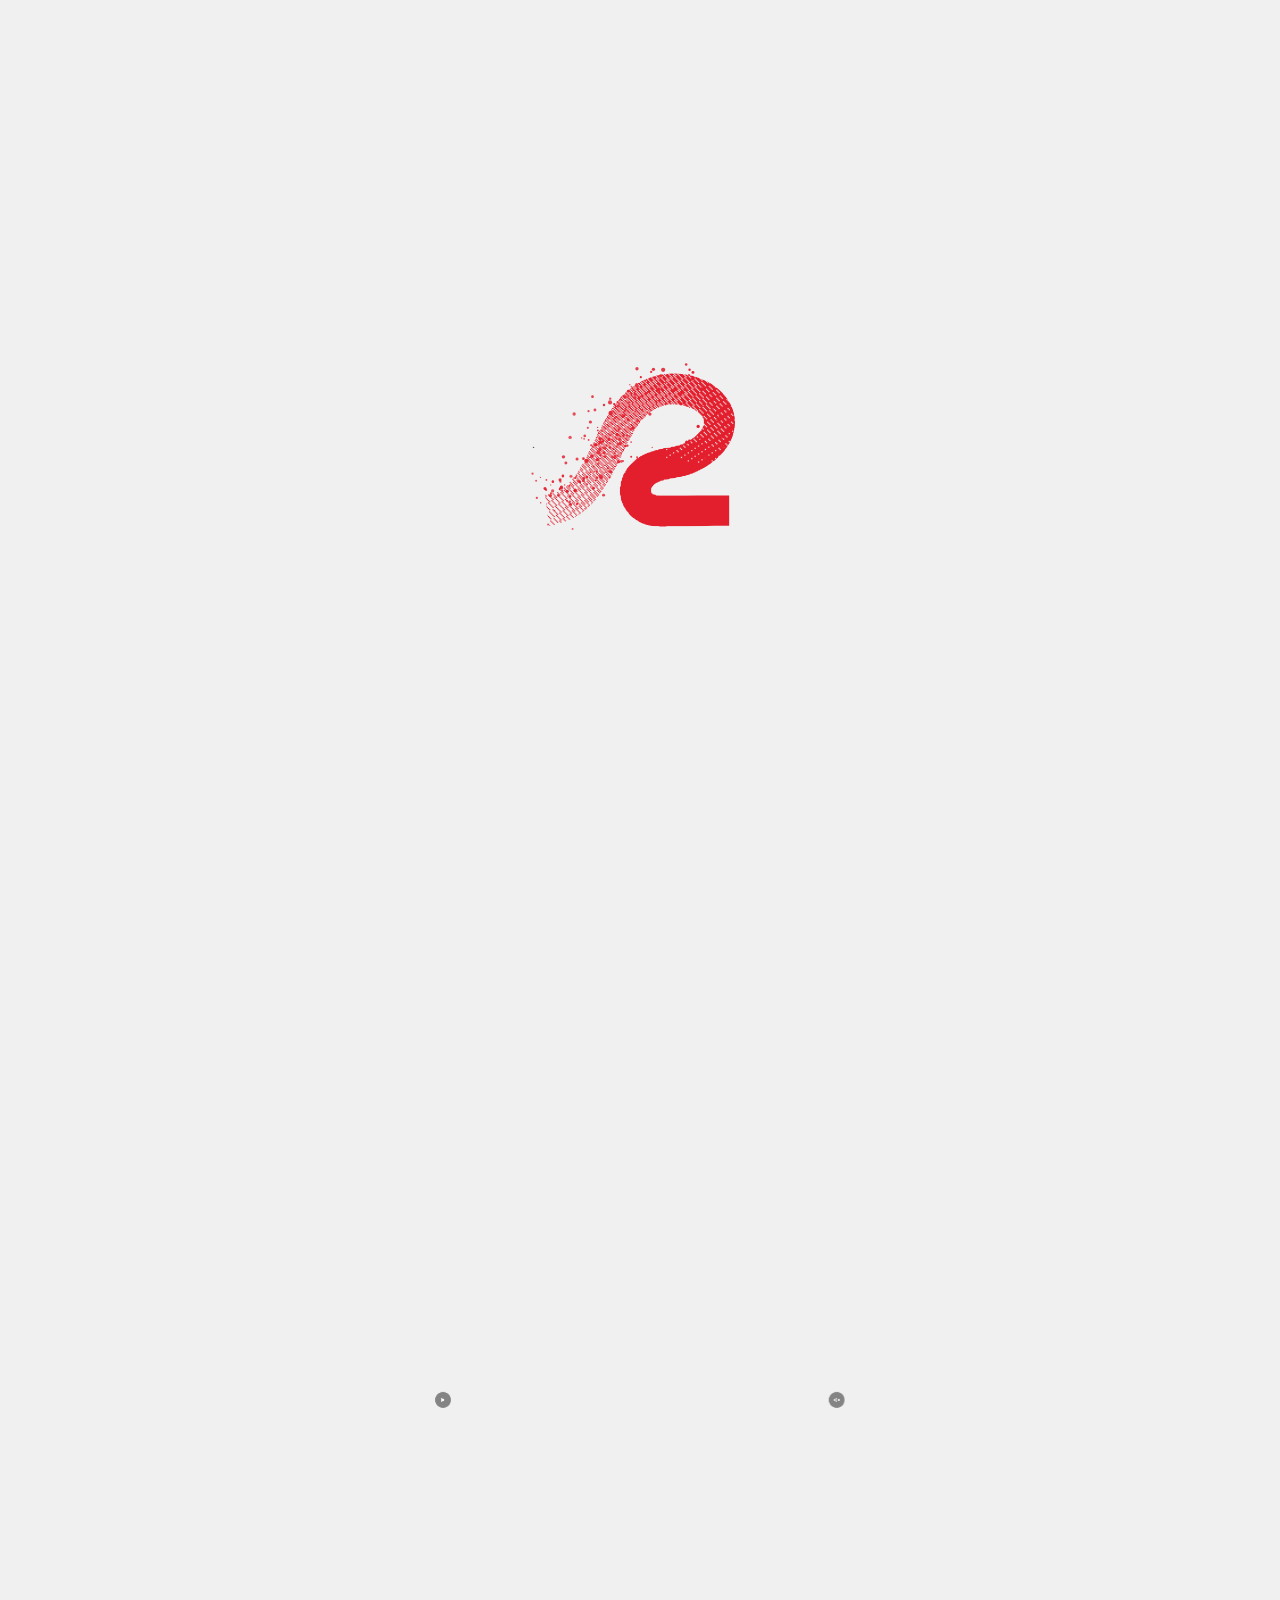
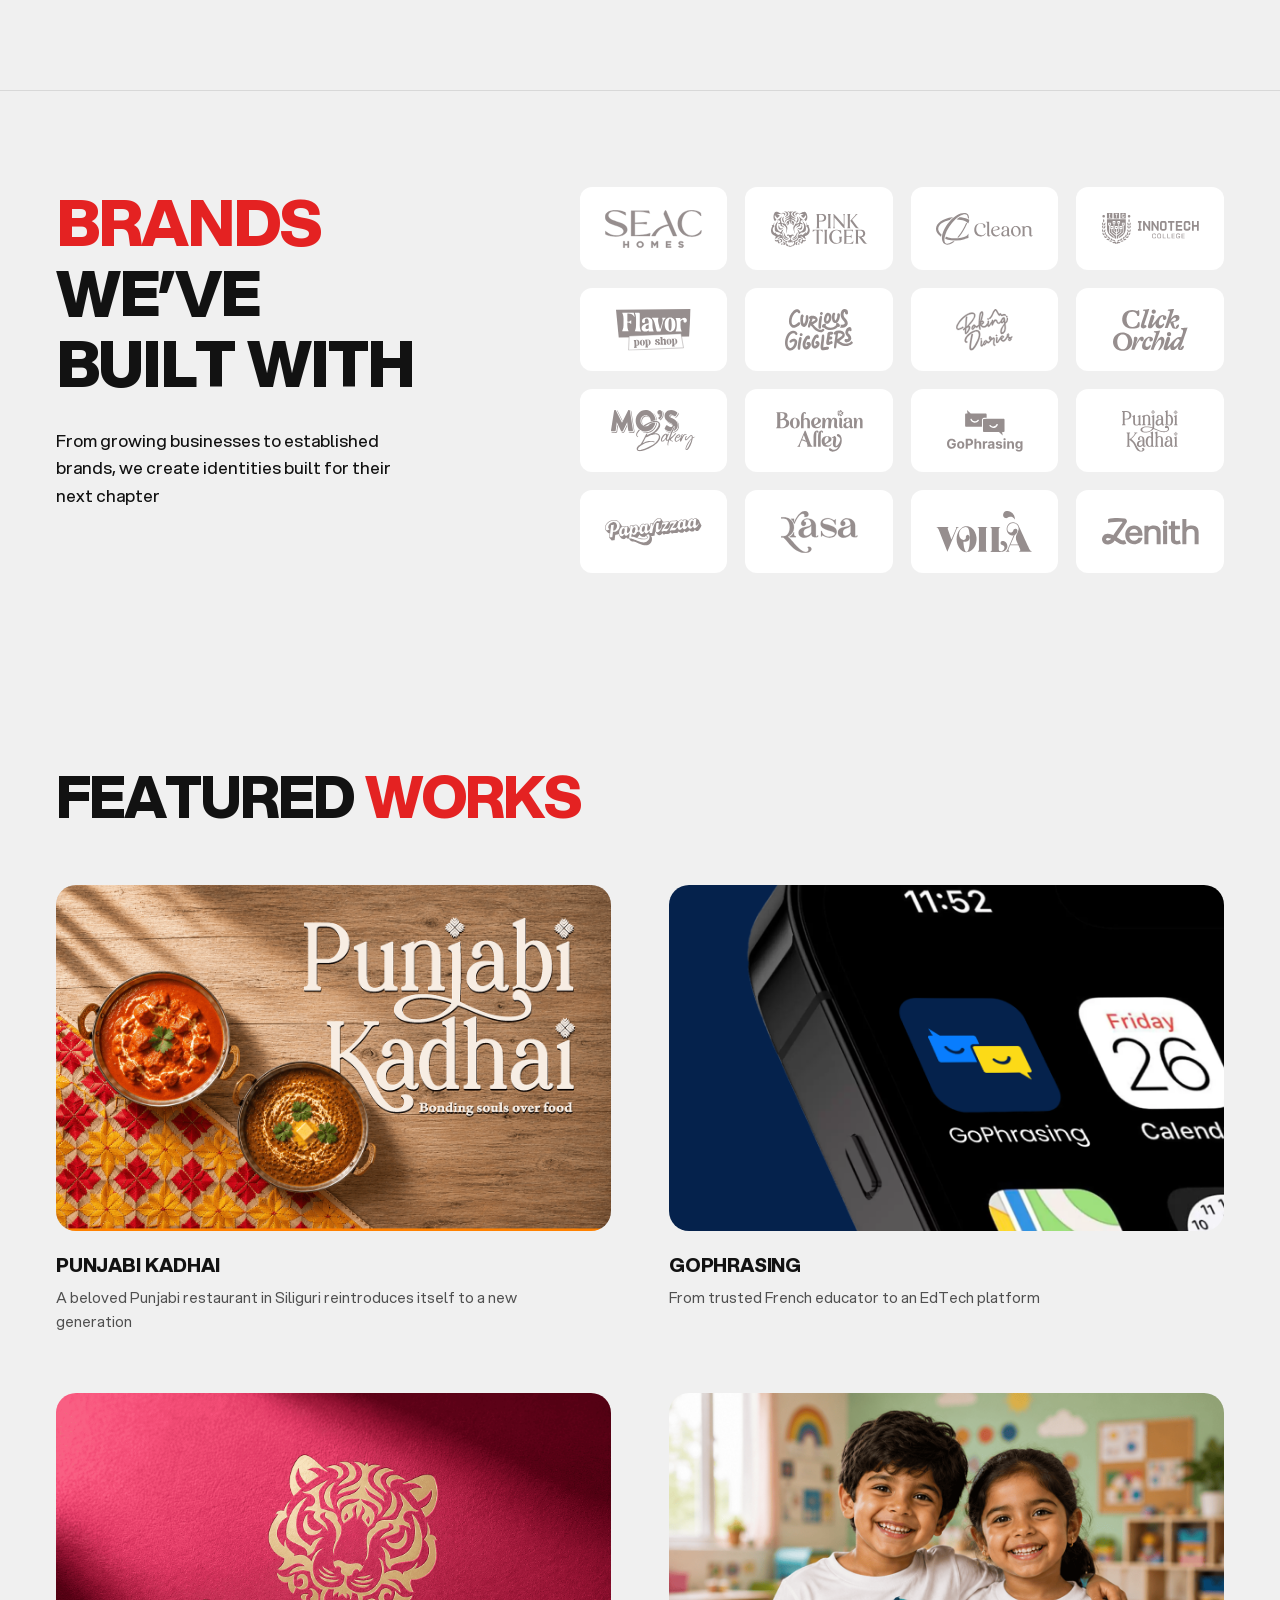
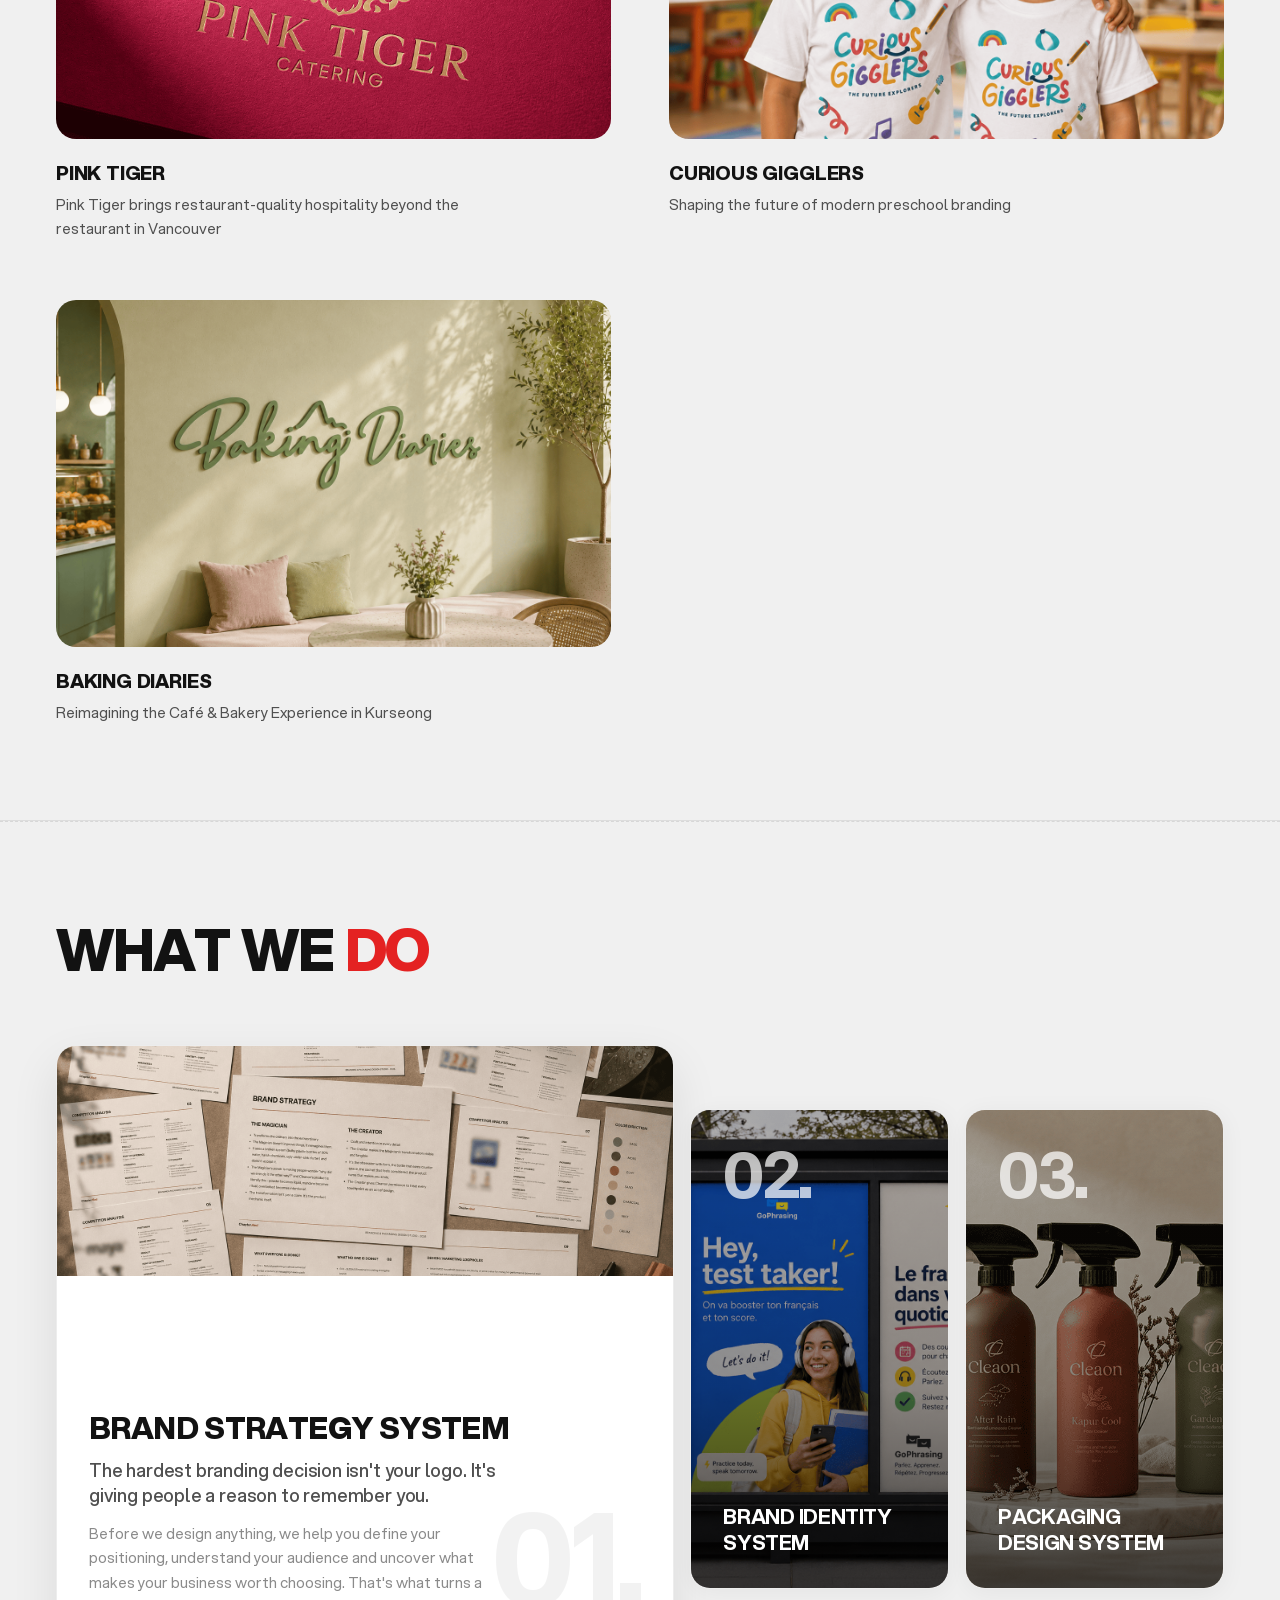
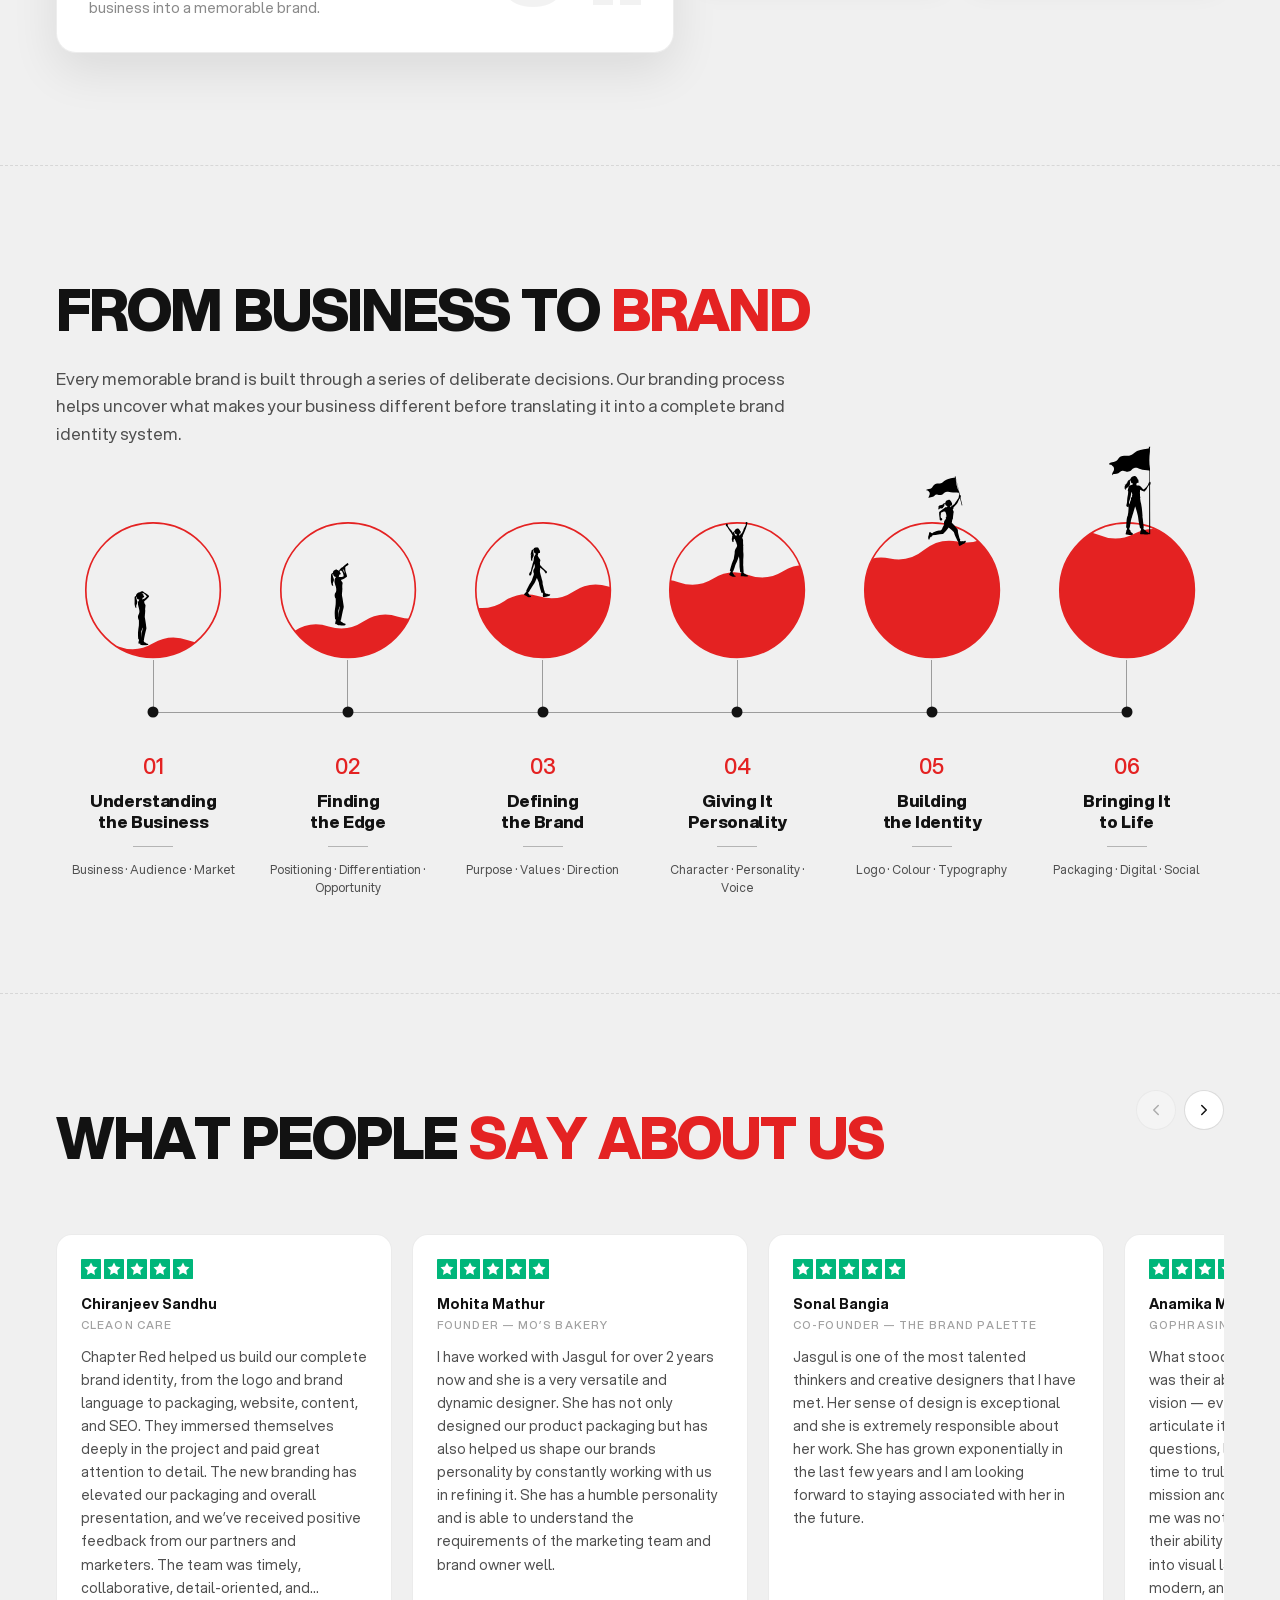
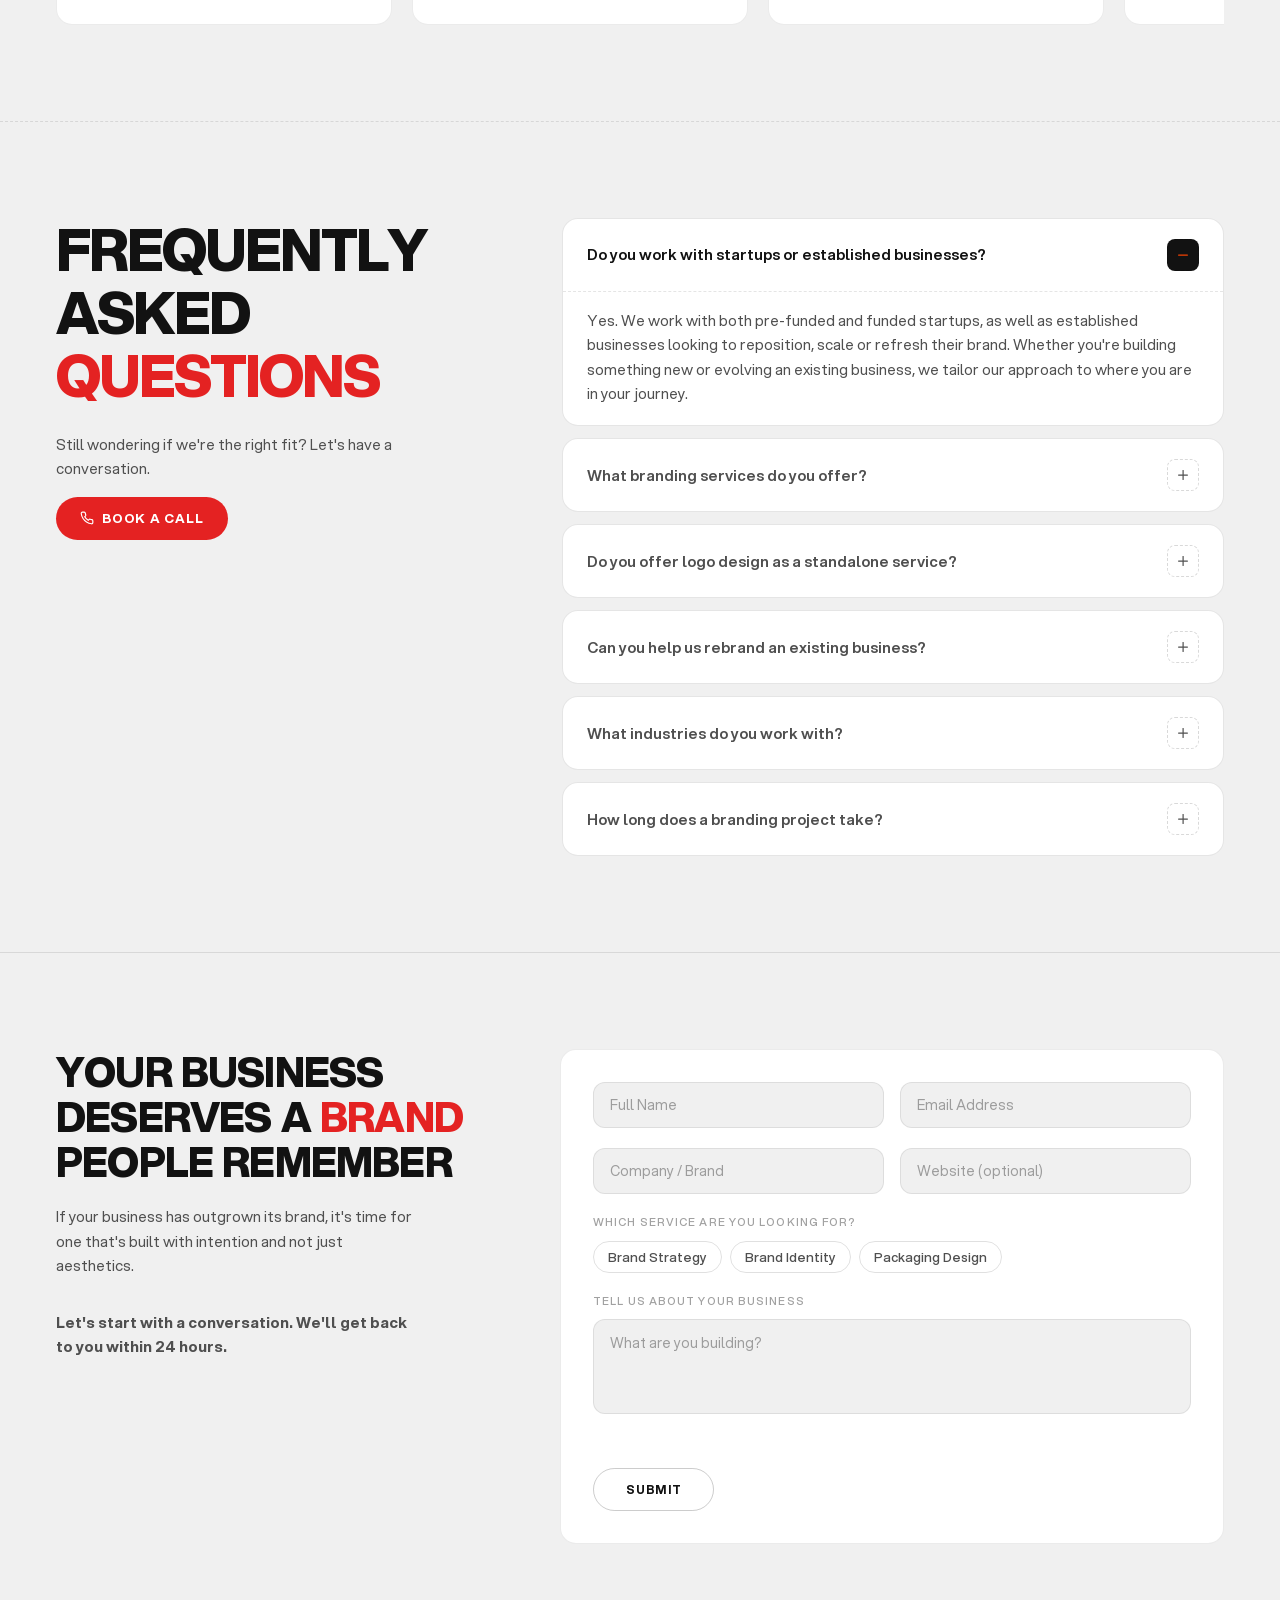
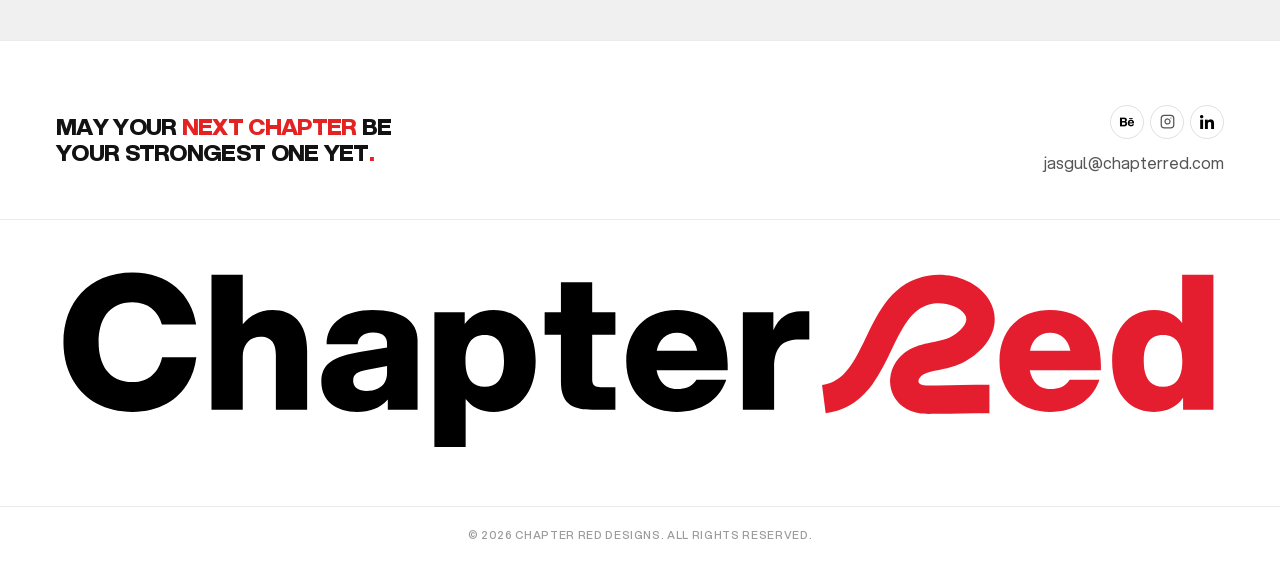
<file: index.html>
<!DOCTYPE html>
<html lang="en" class="antialiased">
<head>
  <meta charset="UTF-8" />
  <!-- Google tag (gtag.js) -->
  <script async src="https://www.googletagmanager.com/gtag/js?id=G-K160Y2YJJE"></script>
  <script>
    window.dataLayer = window.dataLayer || [];
    function gtag(){dataLayer.push(arguments);}
    gtag('js', new Date());
    gtag('config', 'G-K160Y2YJJE');
  </script>
  <meta name="viewport" content="width=device-width, initial-scale=1.0" />
  <title>Chapter Red | Brand Strategy, Identity &amp; Packaging Design</title>
  <meta name="description" content="Chapter Red is a branding studio specialising in brand strategy, brand identity, packaging design, and visual identity systems for FMCG, consumer brands, restaurants, hospitality, EdTech, and startups" />
  <meta name="keywords" content="Brand Strategy, Brand Identity, Brand Identity Design, Branding Studio, Branding Agency, Brand Positioning, Packaging Design, Logo Design, Visual Identity Design, Brand Guidelines, Rebranding, Brand Communication, FMCG Branding, Consumer Brand Branding, Food &amp; Beverage Branding, Restaurant Branding, Hospitality Branding, EdTech Branding, Education Branding, Preschool Branding, Startup Branding, SaaS Branding, D2C Branding, Early-stage Startup Branding, Startup Brand Strategy, Startup Brand Identity, Branding for Consumer Brands, Packaging Design for FMCG" />
  <link rel="canonical" href="https://chapterred.com/" />
  <link rel="icon" href="vector.png" />
  <link rel="stylesheet" href="styles.css" />
  <script src="https://www.google.com/recaptcha/api.js" async defer></script>
</head>
<body>
  <!-- ── Intro: R draws on, then dissolves into the hero's dust ── -->
  <div class="intro-overlay" id="intro-overlay">
    <canvas id="intro-canvas"></canvas>
  </div>

  <!-- ── Site ── -->
  <div class="site-root" id="site-root">
    <div class="page-bg">
      <!-- Decorative dashed column grid -->
      <div class="page-grid">
        <span style="left:20%"></span>
        <span style="left:38%"></span>
        <span style="left:50%"></span>
        <span style="left:62%"></span>
        <span style="left:80%"></span>
      </div>

      <div class="page-z">
        <!-- ── Navbar ── -->
        <header class="navbar" id="navbar">
          <div class="navbar-inner">
            <a href="index.html" class="navbar-logo hero-anim" style="animation-delay:0.04s"><img src="brand/logo.png" alt="Chapter Red" /></a>
            <nav class="navbar-nav nav-expand">
              <a class="navbar-link" href="index.html">HOME</a>
              <a class="navbar-link" href="#services">SERVICES</a>
              <a class="navbar-link" href="work/index.html">WORK</a>
              <a class="navbar-link navbar-link--disabled" aria-disabled="true" title="Coming soon">ABOUT</a>
              <a class="navbar-link" href="#">INSIGHTS</a>
            </nav>
            <a href="book-a-call.html" class="btn-call hero-anim" style="animation-delay:0.42s">
              <svg width="14" height="14" viewBox="0 0 24 24" fill="none" stroke="currentColor" stroke-width="2" stroke-linecap="round" stroke-linejoin="round"><path d="M22 16.92v3a2 2 0 0 1-2.18 2 19.79 19.79 0 0 1-8.63-3.07 19.5 19.5 0 0 1-6-6 19.79 19.79 0 0 1-3.07-8.67A2 2 0 0 1 4.11 2h3a2 2 0 0 1 2 1.72c.127.96.361 1.903.7 2.81a2 2 0 0 1-.45 2.11L8.09 9.91a16 16 0 0 0 6 6l1.27-1.27a2 2 0 0 1 2.11-.45c.907.339 1.85.573 2.81.7A2 2 0 0 1 22 16.92z"/></svg>
              BOOK A CALL
            </a>
            <button class="hamburger hero-anim" style="animation-delay:0.18s" id="hamburger" aria-label="Open menu">
              <span></span><span></span><span></span>
            </button>
          </div>
        </header>
        <div class="mobile-nav" id="mobile-nav">
          <div class="mobile-nav-header">
            <a class="navbar-logo mobile-nav-logo" href="index.html"></a>
            <button class="mobile-nav-close" id="mobile-nav-close" aria-label="Close menu">
              <svg width="20" height="20" viewBox="0 0 24 24" fill="none" stroke="currentColor" stroke-width="2.5" stroke-linecap="round"><line x1="18" y1="6" x2="6" y2="18"/><line x1="6" y1="6" x2="18" y2="18"/></svg>
            </button>
          </div>
          <nav class="mobile-nav-links" id="mobile-nav-links"></nav>
          <div class="mobile-nav-footer">
            <a class="btn-call-lg" id="mobile-nav-cta" href="book-a-call.html">
              <svg width="14" height="14" viewBox="0 0 24 24" fill="none" stroke="currentColor" stroke-width="2" stroke-linecap="round" stroke-linejoin="round"><path d="M22 16.92v3a2 2 0 0 1-2.18 2 19.79 19.79 0 0 1-8.63-3.07 19.5 19.5 0 0 1-6-6 19.79 19.79 0 0 1-3.07-8.67A2 2 0 0 1 4.11 2h3a2 2 0 0 1 2 1.72c.127.96.361 1.903.7 2.81a2 2 0 0 1-.45 2.11L8.09 9.91a16 16 0 0 0 6 6l1.27-1.27a2 2 0 0 1 2.11-.45c.907.339 1.85.573 2.81.7A2 2 0 0 1 22 16.92z"/></svg>
              BOOK A CALL
            </a>
          </div>
        </div>

        <div style="height:100vh; display:flex; flex-direction:column;">
          <!-- ── Hero ── -->
          <section class="hero" id="hero">
            <canvas id="dust-field"></canvas>
            <div class="hero-inner">
              <div class="hero-logo hero-anim" style="animation-delay:0s">
                <img src="brand/logo.png" alt="Chapter Red" />
              </div>
              <h1 class="hero-anim" style="animation-delay:0.08s">
                <span class="dark">Branding That Gets Businesses </span><span class="red">Chosen</span>
              </h1>
              <p class="hero-sub hero-anim" style="animation-delay:0.15s">
                Chapter Red is a Branding &amp; Packaging Design studio creating brands
                that make businesses easier to notice, remember and choose.
              </p>
              <div class="hero-cta hero-anim" style="animation-delay:0.22s">
                <a href="book-a-call.html" class="btn-call-lg">
                  <svg width="14" height="14" viewBox="0 0 24 24" fill="none" stroke="currentColor" stroke-width="2" stroke-linecap="round" stroke-linejoin="round"><path d="M22 16.92v3a2 2 0 0 1-2.18 2 19.79 19.79 0 0 1-8.63-3.07 19.5 19.5 0 0 1-6-6 19.79 19.79 0 0 1-3.07-8.67A2 2 0 0 1 4.11 2h3a2 2 0 0 1 2 1.72c.127.96.361 1.903.7 2.81a2 2 0 0 1-.45 2.11L8.09 9.91a16 16 0 0 0 6 6l1.27-1.27a2 2 0 0 1 2.11-.45c.907.339 1.85.573 2.81.7A2 2 0 0 1 22 16.92z"/></svg>
                  BOOK A CALL
                </a>
                <a href="work/index.html" class="btn-text-link">VIEW OUR WORK &nbsp;→</a>
              </div>
              <div class="hero-trust hero-anim" style="animation-delay:0.3s">
                <div class="hero-avatars">
                  <img src="brand/avatars/avatar-1.jpg" alt="" width="40" height="40" />
                  <img src="brand/avatars/avatar-2.jpg" alt="" width="40" height="40" />
                  <img src="brand/avatars/avatar-3.jpg" alt="" width="40" height="40" />
                </div>
                <div class="hero-clutch">
                  <img src="brand/clutch.svg" alt="Clutch — 4.9/5.0 rating" />
                </div>
              </div>
            </div>
            <div class="hero-divider"></div>
          </section>

        </div>

        <!-- ── Showreel ── -->
        <div class="showreel" id="showreel">
          <div class="showreel-frame" id="showreel-frame">
            <video id="showreel-video" src="https://res.cloudinary.com/kmdkox0k/video/upload/v1785569320/showreel-web_h95v7b.mp4" autoplay muted loop playsinline></video>
            <div class="showreel-controls">
              <button class="sr-btn" id="sr-play" aria-label="Play / Pause">
                <svg class="sr-icon sr-icon--play" style="display:none" width="16" height="16" viewBox="0 0 24 24" fill="currentColor"><polygon points="5,3 19,12 5,21"/></svg>
                <svg class="sr-icon sr-icon--pause" width="14" height="14" viewBox="0 0 24 24" fill="currentColor"><rect x="5" y="4" width="4" height="16" rx="1"/><rect x="15" y="4" width="4" height="16" rx="1"/></svg>
              </button>
              <button class="sr-btn" id="sr-mute" aria-label="Mute / Unmute">
                <svg class="sr-icon sr-icon--sound" style="display:none" width="16" height="16" viewBox="0 0 24 24" fill="none" stroke="currentColor" stroke-width="2" stroke-linecap="round" stroke-linejoin="round"><polygon points="11,5 6,9 2,9 2,15 6,15 11,19"/><path d="M19.07 4.93a10 10 0 0 1 0 14.14"/><path d="M15.54 8.46a5 5 0 0 1 0 7.07"/></svg>
                <svg class="sr-icon sr-icon--muted" width="16" height="16" viewBox="0 0 24 24" fill="none" stroke="currentColor" stroke-width="2" stroke-linecap="round" stroke-linejoin="round"><polygon points="11,5 6,9 2,9 2,15 6,15 11,19"/><line x1="23" y1="9" x2="17" y2="15"/><line x1="17" y1="9" x2="23" y2="15"/></svg>
              </button>
            </div>
          </div>
        </div>

        <!-- ── Brands we've built with ── -->
        <section class="brands" id="brands">
          <div class="brands-inner">
            <div class="brands-intro">
              <h2 class="heading-2">
                <span class="red">BRANDS</span><br />
                <span class="dark">WE&rsquo;VE<br />BUILT WITH</span>
              </h2>
              <p class="brands-sub">
                From growing businesses to established brands, we create
                identities built for their next chapter
              </p>
            </div>
            <div class="brands-grid">
              <div class="brand-cell"><img src="brand/logos/seac-homes.svg" alt="SEAC Homes" loading="lazy" /></div>
              <div class="brand-cell"><img src="brand/logos/pink-tiger.svg" alt="Pink Tiger" loading="lazy" /></div>
              <div class="brand-cell"><img src="brand/logos/cleaon.svg" alt="Cleaon" loading="lazy" /></div>
              <div class="brand-cell"><img src="brand/logos/innotech.svg" alt="Innotech College" loading="lazy" /></div>
              <div class="brand-cell"><img src="brand/logos/flavor-pop-shop.svg" alt="Flavor Pop Shop" loading="lazy" /></div>
              <div class="brand-cell"><img src="brand/logos/curious-gigglers.svg" alt="Curious Gigglers" loading="lazy" /></div>
              <div class="brand-cell"><img src="brand/logos/baking-diaries.svg" alt="Baking Diaries" loading="lazy" /></div>
              <div class="brand-cell"><img src="brand/logos/click-orchid.svg" alt="Click Orchid" loading="lazy" /></div>
              <div class="brand-cell"><img src="brand/logos/mos-bakery.svg" alt="Mo's Bakery" loading="lazy" /></div>
              <div class="brand-cell"><img src="brand/logos/bohemian-alley.svg" alt="Bohemian Alley" loading="lazy" /></div>
              <div class="brand-cell"><img src="brand/logos/gophrasing.svg" alt="GoPhrasing" loading="lazy" /></div>
              <div class="brand-cell"><img src="brand/logos/punjabi-kadhai.svg" alt="Punjabi Kadhai" loading="lazy" /></div>
              <div class="brand-cell"><img src="brand/logos/paparizzaa.svg" alt="Paparizzaa" loading="lazy" /></div>
              <div class="brand-cell"><img src="brand/logos/rasa.svg" alt="Rasa" loading="lazy" /></div>
              <div class="brand-cell"><img src="brand/logos/voila.svg" alt="Voilà" loading="lazy" /></div>
              <div class="brand-cell"><img src="brand/logos/zenith.svg" alt="Zenith" loading="lazy" /></div>
            </div>
          </div>
        </section>

        <!-- ── Selected work ── -->
        <div id="selected-work"></div>

        <!-- ── Services ── -->
        <section class="services" id="services">
          <div class="services-container" id="services-container">
            <div class="services-header">
              <div class="services-header-inner">
                <div>
                  <h2 class="heading-2"><span class="dark">WHAT WE </span><span class="red">DO</span></h2>
                </div>
              </div>
            </div>
            <!-- service cards injected here -->
          </div>
          <div class="services-spacer"></div>
        </section>

        <!-- ── Process ── -->
        <section class="process">
          <div class="process-head">
            <h2 class="heading-2 reveal"><span class="dark">FROM BUSINESS TO </span><span class="red">BRAND</span></h2>
            <p class="reveal">Every memorable brand is built through a series of deliberate decisions. Our branding process helps uncover what makes your business different before translating it into a complete brand identity system.</p>
          </div>
          <div class="pr-track" id="process-steps"></div>
        </section>

        <!-- ── Reviews ── -->
        <section class="reviews">
          <div class="section-head">
            <div><h2 class="heading-2"><span class="dark">WHAT PEOPLE </span><span class="red">SAY ABOUT US</span></h2></div>
            <div class="rv-nav">
              <button class="rv-arrow" id="rv-prev" aria-label="Previous testimonials">
                <svg width="18" height="18" viewBox="0 0 24 24" fill="none" stroke="currentColor" stroke-width="2" stroke-linecap="round" stroke-linejoin="round"><polyline points="15 18 9 12 15 6"/></svg>
              </button>
              <button class="rv-arrow" id="rv-next" aria-label="Next testimonials">
                <svg width="18" height="18" viewBox="0 0 24 24" fill="none" stroke="currentColor" stroke-width="2" stroke-linecap="round" stroke-linejoin="round"><polyline points="9 18 15 12 9 6"/></svg>
              </button>
            </div>
          </div>
          <div class="rv-track" id="reviews-grid"></div>
        </section>

        <!-- ── Team / What We Think — hidden until blog posts are ready ── -->
        <!--
        <section class="team" id="about">
          <div class="section-head">
            <div><h2 class="heading-2"><span class="dark">WHAT WE </span><span class="red">THINK</span></h2></div>
          </div>
          <div class="team-grid" id="team-grid"></div>
        </section>
        -->

        <!-- ── FAQ ── -->
        <section class="faq" id="faq">
          <div class="faq-grid">
            <div class="faq-left">
              <h2 class="heading-2"><span class="dark">FREQUENTLY ASKED </span><span class="red">QUESTIONS</span></h2>
              <p>Still wondering if we&apos;re the right fit? Let&apos;s have a conversation.</p>
              <a href="book-a-call.html" class="btn-call-sm">
                <svg width="14" height="14" viewBox="0 0 24 24" fill="none" stroke="currentColor" stroke-width="2" stroke-linecap="round" stroke-linejoin="round"><path d="M22 16.92v3a2 2 0 0 1-2.18 2 19.79 19.79 0 0 1-8.63-3.07 19.5 19.5 0 0 1-6-6 19.79 19.79 0 0 1-3.07-8.67A2 2 0 0 1 4.11 2h3a2 2 0 0 1 2 1.72c.127.96.361 1.903.7 2.81a2 2 0 0 1-.45 2.11L8.09 9.91a16 16 0 0 0 6 6l1.27-1.27a2 2 0 0 1 2.11-.45c.907.339 1.85.573 2.81.7A2 2 0 0 1 22 16.92z"/></svg>
                Book a Call
              </a>
            </div>
            <div class="faq-right">
              <div class="faq-list" id="faq-list"></div>
            </div>
          </div>
        </section>

        <!-- ── Contact ── -->
        <section class="contact" id="contact">
          <div class="contact-inner">
            <div class="contact-cols">
              <div class="contact-left">
                <h2>Your business deserves a <span class="red">brand</span> people remember</h2>
                <p>If your business has outgrown its brand, it&apos;s time for one that&apos;s built with intention and not just aesthetics.</p>
                <p><strong>Let&apos;s start with a conversation. We&apos;ll get back to you within 24 hours.</strong></p>
              </div>
              <div class="contact-card">
                <!-- Success state -->
                <div id="contact-success" style="display:none;text-align:center;padding:3rem 1rem">
                  <p style="font-size:1.5rem;font-weight:800;color:#121212;margin-bottom:0.75rem">We&apos;ve got your message.</p>
                  <p style="font-size:1rem;color:#4F4F4F;line-height:1.6">We&apos;ll review your enquiry and get back to you within 24 hours.</p>
                </div>

                <form class="contact-form" id="contact-form">
                  <!-- Honeypot -->
                  <input type="text" name="_hp" tabindex="-1" autocomplete="off"
                    style="position:absolute;left:-9999px;width:1px;height:1px;opacity:0;" aria-hidden="true" />
                  <div class="contact-row">
                    <input class="field" type="text" name="name" placeholder="Full Name" autocomplete="off" />
                    <input class="field" type="email" name="email" placeholder="Email Address" autocomplete="off" />
                  </div>
                  <div class="contact-row">
                    <input class="field" type="text" name="company" placeholder="Company / Brand" autocomplete="off" />
                    <input class="field" type="url" name="website" placeholder="Website (optional)" autocomplete="off" />
                  </div>
                  <div>
                    <p class="field-label">Which service are you looking for?</p>
                    <div class="service-tags">
                      <button type="button" class="service-tag">Brand Strategy</button>
                      <button type="button" class="service-tag">Brand Identity</button>
                      <button type="button" class="service-tag">Packaging Design</button>
                    </div>
                  </div>
                  <div>
                    <p class="field-label">Tell us about your business</p>
                    <textarea class="field" name="message" placeholder="What are you building?" rows="3"></textarea>
                  </div>
                  <div class="g-recaptcha" data-sitekey="6LeJiXAtAAAAABmM5H7StC3I7NQ_BDrQmKzmrGQA" style="margin-bottom:0.5rem"></div>
                  <p id="contact-error" style="display:none;color:#E42222;font-size:0.875rem;margin-bottom:0.75rem;font-family:'Aspekta',sans-serif;font-weight:600"></p>
                  <button type="submit" class="submit-btn">
                    <span class="fill"></span>
                    <span class="label">Submit</span>
                  </button>
                </form>
              </div>
            </div>
          </div>
        </section>

        <!-- ── Footer ── -->
        <footer class="footer">
          <div class="footer-quote-wrap">
            <p class="footer-quote-text">May your <span class="footer-quote-dot">next chapter</span> be your strongest one yet<span class="footer-quote-dot">.</span></p>
            <div class="footer-right-group">
              <div class="footer-socials">
                <a href="https://www.behance.net/chapterreddesigns" target="_blank" rel="noopener" aria-label="Behance">
                  <img src="brand/behance.png" alt="Behance" width="16" height="16" style="display:block;object-fit:contain" />
                </a>
                <a href="https://www.instagram.com/chapterreddesigns/" target="_blank" rel="noopener" aria-label="Instagram">
                  <svg viewBox="0 0 24 24" fill="none" stroke="currentColor" stroke-width="2" stroke-linecap="round" stroke-linejoin="round" width="15" height="15"><rect x="2" y="2" width="20" height="20" rx="5" ry="5"/><path d="M16 11.37A4 4 0 1 1 12.63 8 4 4 0 0 1 16 11.37z"/><line x1="17.5" y1="6.5" x2="17.51" y2="6.5"/></svg>
                </a>
                <a href="https://www.linkedin.com/company/chapterred/" target="_blank" rel="noopener" aria-label="LinkedIn">
                  <img src="brand/linnkedin.png" alt="LinkedIn" width="16" height="16" style="display:block;object-fit:contain" />
                </a>
              </div>
              <a class="footer-email-link" href="mailto:jasgul@chapterred.com">jasgul@chapterred.com</a>
            </div>
          </div>
          <div class="footer-logo-section">
            <img src="brand/logo-footer.svg" alt="Chapter Red" class="footer-logo-img" />
          </div>
          <div class="footer-bottom">
            <p class="footer-copyright">© 2026 CHAPTER RED DESIGNS. All Rights Reserved.</p>
          </div>
        </footer>
      </div>
    </div>
  </div>

  <script src="main.js?v=7"></script>
  <script>
    (function () {
      var SCRIPT_URL = 'https://script.google.com/macros/s/AKfycbzZAZNflOzKBkge-On6JZPZ9CW-n44VfLo4OvRShWR_R4fAWEC9_jjk61_ZEn3adptIqQ/exec';

      var form      = document.getElementById('contact-form');
      var successEl = document.getElementById('contact-success');
      var errorEl   = document.getElementById('contact-error');
      var submitBtn = form.querySelector('.submit-btn');
      var labelEl   = submitBtn.querySelector('.label');

      form.addEventListener('submit', function (e) {
        e.preventDefault();

        var services = Array.from(form.querySelectorAll('.service-tag.selected'))
          .map(function (t) { return t.textContent.trim(); })
          .join(', ');

        var token = (typeof grecaptcha !== 'undefined') ? grecaptcha.getResponse() : '';
        if (!token) {
          showError('Please tick the "I\'m not a robot" box before submitting.');
          return;
        }

        var payload = {
          name:     form.querySelector('[name="name"]').value.trim(),
          email:    form.querySelector('[name="email"]').value.trim(),
          company:  form.querySelector('[name="company"]').value.trim(),
          website:  form.querySelector('[name="website"]').value.trim(),
          services: services,
          message:  form.querySelector('[name="message"]').value.trim(),
          token:    token,
          _hp:      form.querySelector('[name="_hp"]').value
        };

        // Attribution ids so the Apps Script can report the lead server-side.
        if (window.CRDLead) Object.assign(payload, window.CRDLead.context());

        if (!payload.name || !payload.email || !payload.message) {
          showError('Please fill in your name, email and message.');
          return;
        }

        setLoading(true);
        hideError();

        fetch(SCRIPT_URL, {
          method:  'POST',
          mode:    'no-cors',
          keepalive: true,
          headers: { 'Content-Type': 'text/plain' },
          body:    JSON.stringify(payload)
        })
        .then(function () {
          // Real URL so Google can see the lead; the page fires the conversion.
          if (window.CRDLead) { window.CRDLead.complete(); return; }
          form.style.display = 'none';
          successEl.style.display = 'block';
        })
        .catch(function () {
          showError('Could not send your message. Please try again or email us directly.');
          if (typeof grecaptcha !== 'undefined') grecaptcha.reset();
        })
        .finally(function () {
          setLoading(false);
        });
      });

      function setLoading(on) {
        submitBtn.disabled = on;
        labelEl.textContent = on ? 'Sending…' : 'Submit';
      }
      function showError(msg) { errorEl.textContent = msg; errorEl.style.display = 'block'; }
      function hideError()    { errorEl.style.display = 'none'; }
    })();
  </script>
</body>
</html>
</file>
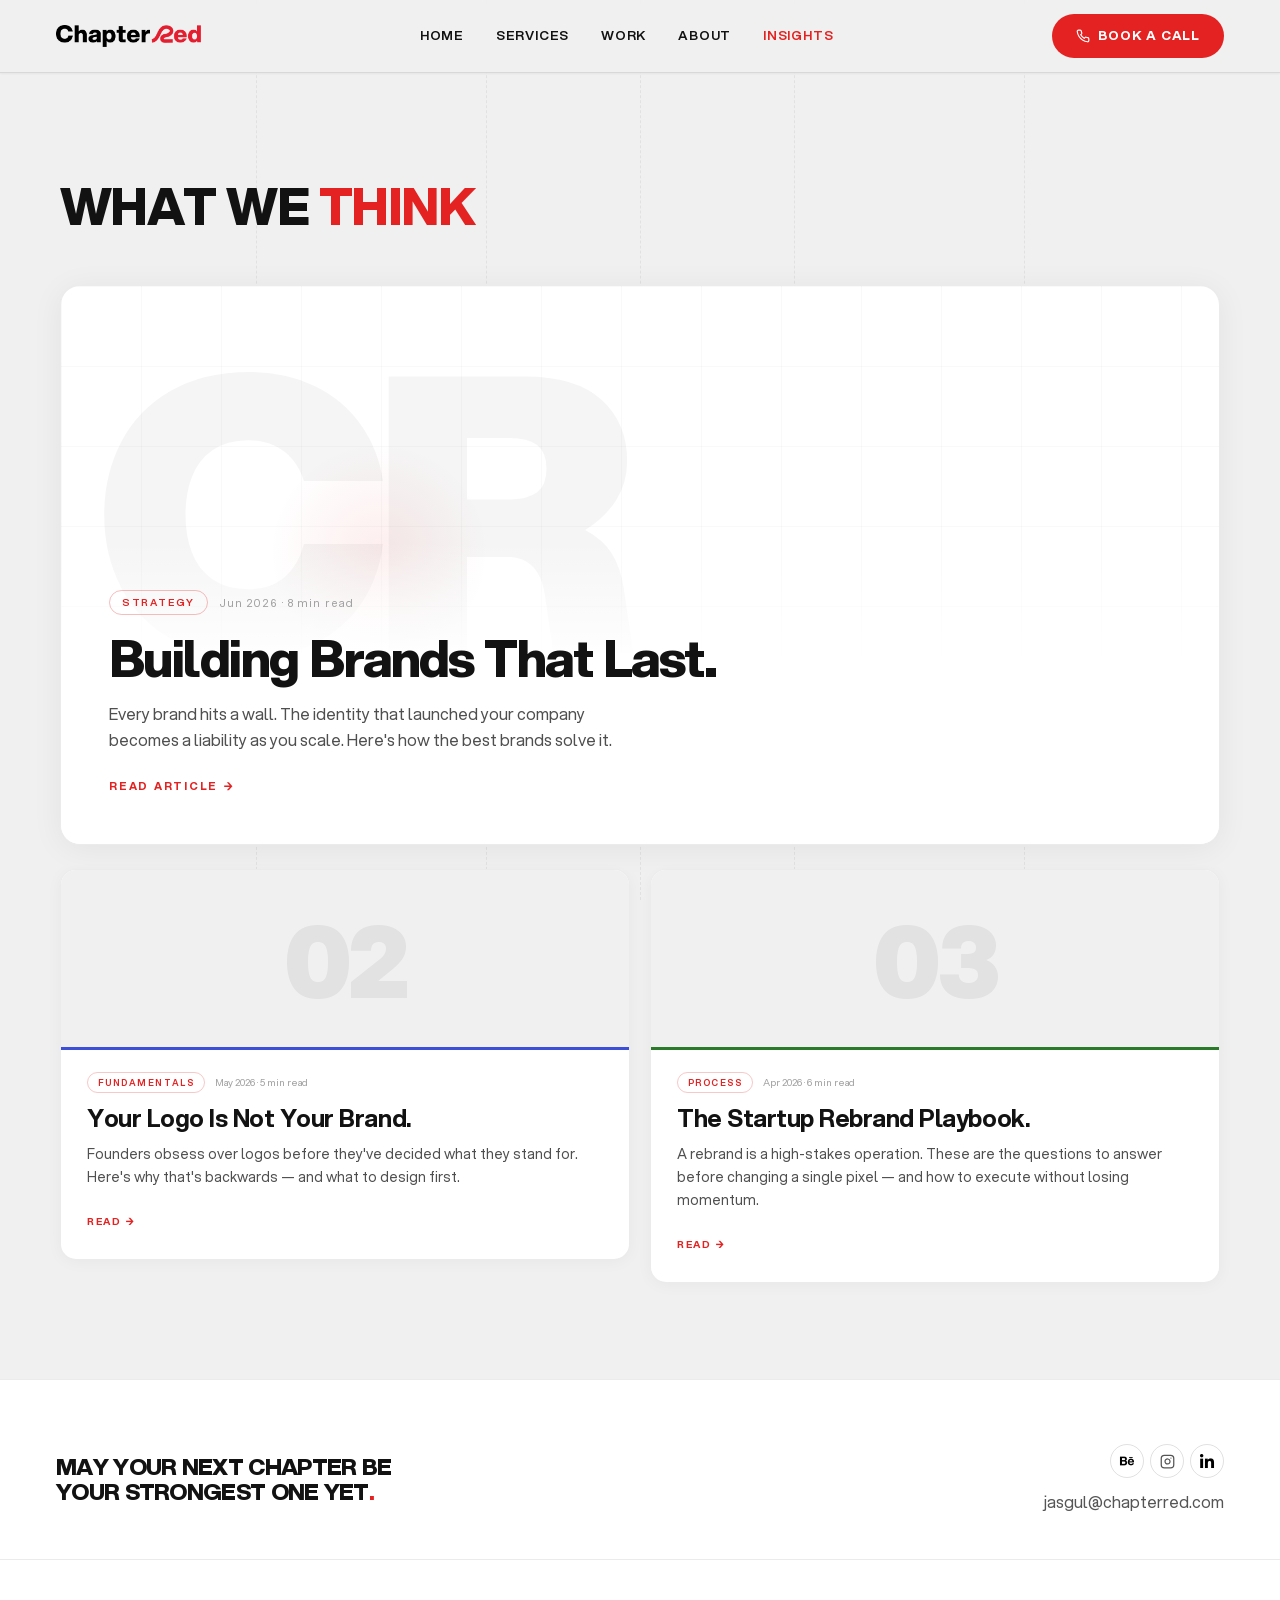
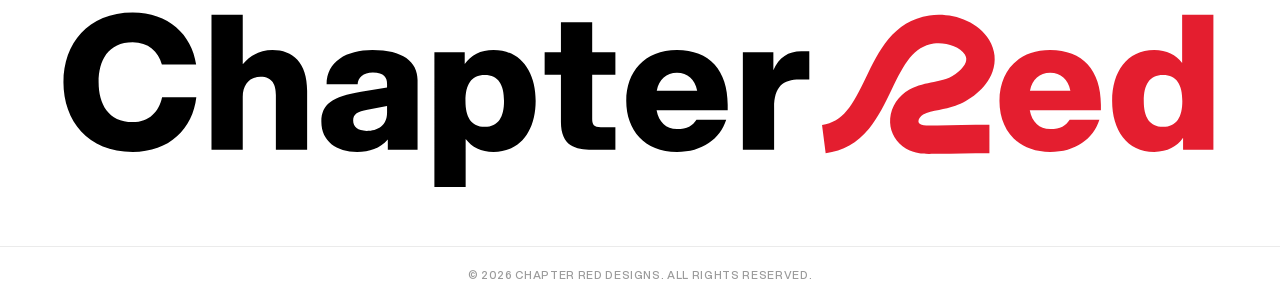
<file: blog/index.html>
<!DOCTYPE html>
<html lang="en" class="antialiased">
<head>
  <meta charset="UTF-8" />
  <!-- Google tag (gtag.js) -->
  <script async src="https://www.googletagmanager.com/gtag/js?id=G-K160Y2YJJE"></script>
  <script>
    window.dataLayer = window.dataLayer || [];
    function gtag(){dataLayer.push(arguments);}
    gtag('js', new Date());
    gtag('config', 'G-K160Y2YJJE');
  </script>
  <meta name="viewport" content="width=device-width, initial-scale=1.0" />
  <title>Insights — Chapter Red</title>
  <meta name="description" content="Insights from Chapter Red — branding strategy, identity and process." />
  <link rel="canonical" href="https://chapterred.com/blog/" />
  <link rel="icon" href="../vector.png" />
  <link rel="stylesheet" href="../styles.css" />
</head>
<body>
  <div class="site-root instant" id="site-root">
    <div class="page-bg">
      <div class="page-grid">
        <span style="left:20%"></span>
        <span style="left:38%"></span>
        <span style="left:50%"></span>
        <span style="left:62%"></span>
        <span style="left:80%"></span>
      </div>
      <div class="page-z">

        <!-- ── Navbar ── -->
        <header class="navbar scrolled" id="navbar">
          <div class="navbar-inner">
            <a href="../index.html" class="navbar-logo"><img src="../brand/logo.png" alt="Chapter Red" /></a>
            <nav class="navbar-nav">
              <a class="navbar-link" href="../index.html">HOME</a>
              <a class="navbar-link" href="../index.html#services">SERVICES</a>
              <a class="navbar-link" href="../work/index.html">WORK</a>
              <a class="navbar-link" href="../index.html#about">ABOUT</a>
              <a class="navbar-link" style="color:var(--red)" href="#">INSIGHTS</a>
            </nav>
            <a href="../book-a-call.html" class="btn-call">
              <svg width="14" height="14" viewBox="0 0 24 24" fill="none" stroke="currentColor" stroke-width="2" stroke-linecap="round" stroke-linejoin="round"><path d="M22 16.92v3a2 2 0 0 1-2.18 2 19.79 19.79 0 0 1-8.63-3.07 19.5 19.5 0 0 1-6-6 19.79 19.79 0 0 1-3.07-8.67A2 2 0 0 1 4.11 2h3a2 2 0 0 1 2 1.72c.127.96.361 1.903.7 2.81a2 2 0 0 1-.45 2.11L8.09 9.91a16 16 0 0 0 6 6l1.27-1.27a2 2 0 0 1 2.11-.45c.907.339 1.85.573 2.81.7A2 2 0 0 1 22 16.92z"/></svg>
              BOOK A CALL
            </a>
            <button class="hamburger" id="hamburger" aria-label="Open menu">
              <span></span><span></span><span></span>
            </button>
          </div>
        </header>
        <div class="mobile-nav" id="mobile-nav">
          <div class="mobile-nav-header">
            <a class="navbar-logo mobile-nav-logo" href="../index.html"><img src="../brand/logo.png" alt="Chapter Red" /></a>
            <button class="mobile-nav-close" id="mobile-nav-close" aria-label="Close menu">
              <svg width="20" height="20" viewBox="0 0 24 24" fill="none" stroke="currentColor" stroke-width="2.5" stroke-linecap="round"><line x1="18" y1="6" x2="6" y2="18"/><line x1="6" y1="6" x2="18" y2="18"/></svg>
            </button>
          </div>
          <nav class="mobile-nav-links" id="mobile-nav-links"></nav>
          <div class="mobile-nav-footer">
            <a class="btn-call-lg" id="mobile-nav-cta" href="../book-a-call.html">
              <svg width="14" height="14" viewBox="0 0 24 24" fill="none" stroke="currentColor" stroke-width="2" stroke-linecap="round" stroke-linejoin="round"><path d="M22 16.92v3a2 2 0 0 1-2.18 2 19.79 19.79 0 0 1-8.63-3.07 19.5 19.5 0 0 1-6-6 19.79 19.79 0 0 1-3.07-8.67A2 2 0 0 1 4.11 2h3a2 2 0 0 1 2 1.72c.127.96.361 1.903.7 2.81a2 2 0 0 1-.45 2.11L8.09 9.91a16 16 0 0 0 6 6l1.27-1.27a2 2 0 0 1 2.11-.45c.907.339 1.85.573 2.81.7A2 2 0 0 1 22 16.92z"/></svg>
              BOOK A CALL
            </a>
          </div>
        </div>

        <div style="padding-top:4.5rem">

          <!-- ── Page header ── -->
          <div class="work-page-header">
            <h1>WHAT WE <span style="color:var(--red)">THINK</span></h1>
          </div>

          <!-- ── Featured article ── -->
          <div style="max-width:80rem;margin:0 auto;padding:0 clamp(1.5rem,5vw,3.75rem)">
            <a href="building-brands-that-last/index.html" style="text-decoration:none">
              <div style="position:relative;border-radius:1.25rem;overflow:hidden;height:clamp(22.5rem,48vw,35rem);background:white;border:1px solid rgba(0,0,0,0.08);display:flex;align-items:flex-end;cursor:pointer;box-shadow:0 4px 32px rgba(0,0,0,0.06)">
                <div style="position:absolute;inset:0;overflow:hidden">
                  <div style="position:absolute;top:5%;left:3%;font-family:'Aspekta',sans-serif;font-size:clamp(12.5rem,30vw,27.5rem);font-weight:900;line-height:1;color:rgba(18,18,18,0.04);letter-spacing:-0.06em;user-select:none">CR</div>
                  <div style="position:absolute;top:28%;left:18%;width:13.75rem;height:13.75rem;border-radius:50%;background:radial-gradient(circle,rgba(228,34,34,0.08) 0%,transparent 70%)"></div>
                  <div style="position:absolute;inset:0;background-image:linear-gradient(rgba(0,0,0,0.025) 1px,transparent 1px),linear-gradient(90deg,rgba(0,0,0,0.025) 1px,transparent 1px);background-size:5rem 5rem"></div>
                </div>
                <div style="position:relative;z-index:2;padding:clamp(1.5rem,4vw,3rem);width:100%;background:linear-gradient(to top,white 60%,transparent 100%)">
                  <div style="display:flex;align-items:center;gap:0.75rem;margin-bottom:1rem">
                    <span style="border:1px solid rgba(228,34,34,0.3);border-radius:100px;padding:0.25rem 0.75rem;font-size:0.625rem;font-weight:600;letter-spacing:.16em;text-transform:uppercase;color:#E42222">Strategy</span>
                    <span style="font-size:0.6875rem;color:#A1A1A1;letter-spacing:.1em">Jun 2026 · 8 min read</span>
                  </div>
                  <h2 style="font-family:'Aspekta',sans-serif;font-size:clamp(1.75rem,4vw,3.375rem);font-weight:800;line-height:1.05;letter-spacing:-0.03em;color:#121212;margin:0 0 1rem;max-width:40rem">Building Brands That Last.</h2>
                  <p style="font-size:1rem;color:#4F4F4F;line-height:1.65;max-width:32.5rem;margin:0">Every brand hits a wall. The identity that launched your company becomes a liability as you scale. Here's how the best brands solve it.</p>
                  <div style="margin-top:1.5rem;display:inline-flex;align-items:center;gap:0.5rem;font-size:0.6875rem;font-weight:700;letter-spacing:.16em;text-transform:uppercase;color:#E42222">Read article →</div>
                </div>
              </div>
            </a>
          </div>

          <!-- ── Article grid ── -->
          <div style="max-width:80rem;margin:0 auto;padding:1.5rem clamp(1.5rem,5vw,3.75rem) 6rem;display:grid;grid-template-columns:repeat(auto-fit,minmax(18.75rem,1fr));gap:1.25rem">
            <div class="reveal" style="transition-delay:0s">
              <a href="visual-identity-last/index.html" style="text-decoration:none">
                <div style="background:white;border:1px solid rgba(0,0,0,0.08);border-radius:1rem;overflow:hidden;cursor:pointer;box-shadow:0 2px 16px rgba(0,0,0,0.04)">
                  <div style="height:11.25rem;position:relative;overflow:hidden;background:#F0F0F0;display:flex;align-items:center;justify-content:center">
                    <span style="font-family:'Aspekta',sans-serif;font-size:clamp(4rem,12vw,6.25rem);font-weight:900;letter-spacing:-0.04em;color:rgba(18,18,18,0.06)">02</span>
                    <div style="position:absolute;bottom:0;left:0;right:0;height:3px;background:#3B4FD9"></div>
                  </div>
                  <div style="padding:1.375rem 1.625rem 1.75rem">
                    <div style="display:flex;align-items:center;gap:0.625rem;margin-bottom:0.75rem">
                      <span style="border:1px solid rgba(228,34,34,0.25);border-radius:100px;padding:0.1875rem 0.625rem;font-size:0.5625rem;font-weight:600;letter-spacing:.16em;text-transform:uppercase;color:#E42222">Fundamentals</span>
                      <span style="font-size:0.625rem;color:#A1A1A1">May 2026 · 5 min read</span>
                    </div>
                    <h3 style="font-family:'Aspekta',sans-serif;font-size:clamp(1.125rem,2vw,1.5rem);font-weight:700;line-height:1.15;letter-spacing:-0.02em;color:#121212;margin:0 0 0.625rem">Your Logo Is Not Your Brand.</h3>
                    <p style="font-size:0.875rem;color:#4F4F4F;line-height:1.65;margin:0 0 1.125rem">Founders obsess over logos before they've decided what they stand for. Here's why that's backwards — and what to design first.</p>
                    <span style="font-size:0.625rem;font-weight:700;letter-spacing:.16em;text-transform:uppercase;color:#E42222">Read →</span>
                  </div>
                </div>
              </a>
            </div>
            <div class="reveal" style="transition-delay:0.1s">
              <a href="startup-rebrand-playbook/index.html" style="text-decoration:none">
                <div style="background:white;border:1px solid rgba(0,0,0,0.08);border-radius:1rem;overflow:hidden;cursor:pointer;box-shadow:0 2px 16px rgba(0,0,0,0.04)">
                  <div style="height:11.25rem;position:relative;overflow:hidden;background:#F0F0F0;display:flex;align-items:center;justify-content:center">
                    <span style="font-family:'Aspekta',sans-serif;font-size:clamp(4rem,12vw,6.25rem);font-weight:900;letter-spacing:-0.04em;color:rgba(18,18,18,0.06)">03</span>
                    <div style="position:absolute;bottom:0;left:0;right:0;height:3px;background:#2a7a2a"></div>
                  </div>
                  <div style="padding:1.375rem 1.625rem 1.75rem">
                    <div style="display:flex;align-items:center;gap:0.625rem;margin-bottom:0.75rem">
                      <span style="border:1px solid rgba(228,34,34,0.25);border-radius:100px;padding:0.1875rem 0.625rem;font-size:0.5625rem;font-weight:600;letter-spacing:.16em;text-transform:uppercase;color:#E42222">Process</span>
                      <span style="font-size:0.625rem;color:#A1A1A1">Apr 2026 · 6 min read</span>
                    </div>
                    <h3 style="font-family:'Aspekta',sans-serif;font-size:clamp(1.125rem,2vw,1.5rem);font-weight:700;line-height:1.15;letter-spacing:-0.02em;color:#121212;margin:0 0 0.625rem">The Startup Rebrand Playbook.</h3>
                    <p style="font-size:0.875rem;color:#4F4F4F;line-height:1.65;margin:0 0 1.125rem">A rebrand is a high-stakes operation. These are the questions to answer before changing a single pixel — and how to execute without losing momentum.</p>
                    <span style="font-size:0.625rem;font-weight:700;letter-spacing:.16em;text-transform:uppercase;color:#E42222">Read →</span>
                  </div>
                </div>
              </a>
            </div>
          </div>
        </div>

        <!-- ── Footer ── -->
                <footer class="footer">
          <div class="footer-quote-wrap">
            <p class="footer-quote-text">May your next chapter be your strongest one yet<span class="footer-quote-dot">.</span></p>
            <div class="footer-right-group">
              <div class="footer-socials">
                <a href="https://www.behance.net/chapterreddesigns" target="_blank" rel="noopener" aria-label="Behance">
                  <img src="../brand/behance.png" alt="Behance" width="16" height="16" style="display:block;object-fit:contain" />
                </a>
                <a href="https://www.instagram.com/chapterreddesigns/" target="_blank" rel="noopener" aria-label="Instagram">
                  <svg viewBox="0 0 24 24" fill="none" stroke="currentColor" stroke-width="2" stroke-linecap="round" stroke-linejoin="round" width="15" height="15"><rect x="2" y="2" width="20" height="20" rx="5" ry="5"/><path d="M16 11.37A4 4 0 1 1 12.63 8 4 4 0 0 1 16 11.37z"/><line x1="17.5" y1="6.5" x2="17.51" y2="6.5"/></svg>
                </a>
                <a href="https://www.linkedin.com/company/chapterred/" target="_blank" rel="noopener" aria-label="LinkedIn">
                  <img src="../brand/linnkedin.png" alt="LinkedIn" width="16" height="16" style="display:block;object-fit:contain" />
                </a>
              </div>
              <a class="footer-email-link" href="mailto:jasgul@chapterred.com">jasgul@chapterred.com</a>
            </div>
          </div>
          <div class="footer-logo-section">
            <img src="../brand/logo-footer.svg" alt="Chapter Red" class="footer-logo-img" />
          </div>
          <div class="footer-bottom">
            <p class="footer-copyright">© 2026 CHAPTER RED DESIGNS. All Rights Reserved.</p>
          </div>
        </footer>

      </div>
    </div>
  </div>

  <script src="../blog.js"></script>
</body>
</html>
</file>
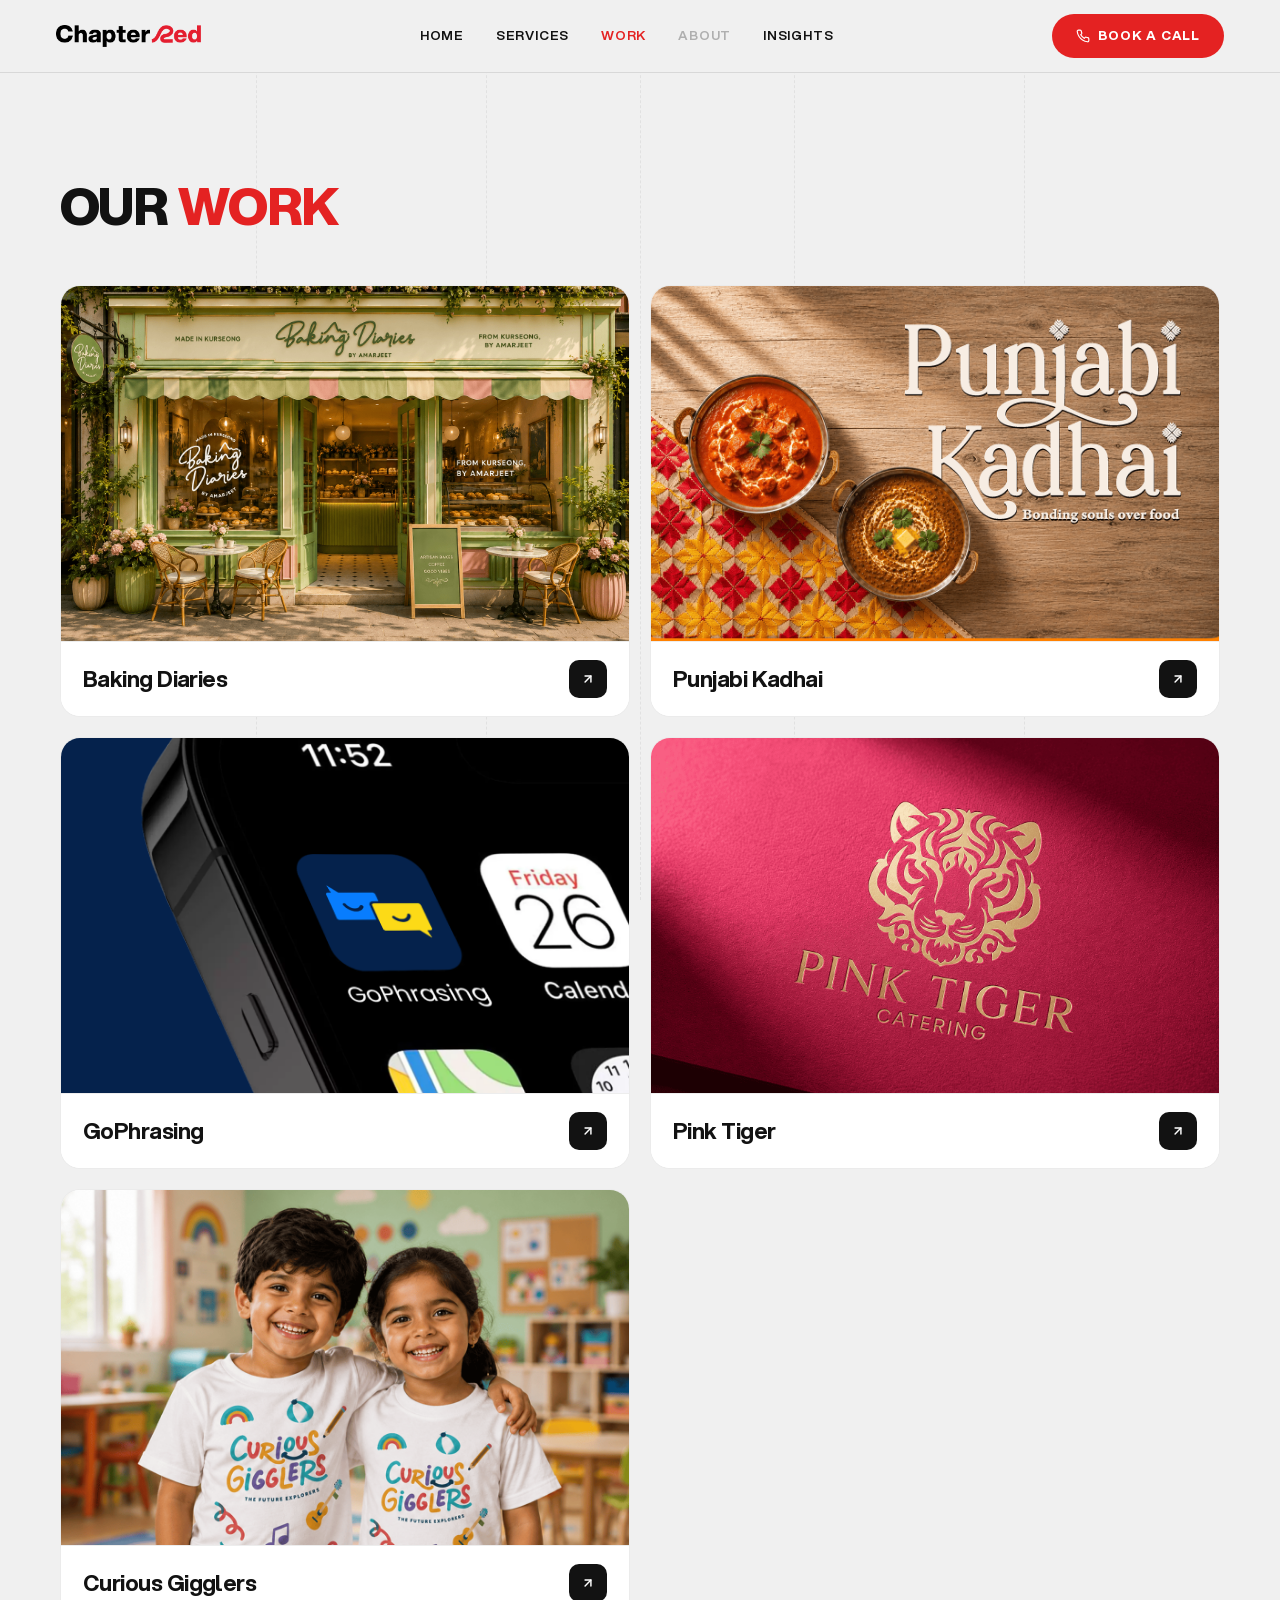
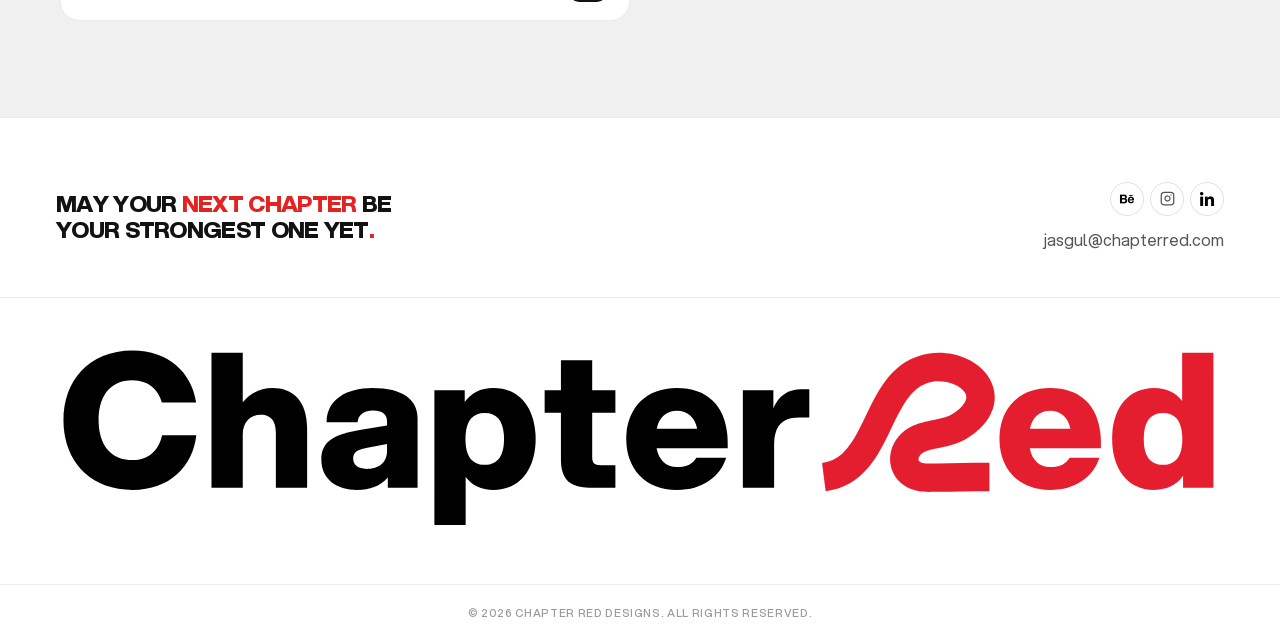
<file: work/index.html>
<!DOCTYPE html>
<html lang="en" class="antialiased">
<head>
  <meta charset="UTF-8" />
  <!-- Google tag (gtag.js) -->
  <script async src="https://www.googletagmanager.com/gtag/js?id=G-K160Y2YJJE"></script>
  <script>
    window.dataLayer = window.dataLayer || [];
    function gtag(){dataLayer.push(arguments);}
    gtag('js', new Date());
    gtag('config', 'G-K160Y2YJJE');
  </script>
  <meta name="viewport" content="width=device-width, initial-scale=1.0" />
  <title>Work — Chapter Red</title>
  <meta name="description" content="Selected branding and packaging work by Chapter Red — strategy-first identities for founders and growing businesses." />
  <link rel="canonical" href="https://chapterred.com/work/" />
  <link rel="icon" href="../vector.png" />
  <link rel="stylesheet" href="../styles.css" />
</head>
<body>
  <div class="site-root instant" id="site-root">
    <div class="page-bg">
      <div class="page-grid">
        <span style="left:20%"></span>
        <span style="left:38%"></span>
        <span style="left:50%"></span>
        <span style="left:62%"></span>
        <span style="left:80%"></span>
      </div>
      <div class="page-z">

        <!-- ── Navbar ── -->
        <header class="navbar scrolled" id="navbar">
          <div class="navbar-inner">
            <a href="../index.html" class="navbar-logo"><img src="../brand/logo.png" alt="Chapter Red" /></a>
            <nav class="navbar-nav">
              <a class="navbar-link" href="../index.html">HOME</a>
              <a class="navbar-link" href="../index.html#services">SERVICES</a>
              <a class="navbar-link" style="color:var(--red)" href="index.html">WORK</a>
              <a class="navbar-link navbar-link--disabled" aria-disabled="true" title="Coming soon">ABOUT</a>
              <a class="navbar-link" href="#">INSIGHTS</a>
            </nav>
            <a href="../book-a-call.html" class="btn-call">
              <svg width="14" height="14" viewBox="0 0 24 24" fill="none" stroke="currentColor" stroke-width="2" stroke-linecap="round" stroke-linejoin="round"><path d="M22 16.92v3a2 2 0 0 1-2.18 2 19.79 19.79 0 0 1-8.63-3.07 19.5 19.5 0 0 1-6-6 19.79 19.79 0 0 1-3.07-8.67A2 2 0 0 1 4.11 2h3a2 2 0 0 1 2 1.72c.127.96.361 1.903.7 2.81a2 2 0 0 1-.45 2.11L8.09 9.91a16 16 0 0 0 6 6l1.27-1.27a2 2 0 0 1 2.11-.45c.907.339 1.85.573 2.81.7A2 2 0 0 1 22 16.92z"/></svg>
              BOOK A CALL
            </a>
            <button class="hamburger" id="hamburger" aria-label="Open menu">
              <span></span><span></span><span></span>
            </button>
          </div>
        </header>
        <div class="mobile-nav" id="mobile-nav">
          <div class="mobile-nav-header">
            <a class="navbar-logo mobile-nav-logo" href="../index.html"><img src="../brand/logo.png" alt="Chapter Red" /></a>
            <button class="mobile-nav-close" id="mobile-nav-close" aria-label="Close menu">
              <svg width="20" height="20" viewBox="0 0 24 24" fill="none" stroke="currentColor" stroke-width="2.5" stroke-linecap="round"><line x1="18" y1="6" x2="6" y2="18"/><line x1="6" y1="6" x2="18" y2="18"/></svg>
            </button>
          </div>
          <nav class="mobile-nav-links" id="mobile-nav-links"></nav>
          <div class="mobile-nav-footer">
            <a class="btn-call-lg" id="mobile-nav-cta" href="../book-a-call.html">
              <svg width="14" height="14" viewBox="0 0 24 24" fill="none" stroke="currentColor" stroke-width="2" stroke-linecap="round" stroke-linejoin="round"><path d="M22 16.92v3a2 2 0 0 1-2.18 2 19.79 19.79 0 0 1-8.63-3.07 19.5 19.5 0 0 1-6-6 19.79 19.79 0 0 1-3.07-8.67A2 2 0 0 1 4.11 2h3a2 2 0 0 1 2 1.72c.127.96.361 1.903.7 2.81a2 2 0 0 1-.45 2.11L8.09 9.91a16 16 0 0 0 6 6l1.27-1.27a2 2 0 0 1 2.11-.45c.907.339 1.85.573 2.81.7A2 2 0 0 1 22 16.92z"/></svg>
              BOOK A CALL
            </a>
          </div>
        </div>

        <div style="padding-top:4.5rem">

          <!-- ── Page header ── -->
          <div class="work-page-header">
            <h1>OUR <span style="color:var(--red)">WORK</span></h1>
          </div>

          <!-- ── Projects grid ── -->
          <div class="wgrid">

            <!-- Card 1: Baking Diaries -->
            <a href="baking-diaries/index.html" class="wgrid-card">
              <div class="wgrid-card-bg">
                <img src="baking-diaries/drive-download-20260902T063837Z-1-001/Baking-Diaries-Bakery-Logo.png" alt="Baking Diaries" loading="lazy" />
              </div>
              <div class="wgrid-card-info">
                <p class="wgrid-card-name">Baking Diaries</p>
                <div class="wgrid-card-arrow">
                  <svg width="14" height="14" viewBox="0 0 24 24" fill="none" stroke="currentColor" stroke-width="2.5" stroke-linecap="round" stroke-linejoin="round"><line x1="7" y1="17" x2="17" y2="7"/><polyline points="7 7 17 7 17 17"/></svg>
                </div>
              </div>
            </a>

            <!-- Card 2: Punjabi Kadhai -->
            <a href="punjabi-kadhai/index.html" class="wgrid-card">
              <div class="wgrid-card-bg">
                <img src="punjabi-kadhai/drive-download-20260724T153409Z-1-001/punjabi-kadhai-brand-pattern.png" alt="Punjabi Kadhai" loading="lazy" />
              </div>
              <div class="wgrid-card-info">
                <p class="wgrid-card-name">Punjabi Kadhai</p>
                <div class="wgrid-card-arrow">
                  <svg width="14" height="14" viewBox="0 0 24 24" fill="none" stroke="currentColor" stroke-width="2.5" stroke-linecap="round" stroke-linejoin="round"><line x1="7" y1="17" x2="17" y2="7"/><polyline points="7 7 17 7 17 17"/></svg>
                </div>
              </div>
            </a>

            <!-- Card 3: GoPhrasing -->
            <a href="go-phrasing/index.html" class="wgrid-card">
              <div class="wgrid-card-bg">
                <img src="go-phrasing/drive-download-20260731T172209Z-1-001/GoPhrasing-App-Icon-Mob-Mockup.png" alt="GoPhrasing" loading="lazy" />
              </div>
              <div class="wgrid-card-info">
                <p class="wgrid-card-name">GoPhrasing</p>
                <div class="wgrid-card-arrow">
                  <svg width="14" height="14" viewBox="0 0 24 24" fill="none" stroke="currentColor" stroke-width="2.5" stroke-linecap="round" stroke-linejoin="round"><line x1="7" y1="17" x2="17" y2="7"/><polyline points="7 7 17 7 17 17"/></svg>
                </div>
              </div>
            </a>

            <!-- Card 4: Pink Tiger -->
            <a href="pink-tiger/index.html" class="wgrid-card">
              <div class="wgrid-card-bg">
                <img src="pink-tiger/drive-download-20260731T075215Z-1-001/Pink-Tiger-Brand-identity-Logo-Mockup.png" alt="Pink Tiger" loading="lazy" />
              </div>
              <div class="wgrid-card-info">
                <p class="wgrid-card-name">Pink Tiger</p>
                <div class="wgrid-card-arrow">
                  <svg width="14" height="14" viewBox="0 0 24 24" fill="none" stroke="currentColor" stroke-width="2.5" stroke-linecap="round" stroke-linejoin="round"><line x1="7" y1="17" x2="17" y2="7"/><polyline points="7 7 17 7 17 17"/></svg>
                </div>
              </div>
            </a>

            <!-- Card 5: Curious Gigglers -->
            <a href="curious-gigglers/index.html" class="wgrid-card">
              <div class="wgrid-card-bg">
                <img src="curious-gigglers/drive-download-20260731T062340Z-1-001/Curious-Gigglers-Logo-Mockup_.png" alt="Curious Gigglers" loading="lazy" />
              </div>
              <div class="wgrid-card-info">
                <p class="wgrid-card-name">Curious Gigglers</p>
                <div class="wgrid-card-arrow">
                  <svg width="14" height="14" viewBox="0 0 24 24" fill="none" stroke="currentColor" stroke-width="2.5" stroke-linecap="round" stroke-linejoin="round"><line x1="7" y1="17" x2="17" y2="7"/><polyline points="7 7 17 7 17 17"/></svg>
                </div>
              </div>
            </a>

          </div>
        </div>

        <!-- ── Footer ── -->
                <footer class="footer">
          <div class="footer-quote-wrap">
            <p class="footer-quote-text">May your <span class="footer-quote-dot">next chapter</span> be your strongest one yet<span class="footer-quote-dot">.</span></p>
            <div class="footer-right-group">
              <div class="footer-socials">
                <a href="https://www.behance.net/chapterreddesigns" target="_blank" rel="noopener" aria-label="Behance">
                  <img src="../brand/behance.png" alt="Behance" width="16" height="16" style="display:block;object-fit:contain" />
                </a>
                <a href="https://www.instagram.com/chapterreddesigns/" target="_blank" rel="noopener" aria-label="Instagram">
                  <svg viewBox="0 0 24 24" fill="none" stroke="currentColor" stroke-width="2" stroke-linecap="round" stroke-linejoin="round" width="15" height="15"><rect x="2" y="2" width="20" height="20" rx="5" ry="5"/><path d="M16 11.37A4 4 0 1 1 12.63 8 4 4 0 0 1 16 11.37z"/><line x1="17.5" y1="6.5" x2="17.51" y2="6.5"/></svg>
                </a>
                <a href="https://www.linkedin.com/company/chapterred/" target="_blank" rel="noopener" aria-label="LinkedIn">
                  <img src="../brand/linnkedin.png" alt="LinkedIn" width="16" height="16" style="display:block;object-fit:contain" />
                </a>
              </div>
              <a class="footer-email-link" href="mailto:jasgul@chapterred.com">jasgul@chapterred.com</a>
            </div>
          </div>
          <div class="footer-logo-section">
            <img src="../brand/logo-footer.svg" alt="Chapter Red" class="footer-logo-img" />
          </div>
          <div class="footer-bottom">
            <p class="footer-copyright">© 2026 CHAPTER RED DESIGNS. All Rights Reserved.</p>
          </div>
        </footer>

      </div>
    </div>
  </div>

  <script src="../main.js"></script>
</body>
</html>
</file>
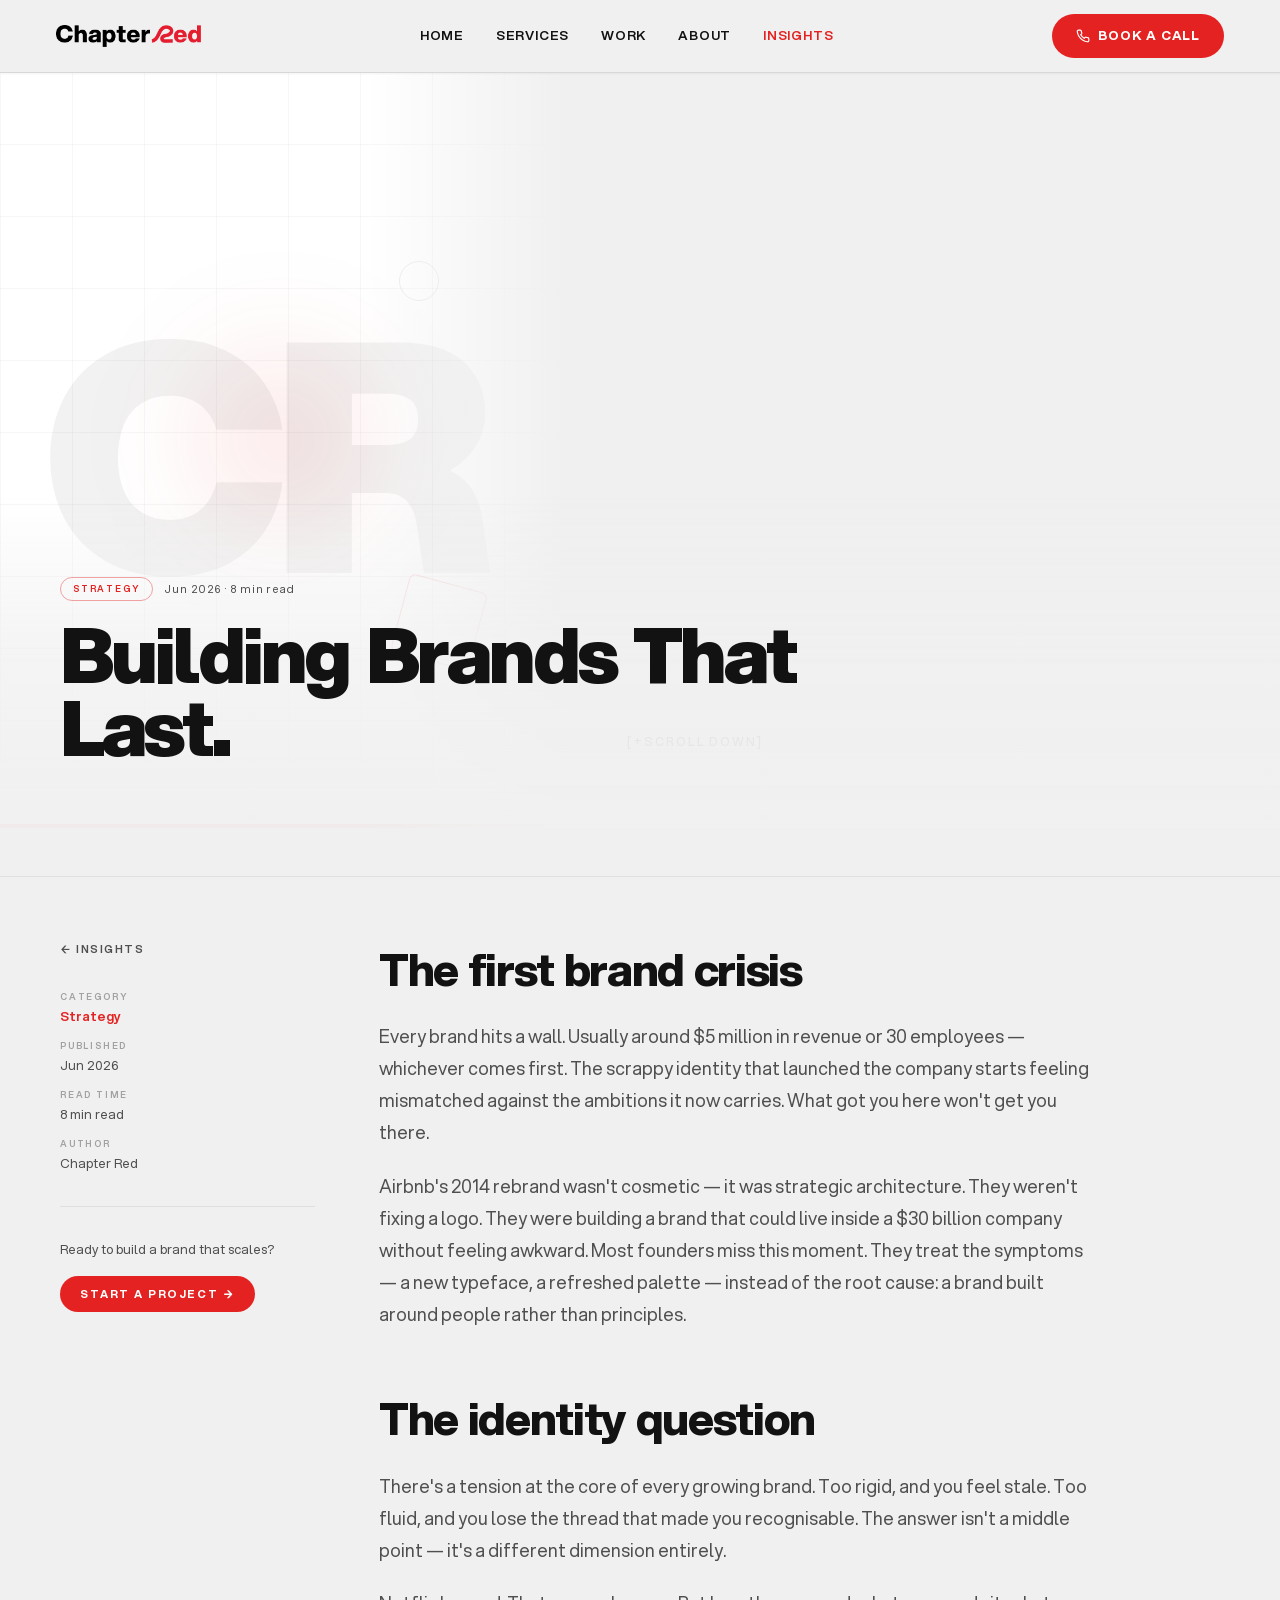
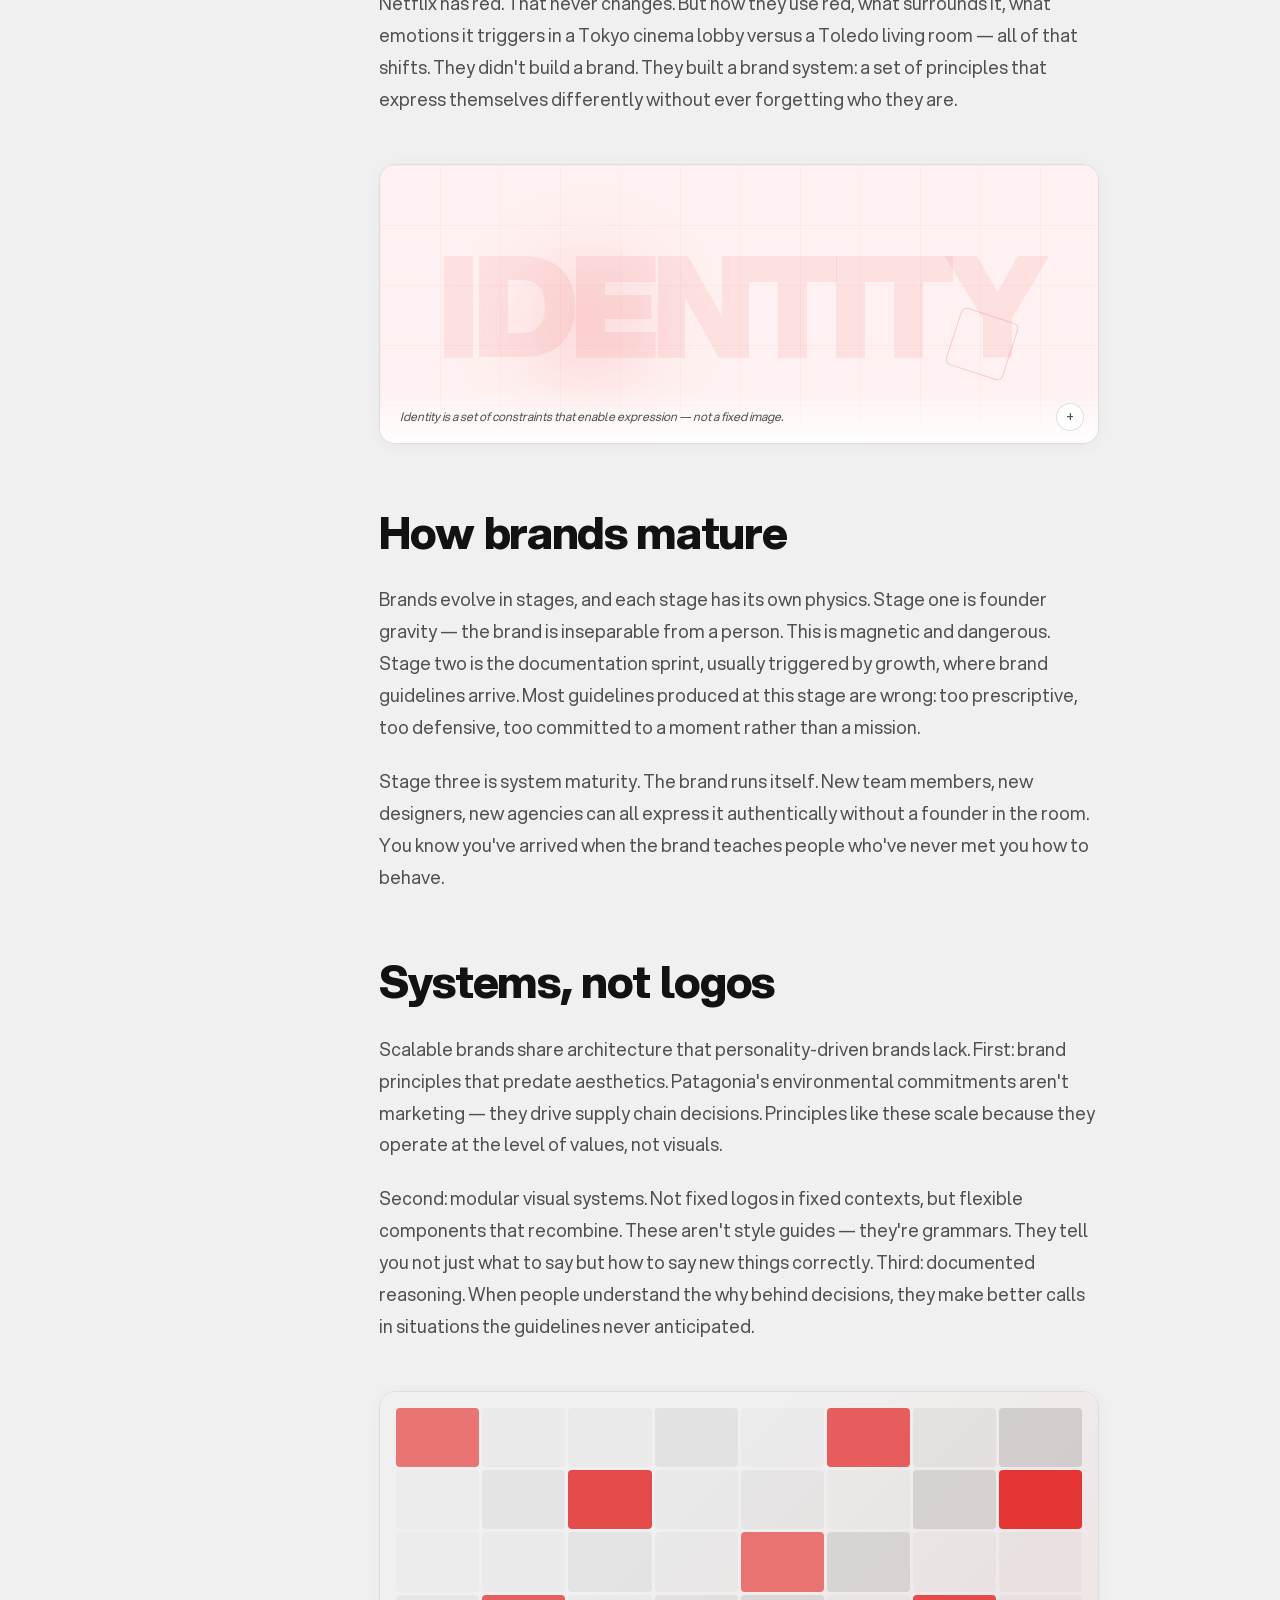
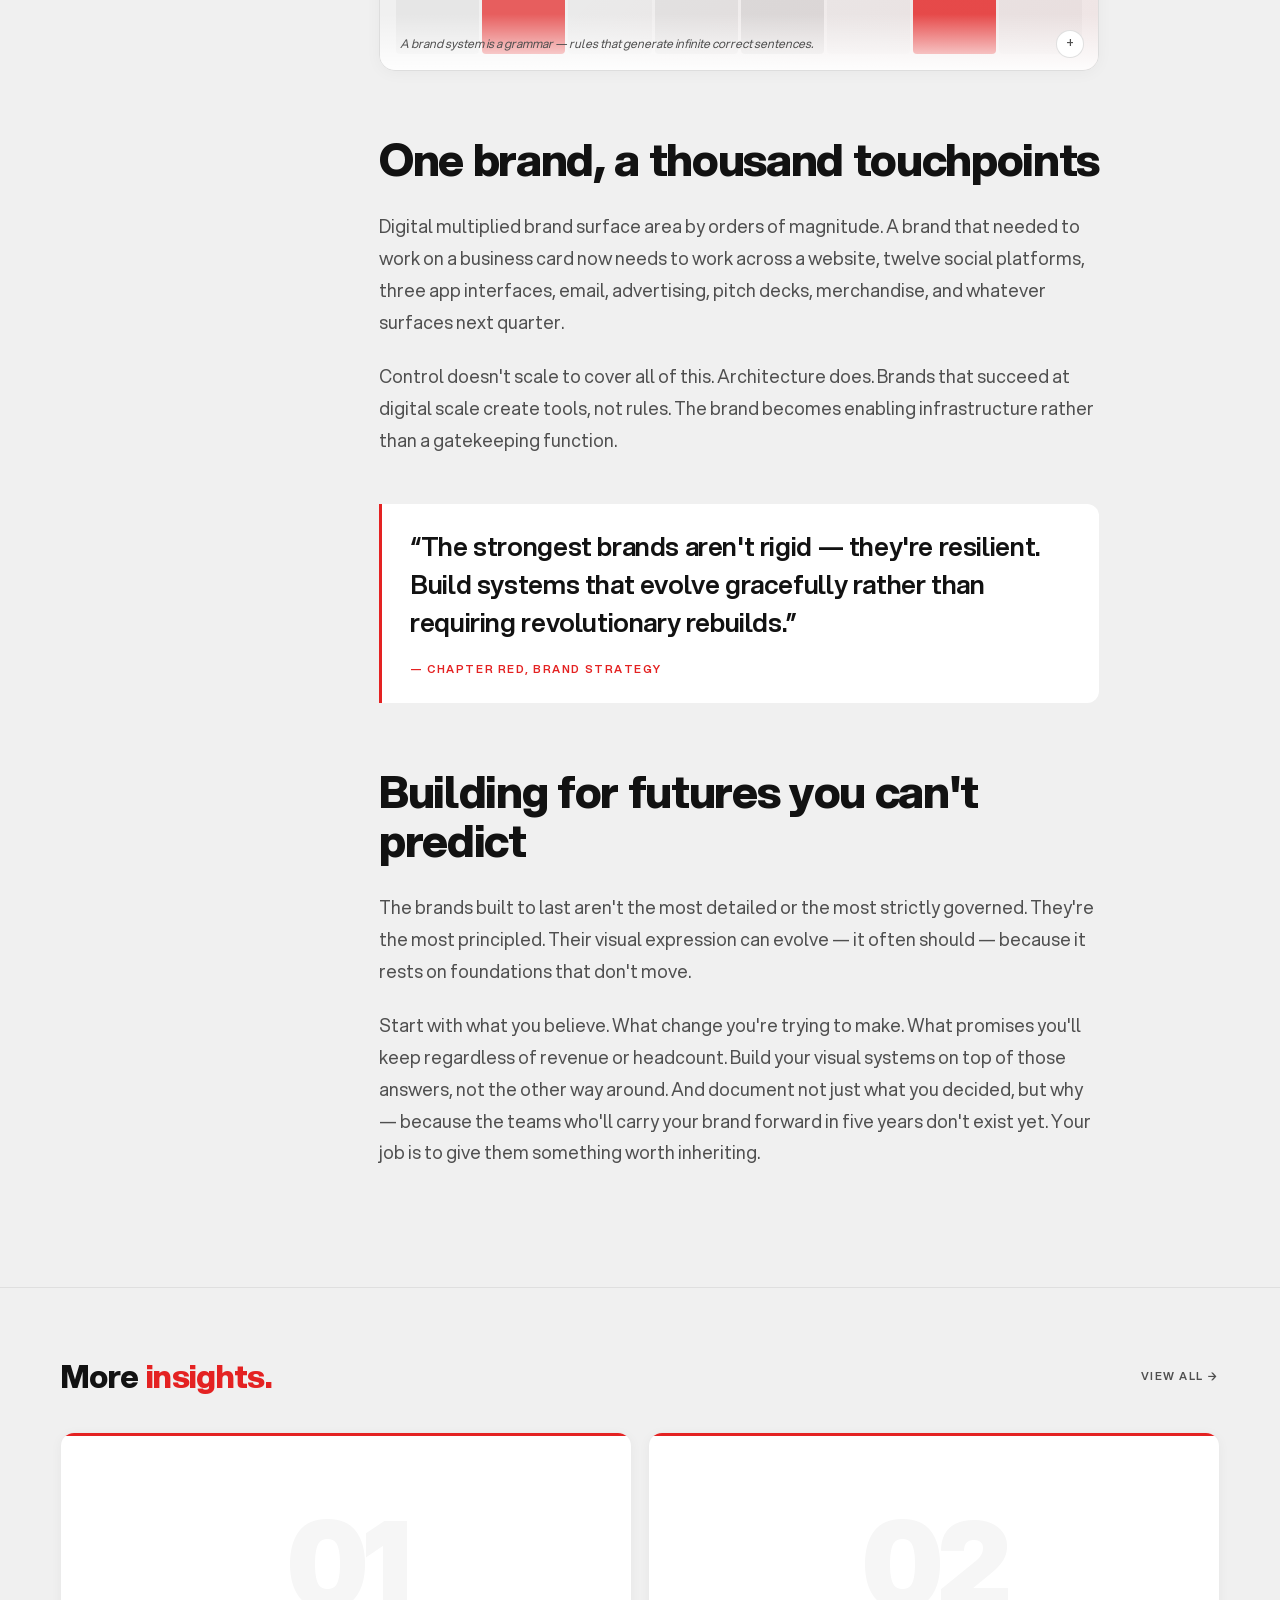
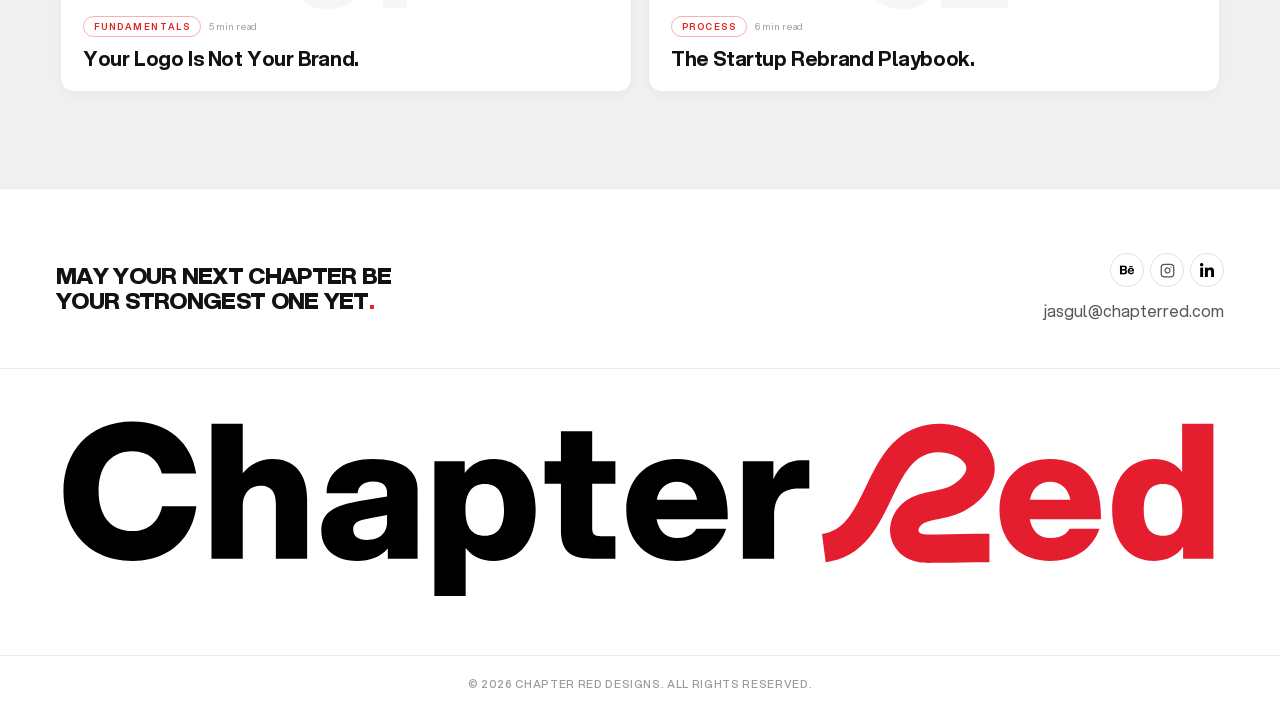
<file: blog/building-brands-that-last/index.html>
<!DOCTYPE html>
<html lang="en" class="antialiased">
<head>
  <meta charset="UTF-8" />
  <!-- Google tag (gtag.js) -->
  <script async src="https://www.googletagmanager.com/gtag/js?id=G-K160Y2YJJE"></script>
  <script>
    window.dataLayer = window.dataLayer || [];
    function gtag(){dataLayer.push(arguments);}
    gtag('js', new Date());
    gtag('config', 'G-K160Y2YJJE');
  </script>
  <meta name="viewport" content="width=device-width, initial-scale=1.0" />
  <title>Building Brands That Last. — Chapter Red Insights</title>
  <meta name="description" content="Every brand hits a wall. The identity that launched your company becomes a liability as you scale. Here's how the best brands solve it." />
  <link rel="canonical" href="https://chapterred.com/blog/building-brands-that-last/" />
  <link rel="icon" href="../../vector.png" />
  <link rel="stylesheet" href="../../styles.css" />
</head>
<body style="background:#F0F0F0;min-height:100vh;color:#121212">
<header class="navbar scrolled" id="navbar">
  <div class="navbar-inner">
    <a href="../../index.html" class="navbar-logo"><img src="../../brand/logo.png" alt="Chapter Red" /></a>
    <nav class="navbar-nav">
      <a class="navbar-link" href="../../index.html">HOME</a>
      <a class="navbar-link" href="../../index.html#services">SERVICES</a>
      <a class="navbar-link" href="../../work/index.html">WORK</a>
      <a class="navbar-link" href="../../index.html#about">ABOUT</a>
      <a class="navbar-link" style="color:var(--red)" href="#">INSIGHTS</a>
    </nav>
    <a href="../../book-a-call.html" class="btn-call">
      <svg width="14" height="14" viewBox="0 0 24 24" fill="none" stroke="currentColor" stroke-width="2" stroke-linecap="round" stroke-linejoin="round"><path d="M22 16.92v3a2 2 0 0 1-2.18 2 19.79 19.79 0 0 1-8.63-3.07 19.5 19.5 0 0 1-6-6 19.79 19.79 0 0 1-3.07-8.67A2 2 0 0 1 4.11 2h3a2 2 0 0 1 2 1.72c.127.96.361 1.903.7 2.81a2 2 0 0 1-.45 2.11L8.09 9.91a16 16 0 0 0 6 6l1.27-1.27a2 2 0 0 1 2.11-.45c.907.339 1.85.573 2.81.7A2 2 0 0 1 22 16.92z"/></svg>
      BOOK A CALL
    </a>
  <button class="hamburger" id="hamburger" aria-label="Open menu">
    <span></span><span></span><span></span>
  </button>
  </div>
</header>
        <div class="mobile-nav" id="mobile-nav">
          <div class="mobile-nav-header">
            <a class="navbar-logo mobile-nav-logo" href="../../index.html"><img src="../../brand/logo.png" alt="Chapter Red" /></a>
            <button class="mobile-nav-close" id="mobile-nav-close" aria-label="Close menu">
              <svg width="20" height="20" viewBox="0 0 24 24" fill="none" stroke="currentColor" stroke-width="2.5" stroke-linecap="round"><line x1="18" y1="6" x2="6" y2="18"/><line x1="6" y1="6" x2="18" y2="18"/></svg>
            </button>
          </div>
          <nav class="mobile-nav-links" id="mobile-nav-links"></nav>
          <div class="mobile-nav-footer">
            <a class="btn-call-lg" id="mobile-nav-cta" href="../../book-a-call.html">
              <svg width="14" height="14" viewBox="0 0 24 24" fill="none" stroke="currentColor" stroke-width="2" stroke-linecap="round" stroke-linejoin="round"><path d="M22 16.92v3a2 2 0 0 1-2.18 2 19.79 19.79 0 0 1-8.63-3.07 19.5 19.5 0 0 1-6-6 19.79 19.79 0 0 1-3.07-8.67A2 2 0 0 1 4.11 2h3a2 2 0 0 1 2 1.72c.127.96.361 1.903.7 2.81a2 2 0 0 1-.45 2.11L8.09 9.91a16 16 0 0 0 6 6l1.27-1.27a2 2 0 0 1 2.11-.45c.907.339 1.85.573 2.81.7A2 2 0 0 1 22 16.92z"/></svg>
              BOOK A CALL
            </a>
          </div>
        </div>
  <div style="padding-top:4.5rem;height:calc(100vh - 4.5rem);position:relative;overflow:hidden;display:grid;grid-template-columns:44% 56%">
    <div style="position:relative;overflow:hidden">
      <div style="width:100%;height:100%;position:relative;background:white;overflow:hidden">
    <div style="position:absolute;top:50%;left:50%;transform:translate(-55%,-50%);font-family:'Aspekta',sans-serif;font-size:clamp(10rem,25vw,22.5rem);font-weight:900;line-height:1;color:rgba(18,18,18,0.05);letter-spacing:-0.06em;user-select:none">CR</div>
    <div style="position:absolute;top:30%;left:25%;width:17.5rem;height:17.5rem;border-radius:50%;background:radial-gradient(circle,rgba(228,34,34,0.12) 0%,transparent 70%);filter:blur(3rem)"></div>
    <div style="position:absolute;inset:0;background-image:linear-gradient(rgba(0,0,0,0.03) 1px,transparent 1px),linear-gradient(90deg,rgba(0,0,0,0.03) 1px,transparent 1px);background-size:4.5rem 4.5rem"></div>
    <div style="position:absolute;bottom:22%;right:15%;width:5rem;height:5rem;border:1.5px solid rgba(228,34,34,0.2);border-radius:0.375rem;transform:rotate(15deg)"></div>
    <div style="position:absolute;top:25%;right:22%;width:2.5rem;height:2.5rem;border:1px solid rgba(18,18,18,0.08);border-radius:50%"></div>
    <div style="position:absolute;bottom:0;left:0;right:0;height:4px;background:#E42222"></div>
  </div>
      <div style="position:absolute;top:0;right:0;bottom:0;width:35%;background:linear-gradient(to right,transparent,#F0F0F0)"></div>
    </div>
    <div style="display:flex;flex-direction:column;justify-content:flex-end;padding:clamp(2rem,5vw,5rem) clamp(2rem,5vw,5rem) clamp(3rem,6vw,5rem)">
      <div class="load-up" style="animation-delay:0.8s;font-size:0.75rem;color:rgba(18,18,18,0.3);letter-spacing:.16em;font-weight:500;text-transform:uppercase">[+scroll down]</div>
    </div>
    <div style="position:absolute;bottom:0;left:0;right:0;padding:5rem clamp(1.5rem,5vw,3.75rem) clamp(2.25rem,5vw,4rem);z-index:3;background:linear-gradient(to top,rgba(240,240,240,0.98) 0%,rgba(240,240,240,0.75) 50%,transparent 100%)">
      <div class="load-up" style="animation-delay:0.2s;display:flex;align-items:center;gap:0.75rem;margin-bottom:1rem">
        <span style="border:1px solid rgba(228,34,34,0.4);border-radius:100px;padding:0.25rem 0.75rem;font-size:0.5625rem;font-weight:600;letter-spacing:.2em;text-transform:uppercase;color:#E42222">Strategy</span>
        <span style="font-size:0.6875rem;color:#4F4F4F;letter-spacing:.08em">Jun 2026 · 8 min read</span>
      </div>
      <h1 class="load-up" style="animation-delay:0.35s;font-family:'Aspekta',sans-serif;font-size:clamp(2.25rem,6vw,5.5rem);font-weight:900;line-height:0.96;letter-spacing:-0.04em;color:#121212;margin:0;max-width:75%">Building Brands That Last.</h1>
    </div>
  </div>
  <div style="height:1px;background:rgba(0,0,0,0.07);margin:3rem 0 0"></div>
  <div style="max-width:80rem;margin:0 auto;padding:4rem clamp(1.5rem,5vw,3.75rem) 6rem;display:grid;grid-template-columns:clamp(12.5rem,22%,17.5rem) 1fr;gap:clamp(2rem,5vw,5rem)">
    <aside style="position:sticky;top:5rem;align-self:start;display:flex;flex-direction:column;gap:2rem">
    <a href="../index.html" style="text-decoration:none;display:inline-flex;align-items:center;gap:0.5rem;font-size:0.6875rem;font-weight:600;letter-spacing:.14em;text-transform:uppercase;color:#4F4F4F">← Insights</a>
    <div style="display:flex;flex-direction:column;gap:0.75rem">
      <div><div style="font-size:0.5625rem;font-weight:600;letter-spacing:.2em;text-transform:uppercase;color:#A1A1A1;margin-bottom:0.25rem">Category</div><div style="font-size:0.8125rem;color:#E42222;font-weight:600">Strategy</div></div>
      <div><div style="font-size:0.5625rem;font-weight:600;letter-spacing:.2em;text-transform:uppercase;color:#A1A1A1;margin-bottom:0.25rem">Published</div><div style="font-size:0.8125rem;color:#4F4F4F">Jun 2026</div></div>
      <div><div style="font-size:0.5625rem;font-weight:600;letter-spacing:.2em;text-transform:uppercase;color:#A1A1A1;margin-bottom:0.25rem">Read time</div><div style="font-size:0.8125rem;color:#4F4F4F">8 min read</div></div>
      <div><div style="font-size:0.5625rem;font-weight:600;letter-spacing:.2em;text-transform:uppercase;color:#A1A1A1;margin-bottom:0.25rem">Author</div><div style="font-size:0.8125rem;color:#4F4F4F">Chapter Red</div></div>
    </div>
    <div style="height:1px;background:rgba(0,0,0,0.07)"></div>
    <div>
      <p style="font-size:0.8125rem;color:#4F4F4F;line-height:1.65;margin:0 0 1rem">Ready to build a brand that scales?</p>
      <a href="../../index.html#contact" style="text-decoration:none"><div style="display:inline-flex;align-items:center;gap:0.5rem;background:#E42222;color:#fff;font-size:0.6875rem;font-weight:700;letter-spacing:.14em;text-transform:uppercase;border-radius:100px;padding:0.625rem 1.25rem">Start a project →</div></a>
    </div>
  </aside>
    <article style="max-width:45rem;padding-top:0.25rem">
<h2 class="reveal" style="font-family:'Aspekta',sans-serif;font-size:clamp(1.75rem,3.5vw,3rem);font-weight:800;line-height:1.08;letter-spacing:-0.03em;color:#121212;margin:0 0 1.75rem">The first brand crisis</h2>
<p class="reveal" style="font-size:clamp(0.9375rem,1.4vw,1.125rem);line-height:1.78;color:#4F4F4F;margin:0 0 1.375rem">Every brand hits a wall. Usually around $5 million in revenue or 30 employees — whichever comes first. The scrappy identity that launched the company starts feeling mismatched against the ambitions it now carries. What got you here won't get you there.</p>
<p class="reveal" style="font-size:clamp(0.9375rem,1.4vw,1.125rem);line-height:1.78;color:#4F4F4F;margin:0 0 1.375rem">Airbnb's 2014 rebrand wasn't cosmetic — it was strategic architecture. They weren't fixing a logo. They were building a brand that could live inside a $30 billion company without feeling awkward. Most founders miss this moment. They treat the symptoms — a new typeface, a refreshed palette — instead of the root cause: a brand built around people rather than principles.</p>
<h2 class="reveal" style="font-family:'Aspekta',sans-serif;font-size:clamp(1.75rem,3.5vw,3rem);font-weight:800;line-height:1.08;letter-spacing:-0.03em;color:#121212;margin:4rem 0 1.75rem">The identity question</h2>
<p class="reveal" style="font-size:clamp(0.9375rem,1.4vw,1.125rem);line-height:1.78;color:#4F4F4F;margin:0 0 1.375rem">There's a tension at the core of every growing brand. Too rigid, and you feel stale. Too fluid, and you lose the thread that made you recognisable. The answer isn't a middle point — it's a different dimension entirely.</p>
<p class="reveal" style="font-size:clamp(0.9375rem,1.4vw,1.125rem);line-height:1.78;color:#4F4F4F;margin:0 0 1.375rem">Netflix has red. That never changes. But how they use red, what surrounds it, what emotions it triggers in a Tokyo cinema lobby versus a Toledo living room — all of that shifts. They didn't build a brand. They built a brand system: a set of principles that express themselves differently without ever forgetting who they are.</p>
<div class="reveal" style="margin:3rem 0">
        <div style="border-radius:1rem;overflow:hidden;border:1px solid rgba(0,0,0,0.08);height:17.5rem;position:relative;box-shadow:0 2px 16px rgba(0,0,0,0.04)">
          <div style="width:100%;height:100%;position:relative;overflow:hidden;background:#fff1f1">
      <div style="position:absolute;top:50%;left:50%;transform:translate(-50%,-50%);font-family:'Aspekta',sans-serif;font-weight:900;font-size:clamp(3.75rem,12vw,8.75rem);letter-spacing:-0.06em;color:rgba(228,34,34,0.08);user-select:none;white-space:nowrap">IDENTITY</div>
      <div style="position:absolute;top:20%;left:15%;width:12.5rem;height:12.5rem;border-radius:50%;background:radial-gradient(circle,rgba(228,34,34,0.15) 0%,transparent 70%);filter:blur(2rem)"></div>
      <div style="position:absolute;inset:0;background-image:linear-gradient(rgba(228,34,34,0.04) 1px,transparent 1px),linear-gradient(90deg,rgba(228,34,34,0.04) 1px,transparent 1px);background-size:3.75rem 3.75rem"></div>
      <div style="position:absolute;bottom:25%;right:12%;width:3.75rem;height:3.75rem;border:1.5px solid rgba(228,34,34,0.2);border-radius:0.375rem;transform:rotate(18deg)"></div>
    </div>
          <div style="position:absolute;bottom:0;left:0;right:0;padding:1rem 1.25rem;background:linear-gradient(to top,rgba(255,255,255,0.92) 0%,transparent 100%)">
            <span style="font-size:0.75rem;color:#4F4F4F;font-style:italic;line-height:1.5">Identity is a set of constraints that enable expression — not a fixed image.</span>
          </div>
          <div style="position:absolute;bottom:0.75rem;right:0.875rem;width:1.75rem;height:1.75rem;border-radius:50%;border:1px solid rgba(0,0,0,0.12);display:flex;align-items:center;justify-content:center;font-size:0.875rem;color:#4F4F4F;background:white">+</div>
        </div>
      </div>
<h2 class="reveal" style="font-family:'Aspekta',sans-serif;font-size:clamp(1.75rem,3.5vw,3rem);font-weight:800;line-height:1.08;letter-spacing:-0.03em;color:#121212;margin:4rem 0 1.75rem">How brands mature</h2>
<p class="reveal" style="font-size:clamp(0.9375rem,1.4vw,1.125rem);line-height:1.78;color:#4F4F4F;margin:0 0 1.375rem">Brands evolve in stages, and each stage has its own physics. Stage one is founder gravity — the brand is inseparable from a person. This is magnetic and dangerous. Stage two is the documentation sprint, usually triggered by growth, where brand guidelines arrive. Most guidelines produced at this stage are wrong: too prescriptive, too defensive, too committed to a moment rather than a mission.</p>
<p class="reveal" style="font-size:clamp(0.9375rem,1.4vw,1.125rem);line-height:1.78;color:#4F4F4F;margin:0 0 1.375rem">Stage three is system maturity. The brand runs itself. New team members, new designers, new agencies can all express it authentically without a founder in the room. You know you've arrived when the brand teaches people who've never met you how to behave.</p>
<h2 class="reveal" style="font-family:'Aspekta',sans-serif;font-size:clamp(1.75rem,3.5vw,3rem);font-weight:800;line-height:1.08;letter-spacing:-0.03em;color:#121212;margin:4rem 0 1.75rem">Systems, not logos</h2>
<p class="reveal" style="font-size:clamp(0.9375rem,1.4vw,1.125rem);line-height:1.78;color:#4F4F4F;margin:0 0 1.375rem">Scalable brands share architecture that personality-driven brands lack. First: brand principles that predate aesthetics. Patagonia's environmental commitments aren't marketing — they drive supply chain decisions. Principles like these scale because they operate at the level of values, not visuals.</p>
<p class="reveal" style="font-size:clamp(0.9375rem,1.4vw,1.125rem);line-height:1.78;color:#4F4F4F;margin:0 0 1.375rem">Second: modular visual systems. Not fixed logos in fixed contexts, but flexible components that recombine. These aren't style guides — they're grammars. They tell you not just what to say but how to say new things correctly. Third: documented reasoning. When people understand the why behind decisions, they make better calls in situations the guidelines never anticipated.</p>
<div class="reveal" style="margin:3rem 0">
        <div style="border-radius:1rem;overflow:hidden;border:1px solid rgba(0,0,0,0.08);height:17.5rem;position:relative;box-shadow:0 2px 16px rgba(0,0,0,0.04)">
          <div style="width:100%;height:100%;position:relative;overflow:hidden;background:#F0F0F0">
      <div style="position:absolute;inset:0;display:grid;grid-template-columns:repeat(8,1fr);grid-template-rows:repeat(4,1fr);gap:3px;padding:1rem"><div style="border-radius:4px;background:#E42222;opacity:0.6"></div><div style="border-radius:4px;background:rgba(18,18,18,0.03);opacity:0.7"></div><div style="border-radius:4px;background:rgba(18,18,18,0.03);opacity:0.8"></div><div style="border-radius:4px;background:rgba(18,18,18,0.07);opacity:0.9"></div><div style="border-radius:4px;background:rgba(18,18,18,0.03);opacity:0.6"></div><div style="border-radius:4px;background:#E42222;opacity:0.7"></div><div style="border-radius:4px;background:rgba(18,18,18,0.07);opacity:0.8"></div><div style="border-radius:4px;background:rgba(18,18,18,0.15);opacity:0.9"></div><div style="border-radius:4px;background:rgba(18,18,18,0.03);opacity:0.6"></div><div style="border-radius:4px;background:rgba(18,18,18,0.07);opacity:0.7"></div><div style="border-radius:4px;background:#E42222;opacity:0.8"></div><div style="border-radius:4px;background:rgba(18,18,18,0.03);opacity:0.9"></div><div style="border-radius:4px;background:rgba(18,18,18,0.07);opacity:0.6"></div><div style="border-radius:4px;background:rgba(18,18,18,0.03);opacity:0.7"></div><div style="border-radius:4px;background:rgba(18,18,18,0.15);opacity:0.8"></div><div style="border-radius:4px;background:#E42222;opacity:0.9"></div><div style="border-radius:4px;background:rgba(18,18,18,0.03);opacity:0.6"></div><div style="border-radius:4px;background:rgba(18,18,18,0.03);opacity:0.7"></div><div style="border-radius:4px;background:rgba(18,18,18,0.07);opacity:0.8"></div><div style="border-radius:4px;background:rgba(18,18,18,0.03);opacity:0.9"></div><div style="border-radius:4px;background:#E42222;opacity:0.6"></div><div style="border-radius:4px;background:rgba(18,18,18,0.15);opacity:0.7"></div><div style="border-radius:4px;background:rgba(18,18,18,0.03);opacity:0.8"></div><div style="border-radius:4px;background:rgba(18,18,18,0.03);opacity:0.9"></div><div style="border-radius:4px;background:rgba(18,18,18,0.07);opacity:0.6"></div><div style="border-radius:4px;background:#E42222;opacity:0.7"></div><div style="border-radius:4px;background:rgba(18,18,18,0.03);opacity:0.8"></div><div style="border-radius:4px;background:rgba(18,18,18,0.07);opacity:0.9"></div><div style="border-radius:4px;background:rgba(18,18,18,0.15);opacity:0.6"></div><div style="border-radius:4px;background:rgba(18,18,18,0.03);opacity:0.7"></div><div style="border-radius:4px;background:#E42222;opacity:0.8"></div><div style="border-radius:4px;background:rgba(18,18,18,0.03);opacity:0.9"></div></div>
      <div style="position:absolute;inset:0;background:linear-gradient(135deg,transparent 40%,rgba(228,34,34,0.06) 100%)"></div>
    </div>
          <div style="position:absolute;bottom:0;left:0;right:0;padding:1rem 1.25rem;background:linear-gradient(to top,rgba(255,255,255,0.92) 0%,transparent 100%)">
            <span style="font-size:0.75rem;color:#4F4F4F;font-style:italic;line-height:1.5">A brand system is a grammar — rules that generate infinite correct sentences.</span>
          </div>
          <div style="position:absolute;bottom:0.75rem;right:0.875rem;width:1.75rem;height:1.75rem;border-radius:50%;border:1px solid rgba(0,0,0,0.12);display:flex;align-items:center;justify-content:center;font-size:0.875rem;color:#4F4F4F;background:white">+</div>
        </div>
      </div>
<h2 class="reveal" style="font-family:'Aspekta',sans-serif;font-size:clamp(1.75rem,3.5vw,3rem);font-weight:800;line-height:1.08;letter-spacing:-0.03em;color:#121212;margin:4rem 0 1.75rem">One brand, a thousand touchpoints</h2>
<p class="reveal" style="font-size:clamp(0.9375rem,1.4vw,1.125rem);line-height:1.78;color:#4F4F4F;margin:0 0 1.375rem">Digital multiplied brand surface area by orders of magnitude. A brand that needed to work on a business card now needs to work across a website, twelve social platforms, three app interfaces, email, advertising, pitch decks, merchandise, and whatever surfaces next quarter.</p>
<p class="reveal" style="font-size:clamp(0.9375rem,1.4vw,1.125rem);line-height:1.78;color:#4F4F4F;margin:0 0 1.375rem">Control doesn't scale to cover all of this. Architecture does. Brands that succeed at digital scale create tools, not rules. The brand becomes enabling infrastructure rather than a gatekeeping function.</p>
<blockquote class="reveal" style="margin:3rem 0;background:white;padding:1.5rem 1.75rem;border-radius:0 0.75rem 0.75rem 0;border-left:3px solid #E42222">
        <p style="font-family:'Aspekta',sans-serif;font-size:clamp(1.125rem,2.2vw,1.625rem);font-weight:600;line-height:1.45;letter-spacing:-0.015em;color:#121212;margin:0 0 0.875rem;font-style:normal">&ldquo;The strongest brands aren't rigid — they're resilient. Build systems that evolve gracefully rather than requiring revolutionary rebuilds.&rdquo;</p>
        <cite style="font-size:0.6875rem;font-weight:600;letter-spacing:.14em;text-transform:uppercase;color:#E42222;font-style:normal">— Chapter Red, Brand Strategy</cite>
      </blockquote>
<h2 class="reveal" style="font-family:'Aspekta',sans-serif;font-size:clamp(1.75rem,3.5vw,3rem);font-weight:800;line-height:1.08;letter-spacing:-0.03em;color:#121212;margin:4rem 0 1.75rem">Building for futures you can't predict</h2>
<p class="reveal" style="font-size:clamp(0.9375rem,1.4vw,1.125rem);line-height:1.78;color:#4F4F4F;margin:0 0 1.375rem">The brands built to last aren't the most detailed or the most strictly governed. They're the most principled. Their visual expression can evolve — it often should — because it rests on foundations that don't move.</p>
<p class="reveal" style="font-size:clamp(0.9375rem,1.4vw,1.125rem);line-height:1.78;color:#4F4F4F;margin:0 0 1.375rem">Start with what you believe. What change you're trying to make. What promises you'll keep regardless of revenue or headcount. Build your visual systems on top of those answers, not the other way around. And document not just what you decided, but why — because the teams who'll carry your brand forward in five years don't exist yet. Your job is to give them something worth inheriting.</p>
    </article>
  </div>
  <div style="height:1px;background:rgba(0,0,0,0.07)"></div>
  <div style="max-width:80rem;margin:0 auto;padding:4rem clamp(1.5rem,5vw,3.75rem) 6rem">
    <div style="display:flex;align-items:center;justify-content:space-between;margin-bottom:2rem">
      <h3 style="font-family:'Aspekta',sans-serif;font-size:clamp(1.25rem,2.5vw,2rem);font-weight:800;letter-spacing:-0.02em;color:#121212;margin:0">More <span style="color:#E42222">insights.</span></h3>
      <a href="../index.html" style="text-decoration:none;font-size:0.6875rem;font-weight:600;letter-spacing:.14em;text-transform:uppercase;color:#4F4F4F">View all →</a>
    </div>
    <div style="display:grid;grid-template-columns:repeat(auto-fit,minmax(17.5rem,1fr));gap:1rem">
      <div class="reveal" style="transition-delay:0s">
        <a href="../visual-identity-last/index.html" style="text-decoration:none">
          <div style="border-radius:0.875rem;overflow:hidden;border:1px solid rgba(0,0,0,0.08);cursor:pointer;position:relative;height:16.25rem;background:white;box-shadow:0 2px 12px rgba(0,0,0,0.04);display:flex;align-items:flex-end">
            <div style="position:absolute;inset:0;display:flex;align-items:center;justify-content:center;overflow:hidden">
              <span style="font-family:'Aspekta',sans-serif;font-size:7.5rem;font-weight:900;color:rgba(18,18,18,0.04);letter-spacing:-0.05em;user-select:none">01</span>
            </div>
            <div style="position:absolute;top:0;left:0;right:0;height:3px;background:#E42222"></div>
            <div style="position:relative;z-index:2;padding:1.25rem 1.375rem">
              <div style="display:flex;align-items:center;gap:0.5rem;margin-bottom:0.625rem">
                <span style="border:1px solid rgba(228,34,34,0.35);border-radius:100px;padding:0.1875rem 0.625rem;font-size:0.5625rem;font-weight:600;letter-spacing:.16em;text-transform:uppercase;color:#E42222">Fundamentals</span>
                <span style="font-size:0.625rem;color:#A1A1A1">5 min read</span>
              </div>
              <h4 style="font-family:'Aspekta',sans-serif;font-size:clamp(1rem,1.8vw,1.25rem);font-weight:700;line-height:1.2;letter-spacing:-0.02em;color:#121212;margin:0">Your Logo Is Not Your Brand.</h4>
            </div>
          </div>
        </a>
      </div>
<div class="reveal" style="transition-delay:0.1s">
        <a href="../startup-rebrand-playbook/index.html" style="text-decoration:none">
          <div style="border-radius:0.875rem;overflow:hidden;border:1px solid rgba(0,0,0,0.08);cursor:pointer;position:relative;height:16.25rem;background:white;box-shadow:0 2px 12px rgba(0,0,0,0.04);display:flex;align-items:flex-end">
            <div style="position:absolute;inset:0;display:flex;align-items:center;justify-content:center;overflow:hidden">
              <span style="font-family:'Aspekta',sans-serif;font-size:7.5rem;font-weight:900;color:rgba(18,18,18,0.04);letter-spacing:-0.05em;user-select:none">02</span>
            </div>
            <div style="position:absolute;top:0;left:0;right:0;height:3px;background:#E42222"></div>
            <div style="position:relative;z-index:2;padding:1.25rem 1.375rem">
              <div style="display:flex;align-items:center;gap:0.5rem;margin-bottom:0.625rem">
                <span style="border:1px solid rgba(228,34,34,0.35);border-radius:100px;padding:0.1875rem 0.625rem;font-size:0.5625rem;font-weight:600;letter-spacing:.16em;text-transform:uppercase;color:#E42222">Process</span>
                <span style="font-size:0.625rem;color:#A1A1A1">6 min read</span>
              </div>
              <h4 style="font-family:'Aspekta',sans-serif;font-size:clamp(1rem,1.8vw,1.25rem);font-weight:700;line-height:1.2;letter-spacing:-0.02em;color:#121212;margin:0">The Startup Rebrand Playbook.</h4>
            </div>
          </div>
        </a>
      </div>
    </div>
  </div>
          <footer class="footer">
          <div class="footer-quote-wrap">
            <p class="footer-quote-text">May your next chapter be your strongest one yet<span class="footer-quote-dot">.</span></p>
            <div class="footer-right-group">
              <div class="footer-socials">
                <a href="https://www.behance.net/chapterreddesigns" target="_blank" rel="noopener" aria-label="Behance">
                  <img src="../../brand/behance.png" alt="Behance" width="16" height="16" style="display:block;object-fit:contain" />
                </a>
                <a href="https://www.instagram.com/chapterreddesigns/" target="_blank" rel="noopener" aria-label="Instagram">
                  <svg viewBox="0 0 24 24" fill="none" stroke="currentColor" stroke-width="2" stroke-linecap="round" stroke-linejoin="round" width="15" height="15"><rect x="2" y="2" width="20" height="20" rx="5" ry="5"/><path d="M16 11.37A4 4 0 1 1 12.63 8 4 4 0 0 1 16 11.37z"/><line x1="17.5" y1="6.5" x2="17.51" y2="6.5"/></svg>
                </a>
                <a href="https://www.linkedin.com/company/chapterred/" target="_blank" rel="noopener" aria-label="LinkedIn">
                  <img src="../../brand/linnkedin.png" alt="LinkedIn" width="16" height="16" style="display:block;object-fit:contain" />
                </a>
              </div>
              <a class="footer-email-link" href="mailto:jasgul@chapterred.com">jasgul@chapterred.com</a>
            </div>
          </div>
          <div class="footer-logo-section">
            <img src="../../brand/logo-footer.svg" alt="Chapter Red" class="footer-logo-img" />
          </div>
          <div class="footer-bottom">
            <p class="footer-copyright">© 2026 CHAPTER RED DESIGNS. All Rights Reserved.</p>
          </div>
        </footer>
  <script src="../../blog.js"></script>
</body>
</html>
</file>
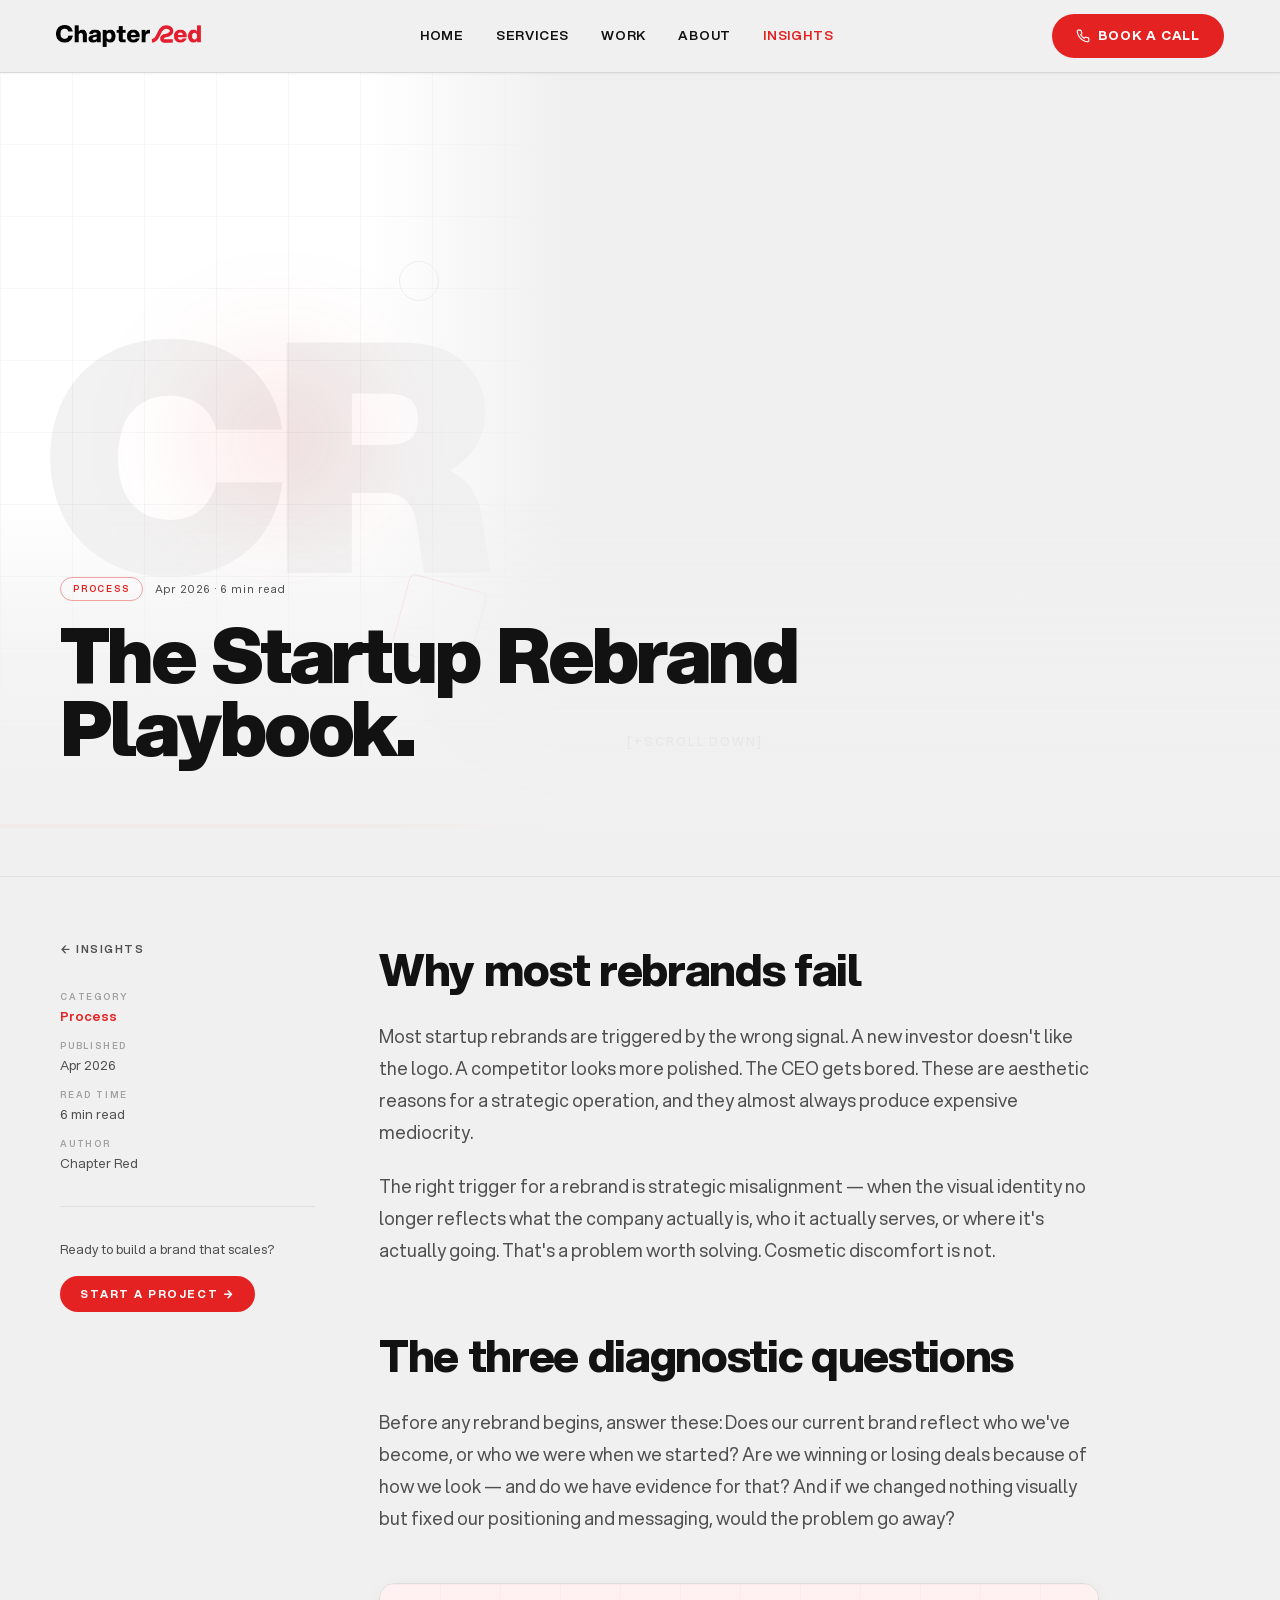
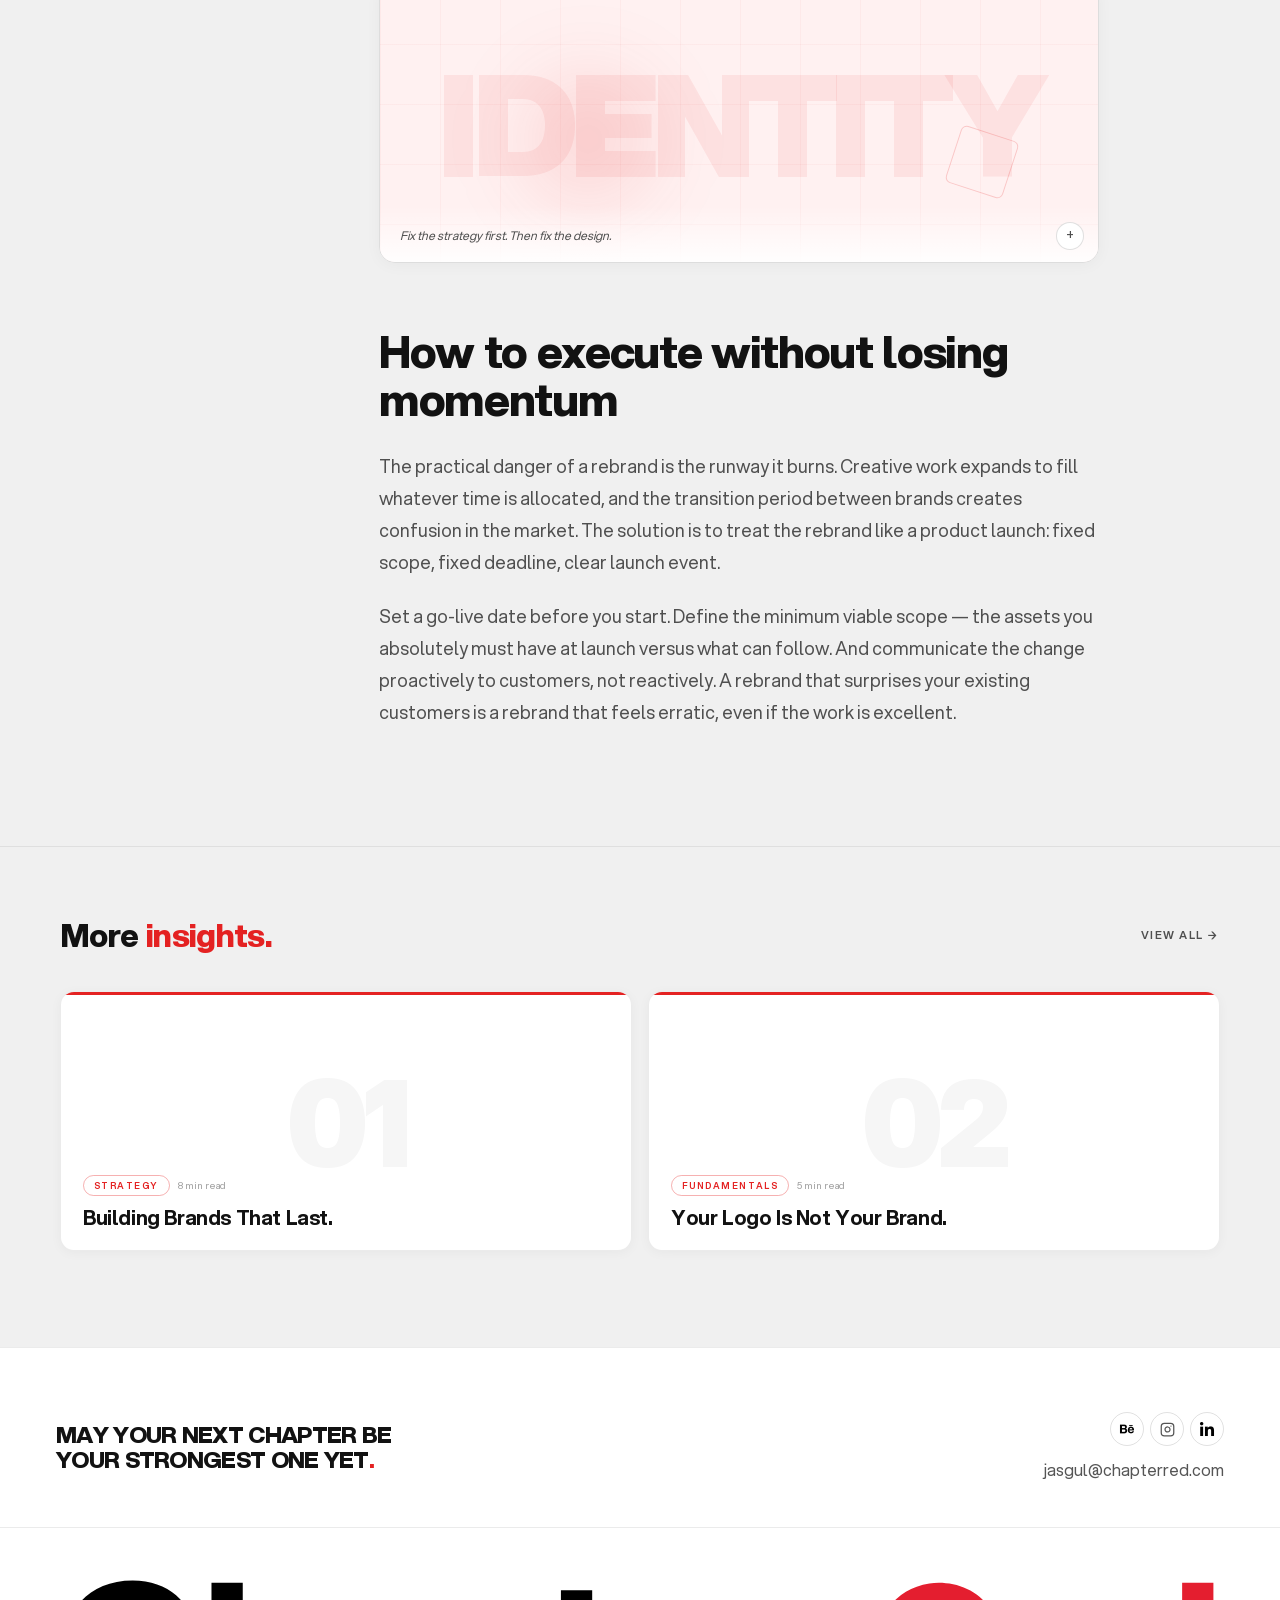
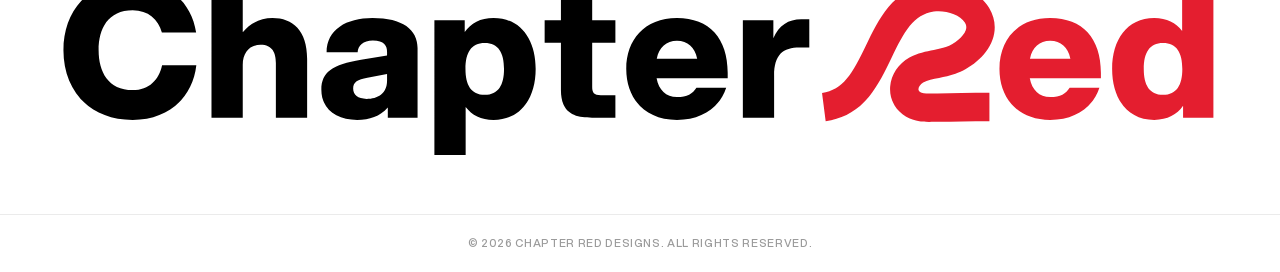
<file: blog/startup-rebrand-playbook/index.html>
<!DOCTYPE html>
<html lang="en" class="antialiased">
<head>
  <meta charset="UTF-8" />
  <!-- Google tag (gtag.js) -->
  <script async src="https://www.googletagmanager.com/gtag/js?id=G-K160Y2YJJE"></script>
  <script>
    window.dataLayer = window.dataLayer || [];
    function gtag(){dataLayer.push(arguments);}
    gtag('js', new Date());
    gtag('config', 'G-K160Y2YJJE');
  </script>
  <meta name="viewport" content="width=device-width, initial-scale=1.0" />
  <title>The Startup Rebrand Playbook. — Chapter Red Insights</title>
  <meta name="description" content="A rebrand is a high-stakes operation. These are the questions to answer before changing a single pixel — and how to execute without losing momentum." />
  <link rel="canonical" href="https://chapterred.com/blog/startup-rebrand-playbook/" />
  <link rel="icon" href="../../vector.png" />
  <link rel="stylesheet" href="../../styles.css" />
</head>
<body style="background:#F0F0F0;min-height:100vh;color:#121212">
<header class="navbar scrolled" id="navbar">
  <div class="navbar-inner">
    <a href="../../index.html" class="navbar-logo"><img src="../../brand/logo.png" alt="Chapter Red" /></a>
    <nav class="navbar-nav">
      <a class="navbar-link" href="../../index.html">HOME</a>
      <a class="navbar-link" href="../../index.html#services">SERVICES</a>
      <a class="navbar-link" href="../../work/index.html">WORK</a>
      <a class="navbar-link" href="../../index.html#about">ABOUT</a>
      <a class="navbar-link" style="color:var(--red)" href="#">INSIGHTS</a>
    </nav>
    <a href="../../book-a-call.html" class="btn-call">
      <svg width="14" height="14" viewBox="0 0 24 24" fill="none" stroke="currentColor" stroke-width="2" stroke-linecap="round" stroke-linejoin="round"><path d="M22 16.92v3a2 2 0 0 1-2.18 2 19.79 19.79 0 0 1-8.63-3.07 19.5 19.5 0 0 1-6-6 19.79 19.79 0 0 1-3.07-8.67A2 2 0 0 1 4.11 2h3a2 2 0 0 1 2 1.72c.127.96.361 1.903.7 2.81a2 2 0 0 1-.45 2.11L8.09 9.91a16 16 0 0 0 6 6l1.27-1.27a2 2 0 0 1 2.11-.45c.907.339 1.85.573 2.81.7A2 2 0 0 1 22 16.92z"/></svg>
      BOOK A CALL
    </a>
  <button class="hamburger" id="hamburger" aria-label="Open menu">
    <span></span><span></span><span></span>
  </button>
  </div>
</header>
        <div class="mobile-nav" id="mobile-nav">
          <div class="mobile-nav-header">
            <a class="navbar-logo mobile-nav-logo" href="../../index.html"><img src="../../brand/logo.png" alt="Chapter Red" /></a>
            <button class="mobile-nav-close" id="mobile-nav-close" aria-label="Close menu">
              <svg width="20" height="20" viewBox="0 0 24 24" fill="none" stroke="currentColor" stroke-width="2.5" stroke-linecap="round"><line x1="18" y1="6" x2="6" y2="18"/><line x1="6" y1="6" x2="18" y2="18"/></svg>
            </button>
          </div>
          <nav class="mobile-nav-links" id="mobile-nav-links"></nav>
          <div class="mobile-nav-footer">
            <a class="btn-call-lg" id="mobile-nav-cta" href="../../book-a-call.html">
              <svg width="14" height="14" viewBox="0 0 24 24" fill="none" stroke="currentColor" stroke-width="2" stroke-linecap="round" stroke-linejoin="round"><path d="M22 16.92v3a2 2 0 0 1-2.18 2 19.79 19.79 0 0 1-8.63-3.07 19.5 19.5 0 0 1-6-6 19.79 19.79 0 0 1-3.07-8.67A2 2 0 0 1 4.11 2h3a2 2 0 0 1 2 1.72c.127.96.361 1.903.7 2.81a2 2 0 0 1-.45 2.11L8.09 9.91a16 16 0 0 0 6 6l1.27-1.27a2 2 0 0 1 2.11-.45c.907.339 1.85.573 2.81.7A2 2 0 0 1 22 16.92z"/></svg>
              BOOK A CALL
            </a>
          </div>
        </div>
  <div style="padding-top:4.5rem;height:calc(100vh - 4.5rem);position:relative;overflow:hidden;display:grid;grid-template-columns:44% 56%">
    <div style="position:relative;overflow:hidden">
      <div style="width:100%;height:100%;position:relative;background:white;overflow:hidden">
    <div style="position:absolute;top:50%;left:50%;transform:translate(-55%,-50%);font-family:'Aspekta',sans-serif;font-size:clamp(10rem,25vw,22.5rem);font-weight:900;line-height:1;color:rgba(18,18,18,0.05);letter-spacing:-0.06em;user-select:none">CR</div>
    <div style="position:absolute;top:30%;left:25%;width:17.5rem;height:17.5rem;border-radius:50%;background:radial-gradient(circle,rgba(228,34,34,0.12) 0%,transparent 70%);filter:blur(3rem)"></div>
    <div style="position:absolute;inset:0;background-image:linear-gradient(rgba(0,0,0,0.03) 1px,transparent 1px),linear-gradient(90deg,rgba(0,0,0,0.03) 1px,transparent 1px);background-size:4.5rem 4.5rem"></div>
    <div style="position:absolute;bottom:22%;right:15%;width:5rem;height:5rem;border:1.5px solid rgba(228,34,34,0.2);border-radius:0.375rem;transform:rotate(15deg)"></div>
    <div style="position:absolute;top:25%;right:22%;width:2.5rem;height:2.5rem;border:1px solid rgba(18,18,18,0.08);border-radius:50%"></div>
    <div style="position:absolute;bottom:0;left:0;right:0;height:4px;background:#E42222"></div>
  </div>
      <div style="position:absolute;top:0;right:0;bottom:0;width:35%;background:linear-gradient(to right,transparent,#F0F0F0)"></div>
    </div>
    <div style="display:flex;flex-direction:column;justify-content:flex-end;padding:clamp(2rem,5vw,5rem) clamp(2rem,5vw,5rem) clamp(3rem,6vw,5rem)">
      <div class="load-up" style="animation-delay:0.8s;font-size:0.75rem;color:rgba(18,18,18,0.3);letter-spacing:.16em;font-weight:500;text-transform:uppercase">[+scroll down]</div>
    </div>
    <div style="position:absolute;bottom:0;left:0;right:0;padding:5rem clamp(1.5rem,5vw,3.75rem) clamp(2.25rem,5vw,4rem);z-index:3;background:linear-gradient(to top,rgba(240,240,240,0.98) 0%,rgba(240,240,240,0.75) 50%,transparent 100%)">
      <div class="load-up" style="animation-delay:0.2s;display:flex;align-items:center;gap:0.75rem;margin-bottom:1rem">
        <span style="border:1px solid rgba(228,34,34,0.4);border-radius:100px;padding:0.25rem 0.75rem;font-size:0.5625rem;font-weight:600;letter-spacing:.2em;text-transform:uppercase;color:#E42222">Process</span>
        <span style="font-size:0.6875rem;color:#4F4F4F;letter-spacing:.08em">Apr 2026 · 6 min read</span>
      </div>
      <h1 class="load-up" style="animation-delay:0.35s;font-family:'Aspekta',sans-serif;font-size:clamp(2.25rem,6vw,5.5rem);font-weight:900;line-height:0.96;letter-spacing:-0.04em;color:#121212;margin:0;max-width:75%">The Startup Rebrand Playbook.</h1>
    </div>
  </div>
  <div style="height:1px;background:rgba(0,0,0,0.07);margin:3rem 0 0"></div>
  <div style="max-width:80rem;margin:0 auto;padding:4rem clamp(1.5rem,5vw,3.75rem) 6rem;display:grid;grid-template-columns:clamp(12.5rem,22%,17.5rem) 1fr;gap:clamp(2rem,5vw,5rem)">
    <aside style="position:sticky;top:5rem;align-self:start;display:flex;flex-direction:column;gap:2rem">
    <a href="../index.html" style="text-decoration:none;display:inline-flex;align-items:center;gap:0.5rem;font-size:0.6875rem;font-weight:600;letter-spacing:.14em;text-transform:uppercase;color:#4F4F4F">← Insights</a>
    <div style="display:flex;flex-direction:column;gap:0.75rem">
      <div><div style="font-size:0.5625rem;font-weight:600;letter-spacing:.2em;text-transform:uppercase;color:#A1A1A1;margin-bottom:0.25rem">Category</div><div style="font-size:0.8125rem;color:#E42222;font-weight:600">Process</div></div>
      <div><div style="font-size:0.5625rem;font-weight:600;letter-spacing:.2em;text-transform:uppercase;color:#A1A1A1;margin-bottom:0.25rem">Published</div><div style="font-size:0.8125rem;color:#4F4F4F">Apr 2026</div></div>
      <div><div style="font-size:0.5625rem;font-weight:600;letter-spacing:.2em;text-transform:uppercase;color:#A1A1A1;margin-bottom:0.25rem">Read time</div><div style="font-size:0.8125rem;color:#4F4F4F">6 min read</div></div>
      <div><div style="font-size:0.5625rem;font-weight:600;letter-spacing:.2em;text-transform:uppercase;color:#A1A1A1;margin-bottom:0.25rem">Author</div><div style="font-size:0.8125rem;color:#4F4F4F">Chapter Red</div></div>
    </div>
    <div style="height:1px;background:rgba(0,0,0,0.07)"></div>
    <div>
      <p style="font-size:0.8125rem;color:#4F4F4F;line-height:1.65;margin:0 0 1rem">Ready to build a brand that scales?</p>
      <a href="../../index.html#contact" style="text-decoration:none"><div style="display:inline-flex;align-items:center;gap:0.5rem;background:#E42222;color:#fff;font-size:0.6875rem;font-weight:700;letter-spacing:.14em;text-transform:uppercase;border-radius:100px;padding:0.625rem 1.25rem">Start a project →</div></a>
    </div>
  </aside>
    <article style="max-width:45rem;padding-top:0.25rem">
<h2 class="reveal" style="font-family:'Aspekta',sans-serif;font-size:clamp(1.75rem,3.5vw,3rem);font-weight:800;line-height:1.08;letter-spacing:-0.03em;color:#121212;margin:0 0 1.75rem">Why most rebrands fail</h2>
<p class="reveal" style="font-size:clamp(0.9375rem,1.4vw,1.125rem);line-height:1.78;color:#4F4F4F;margin:0 0 1.375rem">Most startup rebrands are triggered by the wrong signal. A new investor doesn't like the logo. A competitor looks more polished. The CEO gets bored. These are aesthetic reasons for a strategic operation, and they almost always produce expensive mediocrity.</p>
<p class="reveal" style="font-size:clamp(0.9375rem,1.4vw,1.125rem);line-height:1.78;color:#4F4F4F;margin:0 0 1.375rem">The right trigger for a rebrand is strategic misalignment — when the visual identity no longer reflects what the company actually is, who it actually serves, or where it's actually going. That's a problem worth solving. Cosmetic discomfort is not.</p>
<h2 class="reveal" style="font-family:'Aspekta',sans-serif;font-size:clamp(1.75rem,3.5vw,3rem);font-weight:800;line-height:1.08;letter-spacing:-0.03em;color:#121212;margin:4rem 0 1.75rem">The three diagnostic questions</h2>
<p class="reveal" style="font-size:clamp(0.9375rem,1.4vw,1.125rem);line-height:1.78;color:#4F4F4F;margin:0 0 1.375rem">Before any rebrand begins, answer these: Does our current brand reflect who we've become, or who we were when we started? Are we winning or losing deals because of how we look — and do we have evidence for that? And if we changed nothing visually but fixed our positioning and messaging, would the problem go away?</p>
<div class="reveal" style="margin:3rem 0">
        <div style="border-radius:1rem;overflow:hidden;border:1px solid rgba(0,0,0,0.08);height:17.5rem;position:relative;box-shadow:0 2px 16px rgba(0,0,0,0.04)">
          <div style="width:100%;height:100%;position:relative;overflow:hidden;background:#fff1f1">
      <div style="position:absolute;top:50%;left:50%;transform:translate(-50%,-50%);font-family:'Aspekta',sans-serif;font-weight:900;font-size:clamp(3.75rem,12vw,8.75rem);letter-spacing:-0.06em;color:rgba(228,34,34,0.08);user-select:none;white-space:nowrap">IDENTITY</div>
      <div style="position:absolute;top:20%;left:15%;width:12.5rem;height:12.5rem;border-radius:50%;background:radial-gradient(circle,rgba(228,34,34,0.15) 0%,transparent 70%);filter:blur(2rem)"></div>
      <div style="position:absolute;inset:0;background-image:linear-gradient(rgba(228,34,34,0.04) 1px,transparent 1px),linear-gradient(90deg,rgba(228,34,34,0.04) 1px,transparent 1px);background-size:3.75rem 3.75rem"></div>
      <div style="position:absolute;bottom:25%;right:12%;width:3.75rem;height:3.75rem;border:1.5px solid rgba(228,34,34,0.2);border-radius:0.375rem;transform:rotate(18deg)"></div>
    </div>
          <div style="position:absolute;bottom:0;left:0;right:0;padding:1rem 1.25rem;background:linear-gradient(to top,rgba(255,255,255,0.92) 0%,transparent 100%)">
            <span style="font-size:0.75rem;color:#4F4F4F;font-style:italic;line-height:1.5">Fix the strategy first. Then fix the design.</span>
          </div>
          <div style="position:absolute;bottom:0.75rem;right:0.875rem;width:1.75rem;height:1.75rem;border-radius:50%;border:1px solid rgba(0,0,0,0.12);display:flex;align-items:center;justify-content:center;font-size:0.875rem;color:#4F4F4F;background:white">+</div>
        </div>
      </div>
<h2 class="reveal" style="font-family:'Aspekta',sans-serif;font-size:clamp(1.75rem,3.5vw,3rem);font-weight:800;line-height:1.08;letter-spacing:-0.03em;color:#121212;margin:4rem 0 1.75rem">How to execute without losing momentum</h2>
<p class="reveal" style="font-size:clamp(0.9375rem,1.4vw,1.125rem);line-height:1.78;color:#4F4F4F;margin:0 0 1.375rem">The practical danger of a rebrand is the runway it burns. Creative work expands to fill whatever time is allocated, and the transition period between brands creates confusion in the market. The solution is to treat the rebrand like a product launch: fixed scope, fixed deadline, clear launch event.</p>
<p class="reveal" style="font-size:clamp(0.9375rem,1.4vw,1.125rem);line-height:1.78;color:#4F4F4F;margin:0 0 1.375rem">Set a go-live date before you start. Define the minimum viable scope — the assets you absolutely must have at launch versus what can follow. And communicate the change proactively to customers, not reactively. A rebrand that surprises your existing customers is a rebrand that feels erratic, even if the work is excellent.</p>
    </article>
  </div>
  <div style="height:1px;background:rgba(0,0,0,0.07)"></div>
  <div style="max-width:80rem;margin:0 auto;padding:4rem clamp(1.5rem,5vw,3.75rem) 6rem">
    <div style="display:flex;align-items:center;justify-content:space-between;margin-bottom:2rem">
      <h3 style="font-family:'Aspekta',sans-serif;font-size:clamp(1.25rem,2.5vw,2rem);font-weight:800;letter-spacing:-0.02em;color:#121212;margin:0">More <span style="color:#E42222">insights.</span></h3>
      <a href="../index.html" style="text-decoration:none;font-size:0.6875rem;font-weight:600;letter-spacing:.14em;text-transform:uppercase;color:#4F4F4F">View all →</a>
    </div>
    <div style="display:grid;grid-template-columns:repeat(auto-fit,minmax(17.5rem,1fr));gap:1rem">
      <div class="reveal" style="transition-delay:0s">
        <a href="../building-brands-that-last/index.html" style="text-decoration:none">
          <div style="border-radius:0.875rem;overflow:hidden;border:1px solid rgba(0,0,0,0.08);cursor:pointer;position:relative;height:16.25rem;background:white;box-shadow:0 2px 12px rgba(0,0,0,0.04);display:flex;align-items:flex-end">
            <div style="position:absolute;inset:0;display:flex;align-items:center;justify-content:center;overflow:hidden">
              <span style="font-family:'Aspekta',sans-serif;font-size:7.5rem;font-weight:900;color:rgba(18,18,18,0.04);letter-spacing:-0.05em;user-select:none">01</span>
            </div>
            <div style="position:absolute;top:0;left:0;right:0;height:3px;background:#E42222"></div>
            <div style="position:relative;z-index:2;padding:1.25rem 1.375rem">
              <div style="display:flex;align-items:center;gap:0.5rem;margin-bottom:0.625rem">
                <span style="border:1px solid rgba(228,34,34,0.35);border-radius:100px;padding:0.1875rem 0.625rem;font-size:0.5625rem;font-weight:600;letter-spacing:.16em;text-transform:uppercase;color:#E42222">Strategy</span>
                <span style="font-size:0.625rem;color:#A1A1A1">8 min read</span>
              </div>
              <h4 style="font-family:'Aspekta',sans-serif;font-size:clamp(1rem,1.8vw,1.25rem);font-weight:700;line-height:1.2;letter-spacing:-0.02em;color:#121212;margin:0">Building Brands That Last.</h4>
            </div>
          </div>
        </a>
      </div>
<div class="reveal" style="transition-delay:0.1s">
        <a href="../visual-identity-last/index.html" style="text-decoration:none">
          <div style="border-radius:0.875rem;overflow:hidden;border:1px solid rgba(0,0,0,0.08);cursor:pointer;position:relative;height:16.25rem;background:white;box-shadow:0 2px 12px rgba(0,0,0,0.04);display:flex;align-items:flex-end">
            <div style="position:absolute;inset:0;display:flex;align-items:center;justify-content:center;overflow:hidden">
              <span style="font-family:'Aspekta',sans-serif;font-size:7.5rem;font-weight:900;color:rgba(18,18,18,0.04);letter-spacing:-0.05em;user-select:none">02</span>
            </div>
            <div style="position:absolute;top:0;left:0;right:0;height:3px;background:#E42222"></div>
            <div style="position:relative;z-index:2;padding:1.25rem 1.375rem">
              <div style="display:flex;align-items:center;gap:0.5rem;margin-bottom:0.625rem">
                <span style="border:1px solid rgba(228,34,34,0.35);border-radius:100px;padding:0.1875rem 0.625rem;font-size:0.5625rem;font-weight:600;letter-spacing:.16em;text-transform:uppercase;color:#E42222">Fundamentals</span>
                <span style="font-size:0.625rem;color:#A1A1A1">5 min read</span>
              </div>
              <h4 style="font-family:'Aspekta',sans-serif;font-size:clamp(1rem,1.8vw,1.25rem);font-weight:700;line-height:1.2;letter-spacing:-0.02em;color:#121212;margin:0">Your Logo Is Not Your Brand.</h4>
            </div>
          </div>
        </a>
      </div>
    </div>
  </div>
          <footer class="footer">
          <div class="footer-quote-wrap">
            <p class="footer-quote-text">May your next chapter be your strongest one yet<span class="footer-quote-dot">.</span></p>
            <div class="footer-right-group">
              <div class="footer-socials">
                <a href="https://www.behance.net/chapterreddesigns" target="_blank" rel="noopener" aria-label="Behance">
                  <img src="../../brand/behance.png" alt="Behance" width="16" height="16" style="display:block;object-fit:contain" />
                </a>
                <a href="https://www.instagram.com/chapterreddesigns/" target="_blank" rel="noopener" aria-label="Instagram">
                  <svg viewBox="0 0 24 24" fill="none" stroke="currentColor" stroke-width="2" stroke-linecap="round" stroke-linejoin="round" width="15" height="15"><rect x="2" y="2" width="20" height="20" rx="5" ry="5"/><path d="M16 11.37A4 4 0 1 1 12.63 8 4 4 0 0 1 16 11.37z"/><line x1="17.5" y1="6.5" x2="17.51" y2="6.5"/></svg>
                </a>
                <a href="https://www.linkedin.com/company/chapterred/" target="_blank" rel="noopener" aria-label="LinkedIn">
                  <img src="../../brand/linnkedin.png" alt="LinkedIn" width="16" height="16" style="display:block;object-fit:contain" />
                </a>
              </div>
              <a class="footer-email-link" href="mailto:jasgul@chapterred.com">jasgul@chapterred.com</a>
            </div>
          </div>
          <div class="footer-logo-section">
            <img src="../../brand/logo-footer.svg" alt="Chapter Red" class="footer-logo-img" />
          </div>
          <div class="footer-bottom">
            <p class="footer-copyright">© 2026 CHAPTER RED DESIGNS. All Rights Reserved.</p>
          </div>
        </footer>
  <script src="../../blog.js"></script>
</body>
</html>
</file>
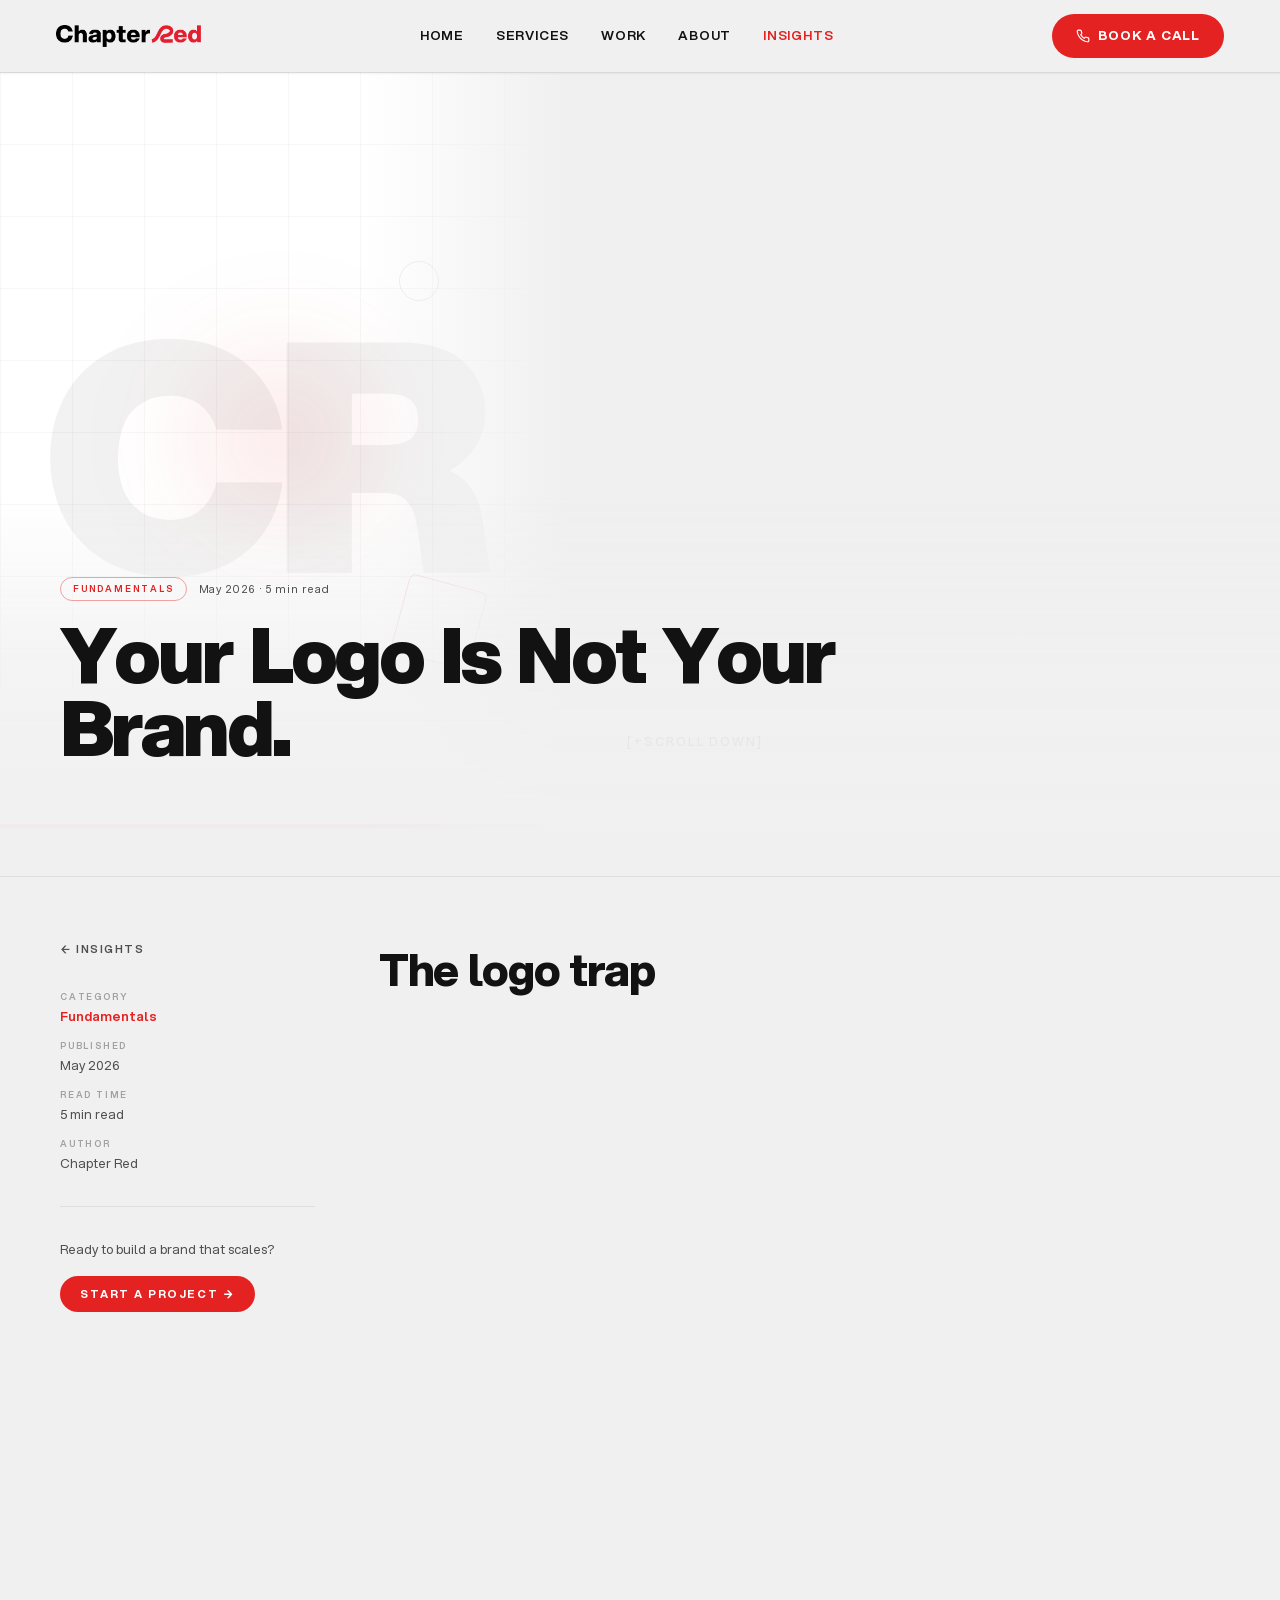
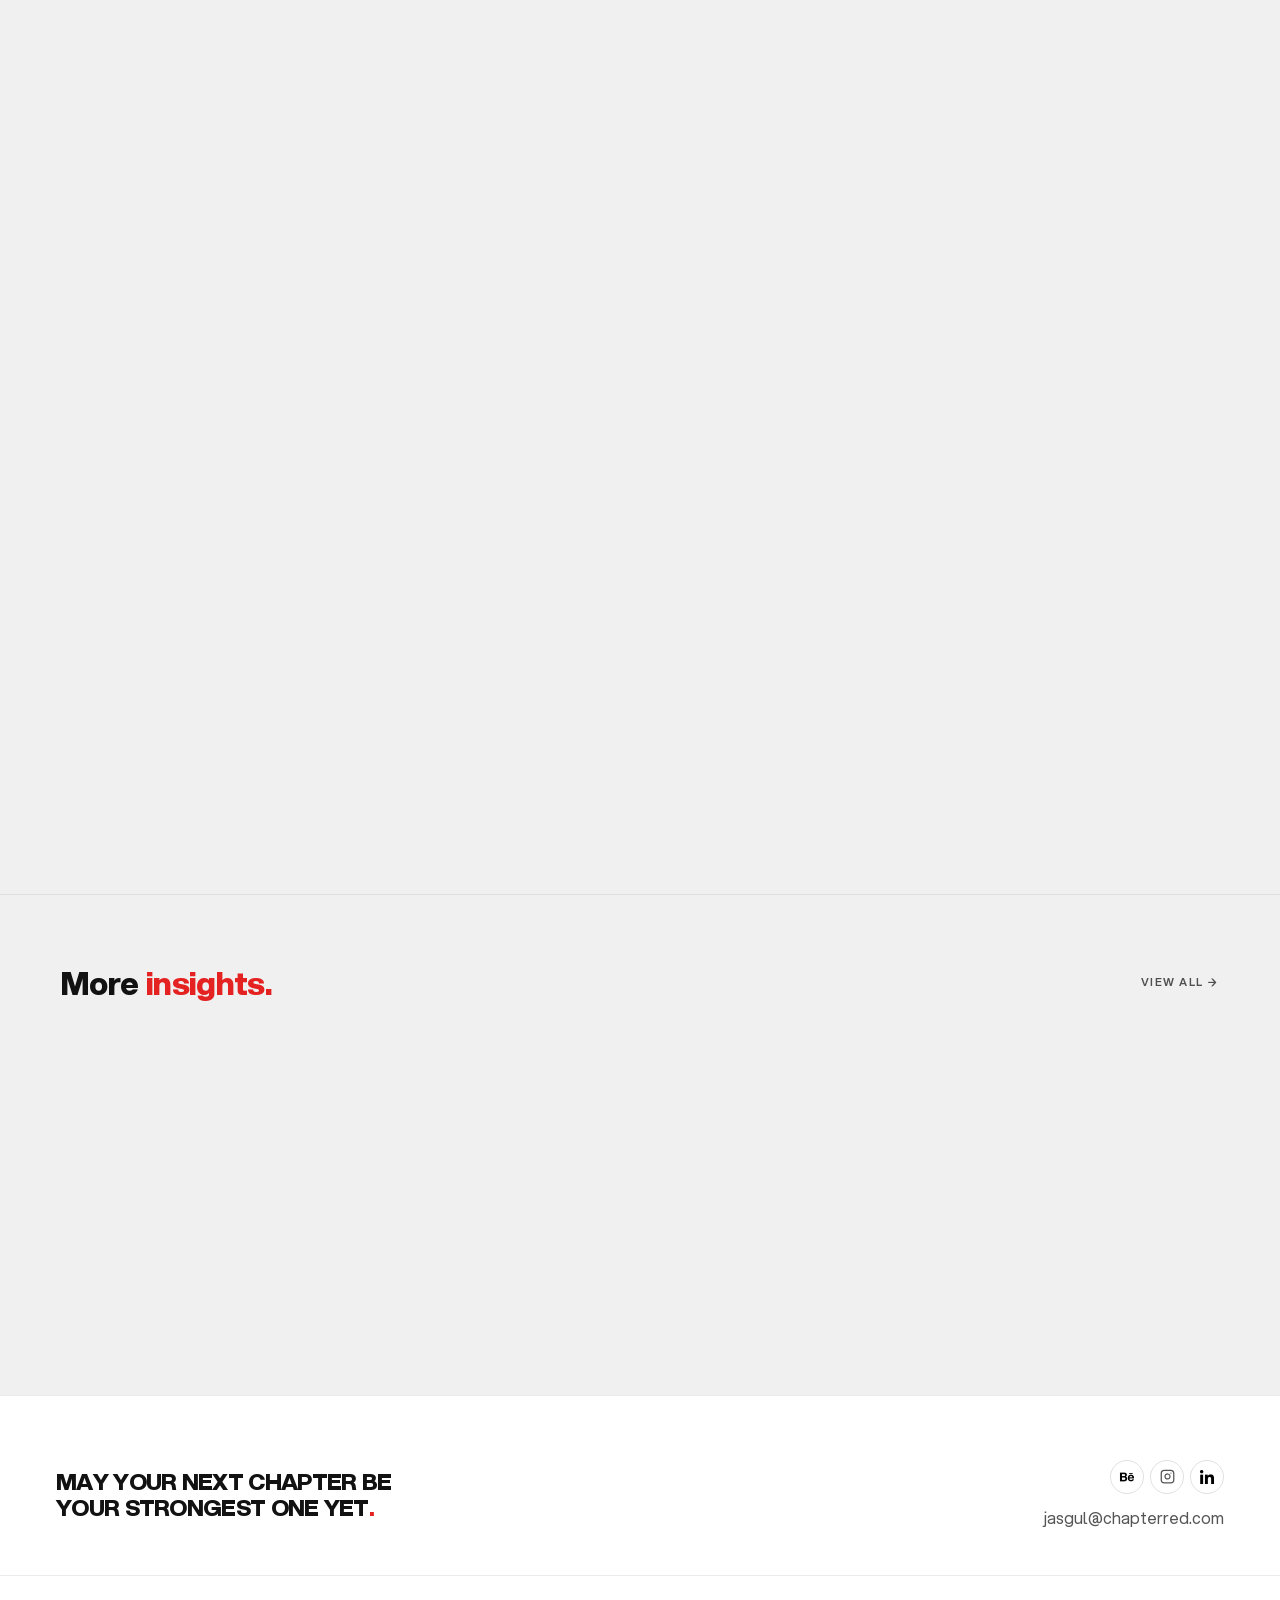
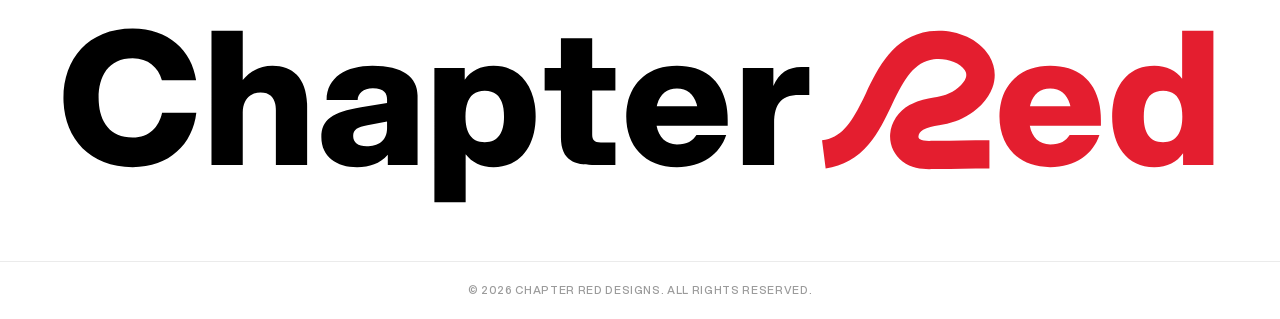
<file: blog/visual-identity-last/index.html>
<!DOCTYPE html>
<html lang="en" class="antialiased">
<head>
  <meta charset="UTF-8" />
  <!-- Google tag (gtag.js) -->
  <script async src="https://www.googletagmanager.com/gtag/js?id=G-K160Y2YJJE"></script>
  <script>
    window.dataLayer = window.dataLayer || [];
    function gtag(){dataLayer.push(arguments);}
    gtag('js', new Date());
    gtag('config', 'G-K160Y2YJJE');
  </script>
  <meta name="viewport" content="width=device-width, initial-scale=1.0" />
  <title>Your Logo Is Not Your Brand. — Chapter Red Insights</title>
  <meta name="description" content="Founders obsess over logos before they've decided what they stand for. Here's why that's backwards — and what to design first." />
  <link rel="canonical" href="https://chapterred.com/blog/visual-identity-last/" />
  <link rel="icon" href="../../vector.png" />
  <link rel="stylesheet" href="../../styles.css" />
</head>
<body style="background:#F0F0F0;min-height:100vh;color:#121212">
<header class="navbar scrolled" id="navbar">
  <div class="navbar-inner">
    <a href="../../index.html" class="navbar-logo"><img src="../../brand/logo.png" alt="Chapter Red" /></a>
    <nav class="navbar-nav">
      <a class="navbar-link" href="../../index.html">HOME</a>
      <a class="navbar-link" href="../../index.html#services">SERVICES</a>
      <a class="navbar-link" href="../../work/index.html">WORK</a>
      <a class="navbar-link" href="../../index.html#about">ABOUT</a>
      <a class="navbar-link" style="color:var(--red)" href="#">INSIGHTS</a>
    </nav>
    <a href="../../book-a-call.html" class="btn-call">
      <svg width="14" height="14" viewBox="0 0 24 24" fill="none" stroke="currentColor" stroke-width="2" stroke-linecap="round" stroke-linejoin="round"><path d="M22 16.92v3a2 2 0 0 1-2.18 2 19.79 19.79 0 0 1-8.63-3.07 19.5 19.5 0 0 1-6-6 19.79 19.79 0 0 1-3.07-8.67A2 2 0 0 1 4.11 2h3a2 2 0 0 1 2 1.72c.127.96.361 1.903.7 2.81a2 2 0 0 1-.45 2.11L8.09 9.91a16 16 0 0 0 6 6l1.27-1.27a2 2 0 0 1 2.11-.45c.907.339 1.85.573 2.81.7A2 2 0 0 1 22 16.92z"/></svg>
      BOOK A CALL
    </a>
  <button class="hamburger" id="hamburger" aria-label="Open menu">
    <span></span><span></span><span></span>
  </button>
  </div>
</header>
        <div class="mobile-nav" id="mobile-nav">
          <div class="mobile-nav-header">
            <a class="navbar-logo mobile-nav-logo" href="../../index.html"><img src="../../brand/logo.png" alt="Chapter Red" /></a>
            <button class="mobile-nav-close" id="mobile-nav-close" aria-label="Close menu">
              <svg width="20" height="20" viewBox="0 0 24 24" fill="none" stroke="currentColor" stroke-width="2.5" stroke-linecap="round"><line x1="18" y1="6" x2="6" y2="18"/><line x1="6" y1="6" x2="18" y2="18"/></svg>
            </button>
          </div>
          <nav class="mobile-nav-links" id="mobile-nav-links"></nav>
          <div class="mobile-nav-footer">
            <a class="btn-call-lg" id="mobile-nav-cta" href="../../book-a-call.html">
              <svg width="14" height="14" viewBox="0 0 24 24" fill="none" stroke="currentColor" stroke-width="2" stroke-linecap="round" stroke-linejoin="round"><path d="M22 16.92v3a2 2 0 0 1-2.18 2 19.79 19.79 0 0 1-8.63-3.07 19.5 19.5 0 0 1-6-6 19.79 19.79 0 0 1-3.07-8.67A2 2 0 0 1 4.11 2h3a2 2 0 0 1 2 1.72c.127.96.361 1.903.7 2.81a2 2 0 0 1-.45 2.11L8.09 9.91a16 16 0 0 0 6 6l1.27-1.27a2 2 0 0 1 2.11-.45c.907.339 1.85.573 2.81.7A2 2 0 0 1 22 16.92z"/></svg>
              BOOK A CALL
            </a>
          </div>
        </div>
  <div style="padding-top:4.5rem;height:calc(100vh - 4.5rem);position:relative;overflow:hidden;display:grid;grid-template-columns:44% 56%">
    <div style="position:relative;overflow:hidden">
      <div style="width:100%;height:100%;position:relative;background:white;overflow:hidden">
    <div style="position:absolute;top:50%;left:50%;transform:translate(-55%,-50%);font-family:'Aspekta',sans-serif;font-size:clamp(10rem,25vw,22.5rem);font-weight:900;line-height:1;color:rgba(18,18,18,0.05);letter-spacing:-0.06em;user-select:none">CR</div>
    <div style="position:absolute;top:30%;left:25%;width:17.5rem;height:17.5rem;border-radius:50%;background:radial-gradient(circle,rgba(228,34,34,0.12) 0%,transparent 70%);filter:blur(3rem)"></div>
    <div style="position:absolute;inset:0;background-image:linear-gradient(rgba(0,0,0,0.03) 1px,transparent 1px),linear-gradient(90deg,rgba(0,0,0,0.03) 1px,transparent 1px);background-size:4.5rem 4.5rem"></div>
    <div style="position:absolute;bottom:22%;right:15%;width:5rem;height:5rem;border:1.5px solid rgba(228,34,34,0.2);border-radius:0.375rem;transform:rotate(15deg)"></div>
    <div style="position:absolute;top:25%;right:22%;width:2.5rem;height:2.5rem;border:1px solid rgba(18,18,18,0.08);border-radius:50%"></div>
    <div style="position:absolute;bottom:0;left:0;right:0;height:4px;background:#E42222"></div>
  </div>
      <div style="position:absolute;top:0;right:0;bottom:0;width:35%;background:linear-gradient(to right,transparent,#F0F0F0)"></div>
    </div>
    <div style="display:flex;flex-direction:column;justify-content:flex-end;padding:clamp(2rem,5vw,5rem) clamp(2rem,5vw,5rem) clamp(3rem,6vw,5rem)">
      <div class="load-up" style="animation-delay:0.8s;font-size:0.75rem;color:rgba(18,18,18,0.3);letter-spacing:.16em;font-weight:500;text-transform:uppercase">[+scroll down]</div>
    </div>
    <div style="position:absolute;bottom:0;left:0;right:0;padding:5rem clamp(1.5rem,5vw,3.75rem) clamp(2.25rem,5vw,4rem);z-index:3;background:linear-gradient(to top,rgba(240,240,240,0.98) 0%,rgba(240,240,240,0.75) 50%,transparent 100%)">
      <div class="load-up" style="animation-delay:0.2s;display:flex;align-items:center;gap:0.75rem;margin-bottom:1rem">
        <span style="border:1px solid rgba(228,34,34,0.4);border-radius:100px;padding:0.25rem 0.75rem;font-size:0.5625rem;font-weight:600;letter-spacing:.2em;text-transform:uppercase;color:#E42222">Fundamentals</span>
        <span style="font-size:0.6875rem;color:#4F4F4F;letter-spacing:.08em">May 2026 · 5 min read</span>
      </div>
      <h1 class="load-up" style="animation-delay:0.35s;font-family:'Aspekta',sans-serif;font-size:clamp(2.25rem,6vw,5.5rem);font-weight:900;line-height:0.96;letter-spacing:-0.04em;color:#121212;margin:0;max-width:75%">Your Logo Is Not Your Brand.</h1>
    </div>
  </div>
  <div style="height:1px;background:rgba(0,0,0,0.07);margin:3rem 0 0"></div>
  <div style="max-width:80rem;margin:0 auto;padding:4rem clamp(1.5rem,5vw,3.75rem) 6rem;display:grid;grid-template-columns:clamp(12.5rem,22%,17.5rem) 1fr;gap:clamp(2rem,5vw,5rem)">
    <aside style="position:sticky;top:5rem;align-self:start;display:flex;flex-direction:column;gap:2rem">
    <a href="../index.html" style="text-decoration:none;display:inline-flex;align-items:center;gap:0.5rem;font-size:0.6875rem;font-weight:600;letter-spacing:.14em;text-transform:uppercase;color:#4F4F4F">← Insights</a>
    <div style="display:flex;flex-direction:column;gap:0.75rem">
      <div><div style="font-size:0.5625rem;font-weight:600;letter-spacing:.2em;text-transform:uppercase;color:#A1A1A1;margin-bottom:0.25rem">Category</div><div style="font-size:0.8125rem;color:#E42222;font-weight:600">Fundamentals</div></div>
      <div><div style="font-size:0.5625rem;font-weight:600;letter-spacing:.2em;text-transform:uppercase;color:#A1A1A1;margin-bottom:0.25rem">Published</div><div style="font-size:0.8125rem;color:#4F4F4F">May 2026</div></div>
      <div><div style="font-size:0.5625rem;font-weight:600;letter-spacing:.2em;text-transform:uppercase;color:#A1A1A1;margin-bottom:0.25rem">Read time</div><div style="font-size:0.8125rem;color:#4F4F4F">5 min read</div></div>
      <div><div style="font-size:0.5625rem;font-weight:600;letter-spacing:.2em;text-transform:uppercase;color:#A1A1A1;margin-bottom:0.25rem">Author</div><div style="font-size:0.8125rem;color:#4F4F4F">Chapter Red</div></div>
    </div>
    <div style="height:1px;background:rgba(0,0,0,0.07)"></div>
    <div>
      <p style="font-size:0.8125rem;color:#4F4F4F;line-height:1.65;margin:0 0 1rem">Ready to build a brand that scales?</p>
      <a href="../../index.html#contact" style="text-decoration:none"><div style="display:inline-flex;align-items:center;gap:0.5rem;background:#E42222;color:#fff;font-size:0.6875rem;font-weight:700;letter-spacing:.14em;text-transform:uppercase;border-radius:100px;padding:0.625rem 1.25rem">Start a project →</div></a>
    </div>
  </aside>
    <article style="max-width:45rem;padding-top:0.25rem">
<h2 class="reveal" style="font-family:'Aspekta',sans-serif;font-size:clamp(1.75rem,3.5vw,3rem);font-weight:800;line-height:1.08;letter-spacing:-0.03em;color:#121212;margin:0 0 1.75rem">The logo trap</h2>
<p class="reveal" style="font-size:clamp(0.9375rem,1.4vw,1.125rem);line-height:1.78;color:#4F4F4F;margin:0 0 1.375rem">The first thing most founders do when starting a company is design a logo. It's understandable — logos are tangible, they signal arrival, they feel like proof. But building a logo before you've built a brand is like designing a flag before choosing your country.</p>
<p class="reveal" style="font-size:clamp(0.9375rem,1.4vw,1.125rem);line-height:1.78;color:#4F4F4F;margin:0 0 1.375rem">A logo is a retrieval cue. It works by activating associations already formed in someone's mind. Nike's swoosh means something not because of its shape, but because of thirty years of associating that shape with athletic achievement, cultural relevance, and a very specific attitude. Strip away those associations and you're left with a checkmark.</p>
<h2 class="reveal" style="font-family:'Aspekta',sans-serif;font-size:clamp(1.75rem,3.5vw,3rem);font-weight:800;line-height:1.08;letter-spacing:-0.03em;color:#121212;margin:4rem 0 1.75rem">What comes before the logo</h2>
<p class="reveal" style="font-size:clamp(0.9375rem,1.4vw,1.125rem);line-height:1.78;color:#4F4F4F;margin:0 0 1.375rem">Before a single pixel gets designed, a brand needs answers to three questions: What do you believe? Who are you for? And what do you promise to deliver, every single time? These aren't marketing statements. They're operating principles that should constrain every decision a company makes — including visual ones.</p>
<div class="reveal" style="margin:3rem 0">
        <div style="border-radius:1rem;overflow:hidden;border:1px solid rgba(0,0,0,0.08);height:17.5rem;position:relative;box-shadow:0 2px 16px rgba(0,0,0,0.04)">
          <div style="width:100%;height:100%;position:relative;overflow:hidden;background:white">
    <div style="position:absolute;inset:10% 5%;display:flex;flex-direction:column;gap:1rem;justify-content:center">
      <div style="font-family:'Aspekta',sans-serif;font-size:clamp(0.875rem,2.5vw,1.375rem);font-weight:900;letter-spacing:0.04em;color:rgba(18,18,18,0.85);width:85%">POSITIONING</div><div style="font-family:'Aspekta',sans-serif;font-size:clamp(0.875rem,2.5vw,1.375rem);font-weight:400;letter-spacing:0.04em;color:#E42222;width:10%">↓</div><div style="font-family:'Aspekta',sans-serif;font-size:clamp(0.875rem,2.5vw,1.375rem);font-weight:700;letter-spacing:0.04em;color:rgba(18,18,18,0.45);width:70%">MESSAGING</div><div style="font-family:'Aspekta',sans-serif;font-size:clamp(0.875rem,2.5vw,1.375rem);font-weight:400;letter-spacing:0.04em;color:#E42222;width:10%">↓</div><div style="font-family:'Aspekta',sans-serif;font-size:clamp(0.875rem,2.5vw,1.375rem);font-weight:500;letter-spacing:0.04em;color:rgba(18,18,18,0.22);width:55%">VISUAL IDENTITY</div>
    </div>
  </div>
          <div style="position:absolute;bottom:0;left:0;right:0;padding:1rem 1.25rem;background:linear-gradient(to top,rgba(255,255,255,0.92) 0%,transparent 100%)">
            <span style="font-size:0.75rem;color:#4F4F4F;font-style:italic;line-height:1.5">Position comes before design. Purpose comes before position.</span>
          </div>
          <div style="position:absolute;bottom:0.75rem;right:0.875rem;width:1.75rem;height:1.75rem;border-radius:50%;border:1px solid rgba(0,0,0,0.12);display:flex;align-items:center;justify-content:center;font-size:0.875rem;color:#4F4F4F;background:white">+</div>
        </div>
      </div>
<h2 class="reveal" style="font-family:'Aspekta',sans-serif;font-size:clamp(1.75rem,3.5vw,3rem);font-weight:800;line-height:1.08;letter-spacing:-0.03em;color:#121212;margin:4rem 0 1.75rem">The right order</h2>
<p class="reveal" style="font-size:clamp(0.9375rem,1.4vw,1.125rem);line-height:1.78;color:#4F4F4F;margin:0 0 1.375rem">Build your brand in this order: positioning, then messaging, then visual identity. Positioning answers the strategic question of where you fit in the competitive landscape. Messaging translates that positioning into language that resonates with real humans. Visual identity translates both into a system that communicates nonverbally, instantly, and at scale.</p>
<p class="reveal" style="font-size:clamp(0.9375rem,1.4vw,1.125rem);line-height:1.78;color:#4F4F4F;margin:0 0 1.375rem">When you get the order wrong, you end up with beautiful brands that mean nothing. When you get it right, you end up with brands like Stripe — whose visual identity is so precise and distinctive that it communicates sophistication and trustworthiness before a single word is read.</p>
    </article>
  </div>
  <div style="height:1px;background:rgba(0,0,0,0.07)"></div>
  <div style="max-width:80rem;margin:0 auto;padding:4rem clamp(1.5rem,5vw,3.75rem) 6rem">
    <div style="display:flex;align-items:center;justify-content:space-between;margin-bottom:2rem">
      <h3 style="font-family:'Aspekta',sans-serif;font-size:clamp(1.25rem,2.5vw,2rem);font-weight:800;letter-spacing:-0.02em;color:#121212;margin:0">More <span style="color:#E42222">insights.</span></h3>
      <a href="../index.html" style="text-decoration:none;font-size:0.6875rem;font-weight:600;letter-spacing:.14em;text-transform:uppercase;color:#4F4F4F">View all →</a>
    </div>
    <div style="display:grid;grid-template-columns:repeat(auto-fit,minmax(17.5rem,1fr));gap:1rem">
      <div class="reveal" style="transition-delay:0s">
        <a href="../building-brands-that-last/index.html" style="text-decoration:none">
          <div style="border-radius:0.875rem;overflow:hidden;border:1px solid rgba(0,0,0,0.08);cursor:pointer;position:relative;height:16.25rem;background:white;box-shadow:0 2px 12px rgba(0,0,0,0.04);display:flex;align-items:flex-end">
            <div style="position:absolute;inset:0;display:flex;align-items:center;justify-content:center;overflow:hidden">
              <span style="font-family:'Aspekta',sans-serif;font-size:7.5rem;font-weight:900;color:rgba(18,18,18,0.04);letter-spacing:-0.05em;user-select:none">01</span>
            </div>
            <div style="position:absolute;top:0;left:0;right:0;height:3px;background:#E42222"></div>
            <div style="position:relative;z-index:2;padding:1.25rem 1.375rem">
              <div style="display:flex;align-items:center;gap:0.5rem;margin-bottom:0.625rem">
                <span style="border:1px solid rgba(228,34,34,0.35);border-radius:100px;padding:0.1875rem 0.625rem;font-size:0.5625rem;font-weight:600;letter-spacing:.16em;text-transform:uppercase;color:#E42222">Strategy</span>
                <span style="font-size:0.625rem;color:#A1A1A1">8 min read</span>
              </div>
              <h4 style="font-family:'Aspekta',sans-serif;font-size:clamp(1rem,1.8vw,1.25rem);font-weight:700;line-height:1.2;letter-spacing:-0.02em;color:#121212;margin:0">Building Brands That Last.</h4>
            </div>
          </div>
        </a>
      </div>
<div class="reveal" style="transition-delay:0.1s">
        <a href="../startup-rebrand-playbook/index.html" style="text-decoration:none">
          <div style="border-radius:0.875rem;overflow:hidden;border:1px solid rgba(0,0,0,0.08);cursor:pointer;position:relative;height:16.25rem;background:white;box-shadow:0 2px 12px rgba(0,0,0,0.04);display:flex;align-items:flex-end">
            <div style="position:absolute;inset:0;display:flex;align-items:center;justify-content:center;overflow:hidden">
              <span style="font-family:'Aspekta',sans-serif;font-size:7.5rem;font-weight:900;color:rgba(18,18,18,0.04);letter-spacing:-0.05em;user-select:none">02</span>
            </div>
            <div style="position:absolute;top:0;left:0;right:0;height:3px;background:#E42222"></div>
            <div style="position:relative;z-index:2;padding:1.25rem 1.375rem">
              <div style="display:flex;align-items:center;gap:0.5rem;margin-bottom:0.625rem">
                <span style="border:1px solid rgba(228,34,34,0.35);border-radius:100px;padding:0.1875rem 0.625rem;font-size:0.5625rem;font-weight:600;letter-spacing:.16em;text-transform:uppercase;color:#E42222">Process</span>
                <span style="font-size:0.625rem;color:#A1A1A1">6 min read</span>
              </div>
              <h4 style="font-family:'Aspekta',sans-serif;font-size:clamp(1rem,1.8vw,1.25rem);font-weight:700;line-height:1.2;letter-spacing:-0.02em;color:#121212;margin:0">The Startup Rebrand Playbook.</h4>
            </div>
          </div>
        </a>
      </div>
    </div>
  </div>
          <footer class="footer">
          <div class="footer-quote-wrap">
            <p class="footer-quote-text">May your next chapter be your strongest one yet<span class="footer-quote-dot">.</span></p>
            <div class="footer-right-group">
              <div class="footer-socials">
                <a href="https://www.behance.net/chapterreddesigns" target="_blank" rel="noopener" aria-label="Behance">
                  <img src="../../brand/behance.png" alt="Behance" width="16" height="16" style="display:block;object-fit:contain" />
                </a>
                <a href="https://www.instagram.com/chapterreddesigns/" target="_blank" rel="noopener" aria-label="Instagram">
                  <svg viewBox="0 0 24 24" fill="none" stroke="currentColor" stroke-width="2" stroke-linecap="round" stroke-linejoin="round" width="15" height="15"><rect x="2" y="2" width="20" height="20" rx="5" ry="5"/><path d="M16 11.37A4 4 0 1 1 12.63 8 4 4 0 0 1 16 11.37z"/><line x1="17.5" y1="6.5" x2="17.51" y2="6.5"/></svg>
                </a>
                <a href="https://www.linkedin.com/company/chapterred/" target="_blank" rel="noopener" aria-label="LinkedIn">
                  <img src="../../brand/linnkedin.png" alt="LinkedIn" width="16" height="16" style="display:block;object-fit:contain" />
                </a>
              </div>
              <a class="footer-email-link" href="mailto:jasgul@chapterred.com">jasgul@chapterred.com</a>
            </div>
          </div>
          <div class="footer-logo-section">
            <img src="../../brand/logo-footer.svg" alt="Chapter Red" class="footer-logo-img" />
          </div>
          <div class="footer-bottom">
            <p class="footer-copyright">© 2026 CHAPTER RED DESIGNS. All Rights Reserved.</p>
          </div>
        </footer>
  <script src="../../blog.js"></script>
</body>
</html>
</file>
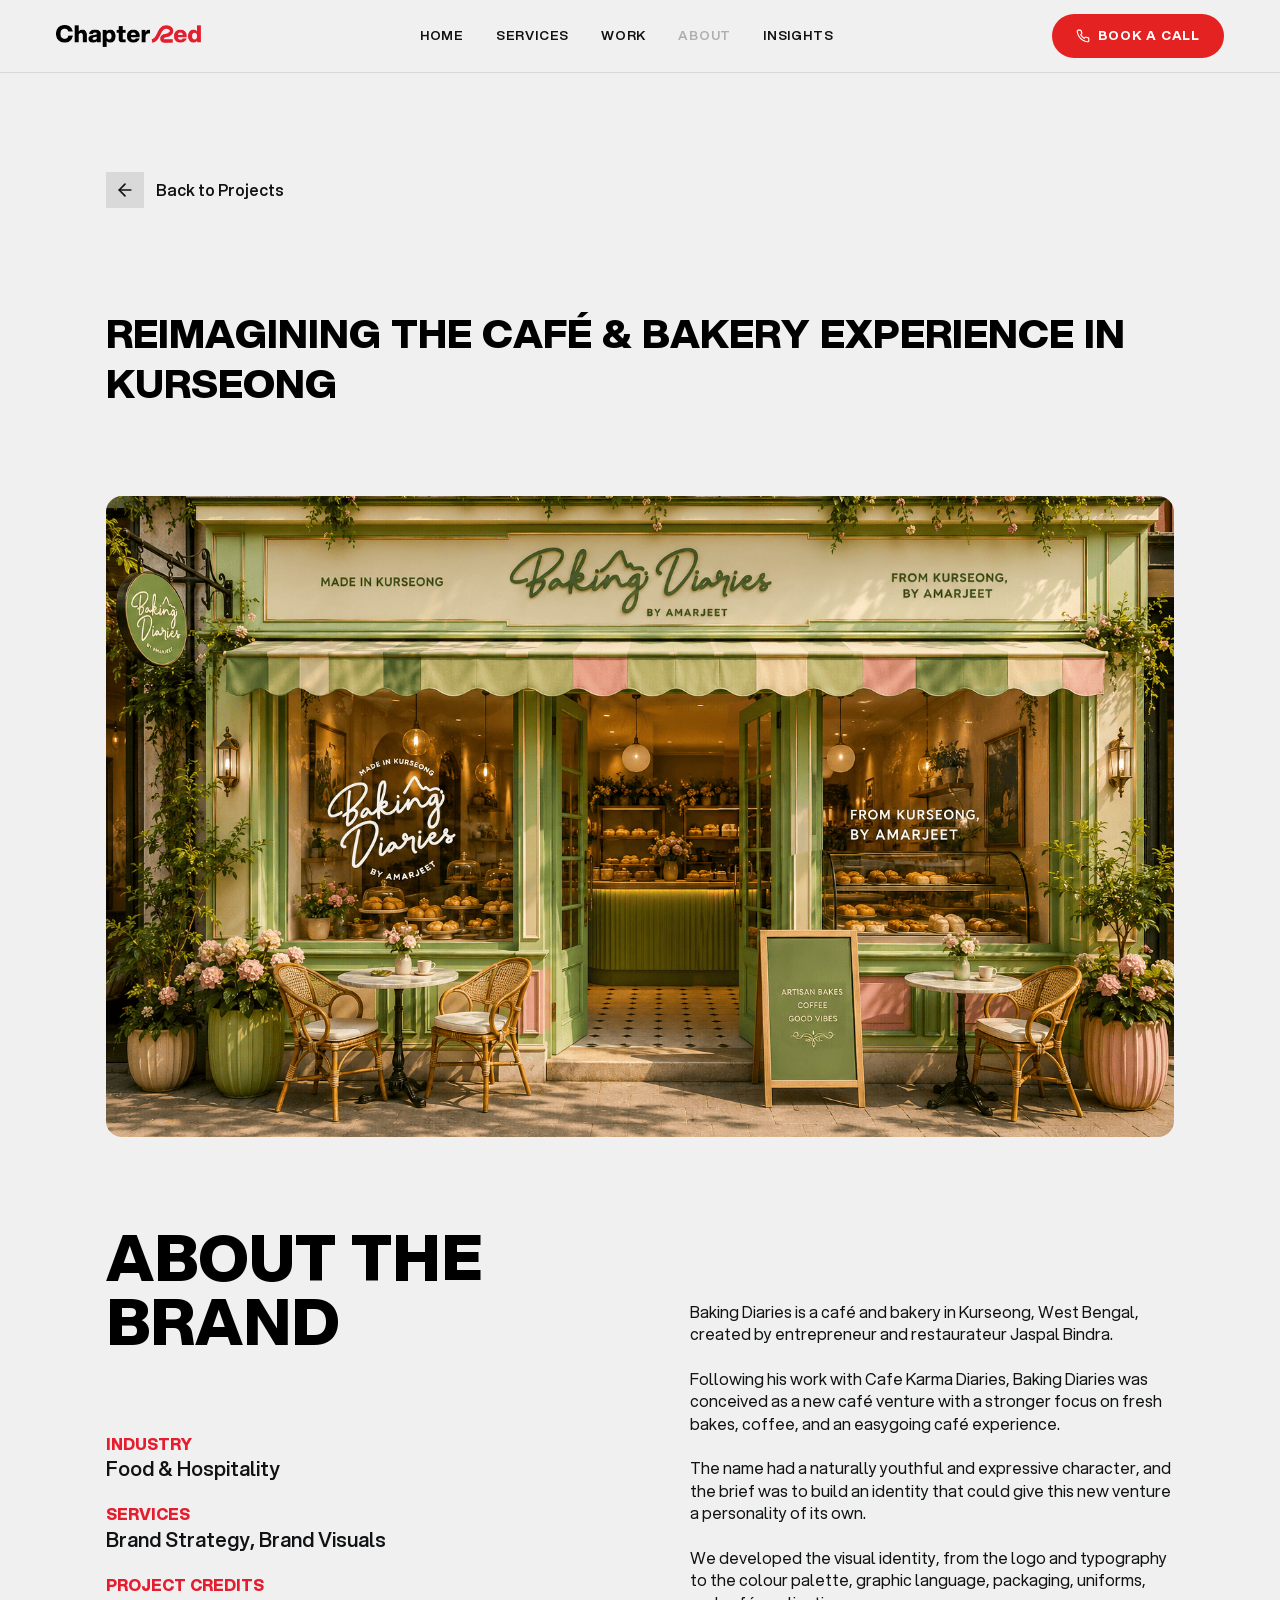
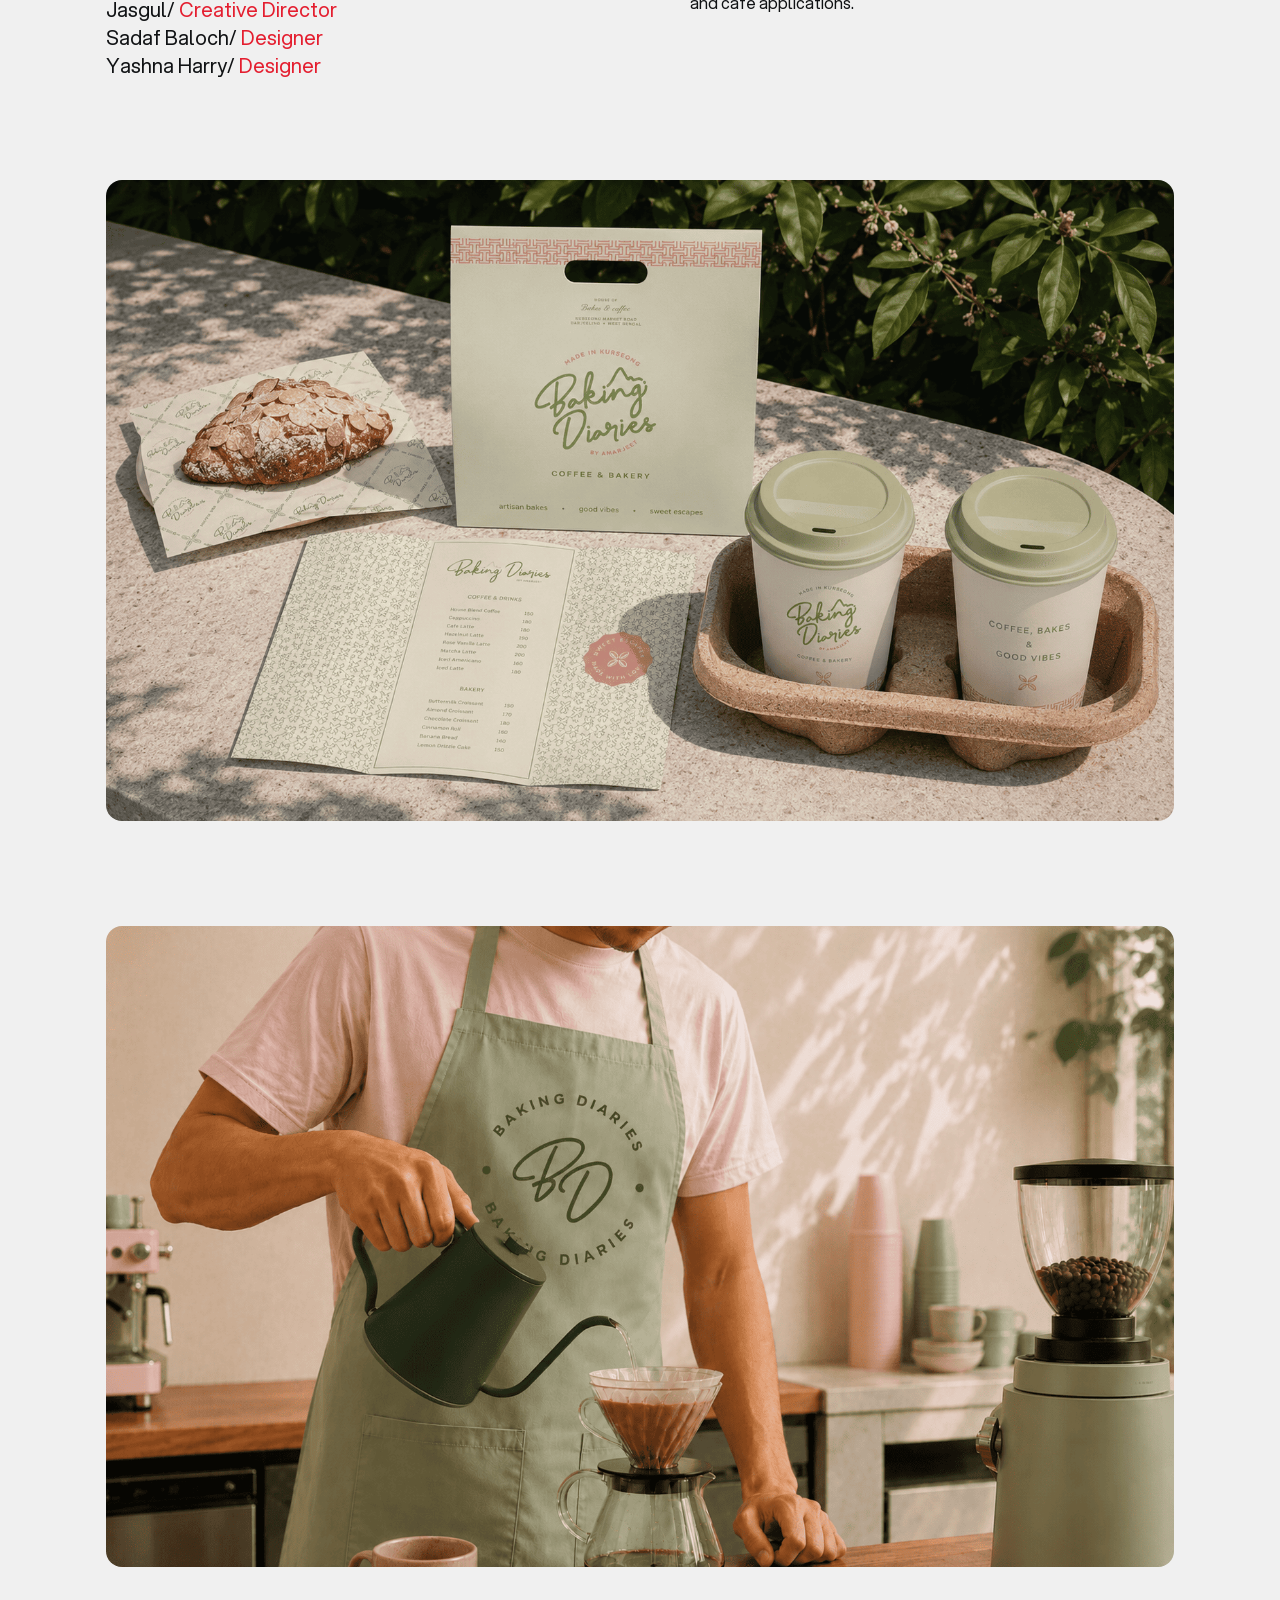
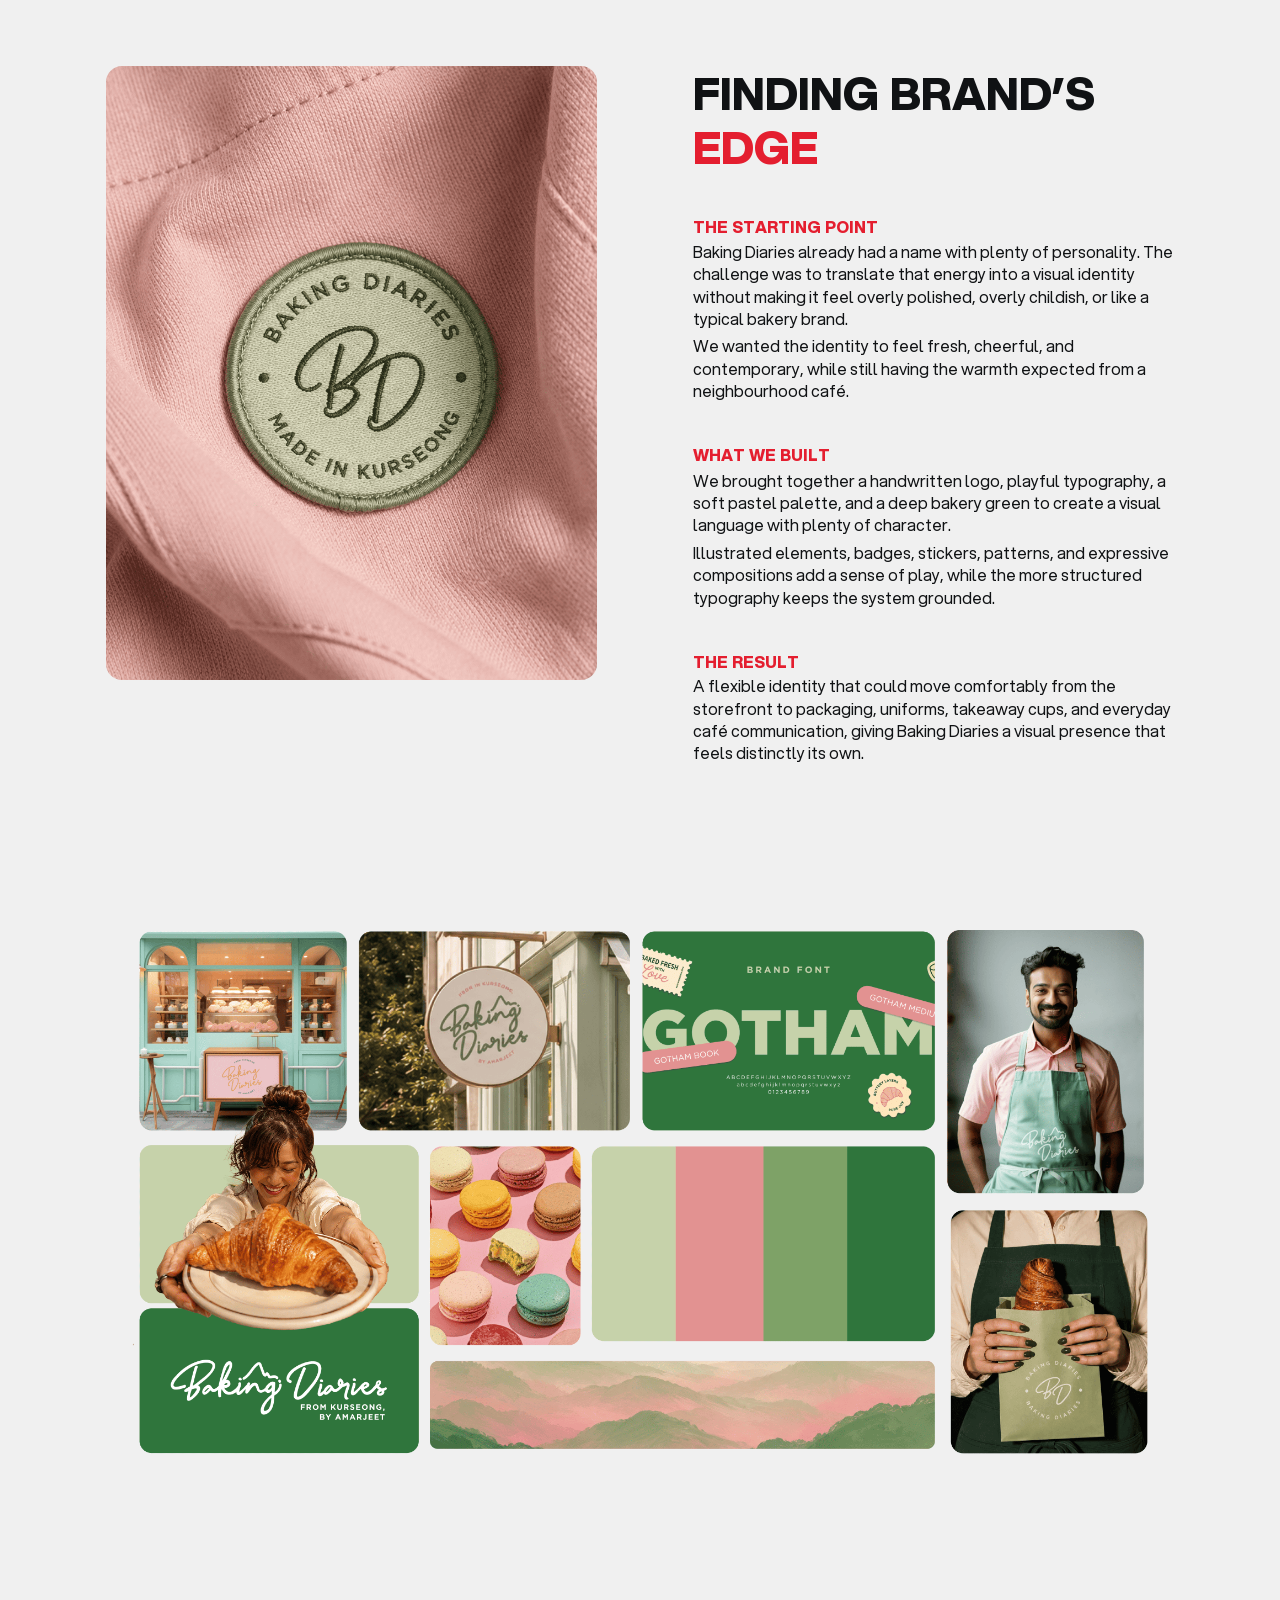
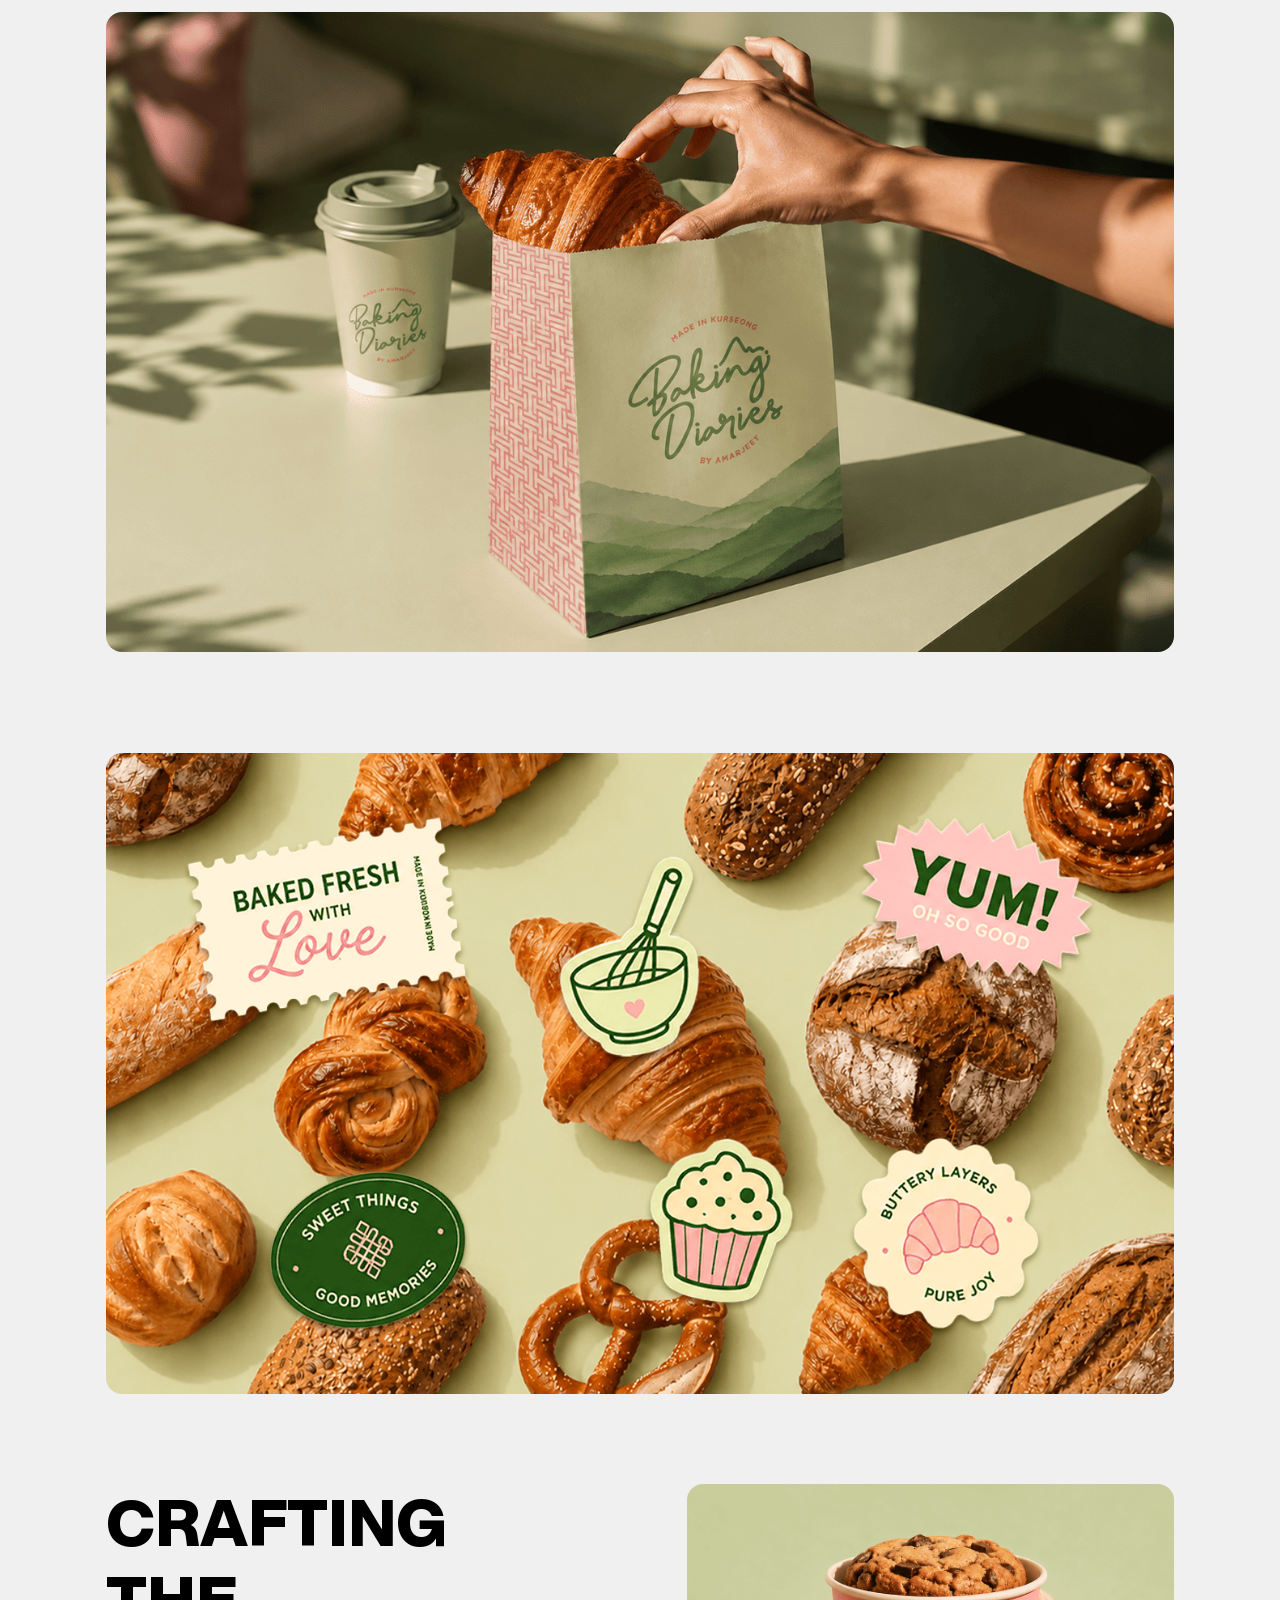
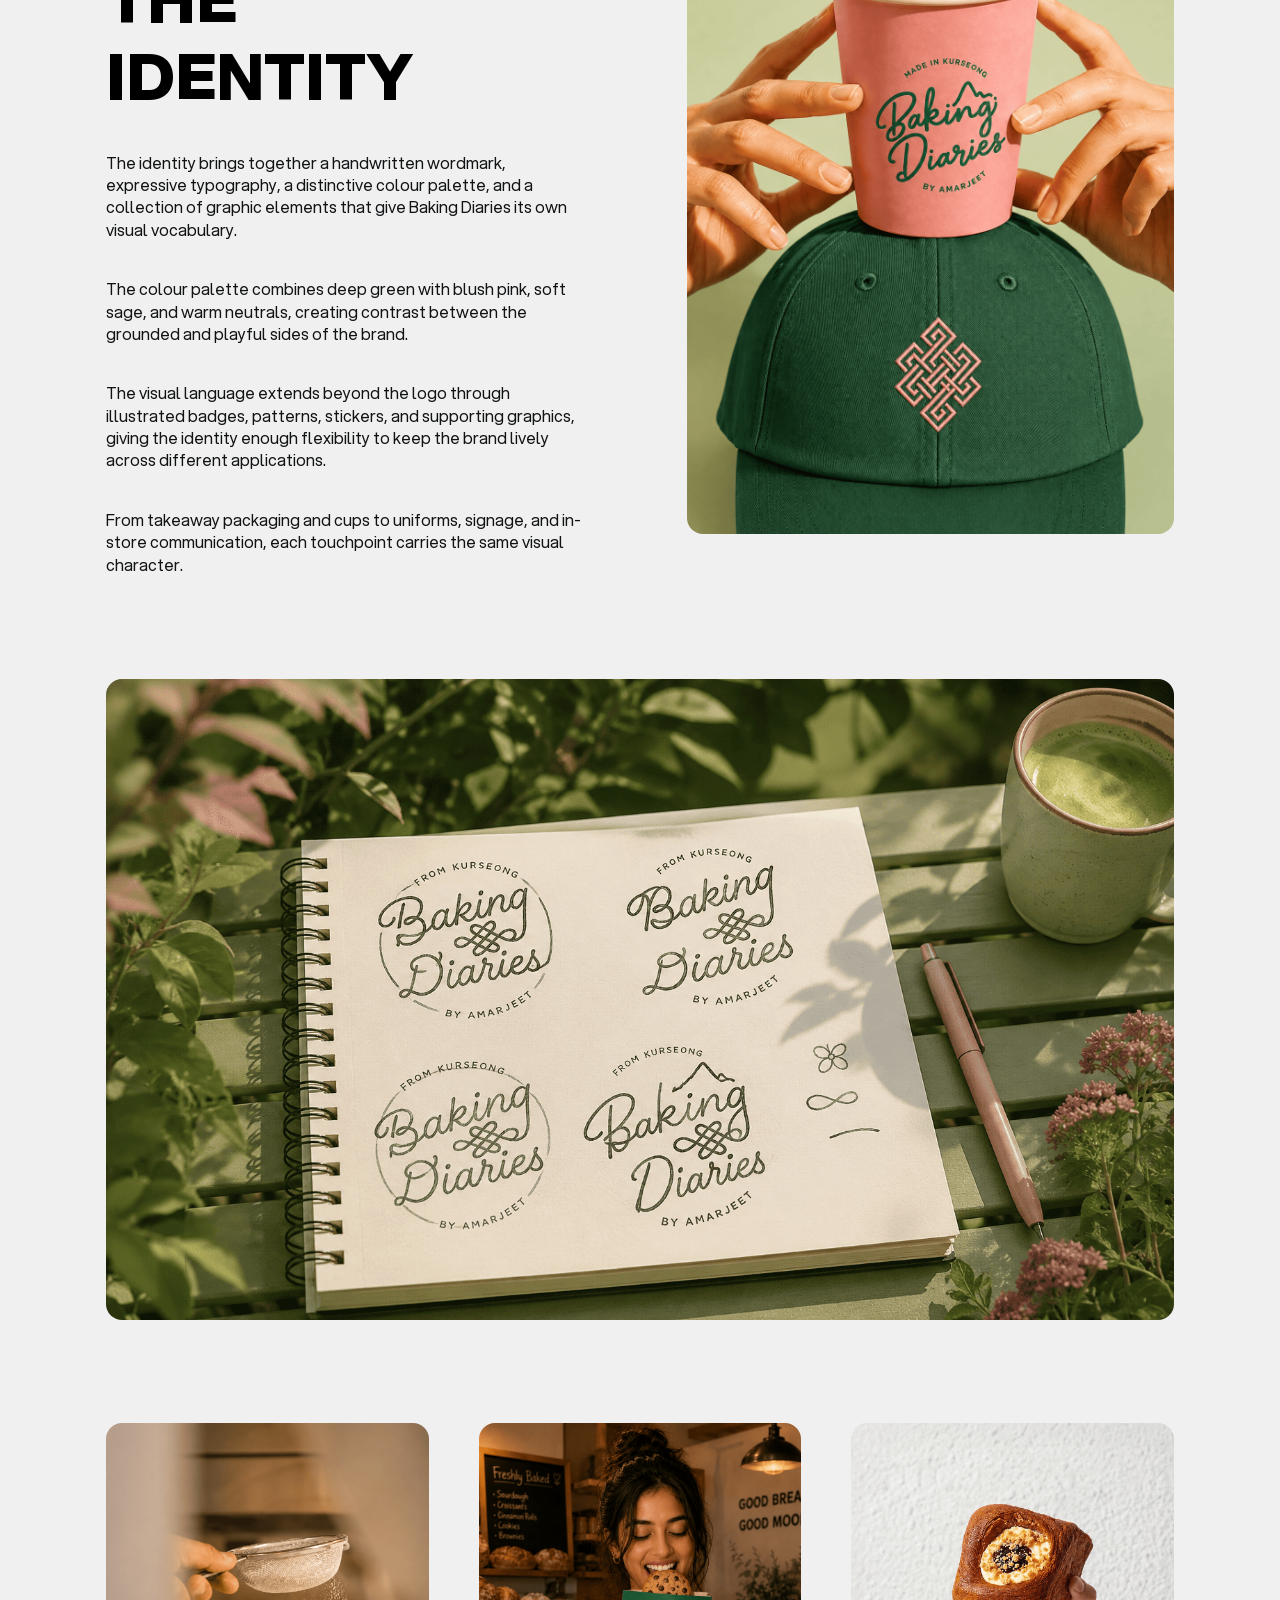
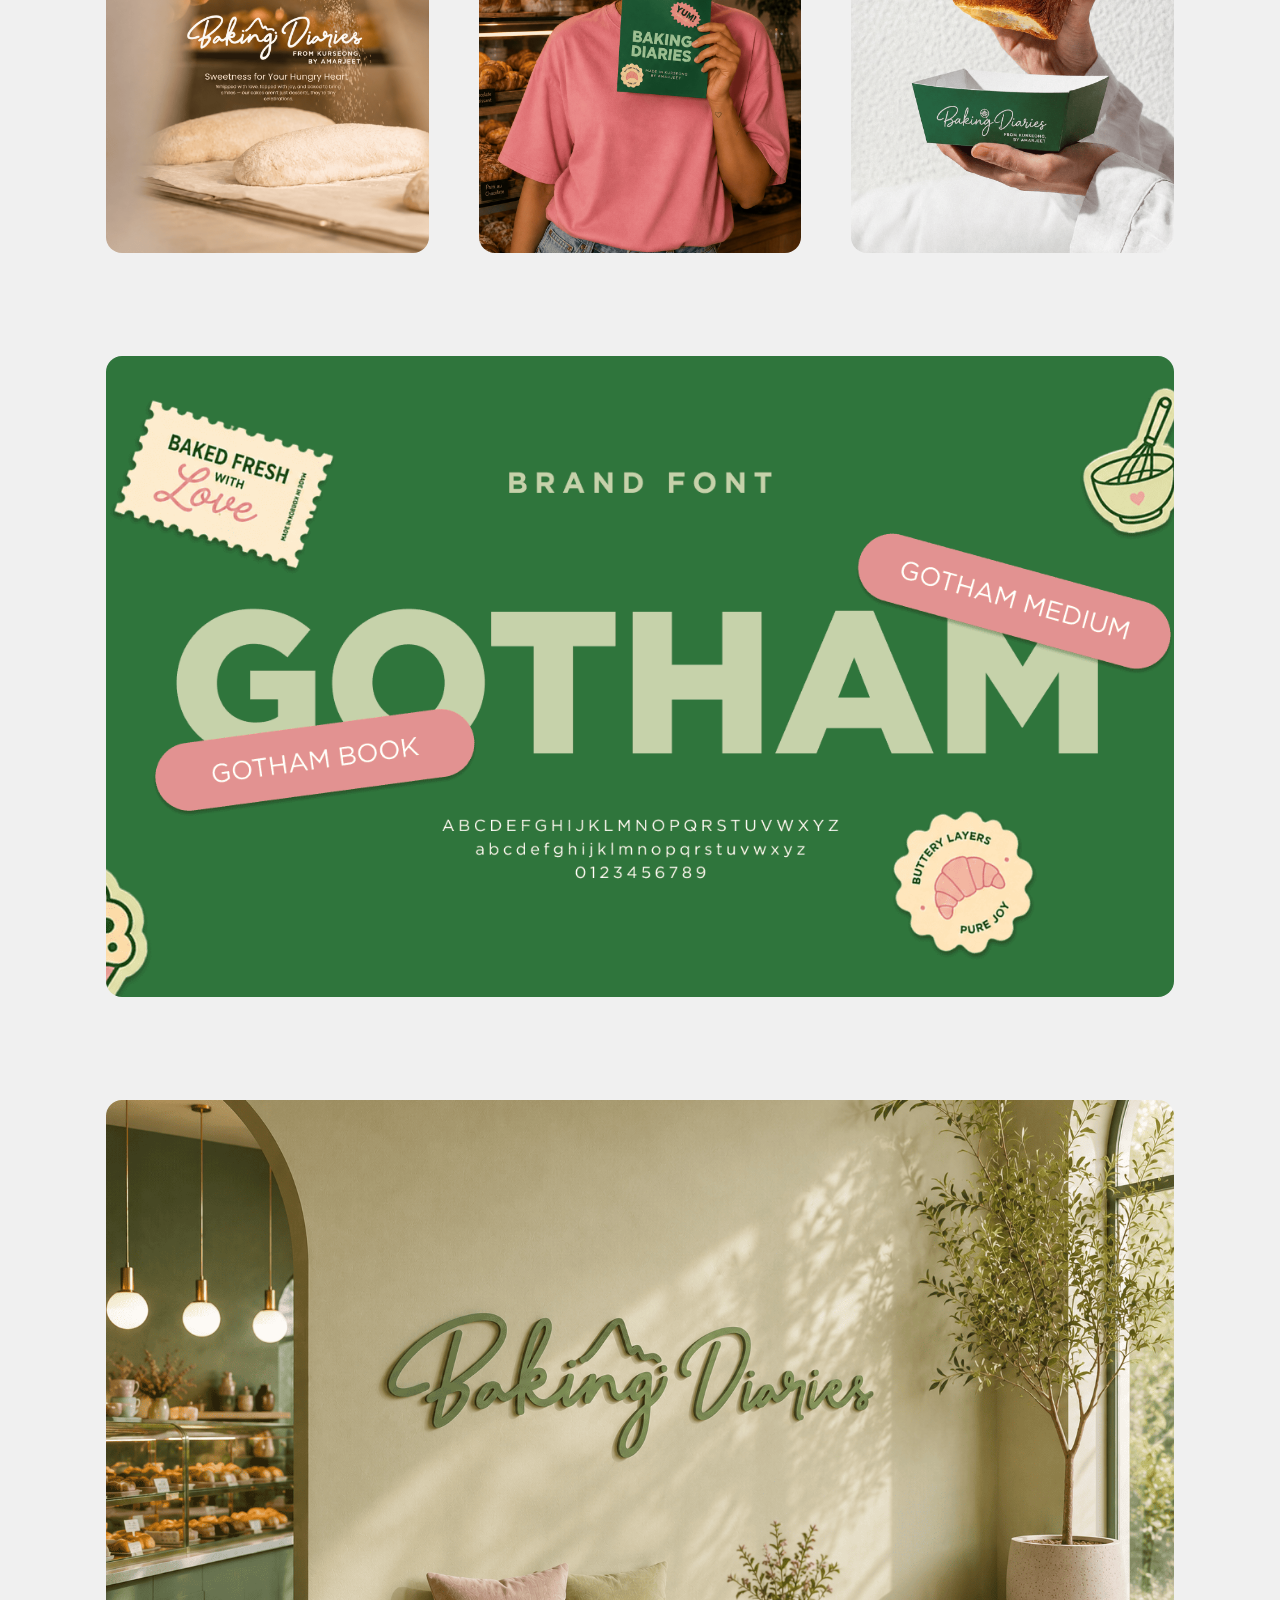
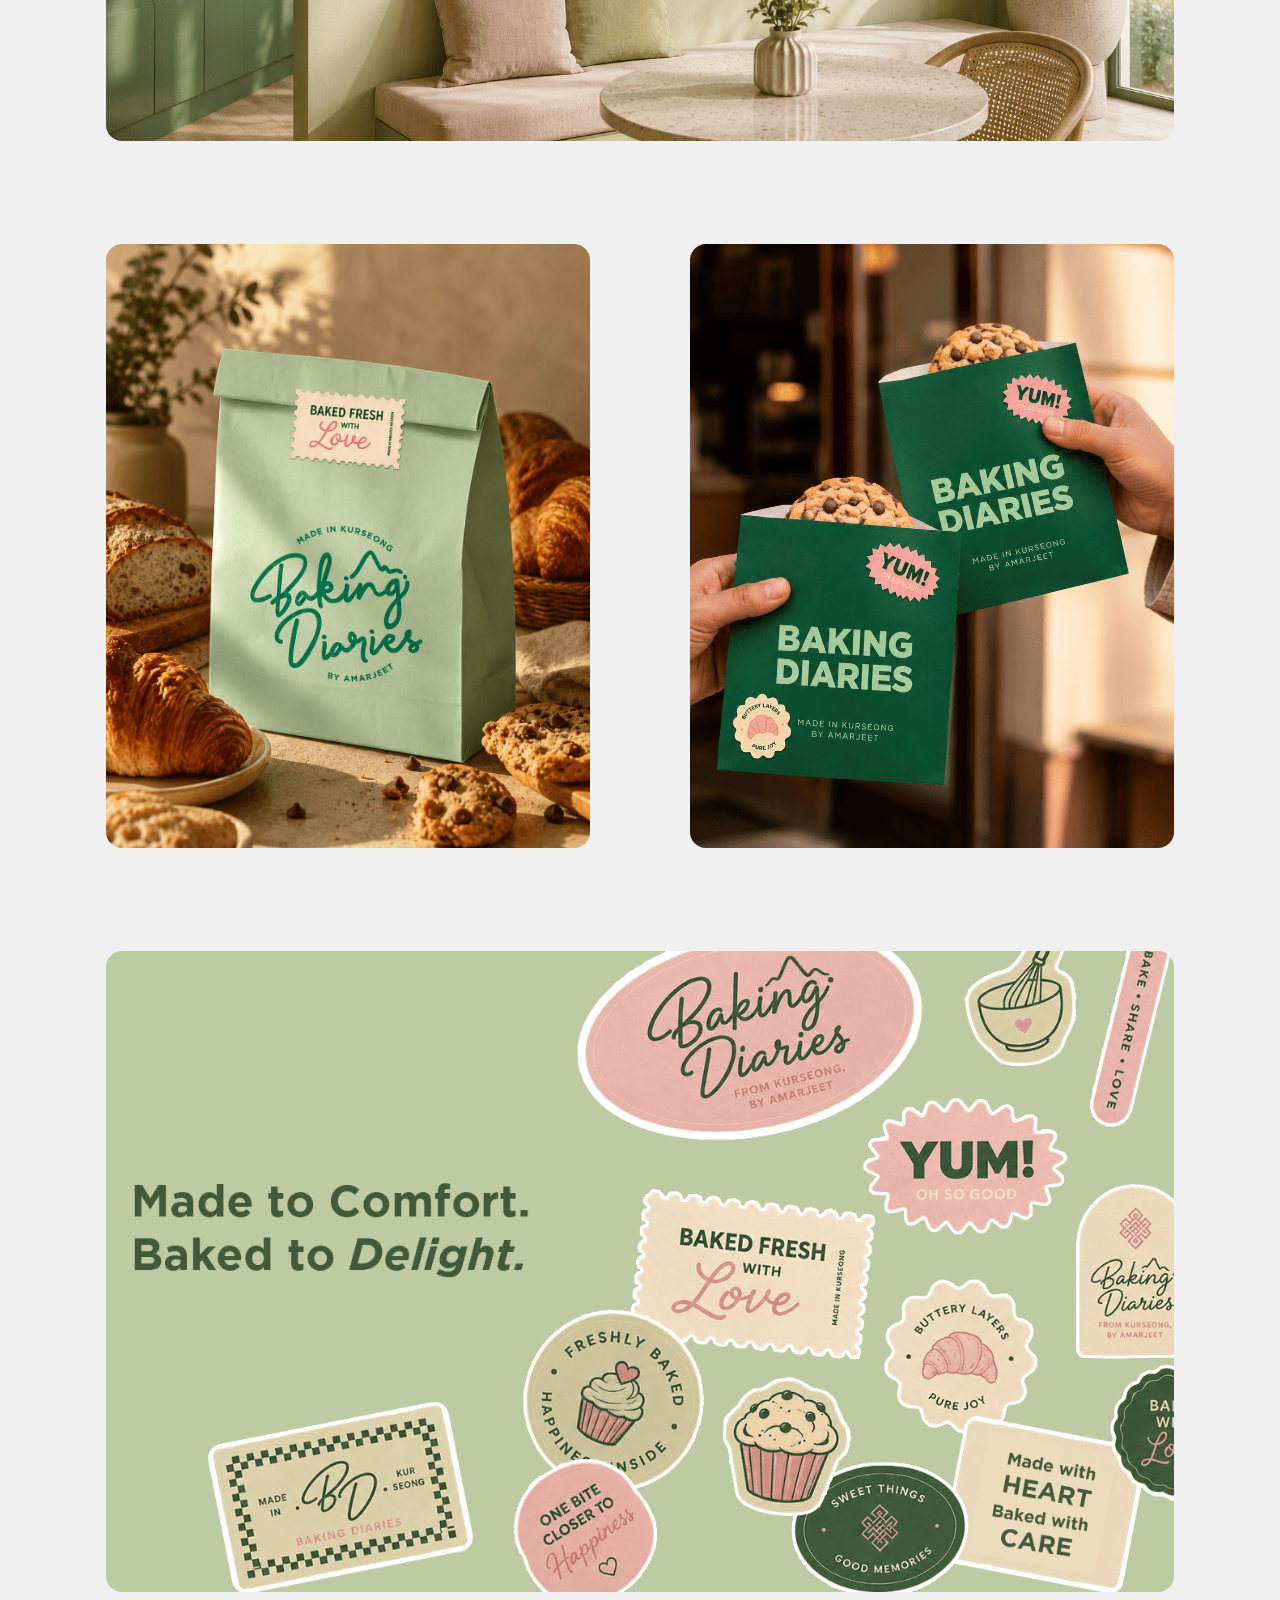
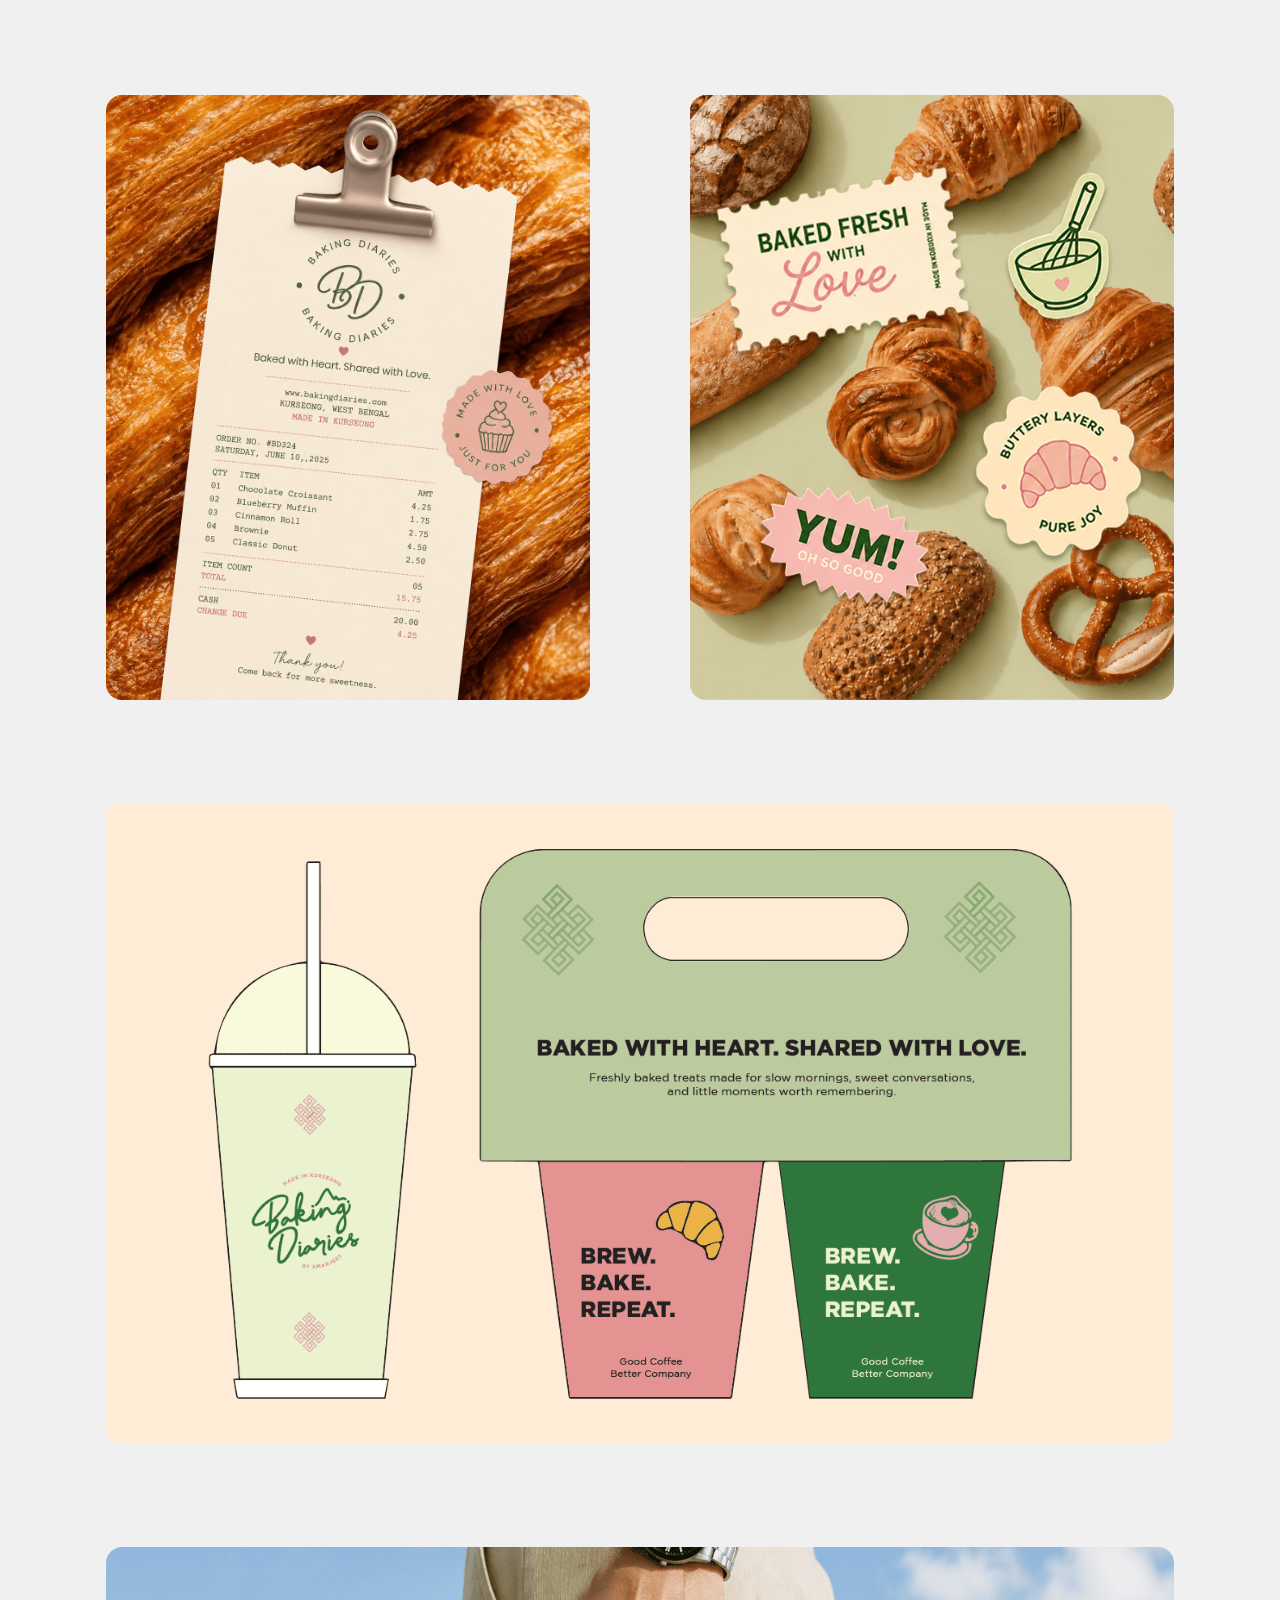
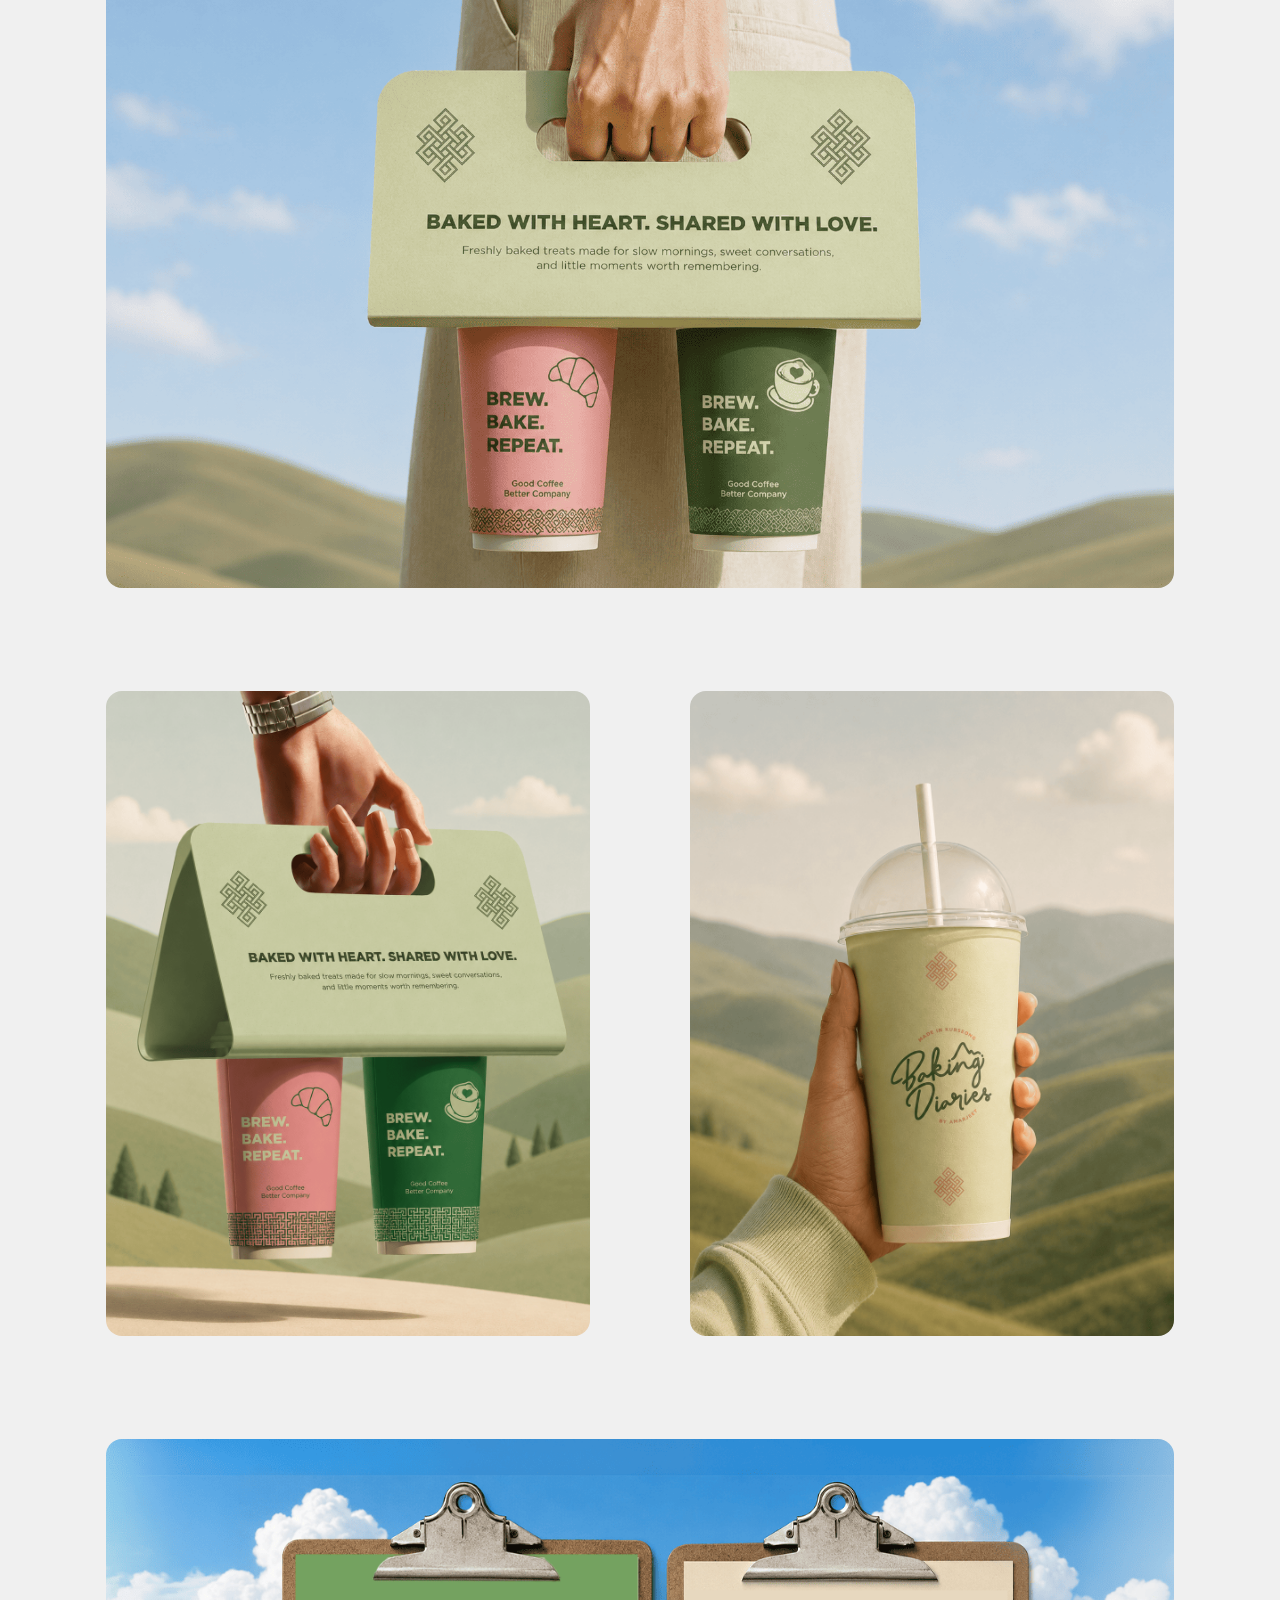
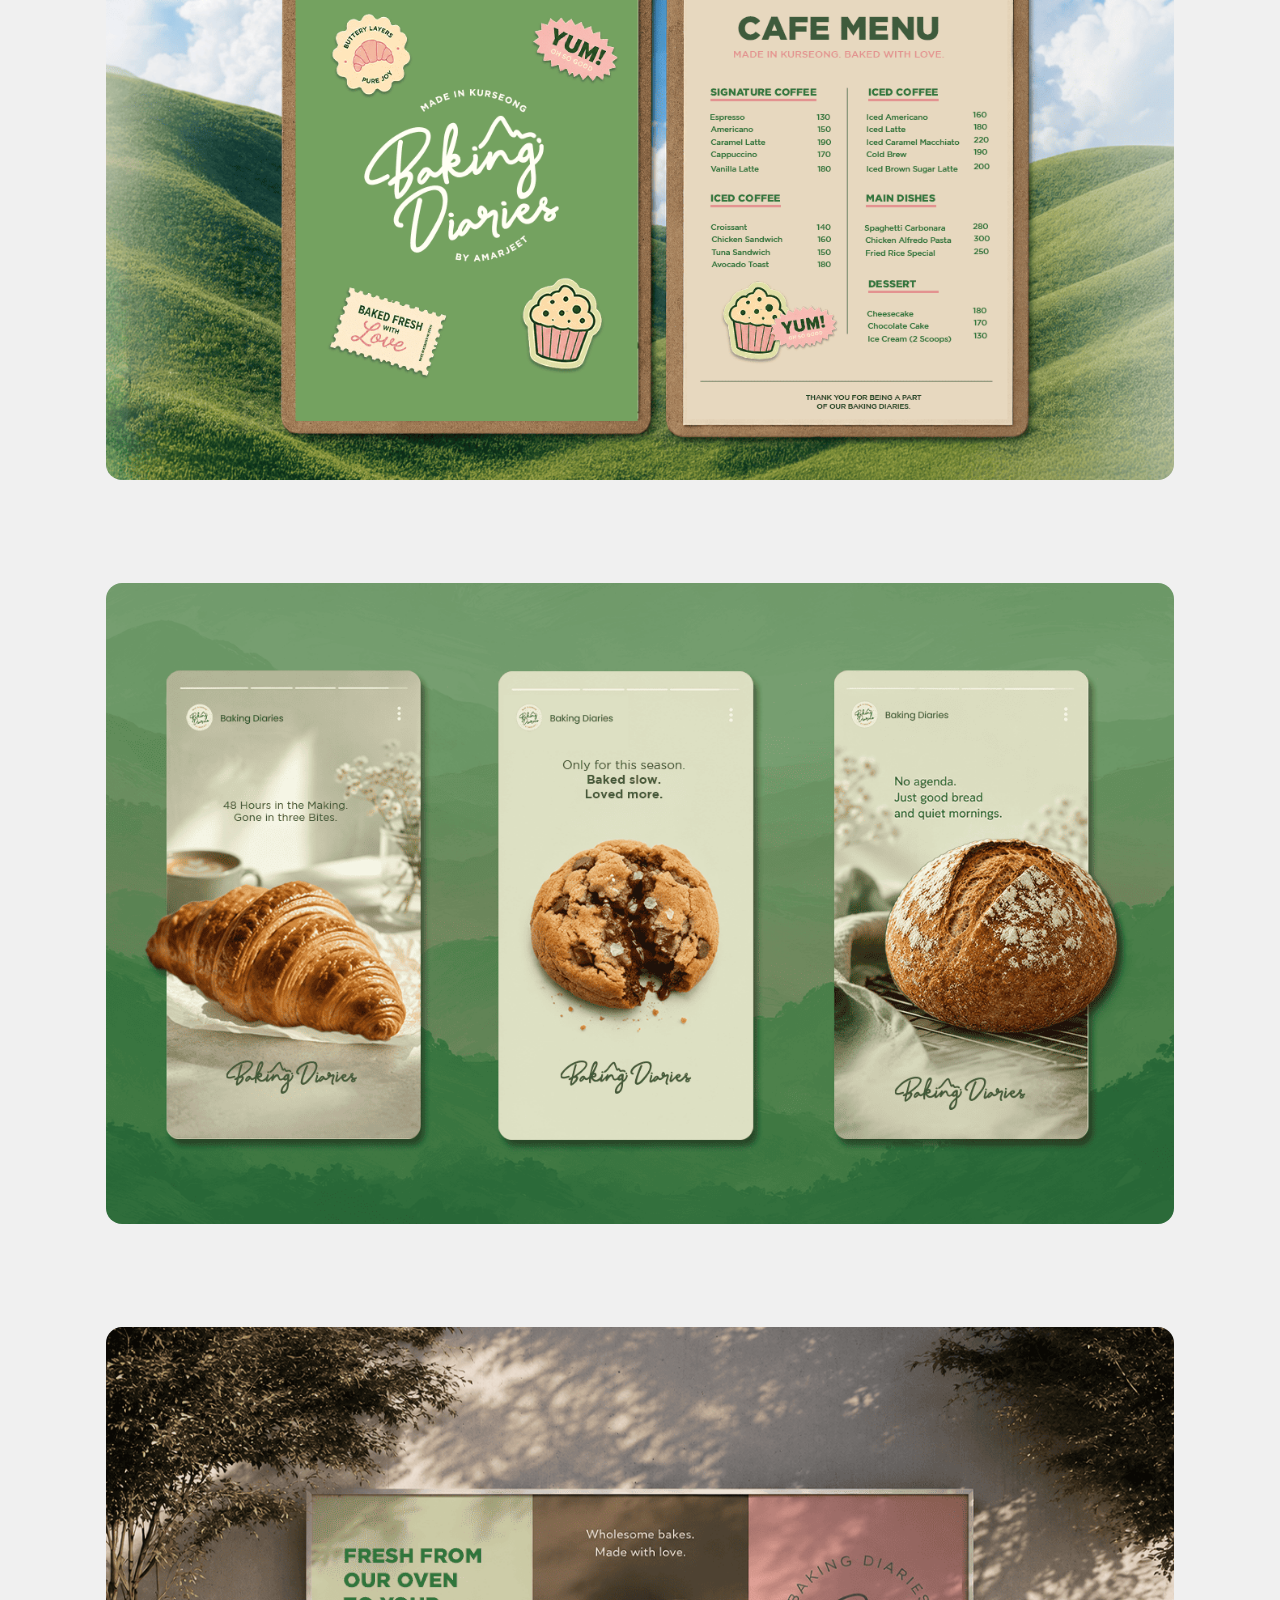
<file: work/baking-diaries/index.html>
<!DOCTYPE html>
<html lang="en" class="antialiased">
<head>
  <meta charset="UTF-8" />
  <!-- Google tag (gtag.js) -->
  <script async src="https://www.googletagmanager.com/gtag/js?id=G-K160Y2YJJE"></script>
  <script>
    window.dataLayer = window.dataLayer || [];
    function gtag(){dataLayer.push(arguments);}
    gtag('js', new Date());
    gtag('config', 'G-K160Y2YJJE');
  </script>
  <meta name="viewport" content="width=device-width, initial-scale=1.0" />
  <title>Caf&eacute; &amp; Bakery Brand Identity for Baking Diaries | Chapter Red Designs</title>
  <meta name="description" content="See how Chapter Red built the caf&eacute; and bakery brand identity for Baking Diaries in Kurseong, from handwritten logo and typography to colour palette, packaging, uniforms and caf&eacute; applications." />

  <!-- Open Graph -->
  <meta property="og:type" content="article" />
  <meta property="og:title" content="Baking Diaries Caf&eacute; Branding Case Study | Chapter Red" />
  <meta property="og:description" content="A handwritten logo, playful typography and a deep bakery green: how Chapter Red gave Baking Diaries a visual presence of its own." />

  <!-- Twitter Card -->
  <meta name="twitter:card" content="summary_large_image" />
  <meta name="twitter:title" content="Caf&eacute; Branding Case Study &ndash; Baking Diaries" />
  <meta name="twitter:description" content="A strategy-first caf&eacute; and bakery branding project by Chapter Red featuring brand identity, packaging, uniforms and caf&eacute; applications." />
  <link rel="canonical" href="https://chapterred.com/work/baking-diaries/" />
  <link rel="icon" href="../../vector.png" />
  <link rel="stylesheet" href="../../styles.css" />
  <link rel="stylesheet" href="../../work.css" />
  <style>
    /* Mobile & tablet: full-width photos show at their true proportions -
       no aspect-ratio frame, no cover-crop, so nothing is sliced off the edges.
       Desktop: a consistent 5:3 frame (every hero is already exactly this ratio,
       so heroes never crop; other images clip only a few %). */
    @media (min-width: 1024px) {
      .pk-wrap > .pk-photo,
      .pk-gallery > .pk-photo,
      .pk-photo.pk-mt-hero {
        aspect-ratio: 1300 / 780;
        object-fit: cover;
      }
    }

    /* About the Brand — push the meta list down below the heading, like the other case studies */
    @media (min-width: 768px) {
      .pk-about-meta { padding-top: 5rem; }
      .pk-about-body { align-items: center; }
    }

    /* Finding Brand's Edge — image sits in a centred portrait frame */
    .pk-edge .pk-photo--edge {
      aspect-ratio: 3 / 4;
      object-fit: cover;
      object-position: center;
    }
    @media (min-width: 768px) {
      .pk-edge .pk-photo--edge {
        aspect-ratio: 4 / 5;
        height: auto;
      }
    }

    /* Crafting the Identity — portrait frame, stays inside the page margins */
    .pk-craft .pk-photo--craft {
      aspect-ratio: 3 / 4;
      object-fit: cover;
      object-position: center;
      min-width: 0;
    }
  </style>
</head>
<body>
  <main class="pk">
    <!-- ── Navbar (same as home) ── -->
    <header class="navbar" id="navbar">
      <div class="navbar-inner">
        <a href="../../index.html" class="navbar-logo"><img src="../../brand/logo.png" alt="Chapter Red" /></a>
        <nav class="navbar-nav">
          <a class="navbar-link" href="../../index.html">HOME</a>
          <a class="navbar-link" href="../../index.html#services">SERVICES</a>
          <a class="navbar-link" href="../index.html">WORK</a>
          <a class="navbar-link navbar-link--disabled" aria-disabled="true" title="Coming soon">ABOUT</a>
          <a class="navbar-link" href="#">INSIGHTS</a>
        </nav>
        <a href="../../book-a-call.html" class="btn-call">
          <svg width="14" height="14" viewBox="0 0 24 24" fill="none" stroke="currentColor" stroke-width="2" stroke-linecap="round" stroke-linejoin="round"><path d="M22 16.92v3a2 2 0 0 1-2.18 2 19.79 19.79 0 0 1-8.63-3.07 19.5 19.5 0 0 1-6-6 19.79 19.79 0 0 1-3.07-8.67A2 2 0 0 1 4.11 2h3a2 2 0 0 1 2 1.72c.127.96.361 1.903.7 2.81a2 2 0 0 1-.45 2.11L8.09 9.91a16 16 0 0 0 6 6l1.27-1.27a2 2 0 0 1 2.11-.45c.907.339 1.85.573 2.81.7A2 2 0 0 1 22 16.92z"/></svg>
          BOOK A CALL
        </a>
      <button class="hamburger" id="hamburger" aria-label="Open menu">
        <span></span><span></span><span></span>
      </button>
      </div>
    </header>
        <div class="mobile-nav" id="mobile-nav">
          <div class="mobile-nav-header">
            <a class="navbar-logo mobile-nav-logo" href="../../index.html"><img src="../../brand/logo.png" alt="Chapter Red" /></a>
            <button class="mobile-nav-close" id="mobile-nav-close" aria-label="Close menu">
              <svg width="20" height="20" viewBox="0 0 24 24" fill="none" stroke="currentColor" stroke-width="2.5" stroke-linecap="round"><line x1="18" y1="6" x2="6" y2="18"/><line x1="6" y1="6" x2="18" y2="18"/></svg>
            </button>
          </div>
          <nav class="mobile-nav-links" id="mobile-nav-links"></nav>
          <div class="mobile-nav-footer">
            <a class="btn-call-lg" id="mobile-nav-cta" href="../../book-a-call.html">
              <svg width="14" height="14" viewBox="0 0 24 24" fill="none" stroke="currentColor" stroke-width="2" stroke-linecap="round" stroke-linejoin="round"><path d="M22 16.92v3a2 2 0 0 1-2.18 2 19.79 19.79 0 0 1-8.63-3.07 19.5 19.5 0 0 1-6-6 19.79 19.79 0 0 1-3.07-8.67A2 2 0 0 1 4.11 2h3a2 2 0 0 1 2 1.72c.127.96.361 1.903.7 2.81a2 2 0 0 1-.45 2.11L8.09 9.91a16 16 0 0 0 6 6l1.27-1.27a2 2 0 0 1 2.11-.45c.907.339 1.85.573 2.81.7A2 2 0 0 1 22 16.92z"/></svg>
              BOOK A CALL
            </a>
          </div>
        </div>

    <div class="pk-wrap">
      <!-- Back to Projects -->
      <a href="../index.html" class="pk-back">
        <span class="pk-back-icon">
          <svg width="20" height="20" viewBox="0 0 24 24" fill="none" stroke="#101214" stroke-width="2" stroke-linecap="round" stroke-linejoin="round"><line x1="19" y1="12" x2="5" y2="12"/><polyline points="12 19 5 12 12 5"/></svg>
        </span>
        <span class="pk-back-text">Back to Projects</span>
      </a>

      <!-- Title + Hero -->
      <section aria-labelledby="project-title">
        <h1 id="project-title" class="pk-title pk-title--h1 pk-project">Reimagining the Caf&eacute; &amp; Bakery Experience in Kurseong</h1>
        <img class="pk-photo pk-mt-hero" src="drive-download-20260902T063837Z-1-001/Baking-Diaries-Bakery-Logo.png" alt="Baking Diaries caf&eacute; and bakery storefront in Kurseong with its handwritten logo and signage" loading="eager" />
      </section>

      <!-- About the Brand -->
      <section class="pk-about" aria-labelledby="about-brand-title">
        <div class="pk-about-title">
          <h2 id="about-brand-title" class="pk-title pk-title--h2">ABOUT THE <br />BRAND</h2>
        </div>
        <div class="pk-about-body">
          <p class="pk-p">
            Baking Diaries is a caf&eacute; and bakery in Kurseong, West Bengal, created by entrepreneur and restaurateur Jaspal Bindra.
            <br /><br />
            Following his work with Cafe Karma Diaries, Baking Diaries was conceived as a new caf&eacute; venture with a stronger focus on fresh bakes, coffee, and an easygoing caf&eacute; experience.
            <br /><br />
            The name had a naturally youthful and expressive character, and the brief was to build an identity that could give this new venture a personality of its own.
            <br /><br />
            We developed the visual identity, from the logo and typography to the colour palette, graphic language, packaging, uniforms, and caf&eacute; applications.
          </p>
        </div>
        <div class="pk-about-meta">
          <dl class="pk-dl">
            <div>
              <dt class="pk-dt">INDUSTRY</dt>
              <dd class="pk-dd">Food &amp; Hospitality</dd>
            </div>
            <div>
              <dt class="pk-dt">SERVICES</dt>
              <dd class="pk-dd">Brand Strategy, Brand Visuals</dd>
            </div>
            <div>
              <dt class="pk-dt">PROJECT CREDITS</dt>
              <dd class="pk-dd pk-dd--credits">
                <span class="pk-dark">Jasgul/ </span><span class="pk-red">Creative Director<br /></span>
                <span class="pk-dark">Sadaf Baloch/ </span><span class="pk-red">Designer<br /></span>
                <span class="pk-dark">Yashna Harry/ </span><span class="pk-red">Designer</span>
              </dd>
            </div>
          </dl>
        </div>
      </section>

      <!-- Identity in context -->
      <img class="pk-photo pk-mt-90" src="drive-download-20260902T063837Z-1-001/Baking-Diaries-Bakery-Brand-identity.png" alt="Baking Diaries branded takeaway bag, menu and coffee cups on a caf&eacute; table" loading="lazy" />
      <img class="pk-photo pk-mt-105" src="drive-download-20260902T063837Z-1-001/Baking-Diaries-Bakery-Logo-Apron_.png" alt="Barista in a Baking Diaries branded apron brewing filter coffee" loading="lazy" />

      <!-- Finding Brand's Edge -->
      <section class="pk-edge" aria-labelledby="finding-edge-title">
        <img class="pk-photo pk-photo--edge" src="drive-download-20260902T063837Z-1-001/Baking-Diaries-Bakery-Logo-Embroidered.png" alt="Baking Diaries monogram embroidered as a patch on a pink apron" loading="lazy" />
        <div class="pk-edge-body">
          <h2 id="finding-edge-title" class="pk-title pk-title--h3">
            <span class="pk-dark">FINDING BRAND&rsquo;S </span><span class="pk-red">EDGE</span>
          </h2>
          <div class="pk-edge-block">
            <h3 class="pk-sub pk-red">THE STARTING POINT</h3>
            <p class="pk-p">Baking Diaries already had a name with plenty of personality. The challenge was to translate that energy into a visual identity without making it feel overly polished, overly childish, or like a typical bakery brand.</p>
            <p class="pk-p">We wanted the identity to feel fresh, cheerful, and contemporary, while still having the warmth expected from a neighbourhood caf&eacute;.</p>
          </div>
          <div class="pk-edge-block">
            <h3 class="pk-sub pk-red">WHAT WE BUILT</h3>
            <p class="pk-p">We brought together a handwritten logo, playful typography, a soft pastel palette, and a deep bakery green to create a visual language with plenty of character.</p>
            <p class="pk-p">Illustrated elements, badges, stickers, patterns, and expressive compositions add a sense of play, while the more structured typography keeps the system grounded.</p>
          </div>
          <div class="pk-edge-block pk-edge-block--tight">
            <h3 class="pk-sub pk-red">THE RESULT</h3>
            <p class="pk-p">A flexible identity that could move comfortably from the storefront to packaging, uniforms, takeaway cups, and everyday caf&eacute; communication, giving Baking Diaries a visual presence that feels distinctly its own.</p>
          </div>
        </div>
      </section>

      <img class="pk-photo pk-mt-106" src="drive-download-20260902T063837Z-1-001/Baking-Diaries-Bakery-Mood-Board.png" alt="Baking Diaries brand moodboard showing colour palette, typography and photography direction" loading="lazy" />
      <img class="pk-photo pk-mt-100" src="drive-download-20260902T063837Z-1-001/Baking-Diaries-Bakery-Logo-packaging.png" alt="Branded Baking Diaries paper bag and takeaway coffee cup on a caf&eacute; table" loading="lazy" />
      <img class="pk-photo pk-mt-101" src="drive-download-20260902T063837Z-1-001/Baking-Diaries-Brand-Identity-Stickers.png" alt="Baking Diaries illustrated stickers and badges arranged with fresh bakes" loading="lazy" />

      <!-- Crafting the Identity -->
      <section class="pk-craft" aria-labelledby="crafting-identity-title">
        <div class="pk-craft-body">
          <h2 id="crafting-identity-title" class="pk-title pk-title--h1">CRAFTING THE <br />IDENTITY</h2>
          <p class="pk-p">The identity brings together a handwritten wordmark, expressive typography, a distinctive colour palette, and a collection of graphic elements that give Baking Diaries its own visual vocabulary.</p>
          <p class="pk-p">The colour palette combines deep green with blush pink, soft sage, and warm neutrals, creating contrast between the grounded and playful sides of the brand.</p>
          <p class="pk-p">The visual language extends beyond the logo through illustrated badges, patterns, stickers, and supporting graphics, giving the identity enough flexibility to keep the brand lively across different applications.</p>
          <p class="pk-p">From takeaway packaging and cups to uniforms, signage, and in-store communication, each touchpoint carries the same visual character.</p>
        </div>
        <img class="pk-photo pk-photo--craft" src="drive-download-20260902T063837Z-1-001/Baking-Diaries-Bakery-Brand-identiy-Mug%26Cap.png" alt="Baking Diaries branded takeaway cup and embroidered cap" loading="lazy" />
      </section>

      <!-- Gallery -->
      <section aria-label="Baking Diaries identity gallery" class="pk-gallery">
        <img class="pk-photo pk-mt-103" src="drive-download-20260902T063837Z-1-001/Baking-Diaries-Bakery-Logo-exploration.png" alt="Baking Diaries logo exploration sketches in a notebook" loading="lazy" />
        <div class="pk-row pk-mt-103 pk-row--3">
          <img class="pk-photo" src="drive-download-20260902T063837Z-1-001/Baking-Diaries-Bakery-Logo-Brand-identity_.png" alt="Baking Diaries brand messaging over freshly shaped dough" loading="lazy" />
          <img class="pk-photo" src="drive-download-20260902T063837Z-1-001/Baking-Diaries-Bakery-Packaging-Brand-identity_.png" alt="Customer holding a Baking Diaries branded box inside the caf&eacute;" loading="lazy" />
          <img class="pk-photo" src="drive-download-20260902T063837Z-1-001/Baking-Diaries-Bakery-Packaging.png" alt="Baking Diaries branded pastry box held in hand" loading="lazy" />
        </div>
        <img class="pk-photo pk-mt-103" src="drive-download-20260902T063837Z-1-001/Baking-Diaries-Bakery-Font.png" alt="Baking Diaries brand typeface Gotham shown in Book and Medium weights" loading="lazy" />
        <img class="pk-photo pk-mt-103" src="drive-download-20260902T063837Z-1-001/Baking-Diaries-Bakery-Logo-mockup.png" alt="Baking Diaries handwritten wordmark as interior signage in the caf&eacute;" loading="lazy" />
        <div class="pk-row pk-mt-103 pk-row--2">
          <img class="pk-photo" src="drive-download-20260902T063837Z-1-001/Baking-Diaries-Bakery-Logo-Packaging_.png" alt="Baking Diaries branded paper bag surrounded by fresh bakes" loading="lazy" />
          <img class="pk-photo" src="drive-download-20260902T063837Z-1-001/Baking-Diaries-Bakery-Packaging%281%29.png" alt="Deep green Baking Diaries takeaway boxes with cookies" loading="lazy" />
        </div>
        <img class="pk-photo pk-mt-103" src="drive-download-20260902T063837Z-1-001/Baking-Diaries-Bakery-Stickers.png" alt="Baking Diaries sticker sheet with the line Made to Comfort, Baked to Delight" loading="lazy" />
        <div class="pk-row pk-mt-103 pk-row--2">
          <img class="pk-photo" src="drive-download-20260902T063837Z-1-001/Baking-Diaries-Bakery-Bill-mockup.png" alt="Baking Diaries branded receipt design resting on fresh pastries" loading="lazy" />
          <img class="pk-photo" src="drive-download-20260902T063837Z-1-001/Baking-Diaries-Bakery-Stickers%281%29.png" alt="Baking Diaries illustrated badges and stickers with fresh bakes" loading="lazy" />
        </div>
        <img class="pk-photo pk-mt-103" src="drive-download-20260902T063837Z-1-001/Baking-Diaries-Bakery-Mugs-Design.png" alt="Baking Diaries takeaway cup and carrier packaging artwork" loading="lazy" />
        <img class="pk-photo pk-mt-103" src="drive-download-20260902T063837Z-1-001/Baking-Diaries-Bakery-mug-takeaway-mockup%281%29.png" alt="Baking Diaries branded coffee carrier held outdoors" loading="lazy" />
        <div class="pk-row pk-mt-103 pk-row--2">
          <img class="pk-photo" src="drive-download-20260902T063837Z-1-001/Baking-Diaries-Bakery-mug-takeaway-mockup.png" alt="Baking Diaries coffee carrier with two branded cups" loading="lazy" />
          <img class="pk-photo" src="drive-download-20260902T063837Z-1-001/Baking-Diaries-Bakery-mug-mockup.png" alt="Baking Diaries branded iced drink cup held in hand" loading="lazy" />
        </div>
        <img class="pk-photo pk-mt-103" src="drive-download-20260902T063837Z-1-001/Baking-Diaries-Bakery-Menu-design.png" alt="Baking Diaries caf&eacute; menu design on clipboards" loading="lazy" />
        <img class="pk-photo pk-mt-103" src="drive-download-20260902T063837Z-1-001/Baking-Diaries-Social%20Media.png" alt="Baking Diaries social media templates for croissants, cookies and bread" loading="lazy" />
        <img class="pk-photo pk-mt-103" src="drive-download-20260902T063837Z-1-001/Baking-Diaries-Bakery-Bill-board.png" alt="Baking Diaries billboard reading Fresh from our oven to your heart" loading="lazy" />
      </section>
    </div>
  </main>

  <section class="pk-cta">
    <div class="pk-wrap">
      <h2 class="pk-cta-heading">Looking to build a <span>caf&eacute; brand</span> that people remember?</h2>
      <div class="pk-cta-right">
        <p class="pk-cta-body">At Chapter Red, we help caf&eacute;s, bakeries, and hospitality businesses build memorable brands through strategy-led branding, visual identity design, and packaging that people connect with.</p>
        <a href="../../book-a-call.html" class="btn-call-lg">BOOK A CALL</a>
      </div>
    </div>
  </section>
          <footer class="footer">
          <div class="footer-quote-wrap">
            <p class="footer-quote-text">May your <span class="footer-quote-dot">next chapter</span> be your strongest one yet<span class="footer-quote-dot">.</span></p>
            <div class="footer-right-group">
              <div class="footer-socials">
                <a href="https://www.behance.net/chapterreddesigns" target="_blank" rel="noopener" aria-label="Behance">
                  <img src="../../brand/behance.png" alt="Behance" width="16" height="16" style="display:block;object-fit:contain" />
                </a>
                <a href="https://www.instagram.com/chapterreddesigns/" target="_blank" rel="noopener" aria-label="Instagram">
                  <svg viewBox="0 0 24 24" fill="none" stroke="currentColor" stroke-width="2" stroke-linecap="round" stroke-linejoin="round" width="15" height="15"><rect x="2" y="2" width="20" height="20" rx="5" ry="5"/><path d="M16 11.37A4 4 0 1 1 12.63 8 4 4 0 0 1 16 11.37z"/><line x1="17.5" y1="6.5" x2="17.51" y2="6.5"/></svg>
                </a>
                <a href="https://www.linkedin.com/company/chapterred/" target="_blank" rel="noopener" aria-label="LinkedIn">
                  <img src="../../brand/linnkedin.png" alt="LinkedIn" width="16" height="16" style="display:block;object-fit:contain" />
                </a>
              </div>
              <a class="footer-email-link" href="mailto:jasgul@chapterred.com">jasgul@chapterred.com</a>
            </div>
          </div>
          <div class="footer-logo-section">
            <img src="../../brand/logo-footer.svg" alt="Chapter Red" class="footer-logo-img" />
          </div>
          <div class="footer-bottom">
            <p class="footer-copyright">© 2026 CHAPTER RED DESIGNS. All Rights Reserved.</p>
          </div>
        </footer>
  <script src="../../main.js"></script>
</body>
</html>
</file>
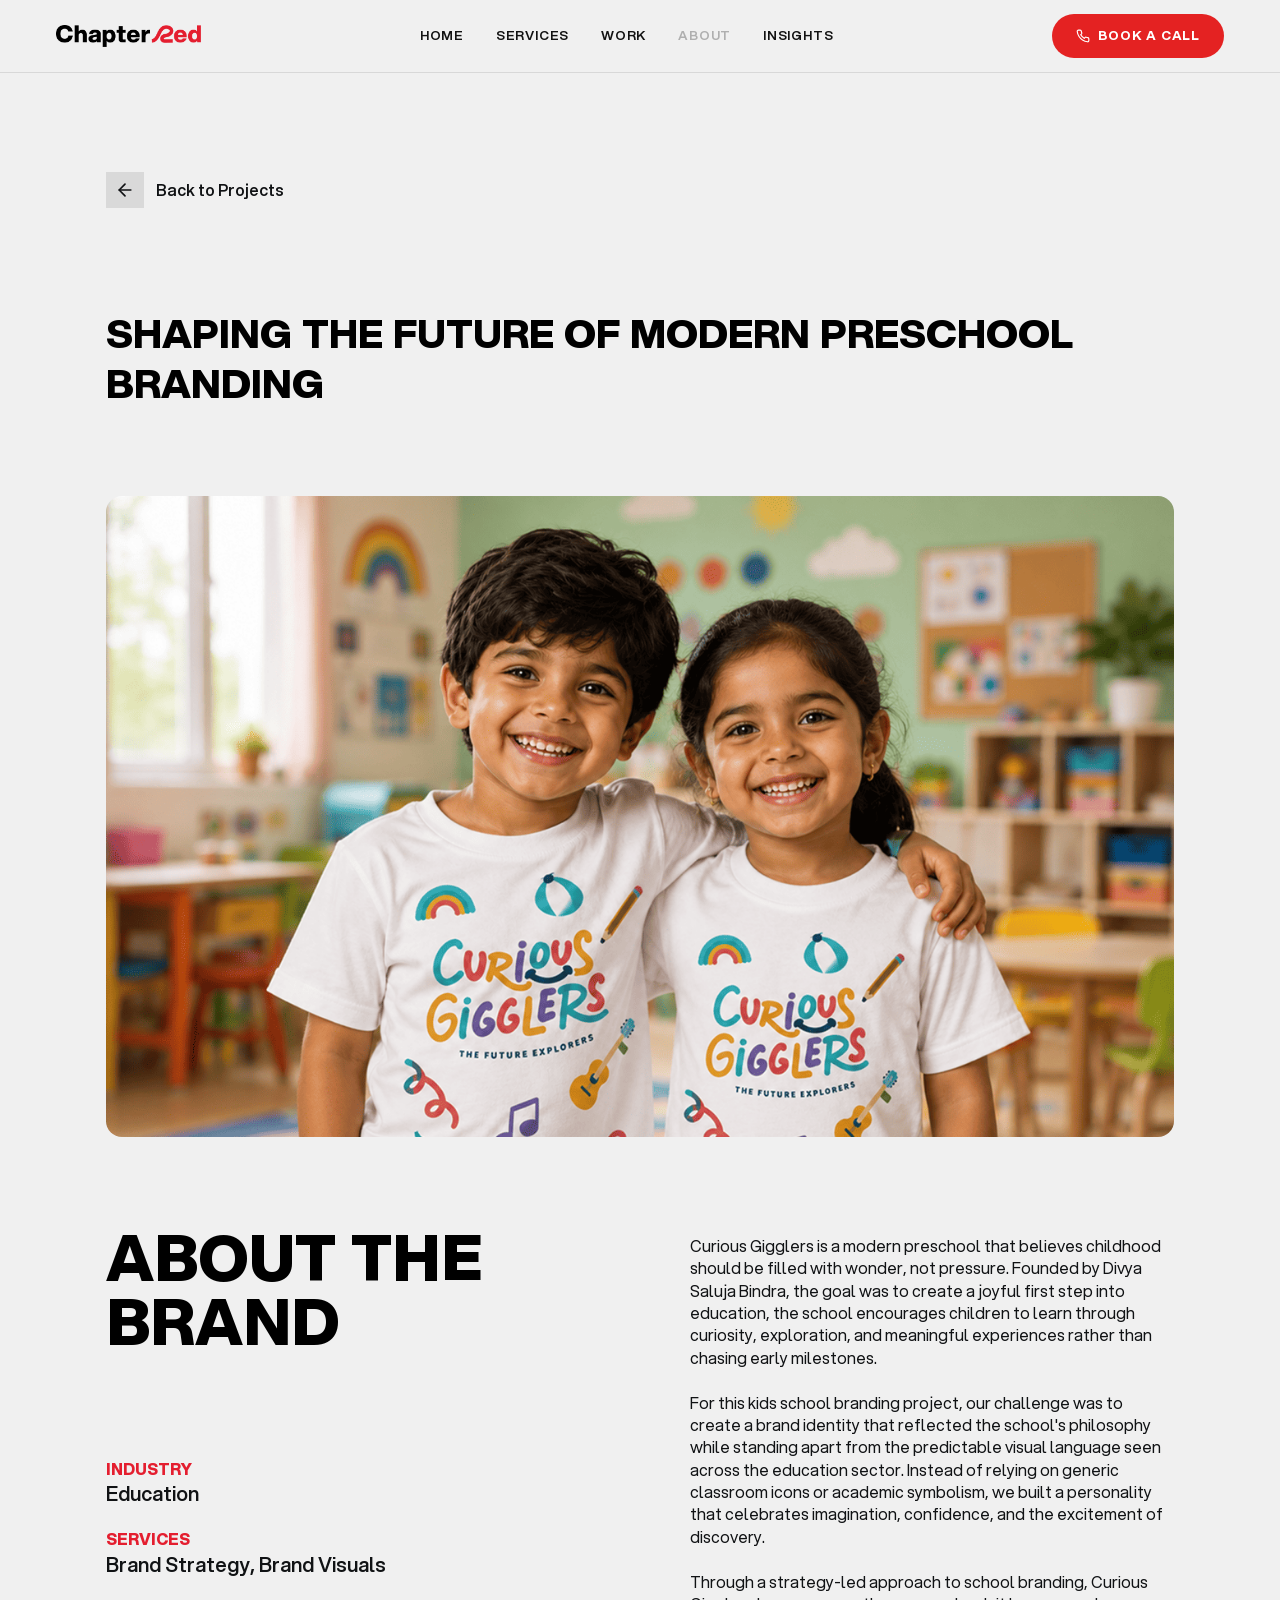
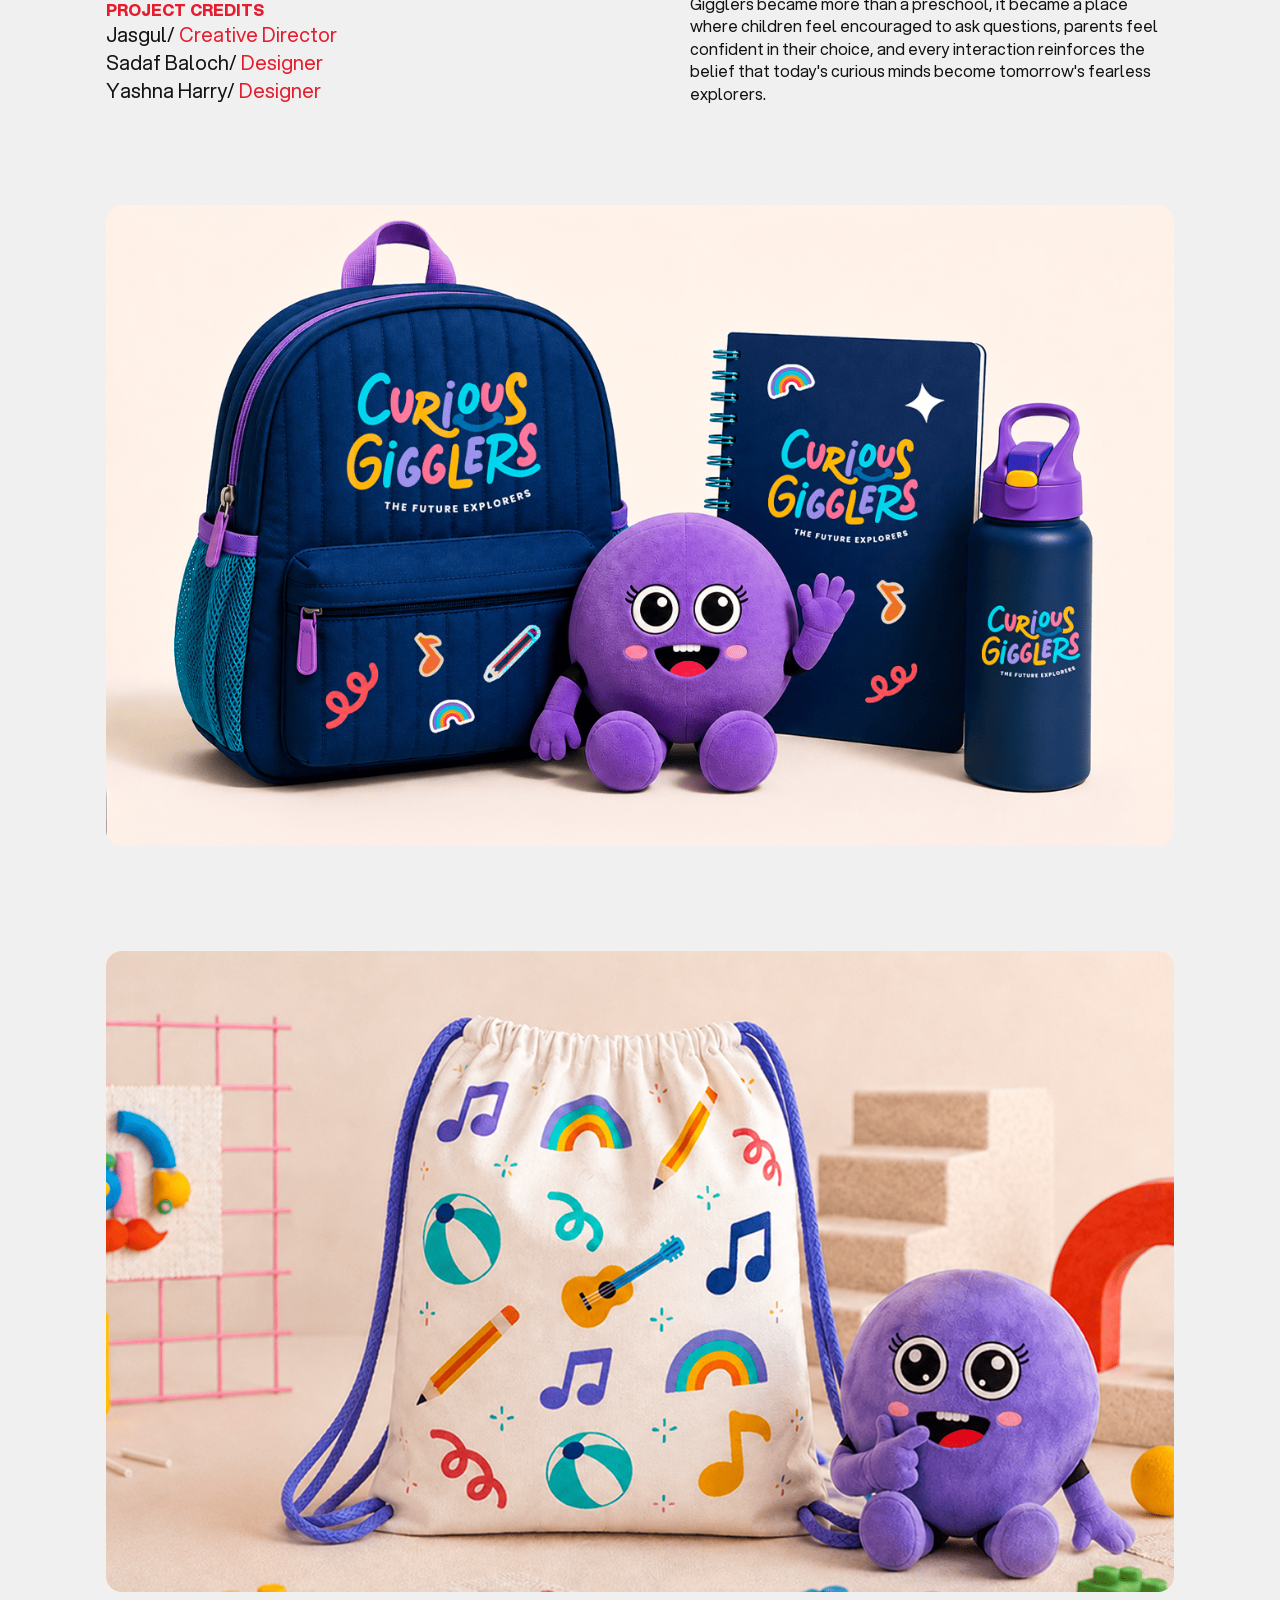
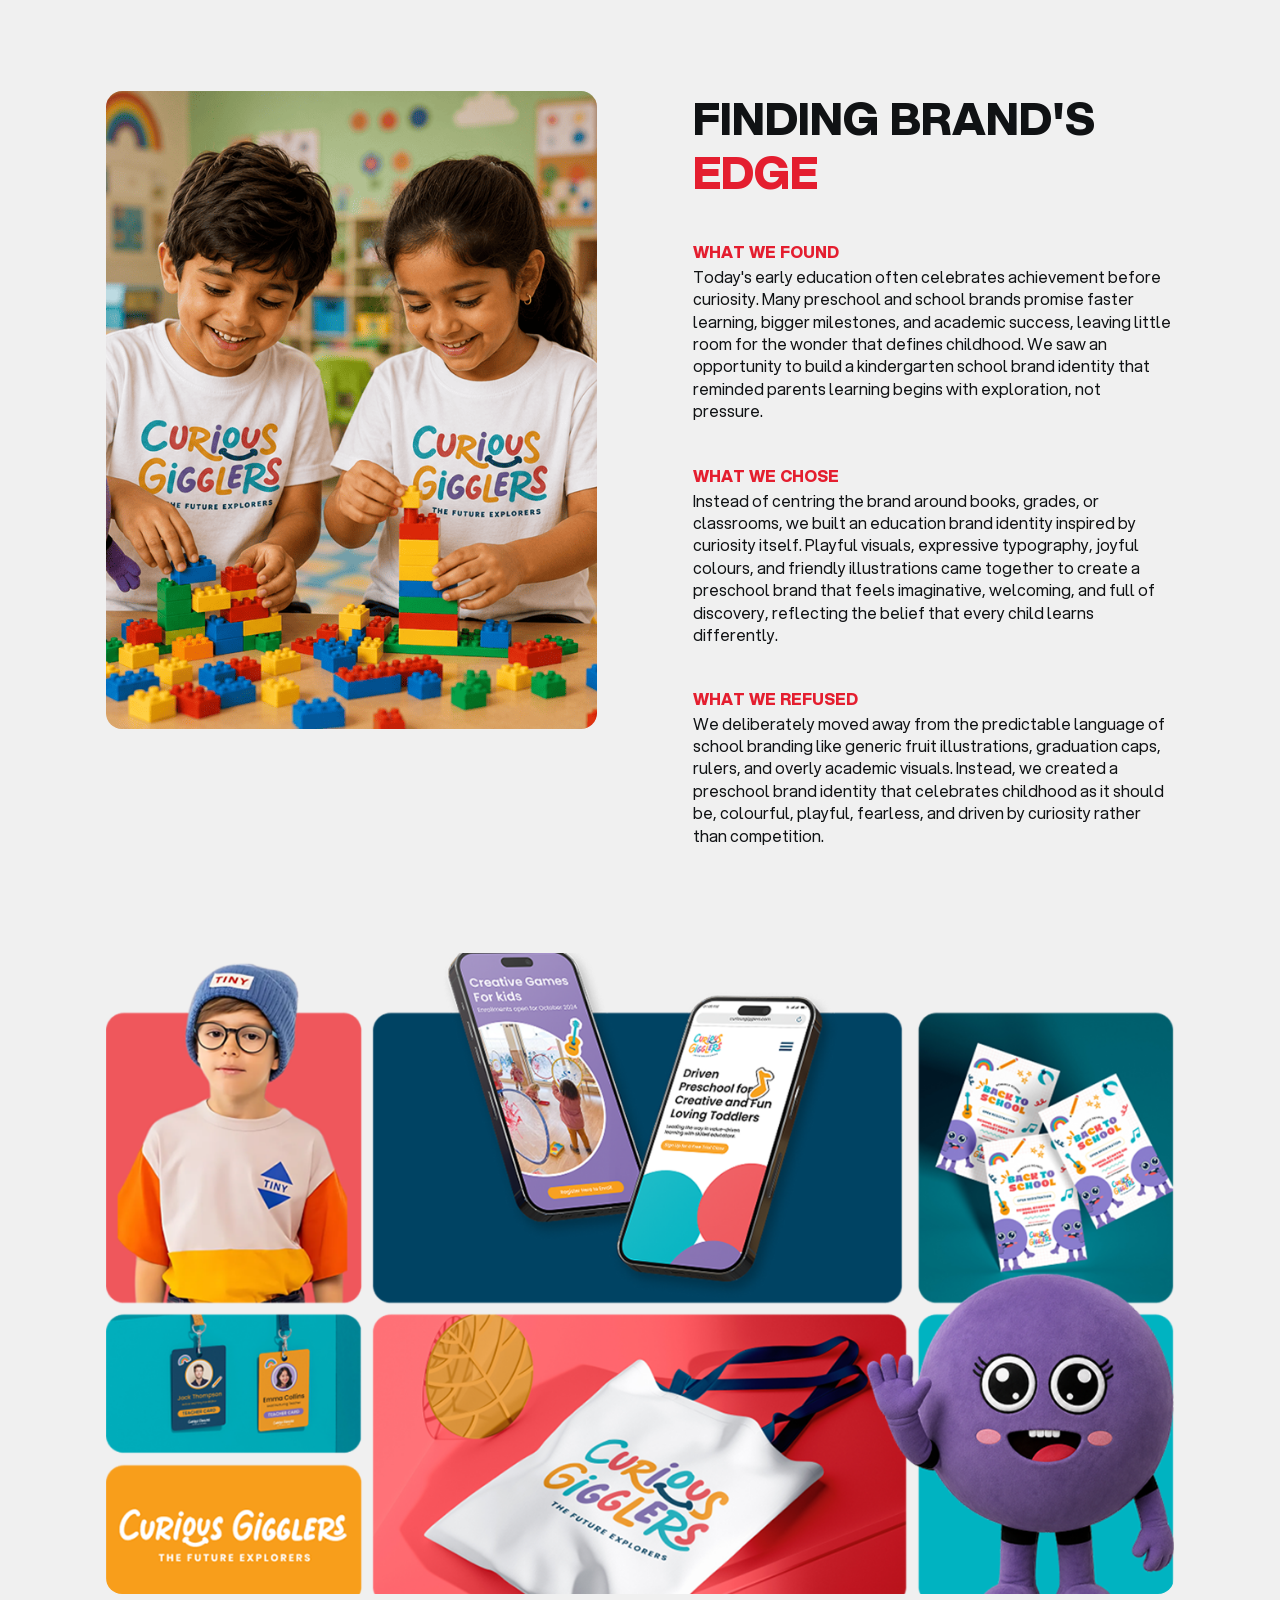
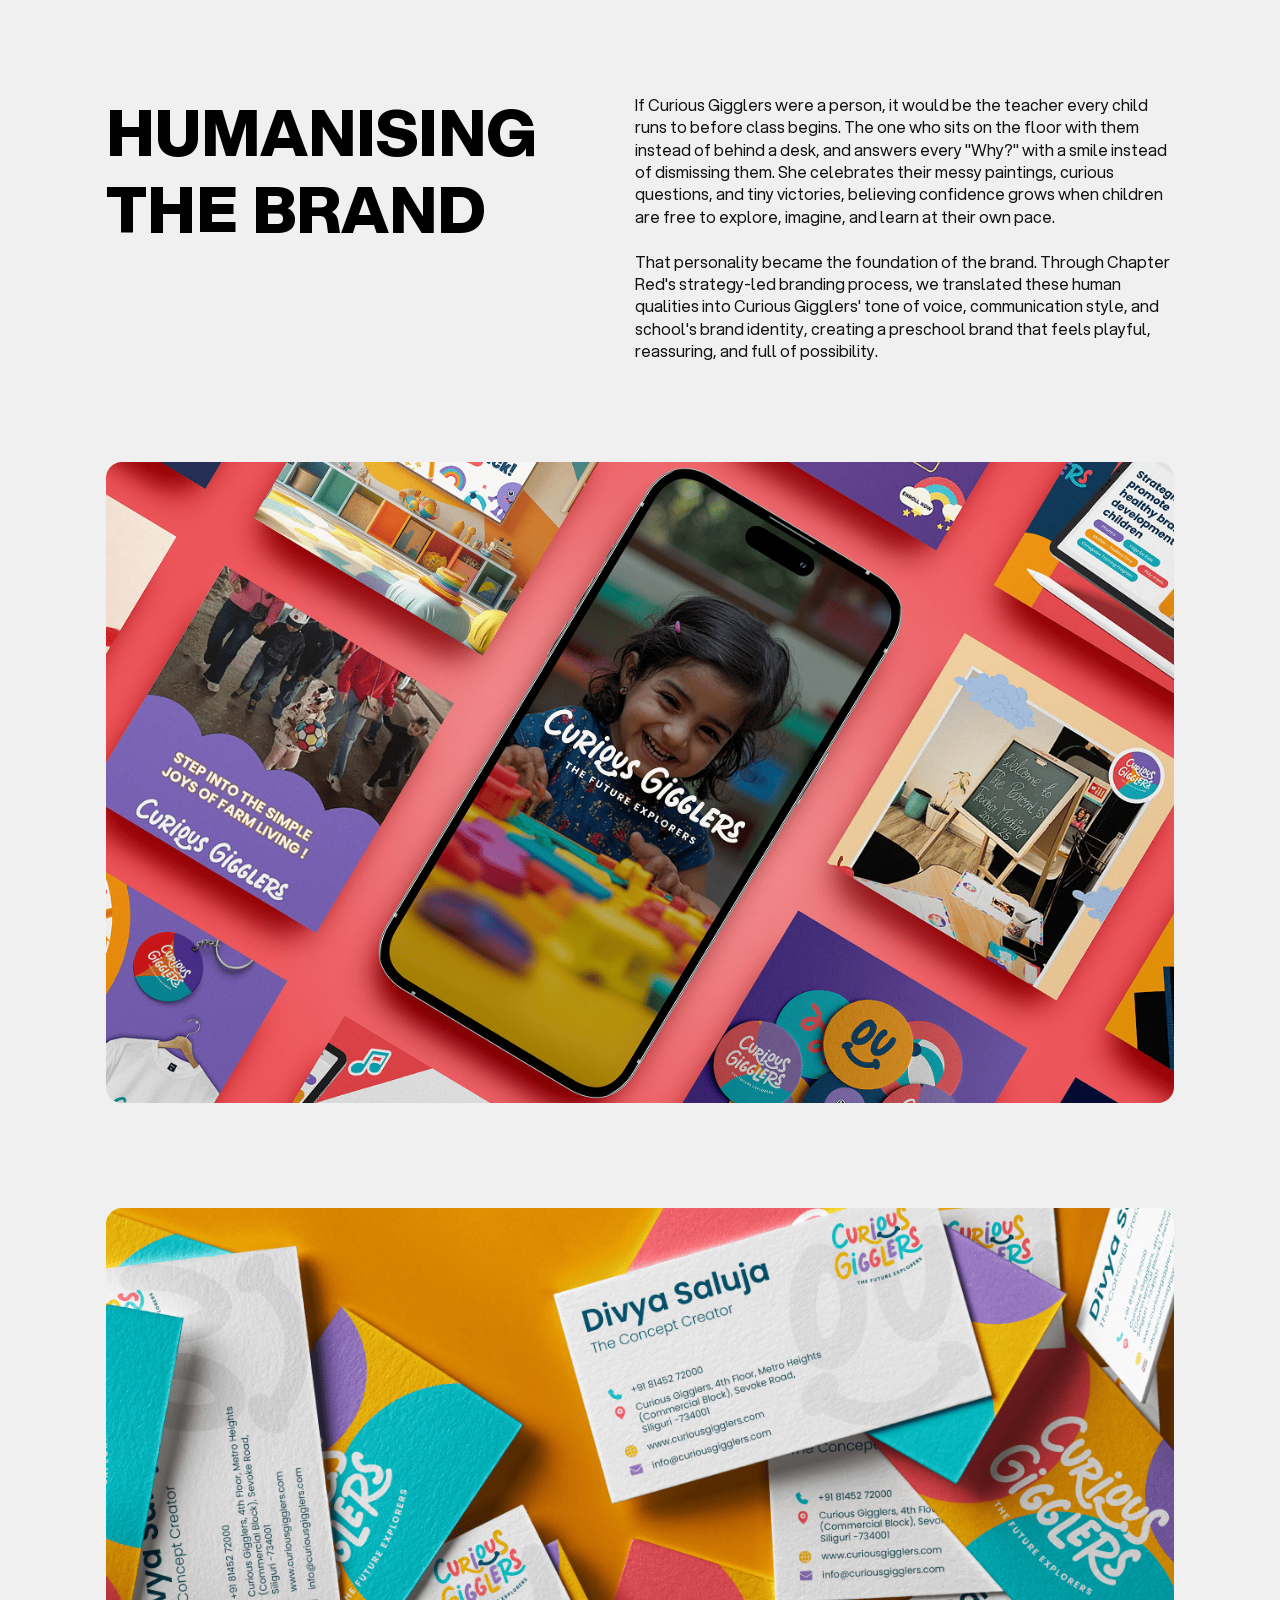
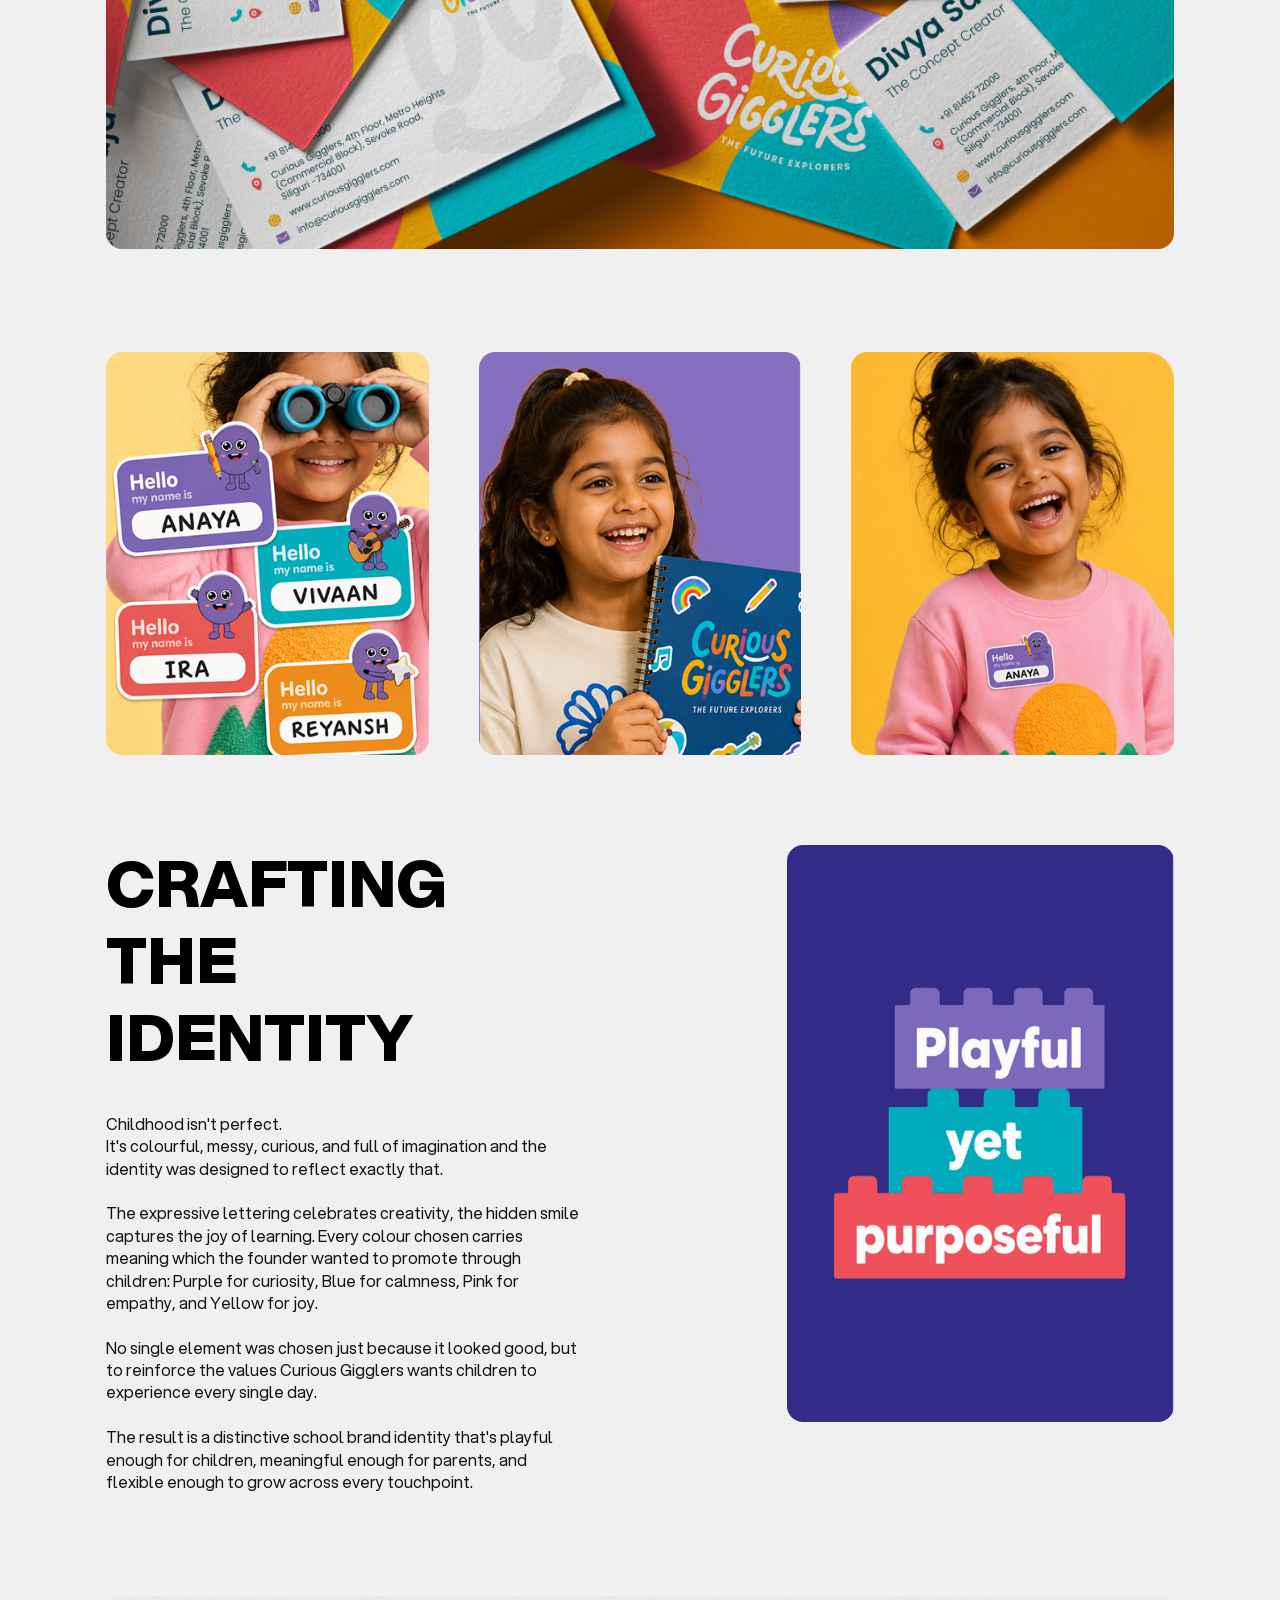
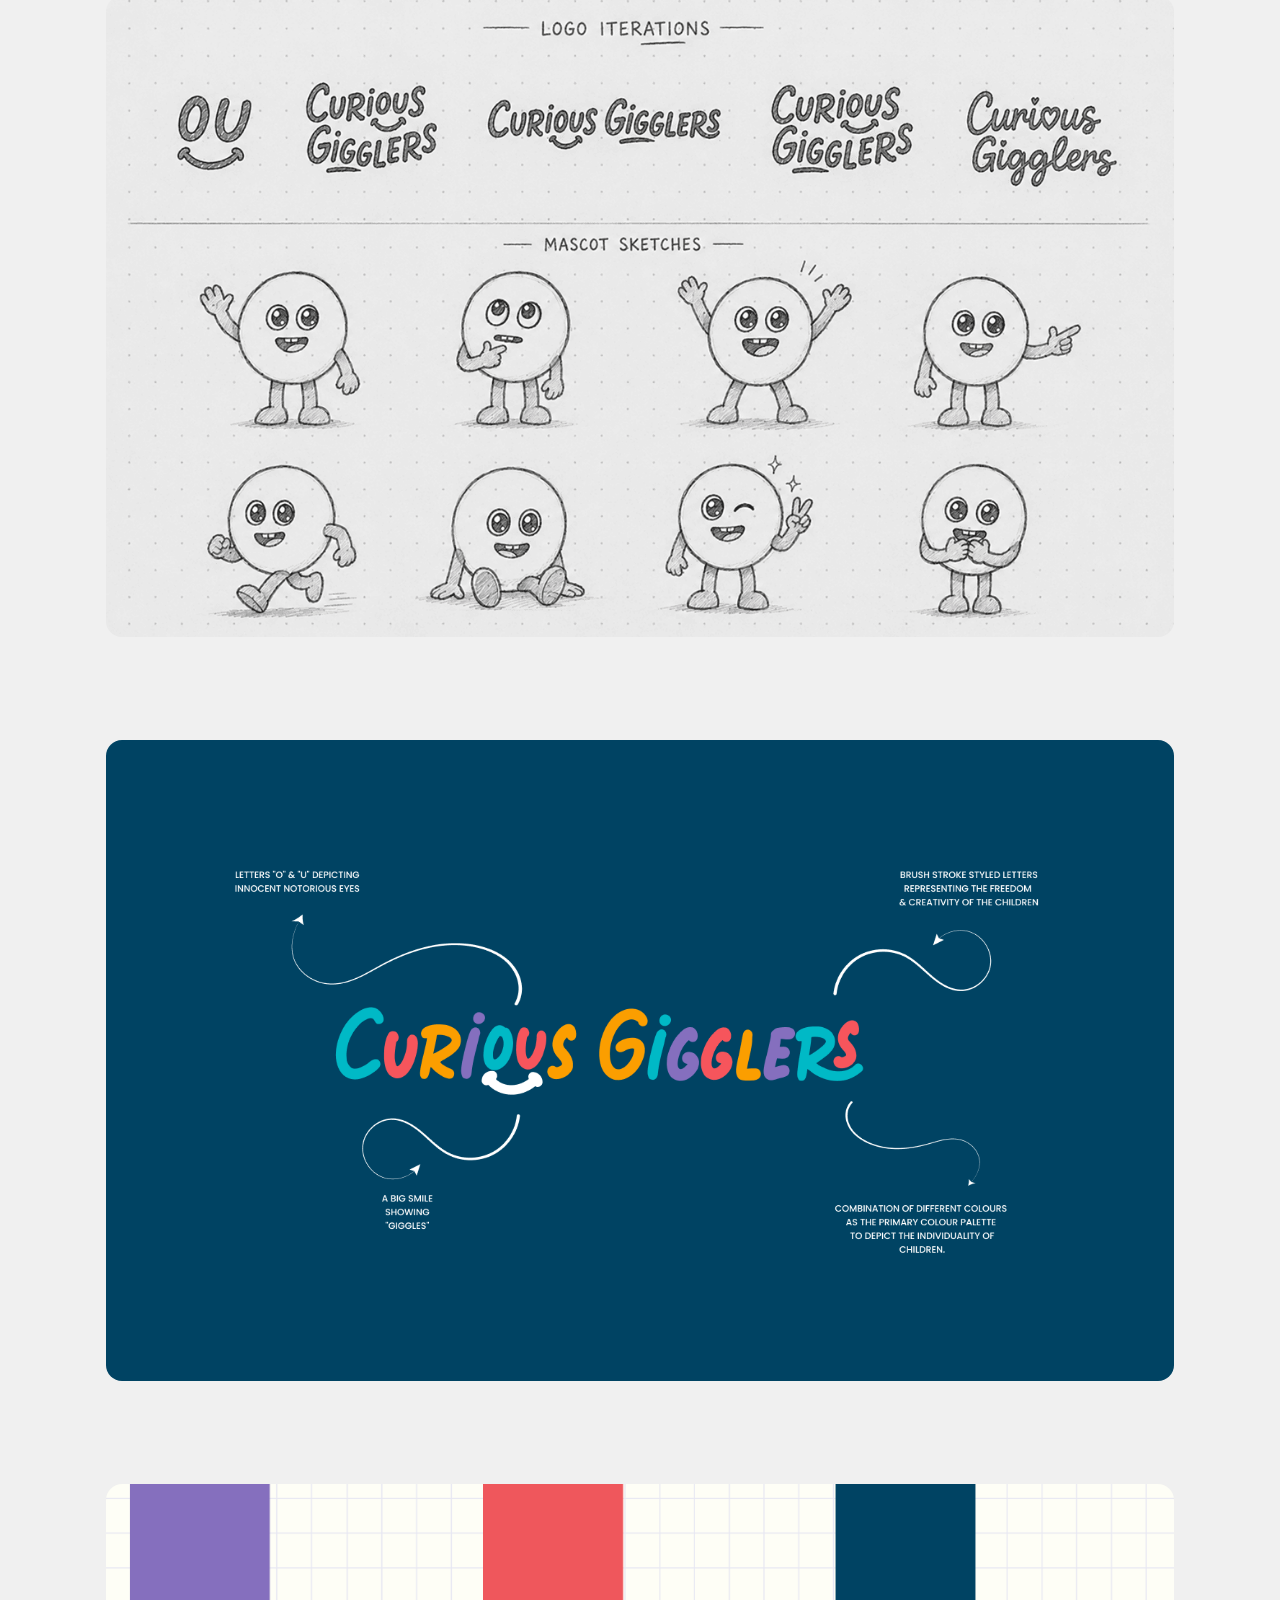
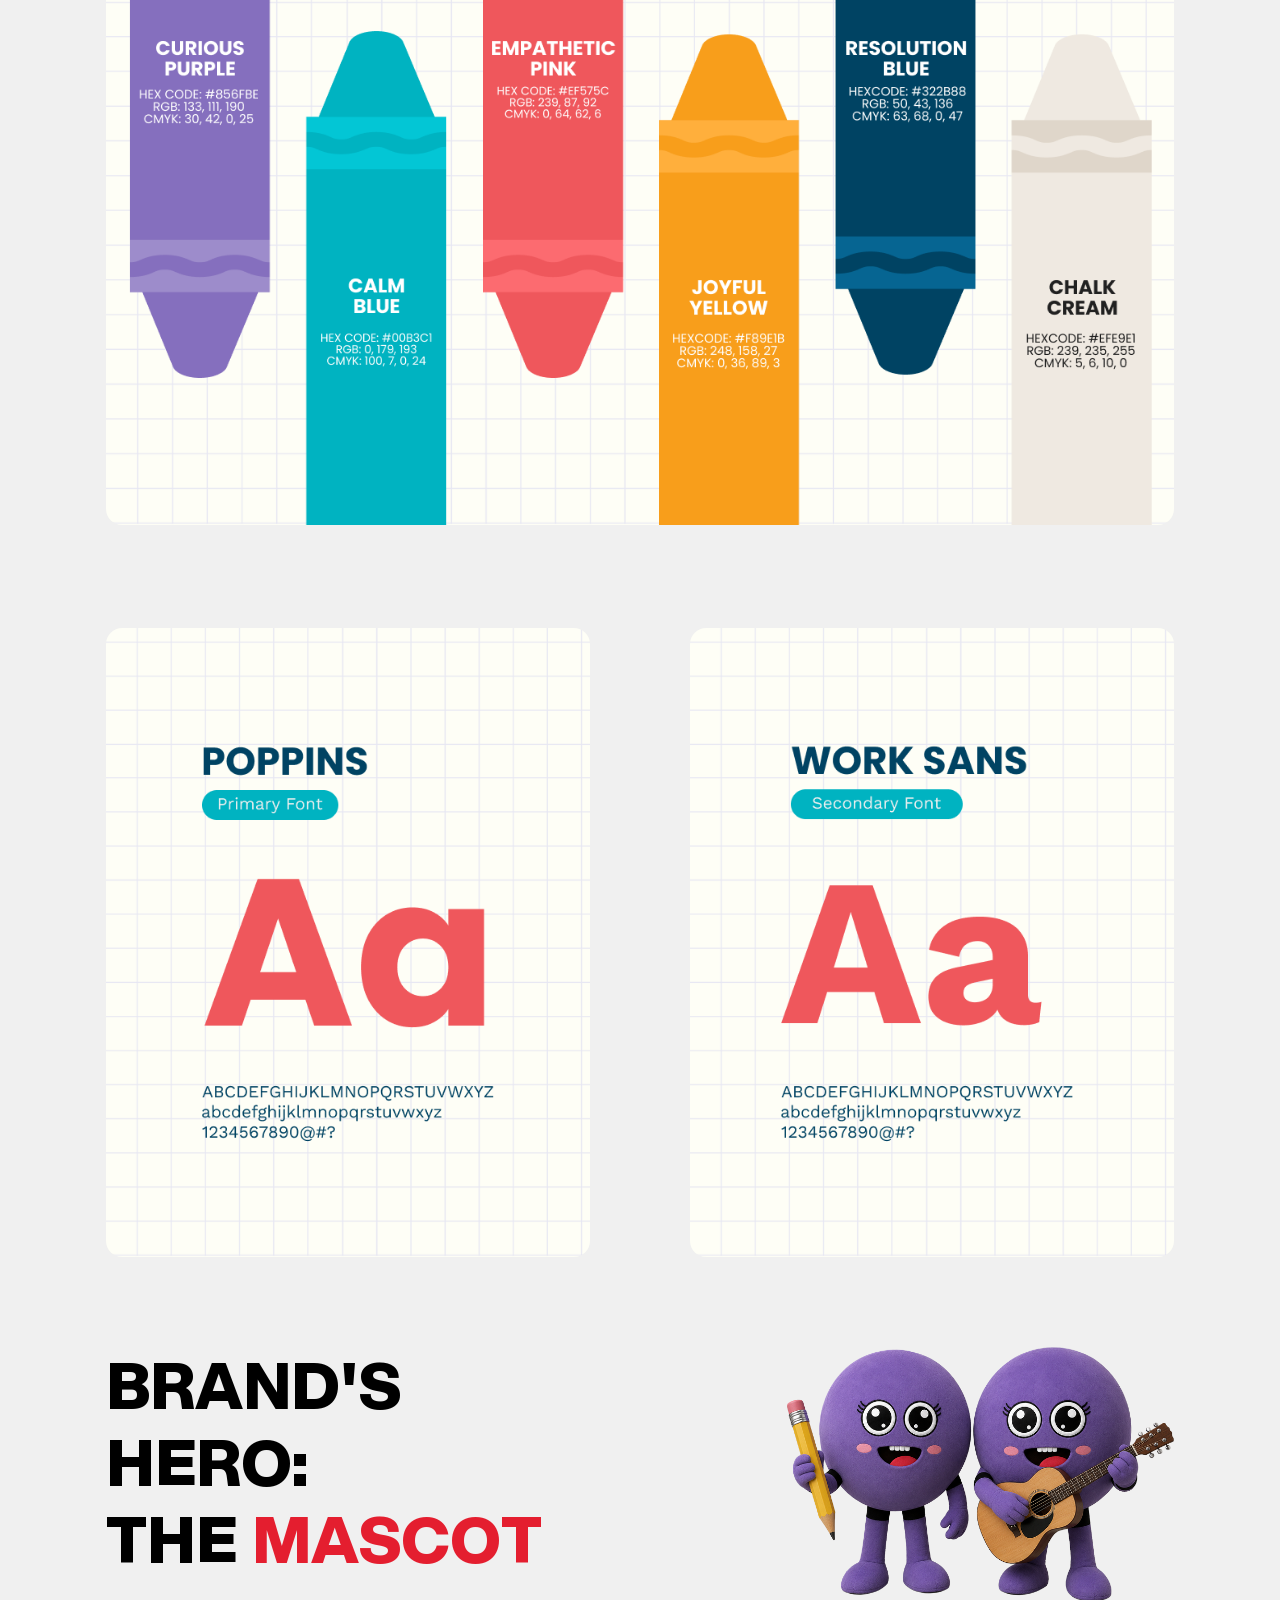
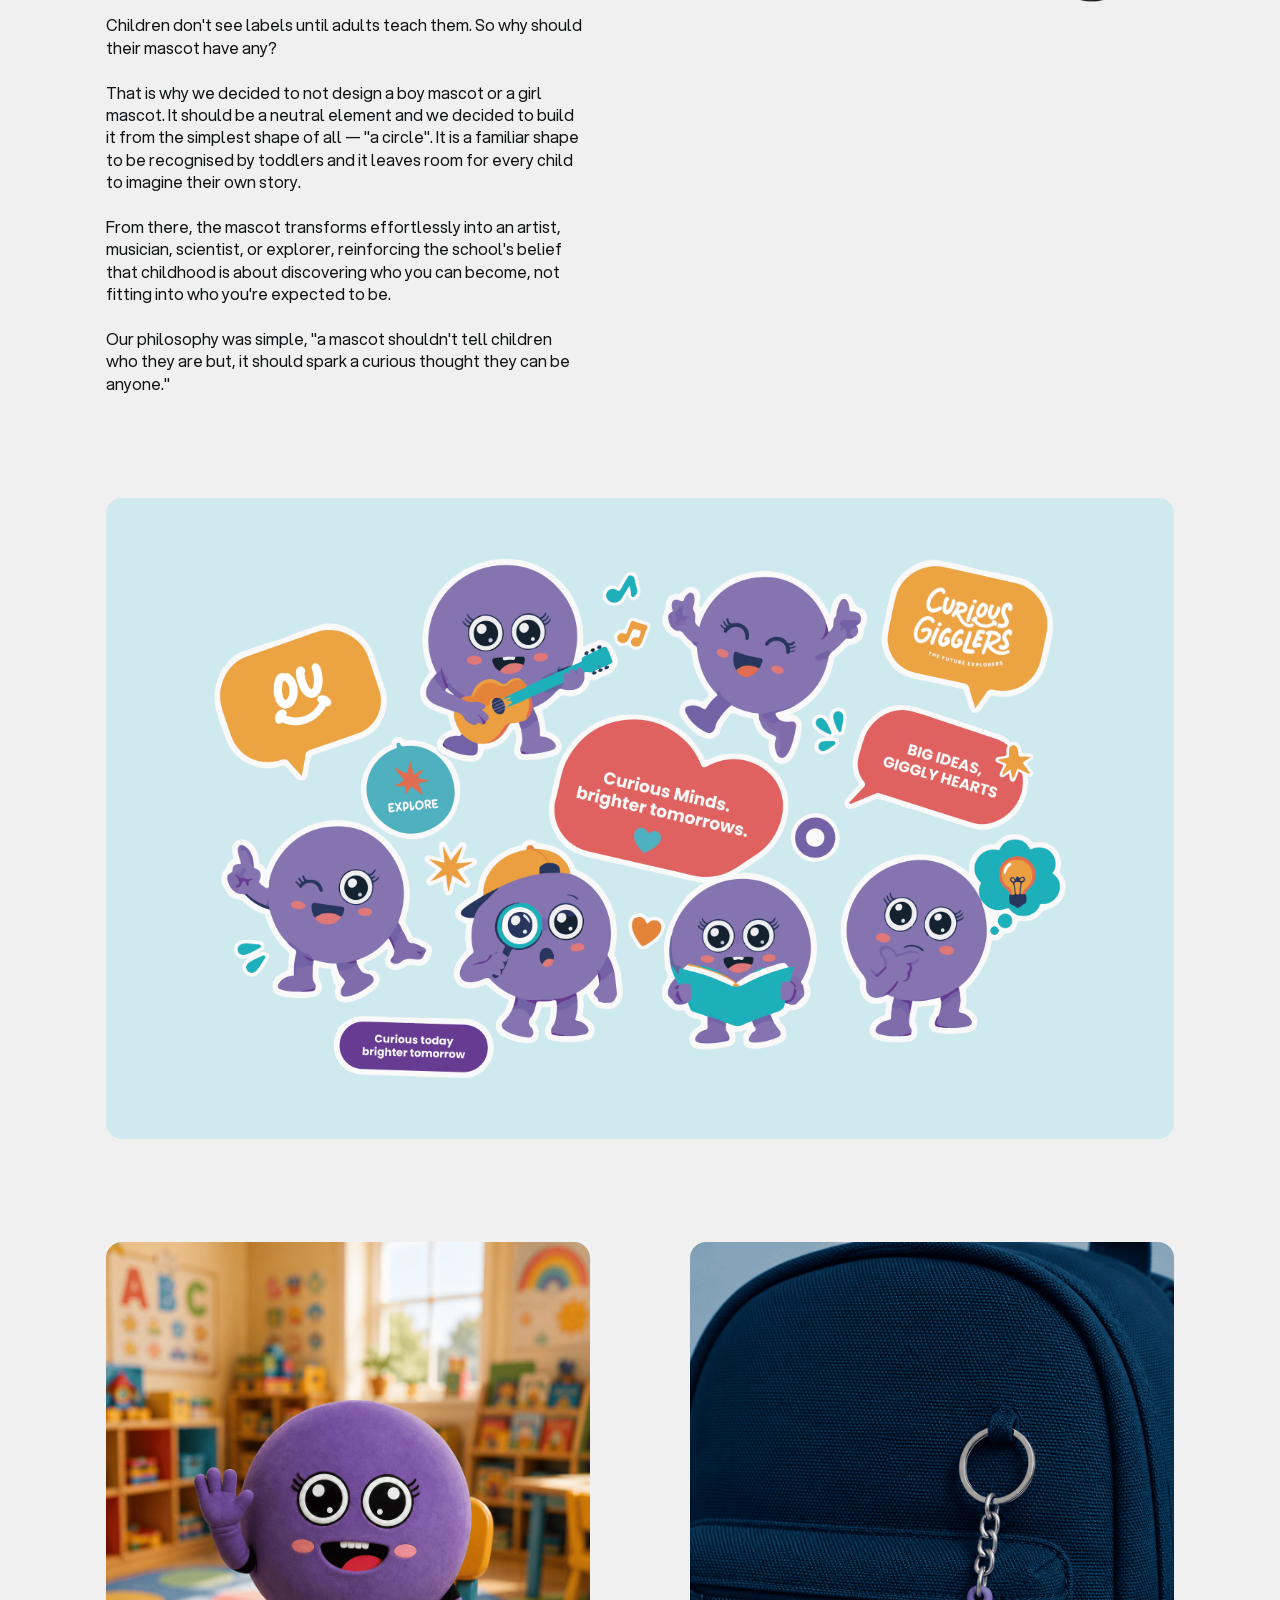
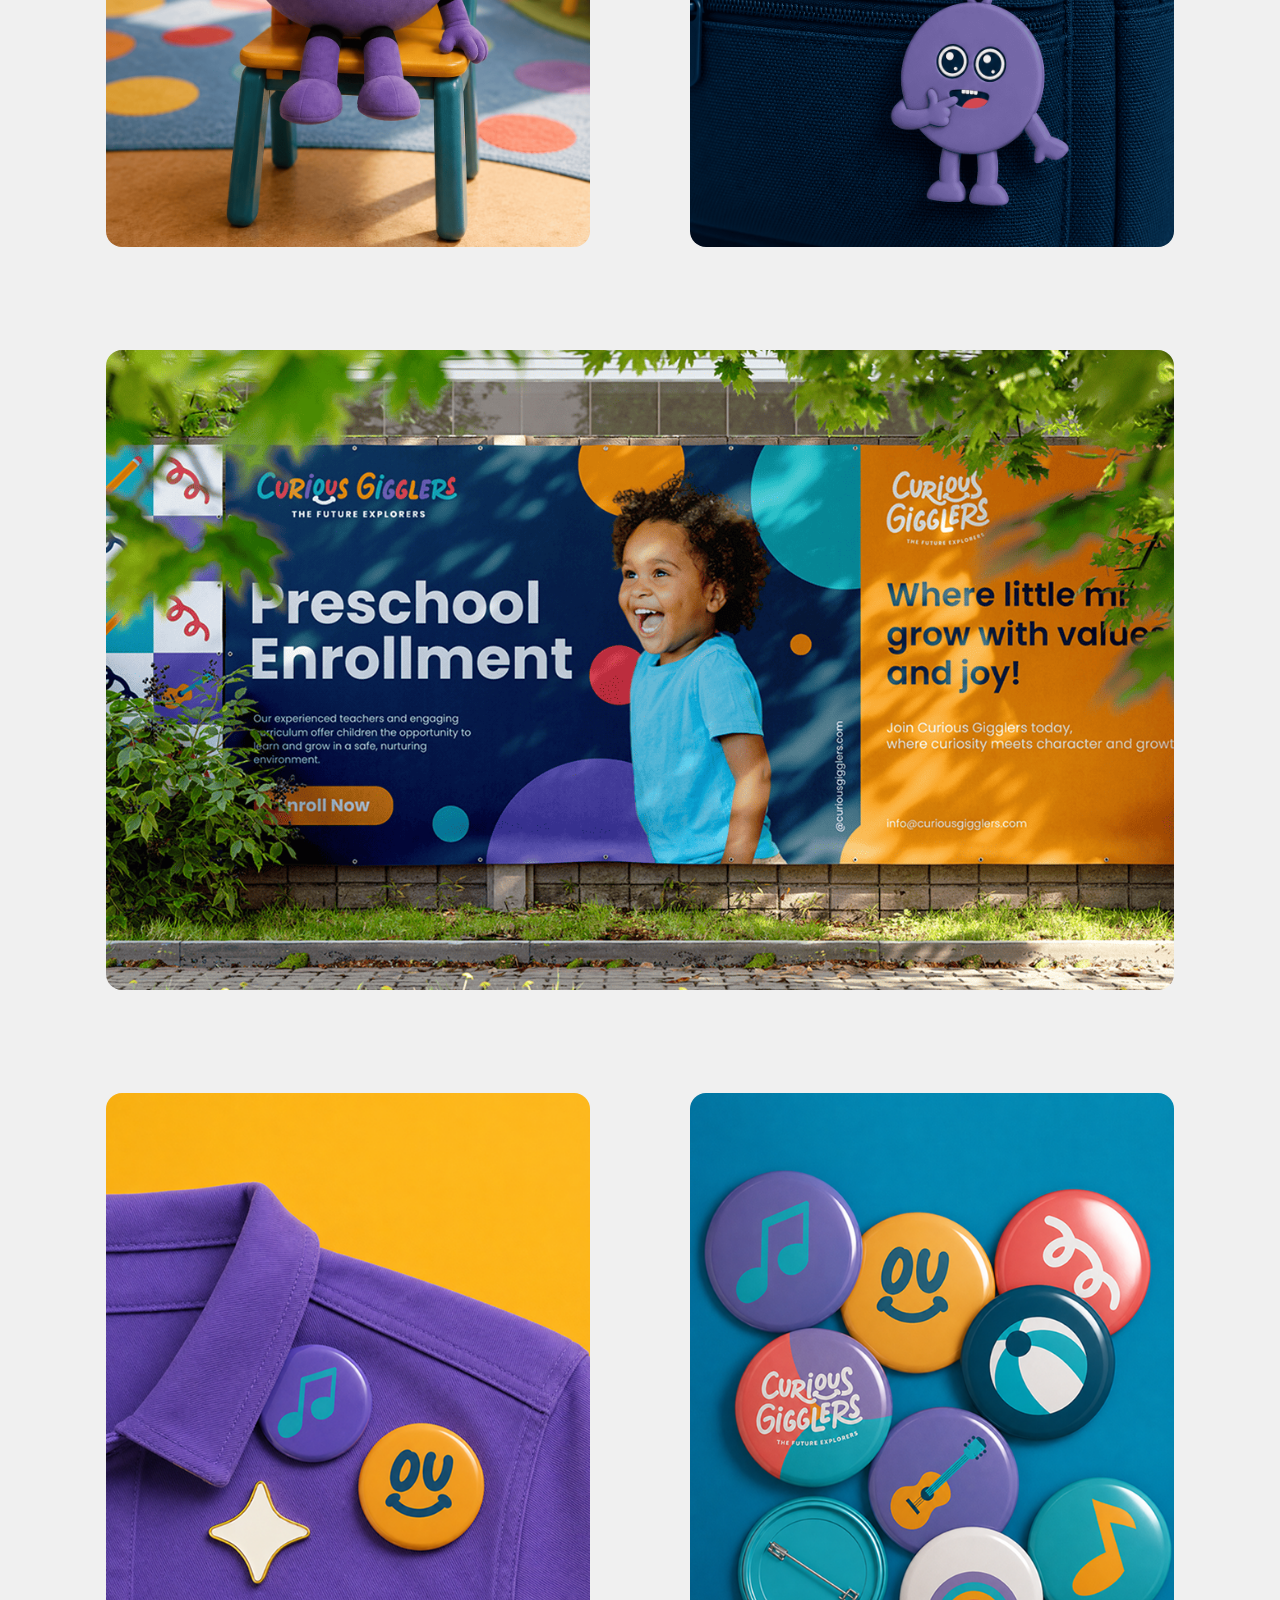
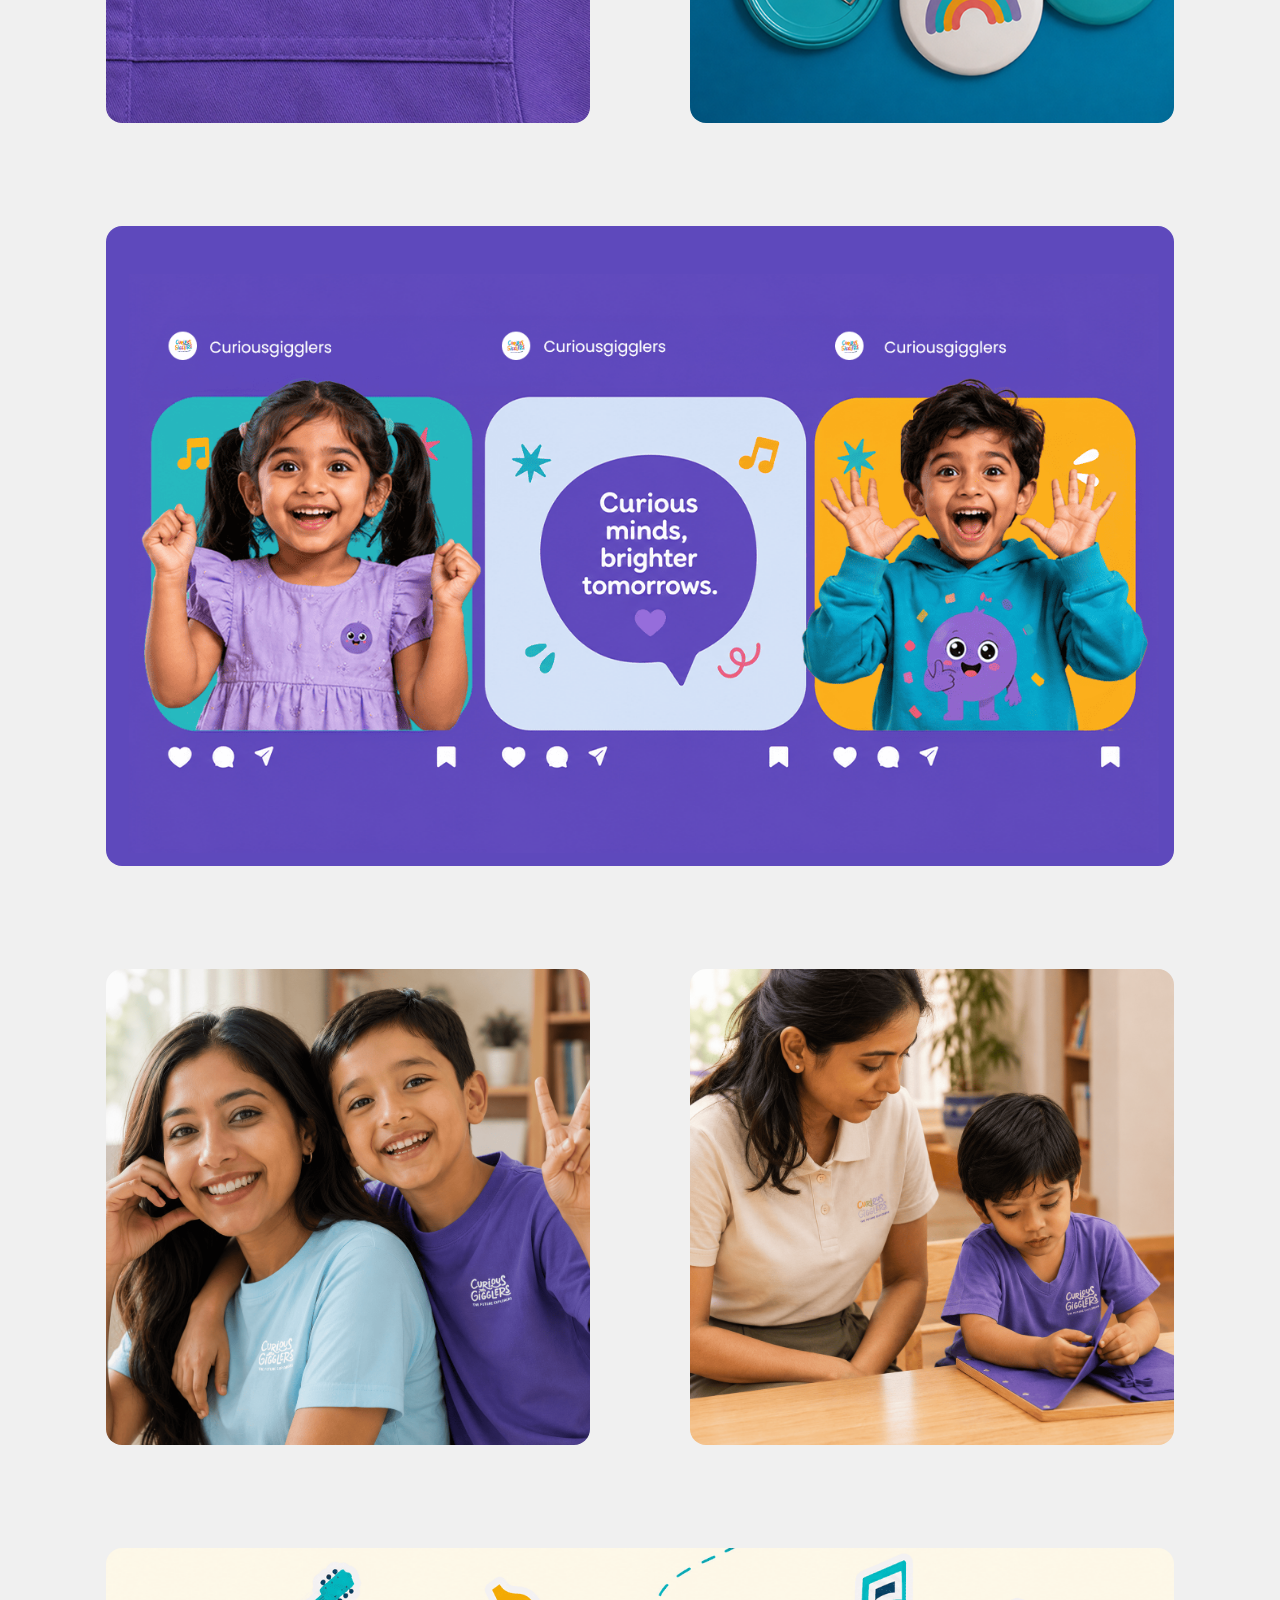
<file: work/curious-gigglers/index.html>
<!DOCTYPE html>
<html lang="en" class="antialiased">
<head>
  <meta charset="UTF-8" />
  <!-- Google tag (gtag.js) -->
  <script async src="https://www.googletagmanager.com/gtag/js?id=G-K160Y2YJJE"></script>
  <script>
    window.dataLayer = window.dataLayer || [];
    function gtag(){dataLayer.push(arguments);}
    gtag('js', new Date());
    gtag('config', 'G-K160Y2YJJE');
  </script>
  <meta name="viewport" content="width=device-width, initial-scale=1.0" />
  <title>Curious Gigglers Preschool Branding | Chapter Red Designs</title>
  <meta name="description" content="Explore how Chapter Red designed a playful and memorable preschool brand identity for Curious Gigglers, creating a brand that connects with children and builds trust with parents." />

  <!-- Open Graph -->
  <meta property="og:type" content="article" />
  <meta property="og:title" content="Curious Gigglers Preschool Branding Case Study | Chapter Red" />
  <meta property="og:description" content="Discover how Chapter Red transformed Curious Gigglers into a memorable preschool brand through strategy, visual identity, mascot design, and storytelling." />

  <!-- Twitter Card -->
  <meta name="twitter:card" content="summary_large_image" />
  <meta name="twitter:title" content="Preschool Branding Case Study – Curious Gigglers" />
  <meta name="twitter:description" content="A strategy-first preschool branding project by Chapter Red featuring brand identity, mascot design, and visual storytelling." />
  <link rel="canonical" href="https://chapterred.com/work/curious-gigglers/" />
  <link rel="icon" href="../../vector.png" />
  <link rel="stylesheet" href="../../styles.css" />
  <link rel="stylesheet" href="../../work.css" />
  <style>
    @media (min-width: 768px) {
      .pk-about-meta { padding-top: 5rem; }
    }
    @media (min-width: 1100px) {
      .pk-craft { gap: 200px; }
    }
    /* Full-width landscape images */
    /* Mobile & tablet: full-width photos show at their true proportions -
       no aspect-ratio frame, no cover-crop, so nothing is sliced off the edges.
       Desktop: a consistent 5:3 frame (every hero is already exactly this ratio,
       so heroes never crop; other images clip only a few %). */
    @media (min-width: 1024px) {
      .pk-wrap > .pk-photo,
      .pk-gallery > .pk-photo,
      .pk-photo.pk-mt-hero {
        aspect-ratio: 1300 / 780;
        object-fit: cover;
      }
    }
  </style>
</head>
<body>
  <main class="pk">
    <!-- ── Navbar ── -->
    <header class="navbar" id="navbar">
      <div class="navbar-inner">
        <a href="../../index.html" class="navbar-logo"><img src="../../brand/logo.png" alt="Chapter Red" /></a>
        <nav class="navbar-nav">
          <a class="navbar-link" href="../../index.html">HOME</a>
          <a class="navbar-link" href="../../index.html#services">SERVICES</a>
          <a class="navbar-link" href="../index.html">WORK</a>
          <a class="navbar-link navbar-link--disabled" aria-disabled="true" title="Coming soon">ABOUT</a>
          <a class="navbar-link" href="#">INSIGHTS</a>
        </nav>
        <a href="../../book-a-call.html" class="btn-call">
          <svg width="14" height="14" viewBox="0 0 24 24" fill="none" stroke="currentColor" stroke-width="2" stroke-linecap="round" stroke-linejoin="round"><path d="M22 16.92v3a2 2 0 0 1-2.18 2 19.79 19.79 0 0 1-8.63-3.07 19.5 19.5 0 0 1-6-6 19.79 19.79 0 0 1-3.07-8.67A2 2 0 0 1 4.11 2h3a2 2 0 0 1 2 1.72c.127.96.361 1.903.7 2.81a2 2 0 0 1-.45 2.11L8.09 9.91a16 16 0 0 0 6 6l1.27-1.27a2 2 0 0 1 2.11-.45c.907.339 1.85.573 2.81.7A2 2 0 0 1 22 16.92z"/></svg>
          BOOK A CALL
        </a>
      <button class="hamburger" id="hamburger" aria-label="Open menu">
        <span></span><span></span><span></span>
      </button>
      </div>
    </header>
        <div class="mobile-nav" id="mobile-nav">
          <div class="mobile-nav-header">
            <a class="navbar-logo mobile-nav-logo" href="../../index.html"><img src="../../brand/logo.png" alt="Chapter Red" /></a>
            <button class="mobile-nav-close" id="mobile-nav-close" aria-label="Close menu">
              <svg width="20" height="20" viewBox="0 0 24 24" fill="none" stroke="currentColor" stroke-width="2.5" stroke-linecap="round"><line x1="18" y1="6" x2="6" y2="18"/><line x1="6" y1="6" x2="18" y2="18"/></svg>
            </button>
          </div>
          <nav class="mobile-nav-links" id="mobile-nav-links"></nav>
          <div class="mobile-nav-footer">
            <a class="btn-call-lg" id="mobile-nav-cta" href="../../book-a-call.html">
              <svg width="14" height="14" viewBox="0 0 24 24" fill="none" stroke="currentColor" stroke-width="2" stroke-linecap="round" stroke-linejoin="round"><path d="M22 16.92v3a2 2 0 0 1-2.18 2 19.79 19.79 0 0 1-8.63-3.07 19.5 19.5 0 0 1-6-6 19.79 19.79 0 0 1-3.07-8.67A2 2 0 0 1 4.11 2h3a2 2 0 0 1 2 1.72c.127.96.361 1.903.7 2.81a2 2 0 0 1-.45 2.11L8.09 9.91a16 16 0 0 0 6 6l1.27-1.27a2 2 0 0 1 2.11-.45c.907.339 1.85.573 2.81.7A2 2 0 0 1 22 16.92z"/></svg>
              BOOK A CALL
            </a>
          </div>
        </div>

    <div class="pk-wrap">
      <!-- Back to Projects -->
      <a href="../index.html" class="pk-back">
        <span class="pk-back-icon">
          <svg width="20" height="20" viewBox="0 0 24 24" fill="none" stroke="#101214" stroke-width="2" stroke-linecap="round" stroke-linejoin="round"><line x1="19" y1="12" x2="5" y2="12"/><polyline points="12 19 5 12 12 5"/></svg>
        </span>
        <span class="pk-back-text">Back to Projects</span>
      </a>

      <!-- Title + Hero -->
      <section aria-labelledby="project-title">
        <h1 id="project-title" class="pk-title pk-title--h1 pk-project">Shaping the future of modern preschool branding</h1>
        <img class="pk-photo pk-mt-hero" src="drive-download-20260731T062340Z-1-001/Curious-Gigglers-Logo-Mockup_.png" alt="Curious Gigglers preschool brand identity" loading="eager" />
      </section>

      <!-- About the Brand -->
      <section class="pk-about" aria-labelledby="about-brand-title">
        <div class="pk-about-title">
          <h2 id="about-brand-title" class="pk-title pk-title--h2">ABOUT THE <br />BRAND</h2>
        </div>
        <div class="pk-about-body">
          <p class="pk-p">
            Curious Gigglers is a modern preschool that believes childhood should be filled with wonder, not pressure. Founded by Divya Saluja Bindra, the goal was to create a joyful first step into education, the school encourages children to learn through curiosity, exploration, and meaningful experiences rather than chasing early milestones.
            <br /><br />
            For this kids school branding project, our challenge was to create a brand identity that reflected the school&apos;s philosophy while standing apart from the predictable visual language seen across the education sector. Instead of relying on generic classroom icons or academic symbolism, we built a personality that celebrates imagination, confidence, and the excitement of discovery.
            <br /><br />
            Through a strategy-led approach to school branding, Curious Gigglers became more than a preschool, it became a place where children feel encouraged to ask questions, parents feel confident in their choice, and every interaction reinforces the belief that today&apos;s curious minds become tomorrow&apos;s fearless explorers.
          </p>
        </div>
        <div class="pk-about-meta">
          <dl class="pk-dl">
            <div>
              <dt class="pk-dt">INDUSTRY</dt>
              <dd class="pk-dd">Education</dd>
            </div>
            <div>
              <dt class="pk-dt">SERVICES</dt>
              <dd class="pk-dd">Brand Strategy, Brand Visuals</dd>
            </div>
            <div>
              <dt class="pk-dt">PROJECT CREDITS</dt>
              <dd class="pk-dd pk-dd--credits">
                <span class="pk-dark">Jasgul/ </span><span class="pk-red">Creative Director<br /></span>
                <span class="pk-dark">Sadaf Baloch/ </span><span class="pk-red">Designer<br /></span>
                <span class="pk-dark">Yashna Harry/ </span><span class="pk-red">Designer</span>
              </dd>
            </div>
          </dl>
        </div>
      </section>

      <!-- First full-width after About -->
      <img class="pk-photo pk-mt-90" src="drive-download-20260731T062340Z-1-001/Curious-Gigglers-Logo-Mascot-Mockup_.png" alt="Curious Gigglers school bag and mascot mockup" loading="lazy" />
      <img class="pk-photo pk-mt-105" src="drive-download-20260731T062340Z-1-001/Curious-Gigglers-bag-mascot-Mockup_.png" alt="Curious Gigglers drawstring bag and mascot mockup" loading="lazy" />

      <!-- Finding Brand's Edge -->
      <section class="pk-edge" aria-labelledby="finding-edge-title">
        <img class="pk-photo pk-photo--edge" src="drive-download-20260731T062340Z-1-001/Curious-Gigglers-Brand-identity-Mockup_.png" alt="Kindergarten visual identity design" loading="lazy" />
        <div class="pk-edge-body">
          <h2 id="finding-edge-title" class="pk-title pk-title--h3">
            <span class="pk-dark">FINDING BRAND&apos;S </span><span class="pk-red">EDGE</span>
          </h2>
          <div class="pk-edge-block">
            <h3 class="pk-sub pk-red">WHAT WE FOUND</h3>
            <p class="pk-p">
              Today&apos;s early education often celebrates achievement before curiosity. Many preschool and school brands promise faster learning, bigger milestones, and academic success, leaving little room for the wonder that defines childhood. We saw an opportunity to build a kindergarten school brand identity that reminded parents learning begins with exploration, not pressure.
            </p>
          </div>
          <div class="pk-edge-block">
            <h3 class="pk-sub pk-red">WHAT WE CHOSE</h3>
            <p class="pk-p">
              Instead of centring the brand around books, grades, or classrooms, we built an education brand identity inspired by curiosity itself. Playful visuals, expressive typography, joyful colours, and friendly illustrations came together to create a preschool brand that feels imaginative, welcoming, and full of discovery, reflecting the belief that every child learns differently.
            </p>
          </div>
          <div class="pk-edge-block pk-edge-block--tight">
            <h3 class="pk-sub pk-red">WHAT WE REFUSED</h3>
            <p class="pk-p">
              We deliberately moved away from the predictable language of school branding like generic fruit illustrations, graduation caps, rulers, and overly academic visuals. Instead, we created a preschool brand identity that celebrates childhood as it should be, colourful, playful, fearless, and driven by curiosity rather than competition.
            </p>
          </div>
        </div>
      </section>

      <img class="pk-photo pk-mt-106" src="drive-download-20260731T062340Z-1-001/Curious-Gigglers-Brand-Collage_.png" alt="Education branding for schools" loading="lazy" />

      <!-- Humanising the Brand -->
      <section class="pk-humanise" aria-labelledby="humanising-title">
        <h2 id="humanising-title" class="pk-title pk-title--h1 pk-humanise-title">HUMANISING<br />THE BRAND</h2>
        <p class="pk-p pk-humanise-body">
          If Curious Gigglers were a person, it would be the teacher every child runs to before class begins. The one who sits on the floor with them instead of behind a desk, and answers every &quot;Why?&quot; with a smile instead of dismissing them. She celebrates their messy paintings, curious questions, and tiny victories, believing confidence grows when children are free to explore, imagine, and learn at their own pace.
          <br /><br />
          That personality became the foundation of the brand. Through Chapter Red&apos;s strategy-led branding process, we translated these human qualities into Curious Gigglers&apos; tone of voice, communication style, and school&apos;s brand identity, creating a preschool brand that feels playful, reassuring, and full of possibility.
        </p>
      </section>

      <img class="pk-photo pk-mt-100" src="drive-download-20260731T062340Z-1-001/Curious-Gigglers-Brand-identity-mob-mockup_.png" alt="Curious Gigglers social media phone mockup" loading="lazy" />
      <img class="pk-photo pk-mt-105" src="drive-download-20260731T062340Z-1-001/Curious-Gigglers-Brand-identity-visiting-cards-mockup_.png" alt="Early childhood education branding" loading="lazy" />
      <div class="pk-row pk-mt-103 pk-row--3">
        <img class="pk-photo" src="drive-download-20260731T062340Z-1-001/Curious-Gigglers-Brand-identity-Name-tags.png" alt="Curious Gigglers name tags" loading="lazy" />
        <img class="pk-photo" src="drive-download-20260731T062340Z-1-001/Curious-Gigglers-Brand-identity-Diary-mockup_.png" alt="Curious Gigglers diary mockup" loading="lazy" />
        <img class="pk-photo" src="drive-download-20260731T062340Z-1-001/Curious-Gigglers-Brand-identity-Name-tag-mockup.png" alt="Curious Gigglers mascot in context" loading="lazy" />
      </div>

      <!-- Crafting the Identity -->
      <section class="pk-craft" aria-labelledby="crafting-identity-title">
        <div class="pk-craft-body">
          <h2 id="crafting-identity-title" class="pk-title pk-title--h1">CRAFTING THE <br />IDENTITY</h2>
          <p class="pk-p">
            Childhood isn&apos;t perfect. <br/> It&apos;s colourful, messy, curious, and full of imagination and the identity was designed to reflect exactly that.
            <br /><br />
            The expressive lettering celebrates creativity, the hidden smile captures the joy of learning. Every colour chosen carries meaning which the founder wanted to promote through children: Purple for curiosity, Blue for calmness, Pink for empathy, and Yellow for joy.
            <br /><br />
            No single element was chosen just because it looked good, but to reinforce the values Curious Gigglers wants children to experience every single day.
            <br /><br />
            The result is a distinctive school brand identity that&apos;s playful enough for children, meaningful enough for parents, and flexible enough to grow across every touchpoint.
          </p>
        </div>
        <img class="pk-photo pk-photo--craft" src="drive-download-20260731T062340Z-1-001/Curious-Gigglers-Brand-identity-lego.png" alt="Playful preschool branding" loading="lazy" />
      </section>

      <!-- Identity system bridge images -->
      <img class="pk-photo pk-mt-103" src="drive-download-20260731T062340Z-1-001/Curious-Gigglers-Logo-Mascot-Exploration_.png" alt="Curious Gigglers mascot and logo exploration process" loading="lazy" />
      <img class="pk-photo pk-mt-103" src="drive-download-20260731T062340Z-1-001/Curious-Gigglers-Brand-identity-logo.png" alt="Preschool logo design and branding" loading="lazy" />
      <img class="pk-photo pk-mt-103" src="drive-download-20260731T062340Z-1-001/Curious-Gigglers-Brand-identity-Colour-pallet_ .png" alt="Curious Gigglers brand colour palette" loading="lazy" />
      <div class="pk-row pk-mt-103 pk-row--2">
        <img class="pk-photo" src="drive-download-20260731T062340Z-1-001/Curious-Gigglers-Brand-identity-Typo1.png" alt="Curious Gigglers brand typography — primary typeface" loading="lazy" />
        <img class="pk-photo" src="drive-download-20260731T062340Z-1-001/Curious-Gigglers-Brand-identity-typo2.png" alt="Curious Gigglers brand typography — secondary typeface" loading="lazy" />
      </div>

      <!-- Brand's Hero: The Mascot -->
      <section class="pk-craft" aria-labelledby="mascot-title">
        <div class="pk-craft-body">
          <h2 id="mascot-title" class="pk-title pk-title--h1">BRAND&apos;S HERO:<br />THE <span class="pk-red">MASCOT</span></h2>
          <p class="pk-p">
            Children don&apos;t see labels until adults teach them. So why should their mascot have any?
            <br /><br />
            That is why we decided to not design a boy mascot or a girl mascot. It should be a neutral element and we decided to build it from the simplest shape of all &mdash; &quot;a circle&quot;. It is a familiar shape to be recognised by toddlers and it leaves room for every child to imagine their own story.
            <br /><br />
            From there, the mascot transforms effortlessly into an artist, musician, scientist, or explorer, reinforcing the school&apos;s belief that childhood is about discovering who you can become, not fitting into who you&apos;re expected to be.
            <br /><br />
            Our philosophy was simple, &quot;a mascot shouldn&apos;t tell children who they are but, it should spark a curious thought they can be anyone.&quot;
          </p>
        </div>
        <img class="pk-photo pk-photo--craft" src="drive-download-20260731T062340Z-1-001/Curious-Gigglers-Brand-identity-Mascots.png" alt="Preschool mascot and illustration system" loading="lazy" />
      </section>

      <!-- Post-mascot images -->
      <section class="pk-gallery" aria-label="Curious Gigglers full identity gallery">
        <img class="pk-photo pk-mt-103" src="drive-download-20260731T062340Z-1-001/Curious-Gigglers-Brand-identity-Mascot-stickers.png" alt="School signage and environmental graphics" loading="lazy" />
        <div class="pk-row pk-mt-103 pk-row--2">
          <img class="pk-photo" src="drive-download-20260731T062340Z-1-001/Curious-Gigglers-Brand-identity-mascot-mockup.png" alt="Curious Gigglers mascot in classroom context" loading="lazy" />
          <img class="pk-photo" src="drive-download-20260731T062340Z-1-001/Curious-Gigglers-Brand-identity-mascot-keychain_.png" alt="Curious Gigglers mascot keychain design" loading="lazy" />
        </div>
        <img class="pk-photo pk-mt-103" src="drive-download-20260731T062340Z-1-001/Curious-Gigglers-Brand-identity-billboard-mockup_.png" alt="School wall graphics and branding" loading="lazy" />
        <div class="pk-row pk-mt-103 pk-row--2">
          <img class="pk-photo" src="drive-download-20260731T062340Z-1-001/Curious-Gigglers-Brand-identity-elements-pins-mockup_.png" alt="Curious Gigglers brand pins collection" loading="lazy" />
          <img class="pk-photo" src="drive-download-20260731T062340Z-1-001/Curious-Gigglers-Brand-identity-elements-Pins.png" alt="Curious Gigglers brand pin on purple shirt" loading="lazy" />
        </div>
        <img class="pk-photo pk-mt-103" src="drive-download-20260731T062340Z-1-001/Curious-Gigglers-Brand-identity-social-media.png" alt="Children's education brand design" loading="lazy" />
        <div class="pk-row pk-mt-103 pk-row--2">
          <img class="pk-photo" src="drive-download-20260731T062340Z-1-001/Curious-Gigglers-Brand-identity-Merch_.png" alt="Curious Gigglers brand merchandise — mother and child" loading="lazy" />
          <img class="pk-photo" src="drive-download-20260731T062340Z-1-001/Curious-Gigglers-Brand-identity-Merch2.png" alt="Curious Gigglers brand merchandise — teacher and child" loading="lazy" />
        </div>
        <img class="pk-photo pk-mt-103" src="drive-download-20260731T062340Z-1-001/Curious-Gigglers-Brand-identity-Merch3.png" alt="Curious Gigglers brand merchandise — group of children" loading="lazy" />
      </section>

      
    </div>
  </main>

  <section class="pk-cta">
    <div class="pk-wrap">
      <h2 class="pk-cta-heading">Looking to build a <span>pre school brand</span> that people remember?</h2>
      <div class="pk-cta-right">
        <p class="pk-cta-body">At Chapter Red, we help education and kindergarten schools build memorable brands through strategy-led branding and visual identity design that people connect with.</p>
        <a href="../../book-a-call.html" class="btn-call-lg">BOOK A CALL</a>
      </div>
    </div>
  </section>

          <footer class="footer">
          <div class="footer-quote-wrap">
            <p class="footer-quote-text">May your <span class="footer-quote-dot">next chapter</span> be your strongest one yet<span class="footer-quote-dot">.</span></p>
            <div class="footer-right-group">
              <div class="footer-socials">
                <a href="https://www.behance.net/chapterreddesigns" target="_blank" rel="noopener" aria-label="Behance">
                  <img src="../../brand/behance.png" alt="Behance" width="16" height="16" style="display:block;object-fit:contain" />
                </a>
                <a href="https://www.instagram.com/chapterreddesigns/" target="_blank" rel="noopener" aria-label="Instagram">
                  <svg viewBox="0 0 24 24" fill="none" stroke="currentColor" stroke-width="2" stroke-linecap="round" stroke-linejoin="round" width="15" height="15"><rect x="2" y="2" width="20" height="20" rx="5" ry="5"/><path d="M16 11.37A4 4 0 1 1 12.63 8 4 4 0 0 1 16 11.37z"/><line x1="17.5" y1="6.5" x2="17.51" y2="6.5"/></svg>
                </a>
                <a href="https://www.linkedin.com/company/chapterred/" target="_blank" rel="noopener" aria-label="LinkedIn">
                  <img src="../../brand/linnkedin.png" alt="LinkedIn" width="16" height="16" style="display:block;object-fit:contain" />
                </a>
              </div>
              <a class="footer-email-link" href="mailto:jasgul@chapterred.com">jasgul@chapterred.com</a>
            </div>
          </div>
          <div class="footer-logo-section">
            <img src="../../brand/logo-footer.svg" alt="Chapter Red" class="footer-logo-img" />
          </div>
          <div class="footer-bottom">
            <p class="footer-copyright">© 2026 CHAPTER RED DESIGNS. All Rights Reserved.</p>
          </div>
        </footer>
  <script src="../../main.js"></script>
</body>
</html>
</file>
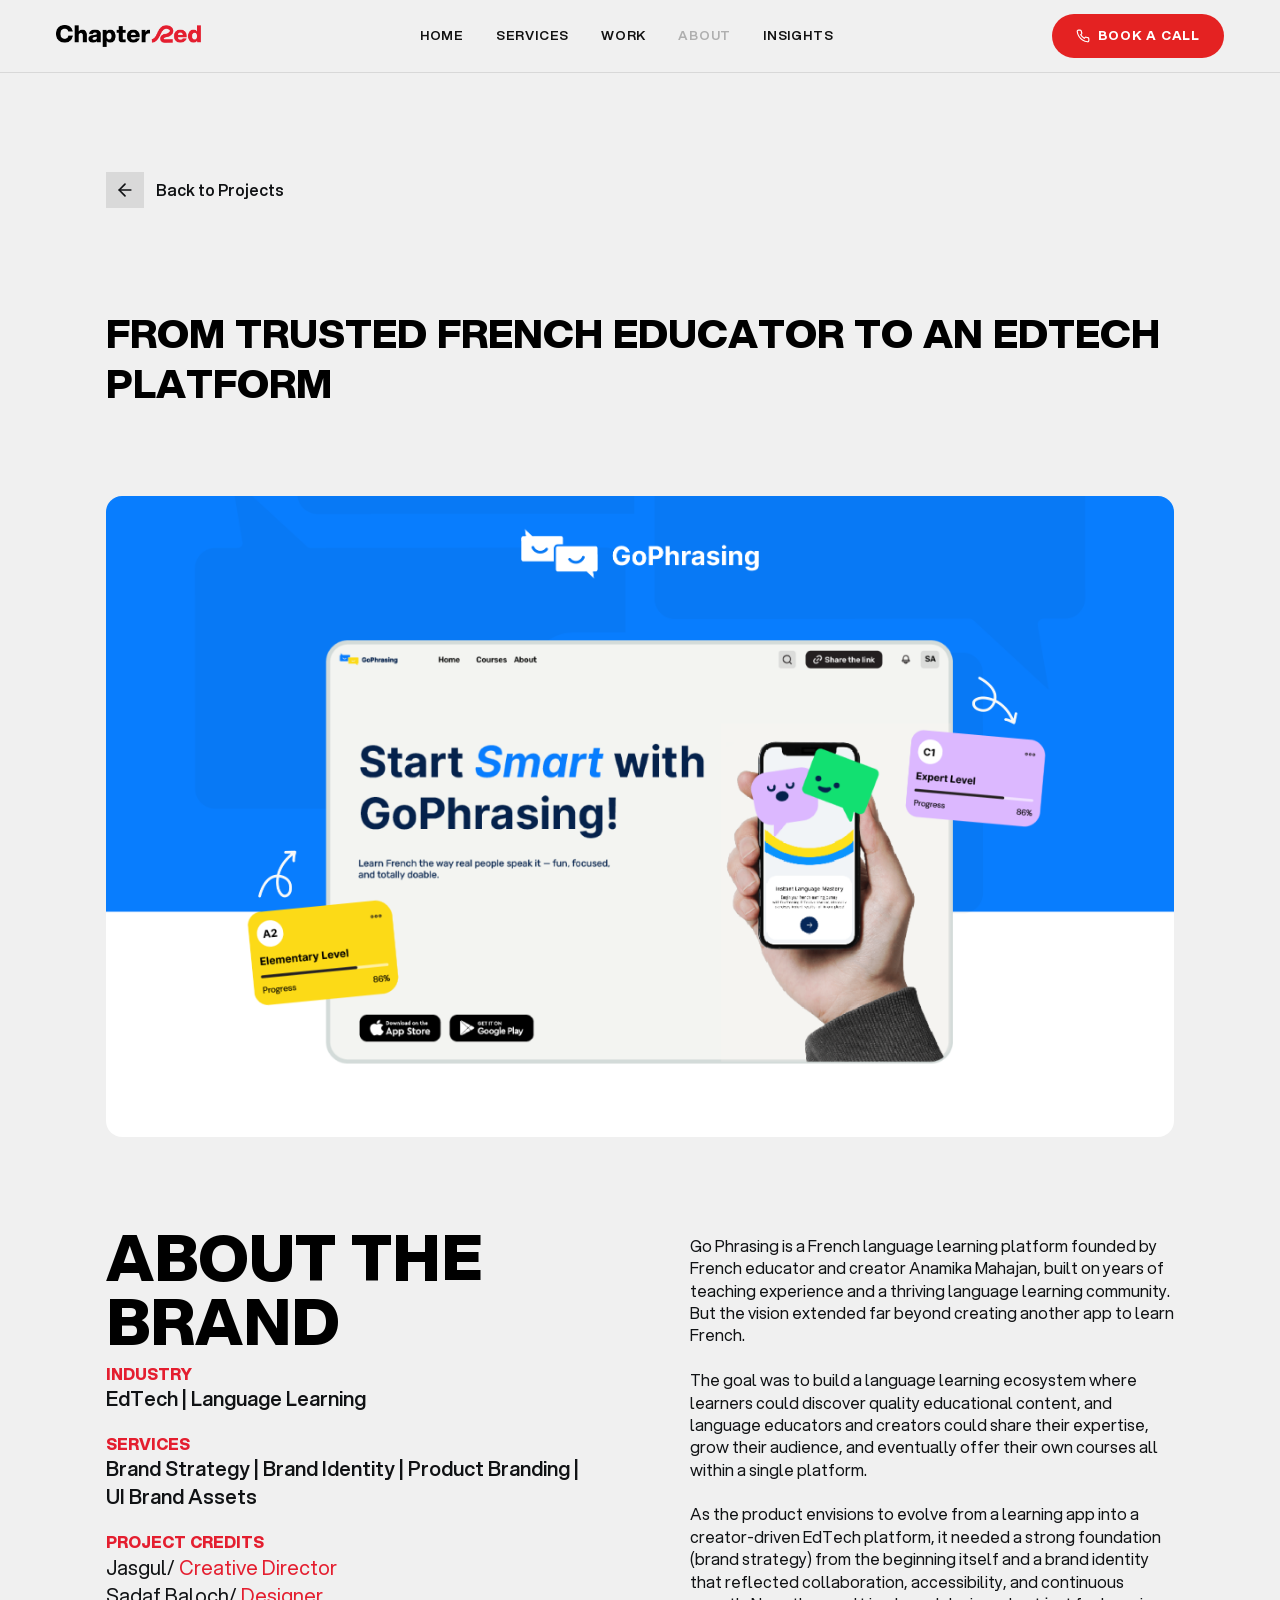
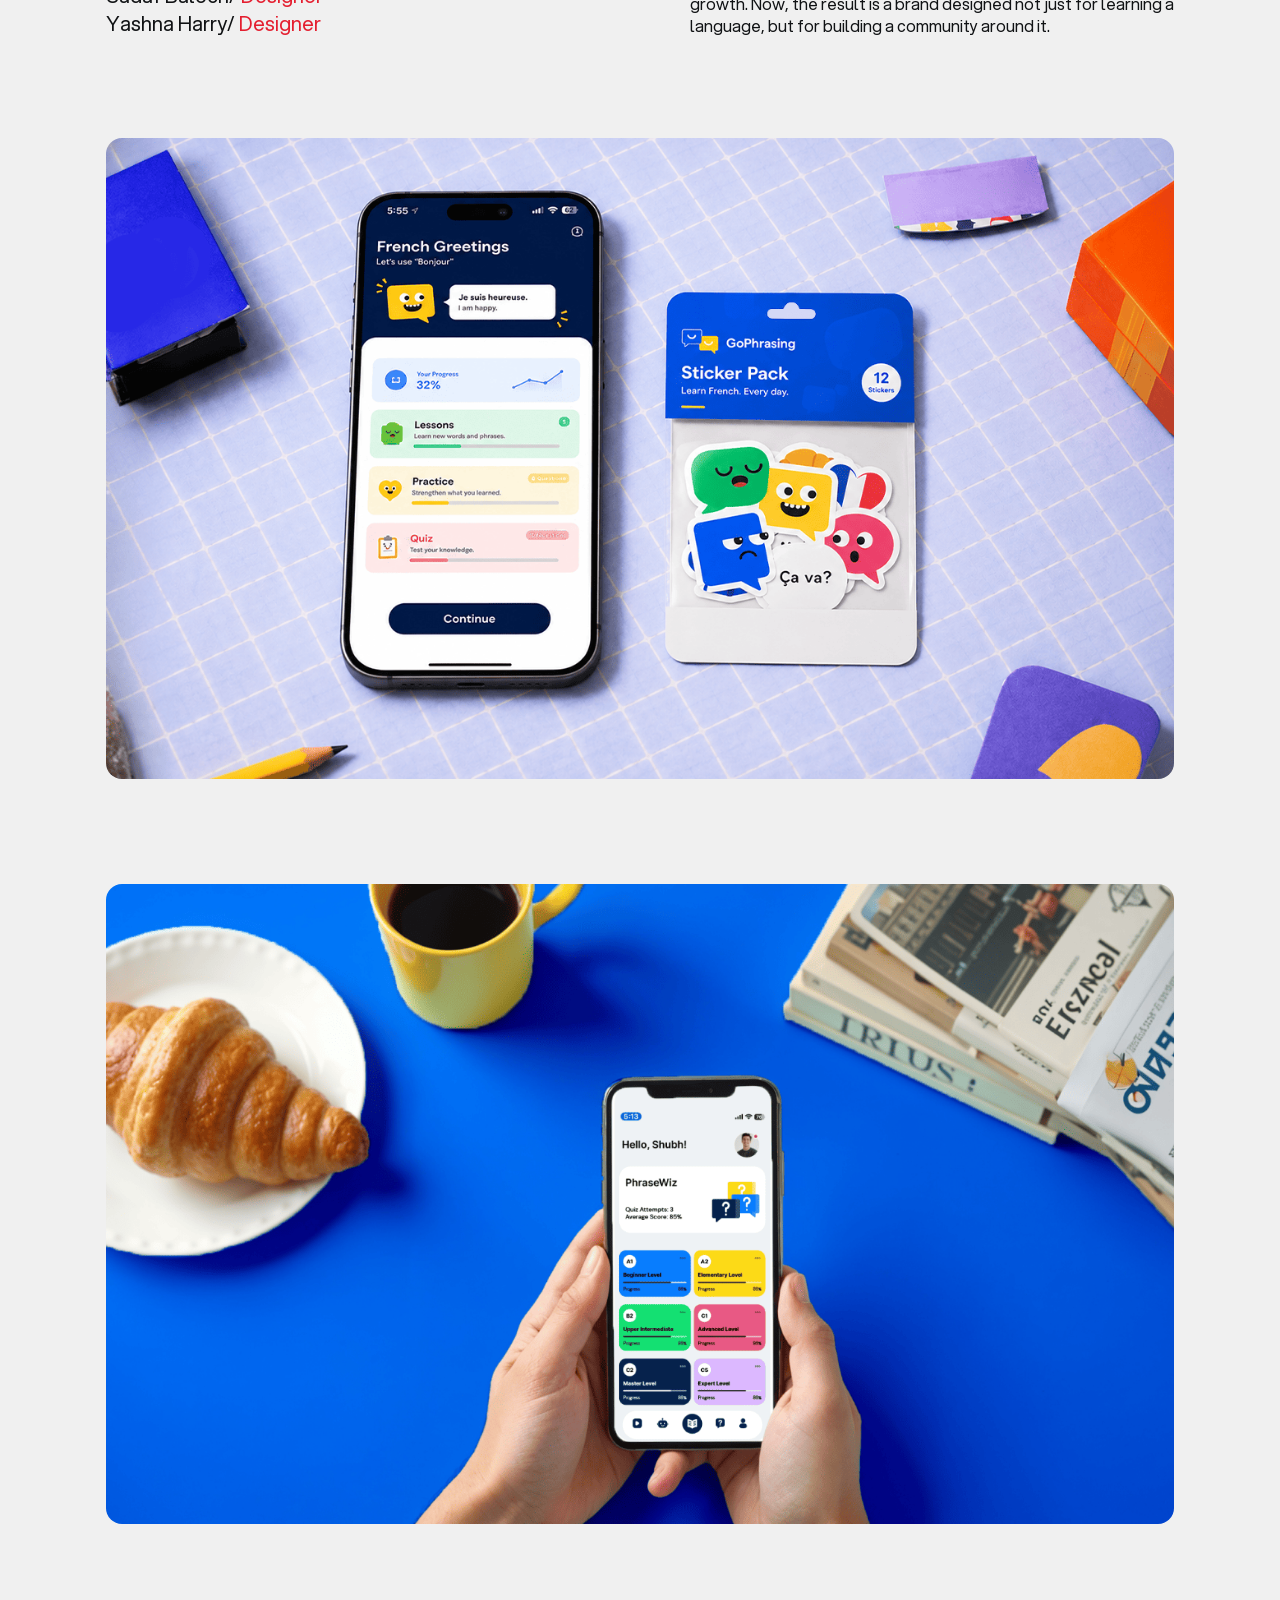
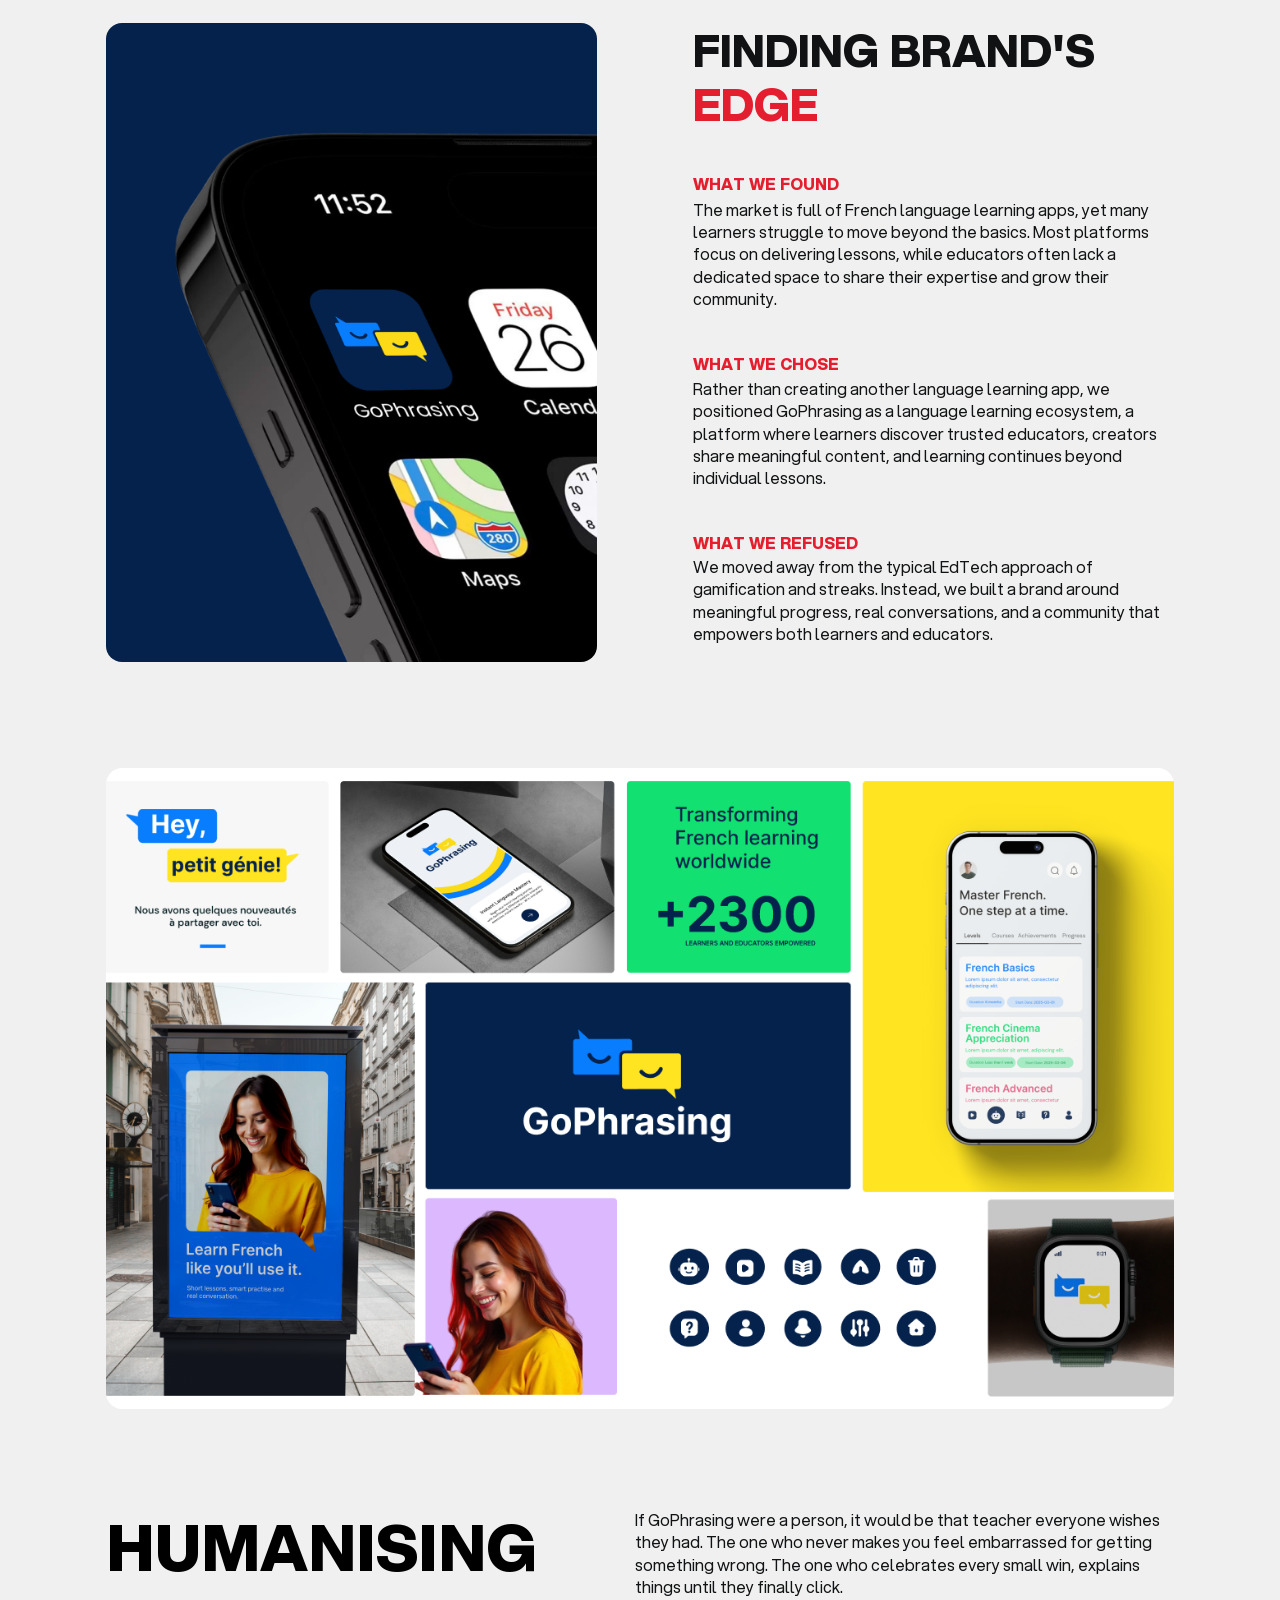
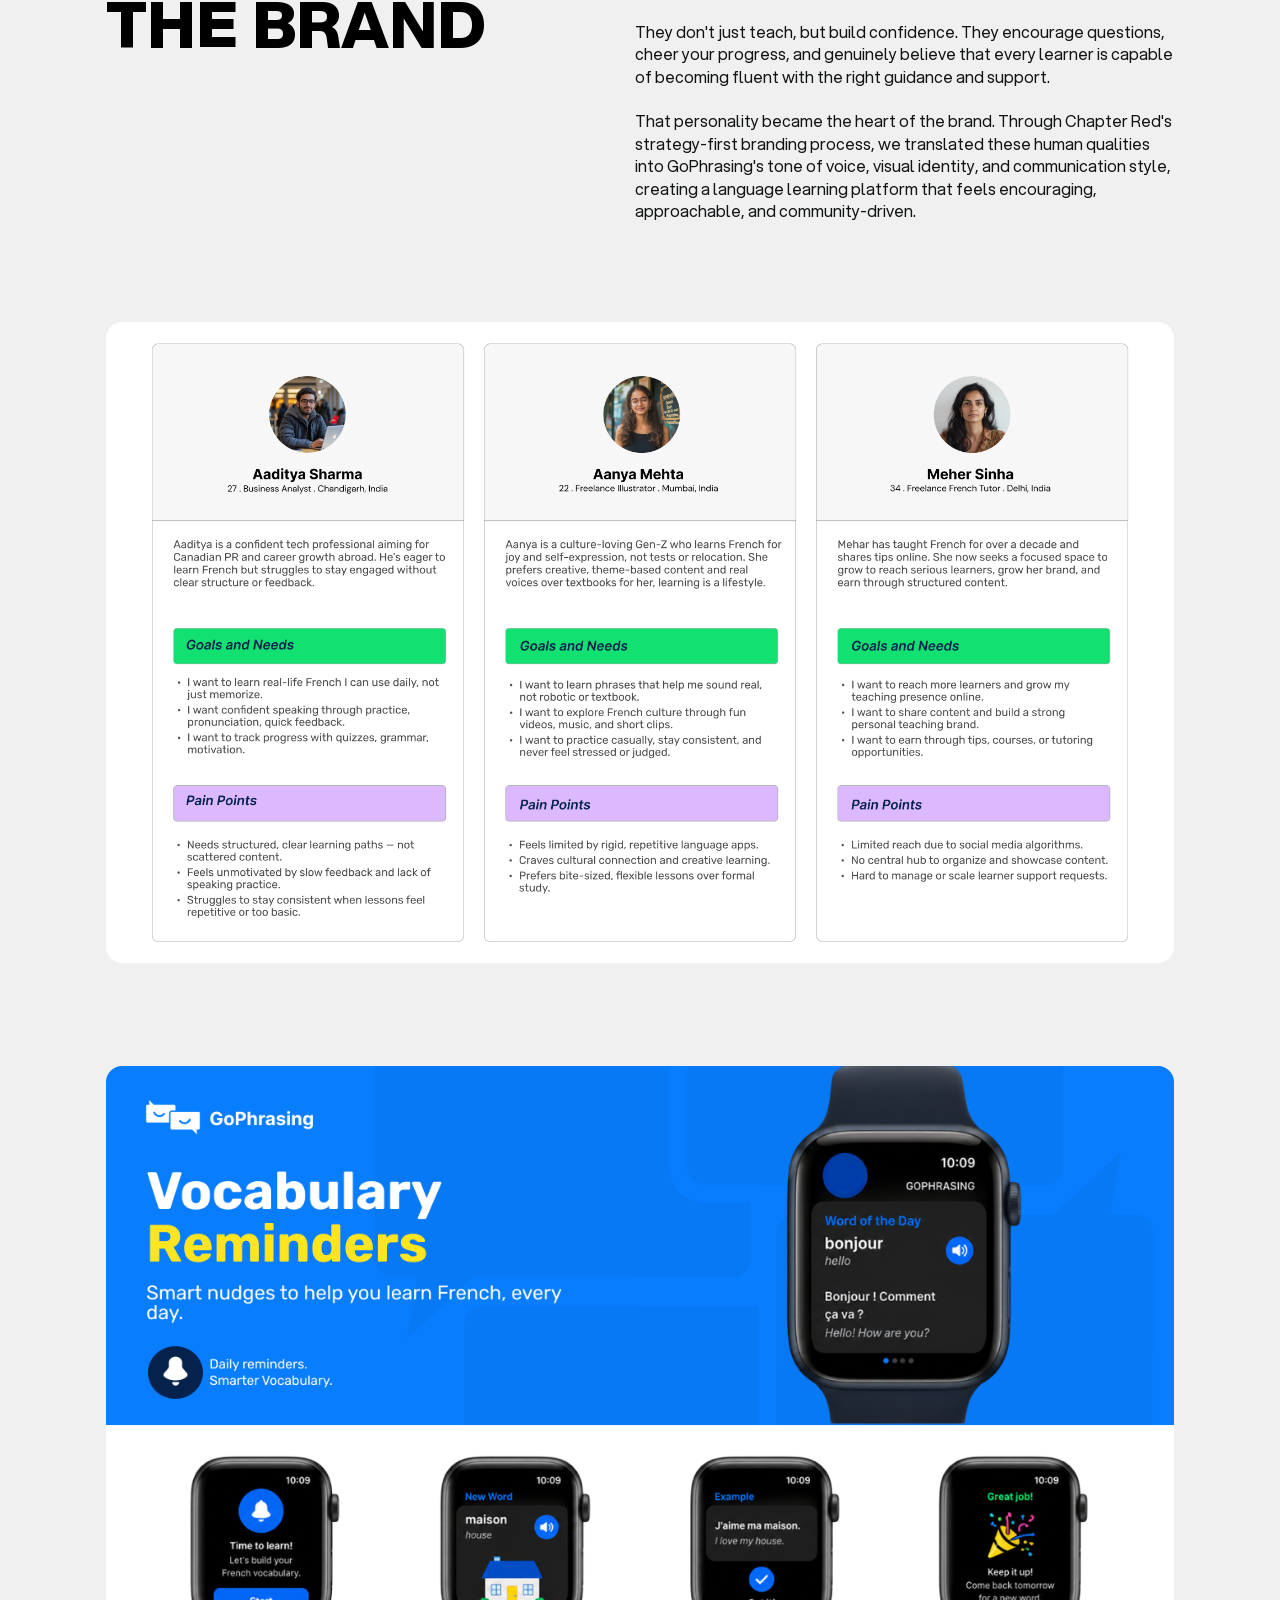
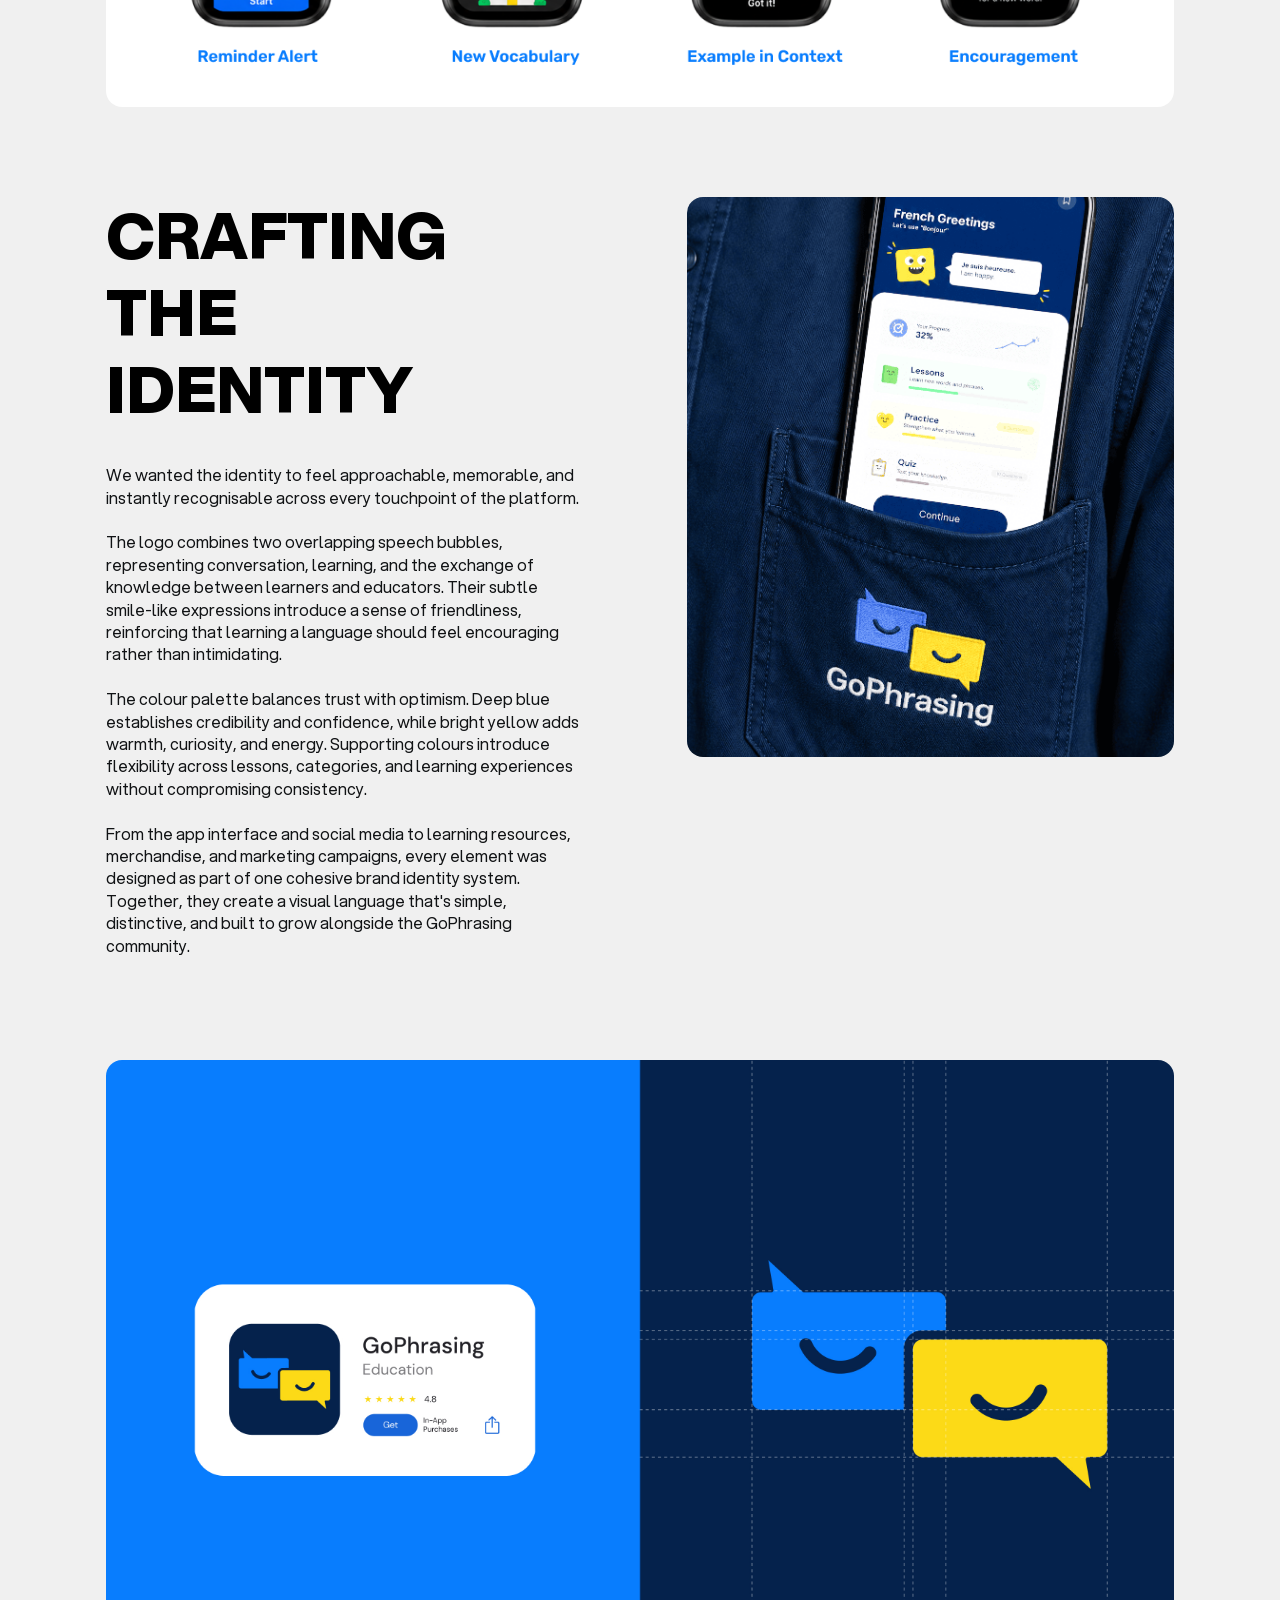
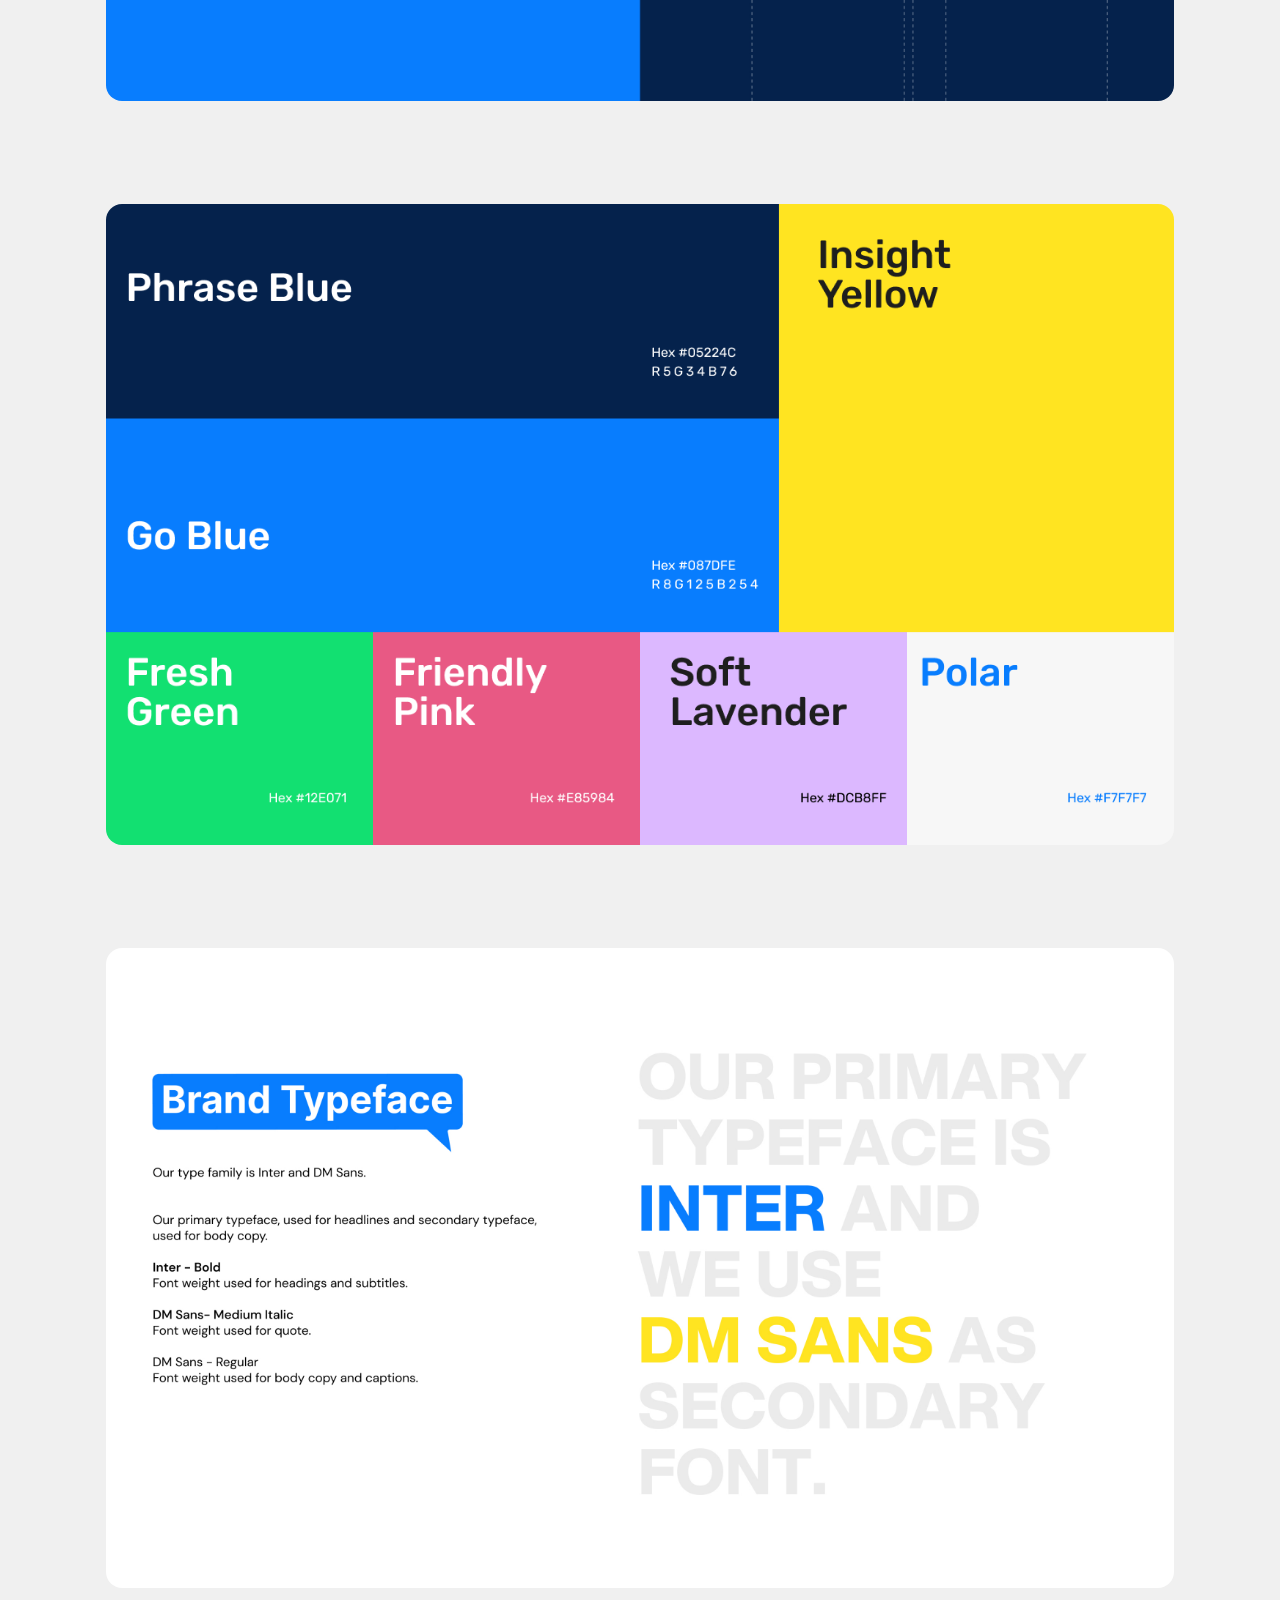
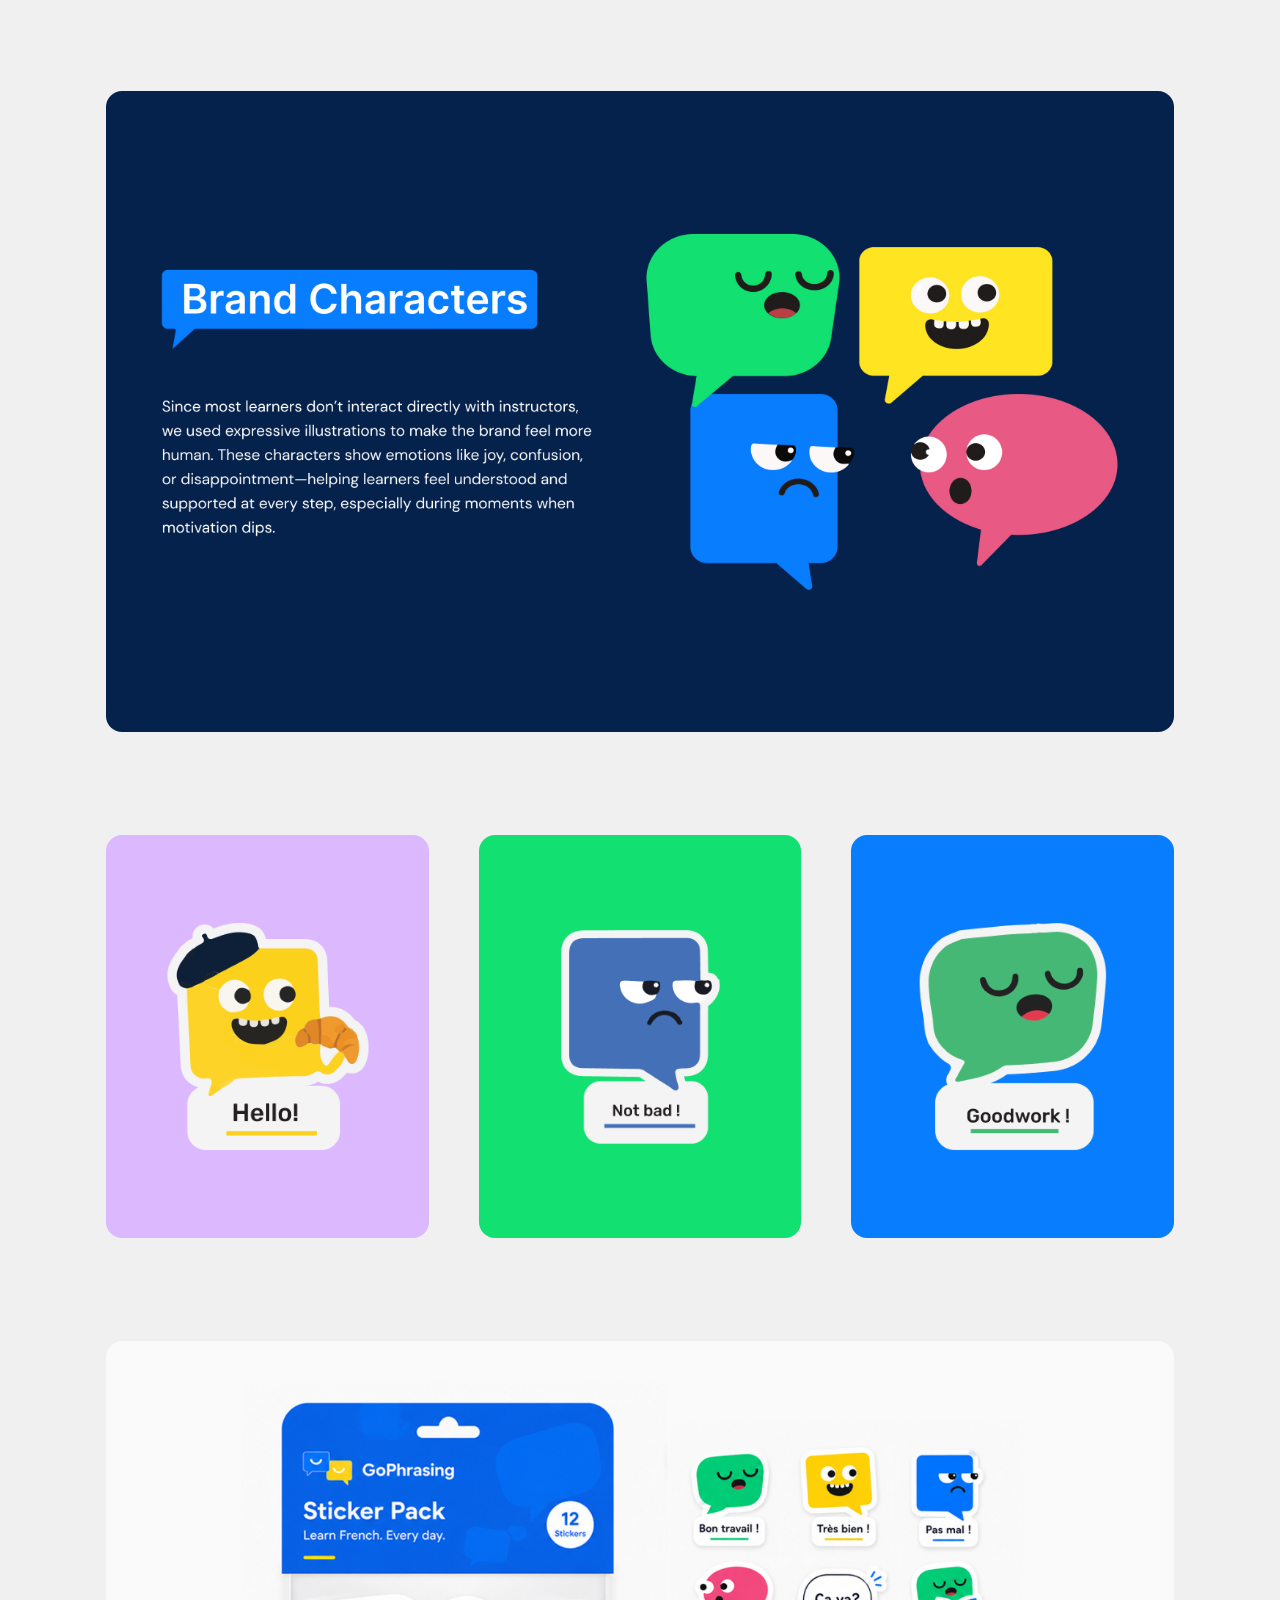
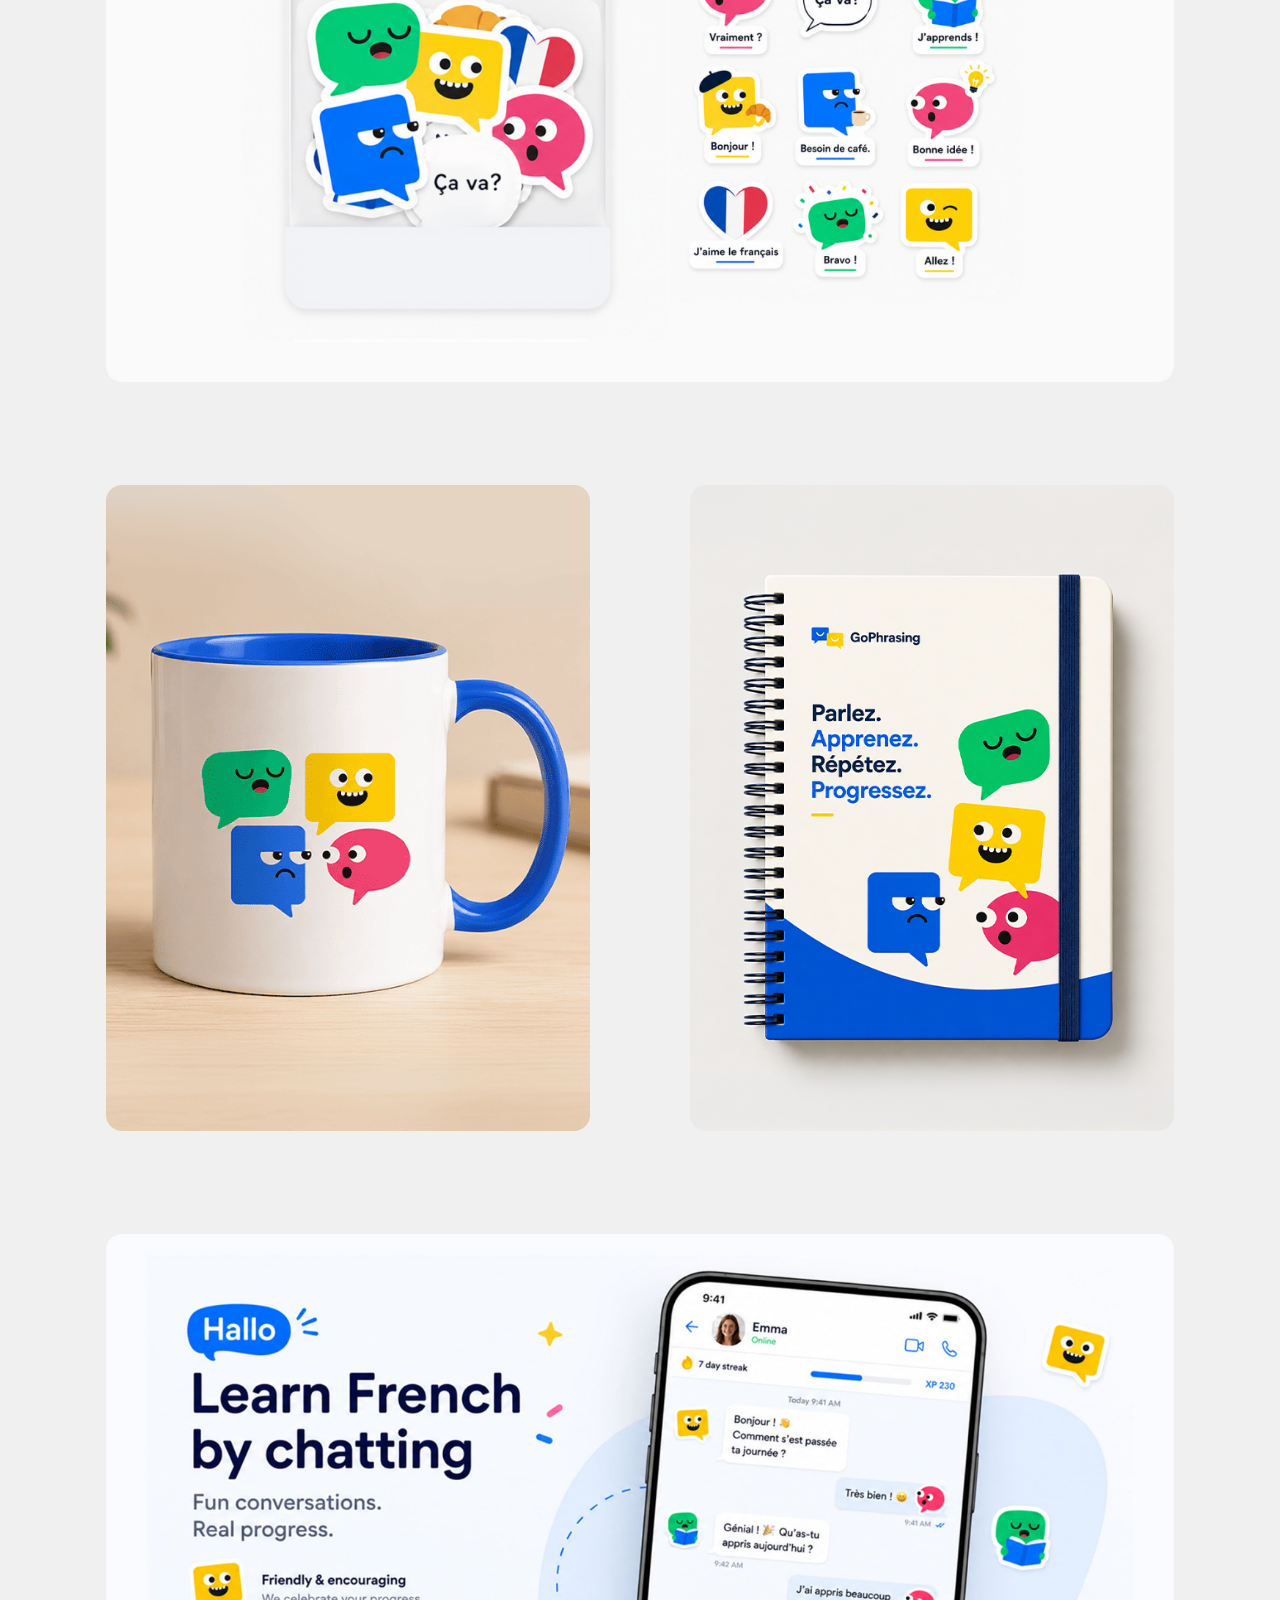
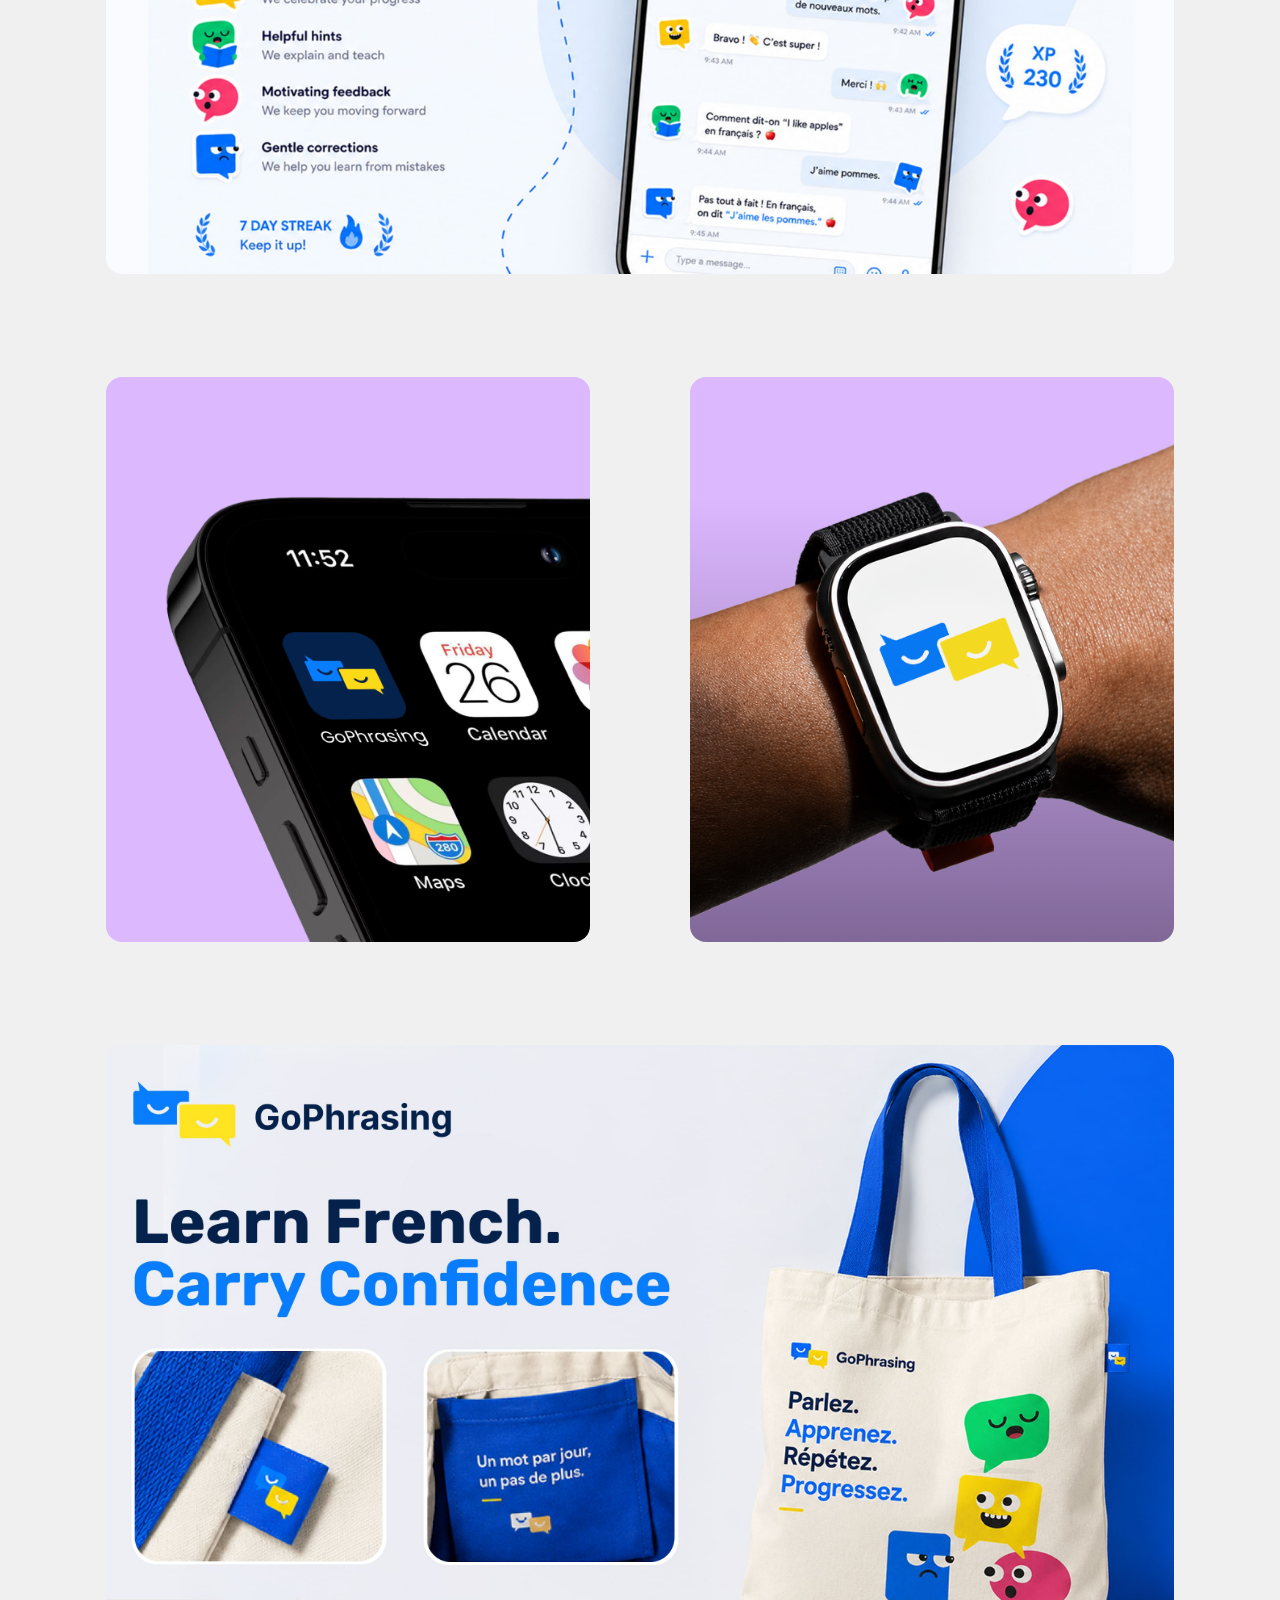
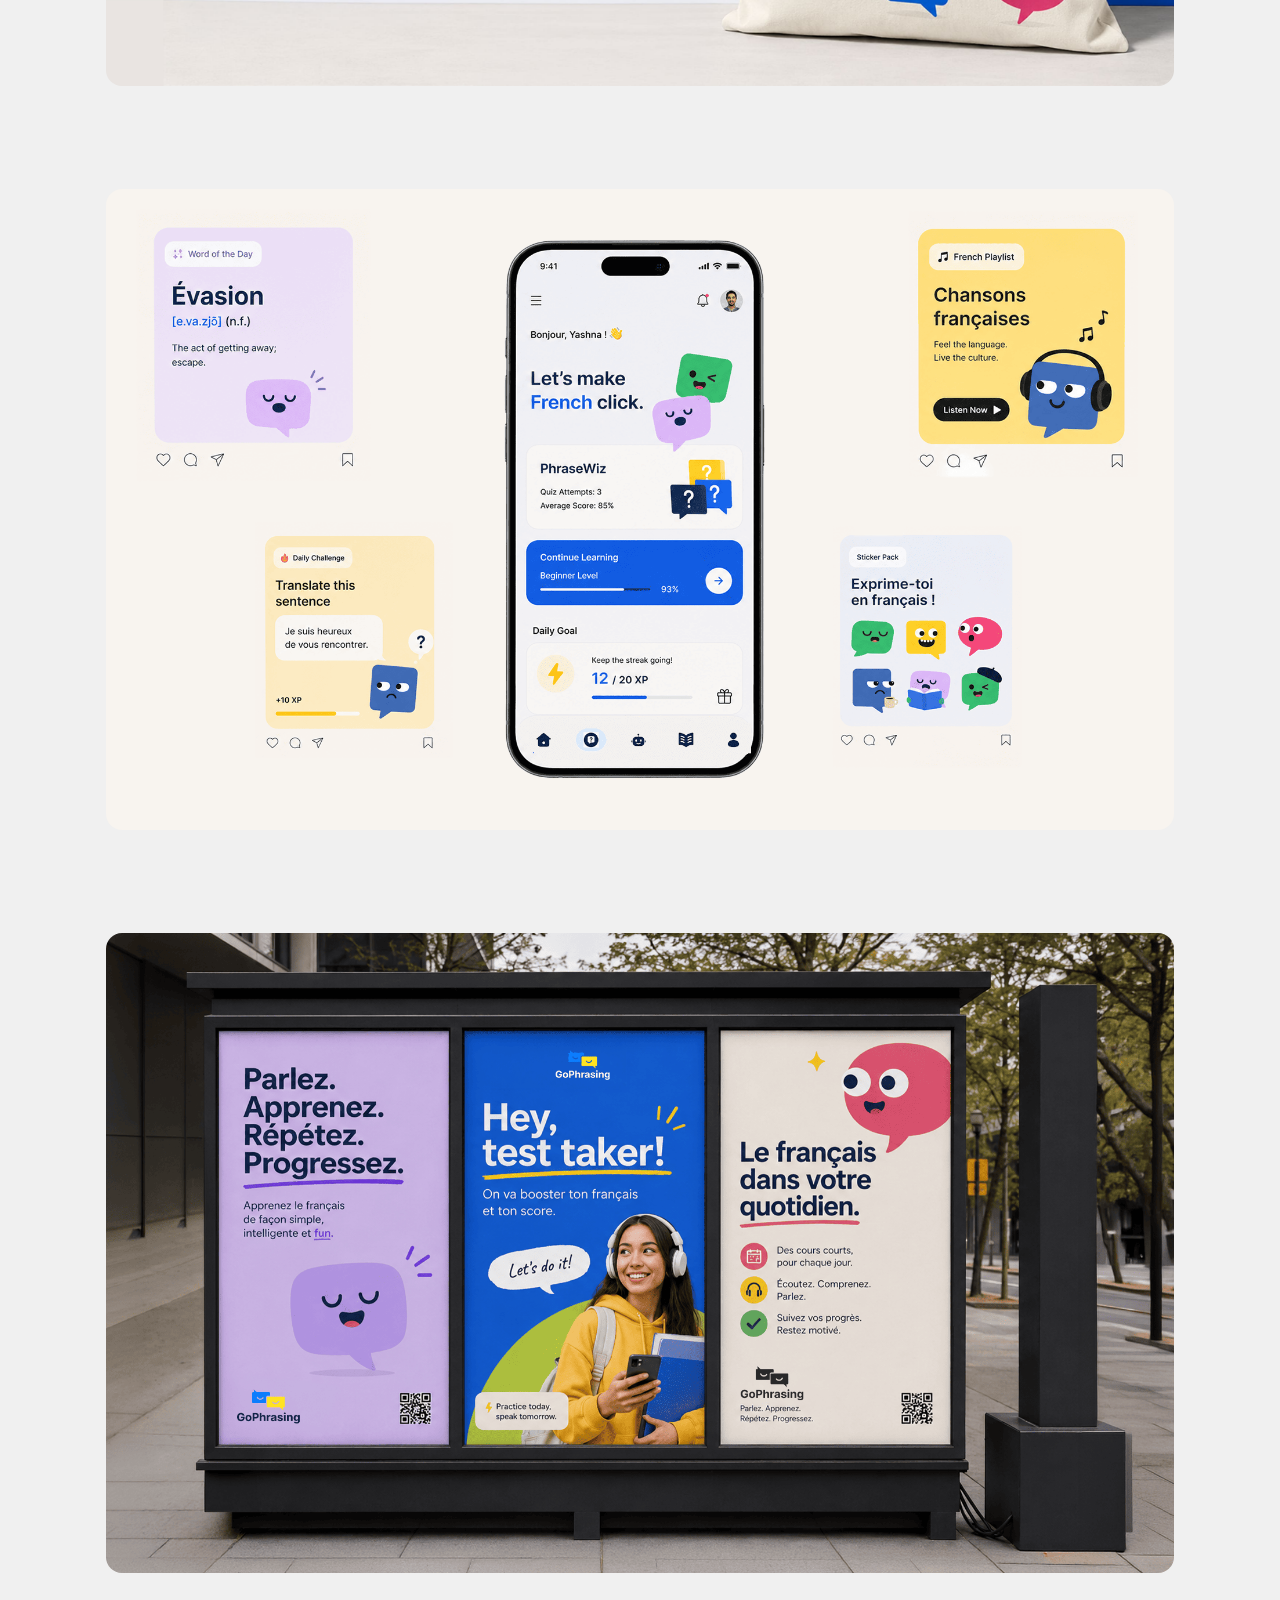
<file: work/go-phrasing/index.html>
<!DOCTYPE html>
<html lang="en" class="antialiased">
<head>
  <meta charset="UTF-8" />
  <!-- Google tag (gtag.js) -->
  <script async src="https://www.googletagmanager.com/gtag/js?id=G-K160Y2YJJE"></script>
  <script>
    window.dataLayer = window.dataLayer || [];
    function gtag(){dataLayer.push(arguments);}
    gtag('js', new Date());
    gtag('config', 'G-K160Y2YJJE');
  </script>
  <meta name="viewport" content="width=device-width, initial-scale=1.0" />
  <title>GoPhrasing Language Learning App Branding | Chapter Red Designs</title>
  <meta name="description" content="See how Chapter Red developed the brand strategy and visual identity for GoPhrasing, a creator-led language learning platform founded by French educator Anamika Mahajan." />

  <!-- Open Graph -->
  <meta property="og:type" content="article" />
  <meta property="og:title" content="GoPhrasing Brand Identity Case Study | Chapter Red" />
  <meta property="og:description" content="Discover how Chapter Red built a creator-driven EdTech brand for GoPhrasing through strategy, visual identity, and product branding." />

  <!-- Twitter Card -->
  <meta name="twitter:card" content="summary_large_image" />
  <meta name="twitter:title" content="EdTech Brand Identity Case Study – GoPhrasing" />
  <meta name="twitter:description" content="A strategy-first EdTech branding project by Chapter Red featuring brand identity, UI assets, and visual storytelling." />

  <link rel="canonical" href="https://chapterred.com/work/go-phrasing/" />
  <link rel="icon" href="../../vector.png" />
  <link rel="stylesheet" href="../../styles.css" />
  <link rel="stylesheet" href="../../work.css" />
  <style>
    .pk-testimonial {
      margin-top: 40px;
      padding-bottom: 64px;
      display: flex;
      flex-direction: column;
      gap: 32px;
    }
    @media (min-width: 768px) {
      .pk-testimonial {
        margin-top: 100px;
        padding-bottom: 120px;
        flex-direction: row;
        align-items: flex-start;
        gap: 80px;
      }
    }
    .pk-mug-frame {
      overflow: hidden;
      aspect-ratio: 3/4;
      border-radius: 16px;
    }
    .pk-mug-frame img {
      width: 100%;
      height: 100%;
      object-fit: cover;
      object-position: 58% center;
      border-radius: 0;
    }
    .pk-testimonial-title {
      font-size: 36px;
      font-weight: 800;
      color: #000;
      line-height: 44px;
      flex-shrink: 0;
    }
    @media (min-width: 768px) {
      .pk-testimonial-title { font-size: 64px; line-height: 76.8px; }
    }
    .pk-testimonial-body { display: flex; flex-direction: column; gap: 24px; }
    @media (min-width: 768px) { .pk-testimonial-body { align-self: center; } }
    .pk-testimonial-quote {
      color: #101214;
      font-size: 18px;
      line-height: 28px;
      font-weight: 400;
      font-style: italic;
    }
    .pk-testimonial-role {
      font-size: 14px;
      font-weight: 800;
      color: #e41e2f;
      text-transform: uppercase;
      letter-spacing: 0.08em;
    }
    .pk-testimonial-name {
      font-size: 20px;
      font-weight: 700;
      color: #101214;
      margin-top: 4px;
    }
    /* tablet: flex item takes remaining space, fixed height */
    @media (min-width: 768px) {
      .pk-craft .pk-photo--craft {
        flex: 1;
        min-width: 0;
        width: auto;
        height: 560px;
        object-fit: cover;
        object-position: center;
      }
    }
    /* large desktop: pin to exact 600×780 */
    @media (min-width: 1300px) {
      .pk-craft .pk-photo--craft {
        flex: none;
        width: 600px;
        height: 780px;
      }
    }
    /* Full-width landscape images */
    /* Mobile & tablet: full-width photos show at their true proportions -
       no aspect-ratio frame, no cover-crop, so nothing is sliced off the edges.
       Desktop: a consistent 5:3 frame (every hero is already exactly this ratio,
       so heroes never crop; other images clip only a few %). */
    @media (min-width: 1024px) {
      .pk-wrap > .pk-photo,
      .pk-gallery > .pk-photo,
      .pk-photo.pk-mt-hero {
        aspect-ratio: 1300 / 780;
        object-fit: cover;
      }
    }
    /* testimonial: bump font down on very small screens */
    @media (max-width: 400px) {
      .pk-testimonial-title { font-size: 28px; line-height: 36px; }
      .pk-testimonial-quote { font-size: 16px; line-height: 24px; }
    }
  </style>
</head>
<body>
  <main class="pk">
    <!-- Navbar -->
    <header class="navbar" id="navbar">
      <div class="navbar-inner">
        <a href="../../index.html" class="navbar-logo"><img src="../../brand/logo.png" alt="Chapter Red" /></a>
        <nav class="navbar-nav">
          <a class="navbar-link" href="../../index.html">HOME</a>
          <a class="navbar-link" href="../../index.html#services">SERVICES</a>
          <a class="navbar-link" href="../index.html">WORK</a>
          <a class="navbar-link navbar-link--disabled" aria-disabled="true" title="Coming soon">ABOUT</a>
          <a class="navbar-link" href="#">INSIGHTS</a>
        </nav>
        <a href="../../book-a-call.html" class="btn-call">
          <svg width="14" height="14" viewBox="0 0 24 24" fill="none" stroke="currentColor" stroke-width="2" stroke-linecap="round" stroke-linejoin="round"><path d="M22 16.92v3a2 2 0 0 1-2.18 2 19.79 19.79 0 0 1-8.63-3.07 19.5 19.5 0 0 1-6-6 19.79 19.79 0 0 1-3.07-8.67A2 2 0 0 1 4.11 2h3a2 2 0 0 1 2 1.72c.127.96.361 1.903.7 2.81a2 2 0 0 1-.45 2.11L8.09 9.91a16 16 0 0 0 6 6l1.27-1.27a2 2 0 0 1 2.11-.45c.907.339 1.85.573 2.81.7A2 2 0 0 1 22 16.92z"/></svg>
          BOOK A CALL
        </a>
      <button class="hamburger" id="hamburger" aria-label="Open menu">
        <span></span><span></span><span></span>
      </button>
      </div>
    </header>
        <div class="mobile-nav" id="mobile-nav">
          <div class="mobile-nav-header">
            <a class="navbar-logo mobile-nav-logo" href="../../index.html"><img src="../../brand/logo.png" alt="Chapter Red" /></a>
            <button class="mobile-nav-close" id="mobile-nav-close" aria-label="Close menu">
              <svg width="20" height="20" viewBox="0 0 24 24" fill="none" stroke="currentColor" stroke-width="2.5" stroke-linecap="round"><line x1="18" y1="6" x2="6" y2="18"/><line x1="6" y1="6" x2="18" y2="18"/></svg>
            </button>
          </div>
          <nav class="mobile-nav-links" id="mobile-nav-links"></nav>
          <div class="mobile-nav-footer">
            <a class="btn-call-lg" id="mobile-nav-cta" href="../../book-a-call.html">
              <svg width="14" height="14" viewBox="0 0 24 24" fill="none" stroke="currentColor" stroke-width="2" stroke-linecap="round" stroke-linejoin="round"><path d="M22 16.92v3a2 2 0 0 1-2.18 2 19.79 19.79 0 0 1-8.63-3.07 19.5 19.5 0 0 1-6-6 19.79 19.79 0 0 1-3.07-8.67A2 2 0 0 1 4.11 2h3a2 2 0 0 1 2 1.72c.127.96.361 1.903.7 2.81a2 2 0 0 1-.45 2.11L8.09 9.91a16 16 0 0 0 6 6l1.27-1.27a2 2 0 0 1 2.11-.45c.907.339 1.85.573 2.81.7A2 2 0 0 1 22 16.92z"/></svg>
              BOOK A CALL
            </a>
          </div>
        </div>

    <div class="pk-wrap">
      <!-- Back to Projects -->
      <a href="../index.html" class="pk-back">
        <span class="pk-back-icon">
          <svg width="20" height="20" viewBox="0 0 24 24" fill="none" stroke="#101214" stroke-width="2" stroke-linecap="round" stroke-linejoin="round"><line x1="19" y1="12" x2="5" y2="12"/><polyline points="12 19 5 12 12 5"/></svg>
        </span>
        <span class="pk-back-text">Back to Projects</span>
      </a>

      <!-- Title + Hero -->
      <section aria-labelledby="project-title">
        <h1 id="project-title" class="pk-title pk-title--h1 pk-project">From trusted French educator to an EdTech platform</h1>
        <img class="pk-photo pk-mt-hero" src="drive-download-20260731T172209Z-1-001/GoPhrasing-App-Tagline-image.png" alt="GoPhrasing language learning app branding" loading="eager" />
      </section>

      <!-- About the Brand -->
      <section class="pk-about" aria-labelledby="about-brand-title">
        <div class="pk-about-title">
          <h2 id="about-brand-title" class="pk-title pk-title--h2">ABOUT THE <br />BRAND</h2>
        </div>
        <div class="pk-about-body">
          <p class="pk-p">
            Go Phrasing is a French language learning platform founded by French educator and creator Anamika Mahajan, built on years of teaching experience and a thriving language learning community. But the vision extended far beyond creating another app to learn French.
            <br /><br />
            The goal was to build a language learning ecosystem where learners could discover quality educational content, and language educators and creators could share their expertise, grow their audience, and eventually offer their own courses all within a single platform.
            <br /><br />
            As the product envisions to evolve from a learning app into a creator-driven EdTech platform, it needed a strong foundation (brand strategy) from the beginning itself and a brand identity that reflected collaboration, accessibility, and continuous growth. Now, the result is a brand designed not just for learning a language, but for building a community around it.
          </p>
        </div>
        <div class="pk-about-meta">
          <dl class="pk-dl">
            <div>
              <dt class="pk-dt">INDUSTRY</dt>
              <dd class="pk-dd">EdTech | Language Learning</dd>
            </div>
            <div>
              <dt class="pk-dt">SERVICES</dt>
              <dd class="pk-dd">Brand Strategy | Brand Identity | Product Branding | UI Brand Assets</dd>
            </div>
            <div>
              <dt class="pk-dt">PROJECT CREDITS</dt>
              <dd class="pk-dd pk-dd--credits">
                <span class="pk-dark">Jasgul/ </span><span class="pk-red">Creative Director<br /></span>
                <span class="pk-dark">Sadaf Baloch/ </span><span class="pk-red">Designer<br /></span>
                <span class="pk-dark">Yashna Harry/ </span><span class="pk-red">Designer</span>
              </dd>
            </div>
          </dl>
        </div>
      </section>

      <!-- Visual identity images after About -->
      <img class="pk-photo pk-mt-90" src="drive-download-20260731T172209Z-1-001/GoPhrasing-app-ui-stickers-mockup.png" alt="GoPhrasing UI branding" loading="lazy" />
      <img class="pk-photo pk-mt-105" src="drive-download-20260731T172209Z-1-001/GoPhrasing-App-Mob-Mockup.png" alt="Mobile app branding system" loading="lazy" />

      <!-- Finding Brand's Edge -->
      <section class="pk-edge" aria-labelledby="finding-edge-title">
        <img class="pk-photo pk-photo--edge" src="drive-download-20260731T172209Z-1-001/GoPhrasing-App-Icon-Mob-Mockup.png" alt="Creator-led learning platform branding" loading="lazy" />
        <div class="pk-edge-body">
          <h2 id="finding-edge-title" class="pk-title pk-title--h3">
            <span class="pk-dark">FINDING BRAND&apos;S </span><span class="pk-red">EDGE</span>
          </h2>
          <div class="pk-edge-block">
            <h3 class="pk-sub pk-red">WHAT WE FOUND</h3>
            <p class="pk-p">
              The market is full of French language learning apps, yet many learners struggle to move beyond the basics. Most platforms focus on delivering lessons, while educators often lack a dedicated space to share their expertise and grow their community.
            </p>
          </div>
          <div class="pk-edge-block">
            <h3 class="pk-sub pk-red">WHAT WE CHOSE</h3>
            <p class="pk-p">
              Rather than creating another language learning app, we positioned GoPhrasing as a language learning ecosystem, a platform where learners discover trusted educators, creators share meaningful content, and learning continues beyond individual lessons.
            </p>
          </div>
          <div class="pk-edge-block pk-edge-block--tight">
            <h3 class="pk-sub pk-red">WHAT WE REFUSED</h3>
            <p class="pk-p">
              We moved away from the typical EdTech approach of gamification and streaks. Instead, we built a brand around meaningful progress, real conversations, and a community that empowers both learners and educators.
            </p>
          </div>
        </div>
      </section>

      <img class="pk-photo pk-mt-106" src="drive-download-20260731T172209Z-1-001/GoPhrasing-App-Moodboard-image.png" alt="EdTech brand identity design" loading="lazy" />

      <!-- Humanising the Brand -->
      <section class="pk-humanise" aria-labelledby="humanising-title">
        <h2 id="humanising-title" class="pk-title pk-title--h1 pk-humanise-title">HUMANISING<br />THE BRAND</h2>
        <p class="pk-p pk-humanise-body">
          If GoPhrasing were a person, it would be that teacher everyone wishes they had. The one who never makes you feel embarrassed for getting something wrong. The one who celebrates every small win, explains things until they finally click.
          <br /><br />
          They don&apos;t just teach, but build confidence. They encourage questions, cheer your progress, and genuinely believe that every learner is capable of becoming fluent with the right guidance and support.
          <br /><br />
          That personality became the heart of the brand. Through Chapter Red&apos;s strategy-first branding process, we translated these human qualities into GoPhrasing&apos;s tone of voice, visual identity, and communication style, creating a language learning platform that feels encouraging, approachable, and community-driven.
        </p>
      </section>

      <img class="pk-photo pk-mt-100" src="drive-download-20260731T172209Z-1-001/GoPhrasing-App-User-persona-image.png" alt="Educational startup brand strategy" loading="lazy" />
      <img class="pk-photo pk-mt-103" src="drive-download-20260731T172209Z-1-001/GoPhrasing-App-Smart-watch-Mockup.png" alt="GoPhrasing social media branding and content" loading="lazy" />

      <!-- Crafting the Identity -->
      <section class="pk-craft" aria-labelledby="crafting-identity-title">
        <div class="pk-craft-body">
          <h2 id="crafting-identity-title" class="pk-title pk-title--h1">CRAFTING THE <br />IDENTITY</h2>
          <p class="pk-p">
            We wanted the identity to feel approachable, memorable, and instantly recognisable across every touchpoint of the platform.
            <br /><br />
            The logo combines two overlapping speech bubbles, representing conversation, learning, and the exchange of knowledge between learners and educators. Their subtle smile-like expressions introduce a sense of friendliness, reinforcing that learning a language should feel encouraging rather than intimidating.
            <br /><br />
            The colour palette balances trust with optimism. Deep blue establishes credibility and confidence, while bright yellow adds warmth, curiosity, and energy. Supporting colours introduce flexibility across lessons, categories, and learning experiences without compromising consistency.
            <br /><br />
            From the app interface and social media to learning resources, merchandise, and marketing campaigns, every element was designed as part of one cohesive brand identity system. Together, they create a visual language that&apos;s simple, distinctive, and built to grow alongside the GoPhrasing community.
          </p>
        </div>
        <img class="pk-photo pk-photo--craft" src="drive-download-20260731T172209Z-1-001/GoPhrasing-App-Mob-Merch-image.png" alt="GoPhrasing app on mobile with branded merchandise" loading="lazy" />
      </section>

      <!-- Gallery -->
      <section aria-label="GoPhrasing identity gallery" class="pk-gallery">
        <img class="pk-photo pk-mt-103" src="drive-download-20260731T172209Z-1-001/GoPhrasing-App-Logo-image.jpg" alt="Educational app logo design" loading="lazy" />
        <img class="pk-photo pk-mt-103" src="drive-download-20260731T172209Z-1-001/GoPhrasing-App-Colour-pallet-image.png" alt="EdTech visual identity" loading="lazy" />
        <img class="pk-photo pk-mt-103" src="drive-download-20260731T172209Z-1-001/GoPhrasing-App-Typo-image.jpg" alt="GoPhrasing brand typography system" loading="lazy" />
        <img class="pk-photo pk-mt-103" src="drive-download-20260731T172209Z-1-001/GoPhrasing-App-Brand-Characters-image.jpg" alt="French learning platform identity" loading="lazy" />

        <div class="pk-row pk-mt-103 pk-row--3">
          <img class="pk-photo" src="drive-download-20260731T172209Z-1-001/GoPhrasing-App-Character1-image.png" alt="GoPhrasing brand character 1" loading="lazy" />
          <img class="pk-photo" src="drive-download-20260731T172209Z-1-001/GoPhrasing-App-Character2-image.png" alt="GoPhrasing brand character 2" loading="lazy" />
          <img class="pk-photo" src="drive-download-20260731T172209Z-1-001/GoPhrasing-App-Character3-image.png" alt="GoPhrasing brand character 3" loading="lazy" />
        </div>

        <img class="pk-photo pk-mt-103" src="drive-download-20260731T172209Z-1-001/GoPhrasing-App-Sticker-pack-image.jpg" alt="GoPhrasing app UI with sticker elements" loading="lazy" />
        

        <div class="pk-row pk-mt-103 pk-row--2">
          <div class="pk-mug-frame pk-photo">
            <img src="drive-download-20260731T172209Z-1-001/GoPhrasing-App-Mug-Mockup.png" alt="GoPhrasing branded mug mockup" loading="lazy" />
          </div>
          <img class="pk-photo" src="drive-download-20260731T172209Z-1-001/GoPhrasing-App-Notebook-Mockup.png" alt="GoPhrasing mobile and merchandise branding" loading="lazy" />
        </div>

        <img class="pk-photo pk-mt-103" src="drive-download-20260731T172209Z-1-001/GoPhrasing-App-Chats-mobile-Mockup.jpg" alt="Language learning platform design" loading="lazy" />

        <div class="pk-row pk-mt-103 pk-row--2">
          <img class="pk-photo" src="drive-download-20260731T172209Z-1-001/GoPhrasing-App-Logo-icon-mockup.png" alt="GoPhrasing branded notebook mockup" loading="lazy" />
          <img class="pk-photo" src="drive-download-20260731T172209Z-1-001/GoPhrasing-App-Smartwatch-logo-mockup.png" alt="GoPhrasing branded mug mockup" loading="lazy" />
        </div>

        <img class="pk-photo pk-mt-103" src="drive-download-20260731T172209Z-1-001/GoPhrasing-App-Tote-Bag-Mockup.jpg" alt="GoPhrasing tote bag merchandise mockup" loading="lazy" />
        <img class="pk-photo pk-mt-103" src="drive-download-20260731T172209Z-1-001/GoPhrasing-App-Social-media-image.png" alt="GoPhrasing tote bag merchandise mockup" loading="lazy" />
        <img class="pk-photo pk-mt-103" src="drive-download-20260731T172209Z-1-001/GoPhrasing-App-Banners-image.png" alt="GoPhrasing tote bag merchandise mockup" loading="lazy" />
      </section>

      <!-- Hear from the Founder -->
      <section class="pk-testimonial" aria-labelledby="founder-quote-title">
        <h2 id="founder-quote-title" class="pk-testimonial-title">HEAR FROM THE<br />FOUNDER.</h2>
        <div class="pk-testimonial-body">
          <p class="pk-testimonial-quote">
            &ldquo;What stood out most was their ability to truly understand my vision, even when I couldn&apos;t express it clearly. They asked thoughtful questions, listened deeply, and translated abstract ideas into powerful visual language. Every design decision, from colours to layout, everything was intentional. It felt like a true collaboration, not just execution. They didn&apos;t just make things look good, they built a brand identity that felt meaningful, strategic, and emotionally resonant.&rdquo;
          </p>
          <div>
            <p class="pk-testimonial-role">Founder</p>
            <p class="pk-testimonial-name">Anamika Mahajan</p>
          </div>
        </div>
      </section>
    </div>
  </main>

  <section class="pk-cta">
    <div class="pk-wrap">
      <h2 class="pk-cta-heading">Looking to build a <span>edtech platform</span> that people remember?</h2>
      <div class="pk-cta-right">
        <p class="pk-cta-body">At Chapter Red, we help edtech and SAAS Startups to lead through strategy-led branding, visual identity design, and UI/UX Design that people connect with.</p>
        <a href="../../book-a-call.html" class="btn-call-lg">BOOK A CALL</a>
      </div>
    </div>
  </section>

          <footer class="footer">
          <div class="footer-quote-wrap">
            <p class="footer-quote-text">May your <span class="footer-quote-dot">next chapter</span> be your strongest one yet<span class="footer-quote-dot">.</span></p>
            <div class="footer-right-group">
              <div class="footer-socials">
                <a href="https://www.behance.net/chapterreddesigns" target="_blank" rel="noopener" aria-label="Behance">
                  <img src="../../brand/behance.png" alt="Behance" width="16" height="16" style="display:block;object-fit:contain" />
                </a>
                <a href="https://www.instagram.com/chapterreddesigns/" target="_blank" rel="noopener" aria-label="Instagram">
                  <svg viewBox="0 0 24 24" fill="none" stroke="currentColor" stroke-width="2" stroke-linecap="round" stroke-linejoin="round" width="15" height="15"><rect x="2" y="2" width="20" height="20" rx="5" ry="5"/><path d="M16 11.37A4 4 0 1 1 12.63 8 4 4 0 0 1 16 11.37z"/><line x1="17.5" y1="6.5" x2="17.51" y2="6.5"/></svg>
                </a>
                <a href="https://www.linkedin.com/company/chapterred/" target="_blank" rel="noopener" aria-label="LinkedIn">
                  <img src="../../brand/linnkedin.png" alt="LinkedIn" width="16" height="16" style="display:block;object-fit:contain" />
                </a>
              </div>
              <a class="footer-email-link" href="mailto:jasgul@chapterred.com">jasgul@chapterred.com</a>
            </div>
          </div>
          <div class="footer-logo-section">
            <img src="../../brand/logo-footer.svg" alt="Chapter Red" class="footer-logo-img" />
          </div>
          <div class="footer-bottom">
            <p class="footer-copyright">© 2026 CHAPTER RED DESIGNS. All Rights Reserved.</p>
          </div>
        </footer>
  <script src="../../main.js"></script>
</body>
</html>
</file>
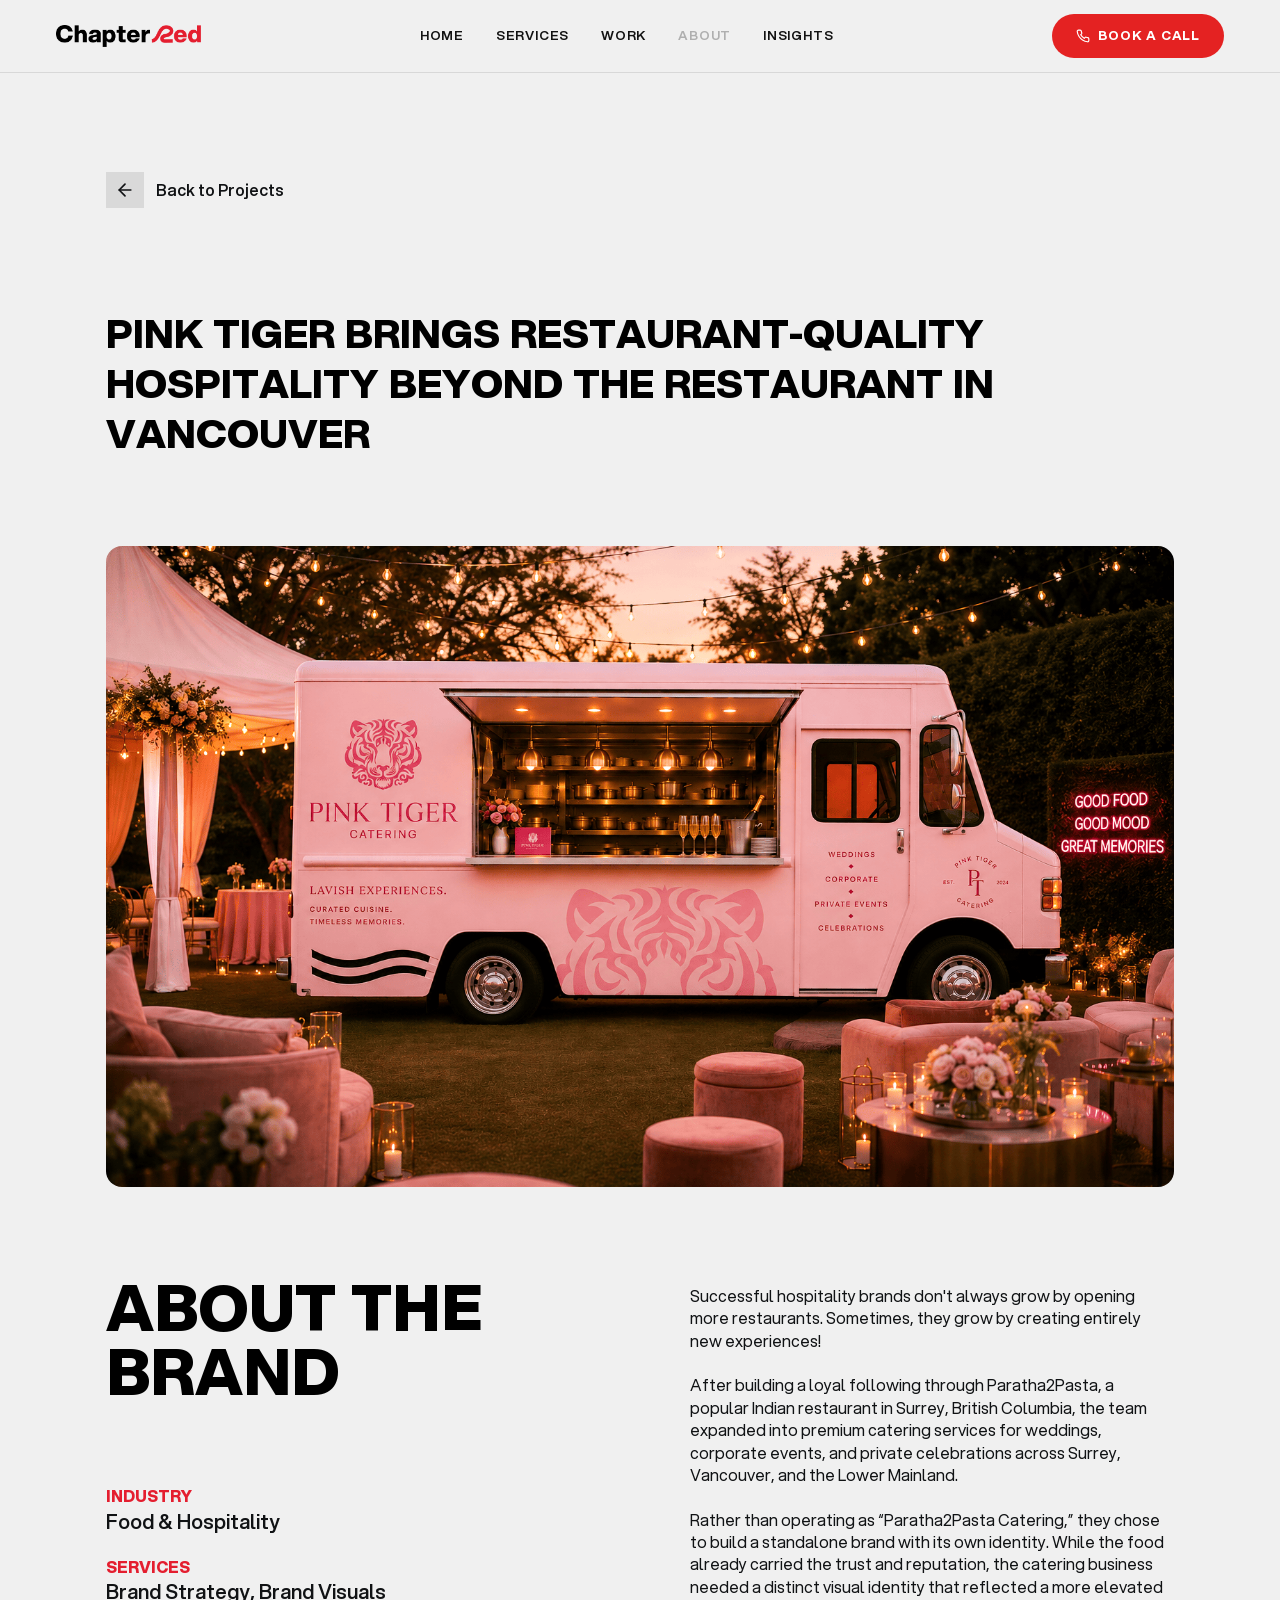
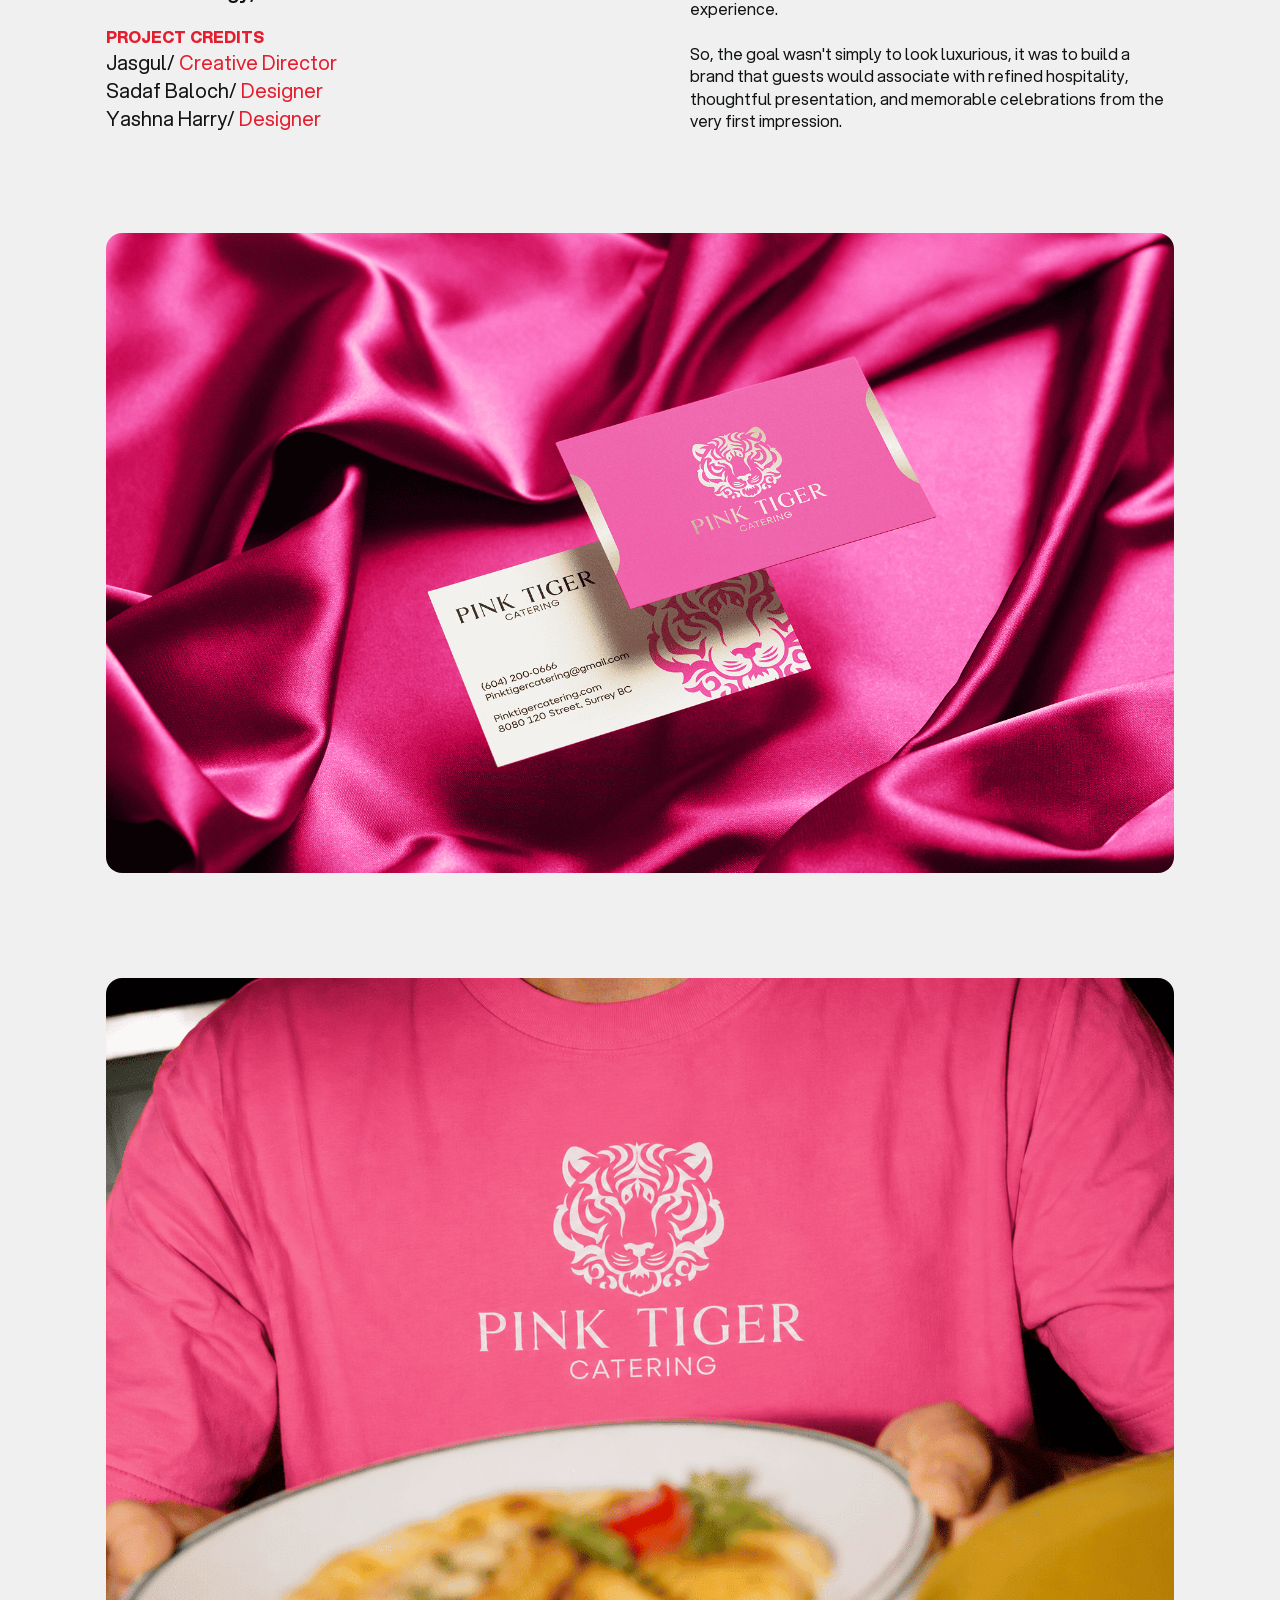
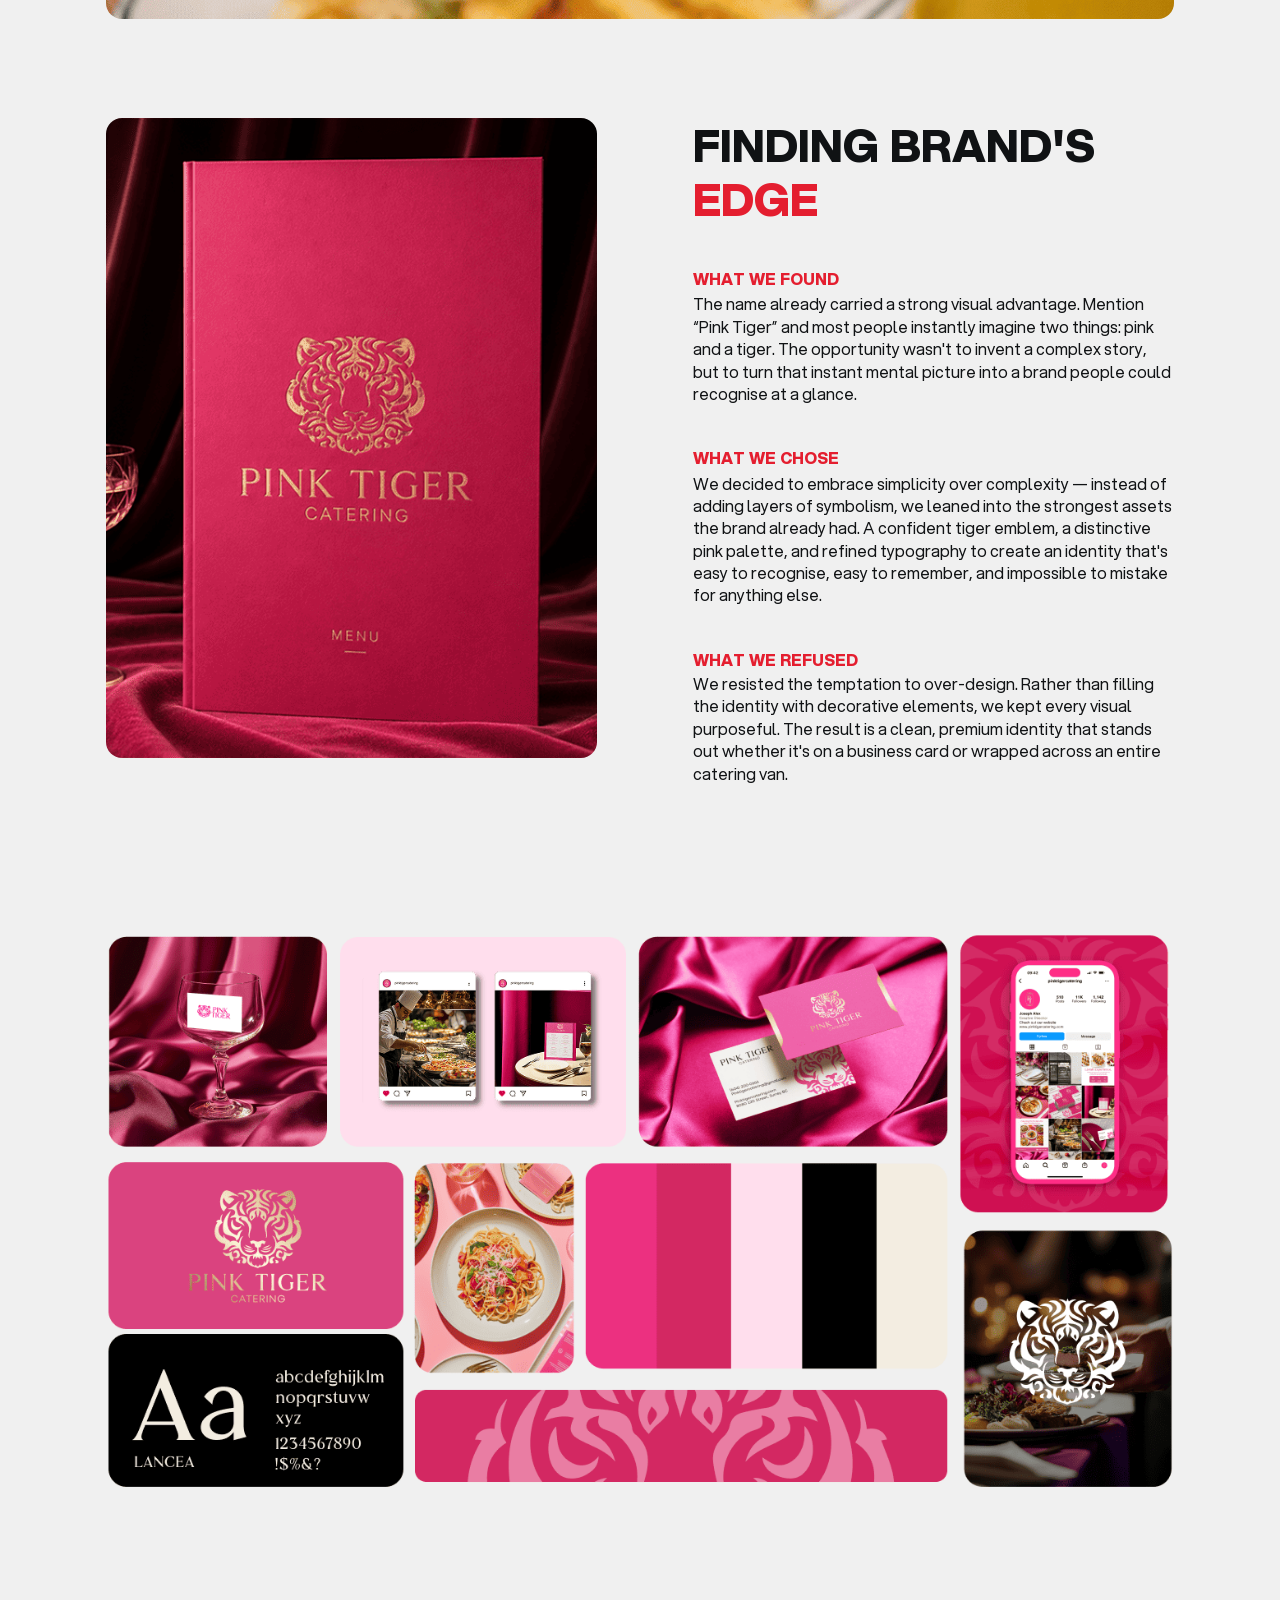
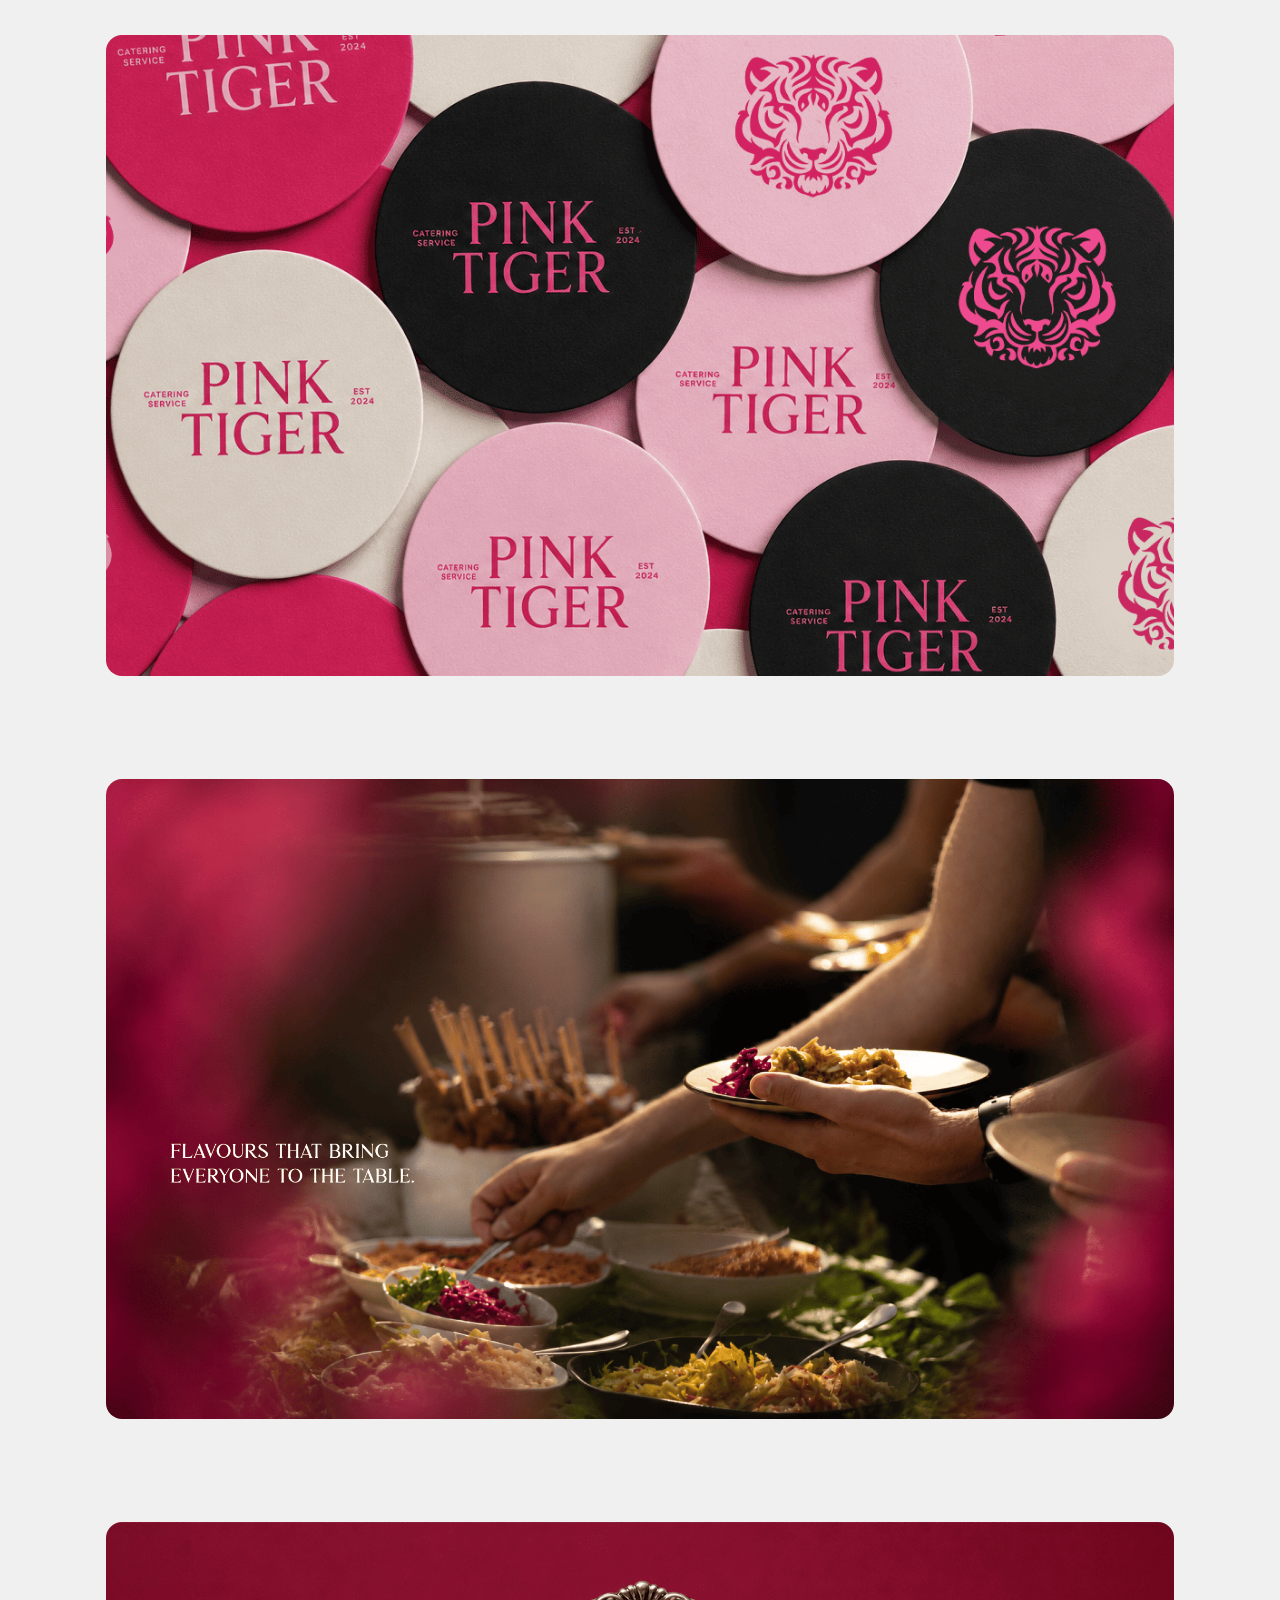
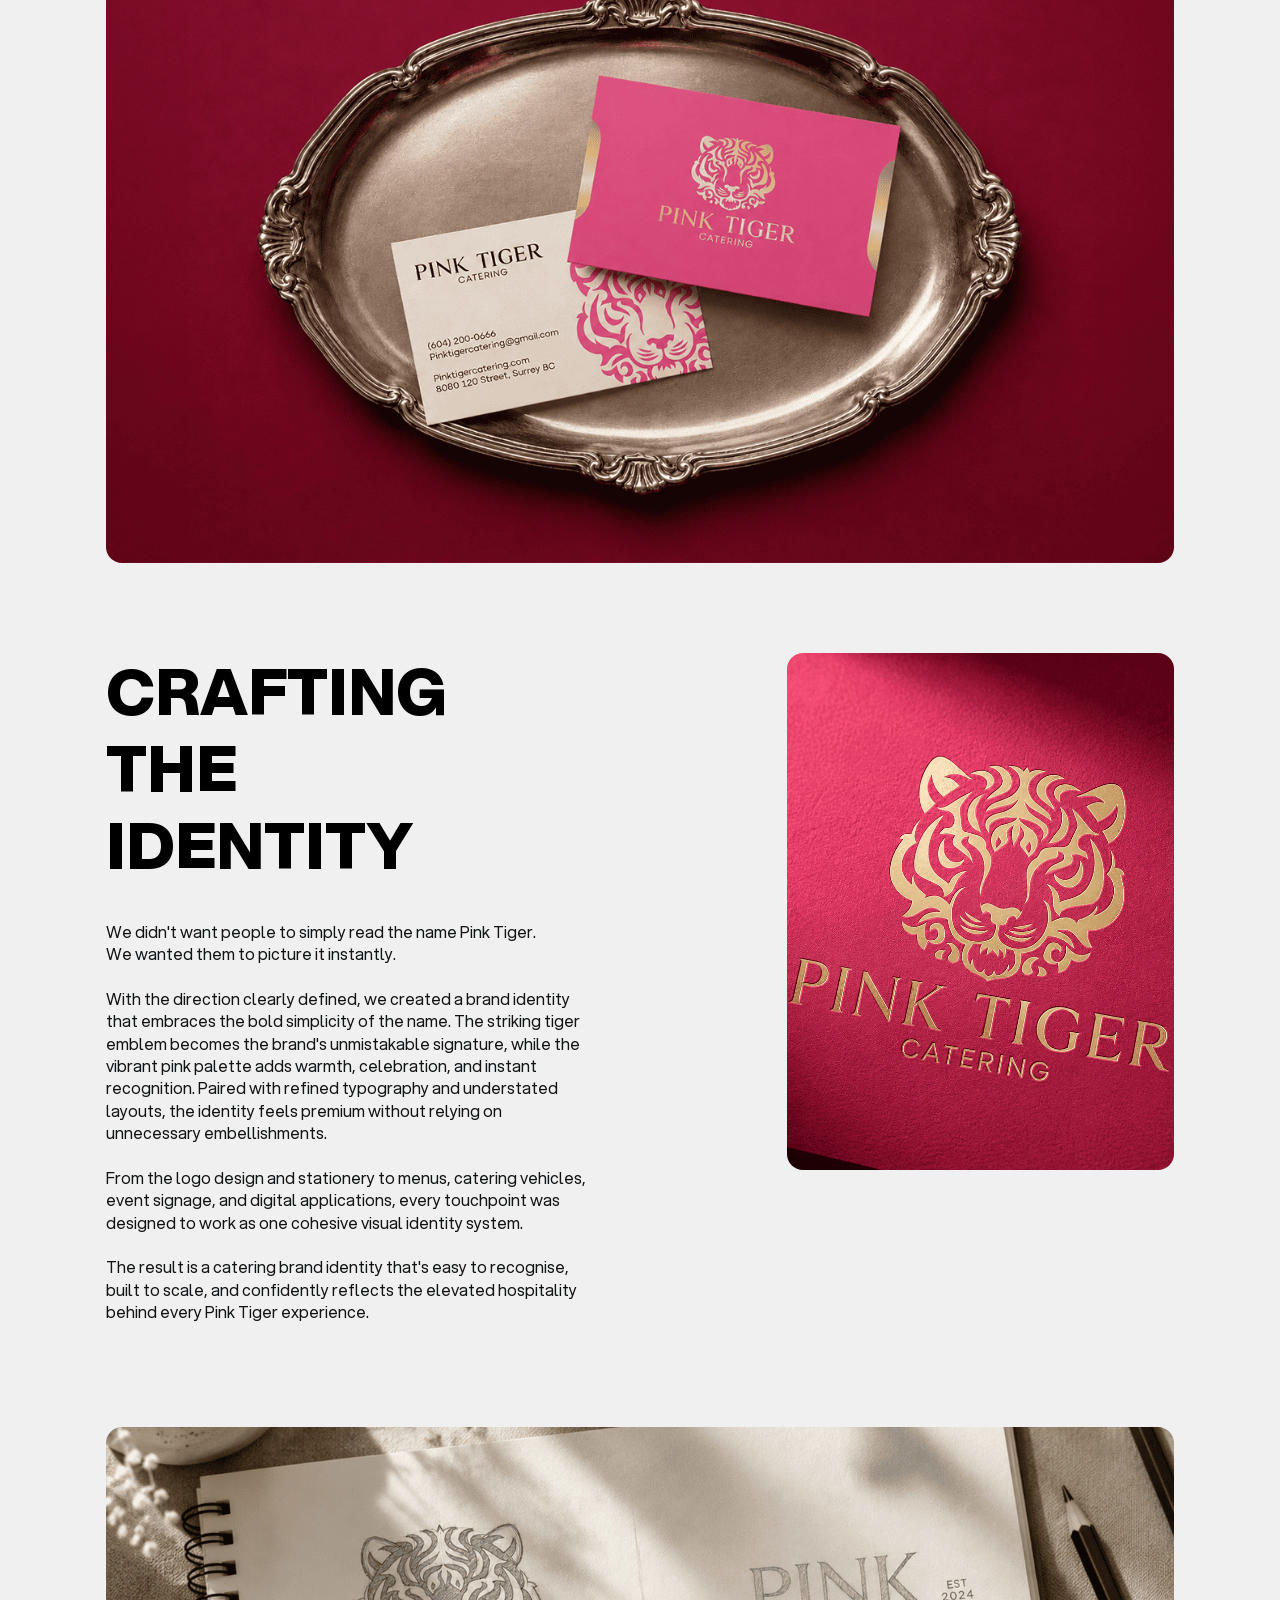
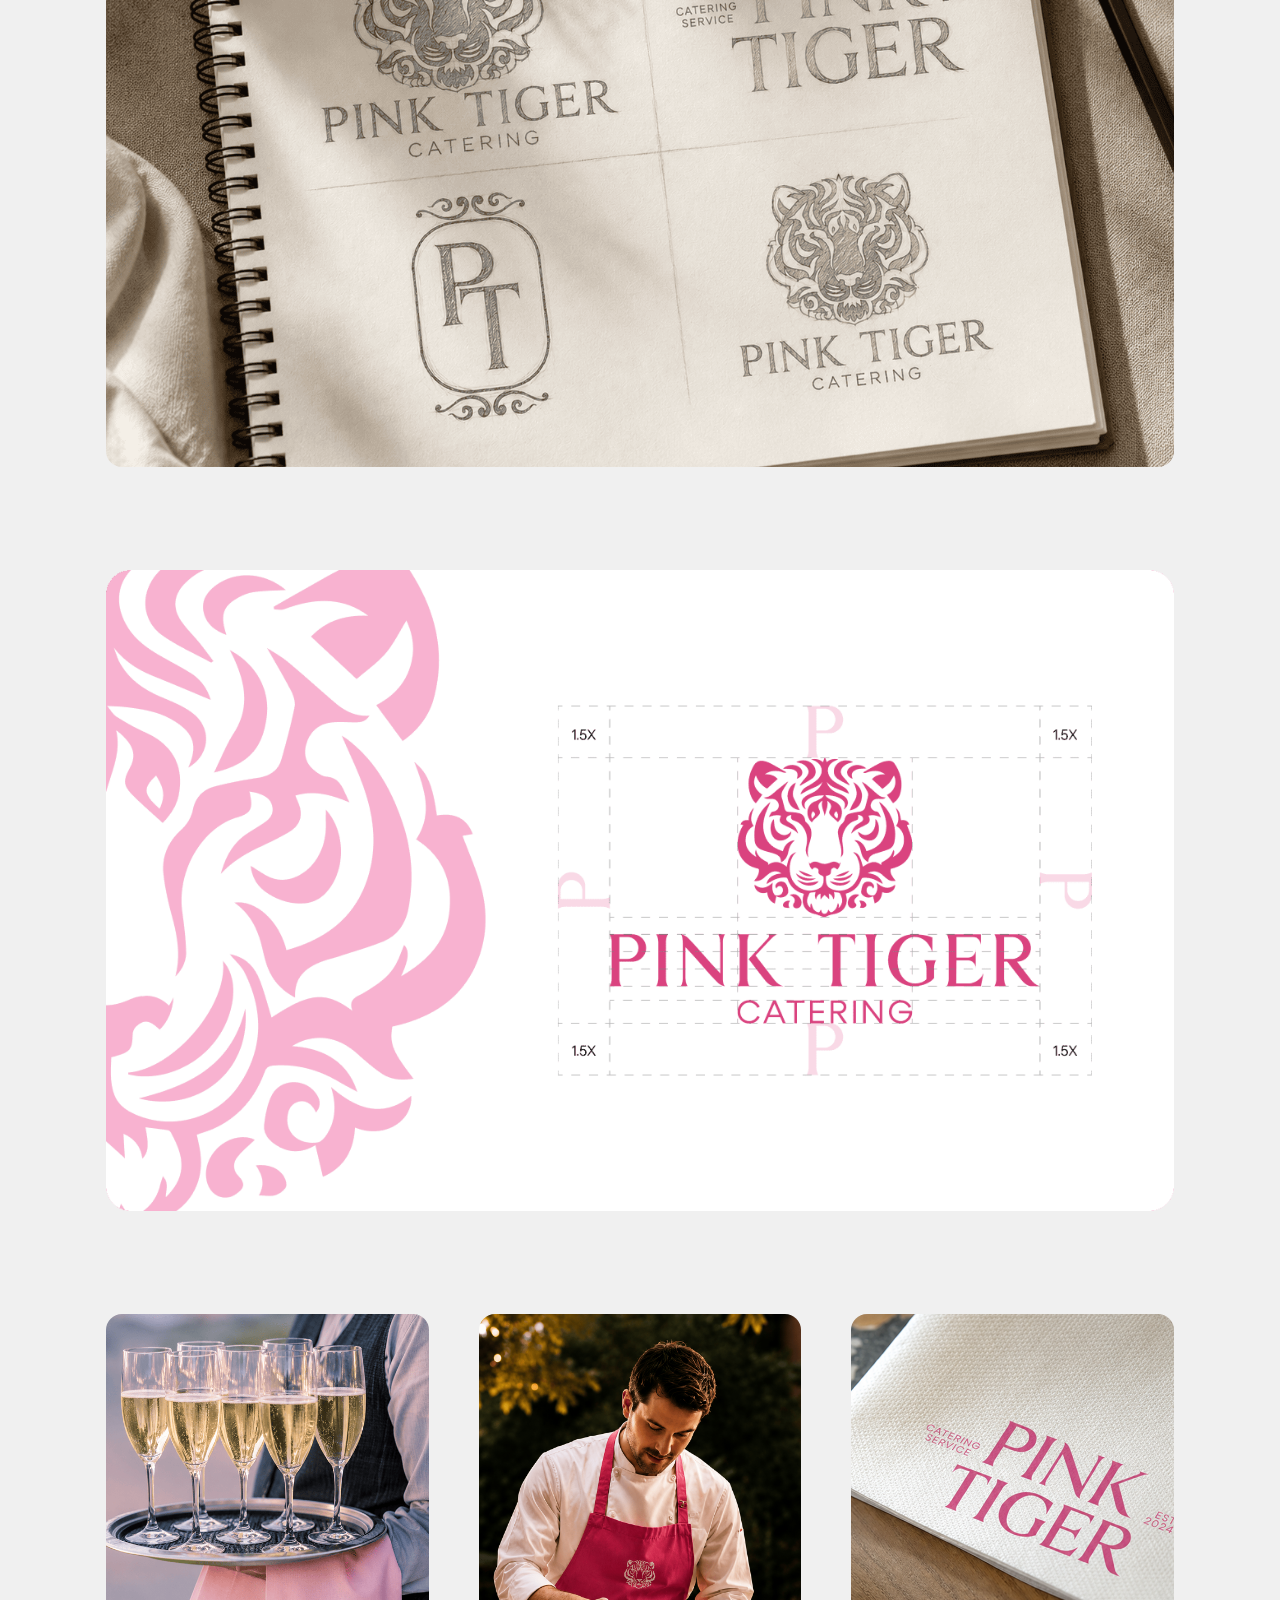
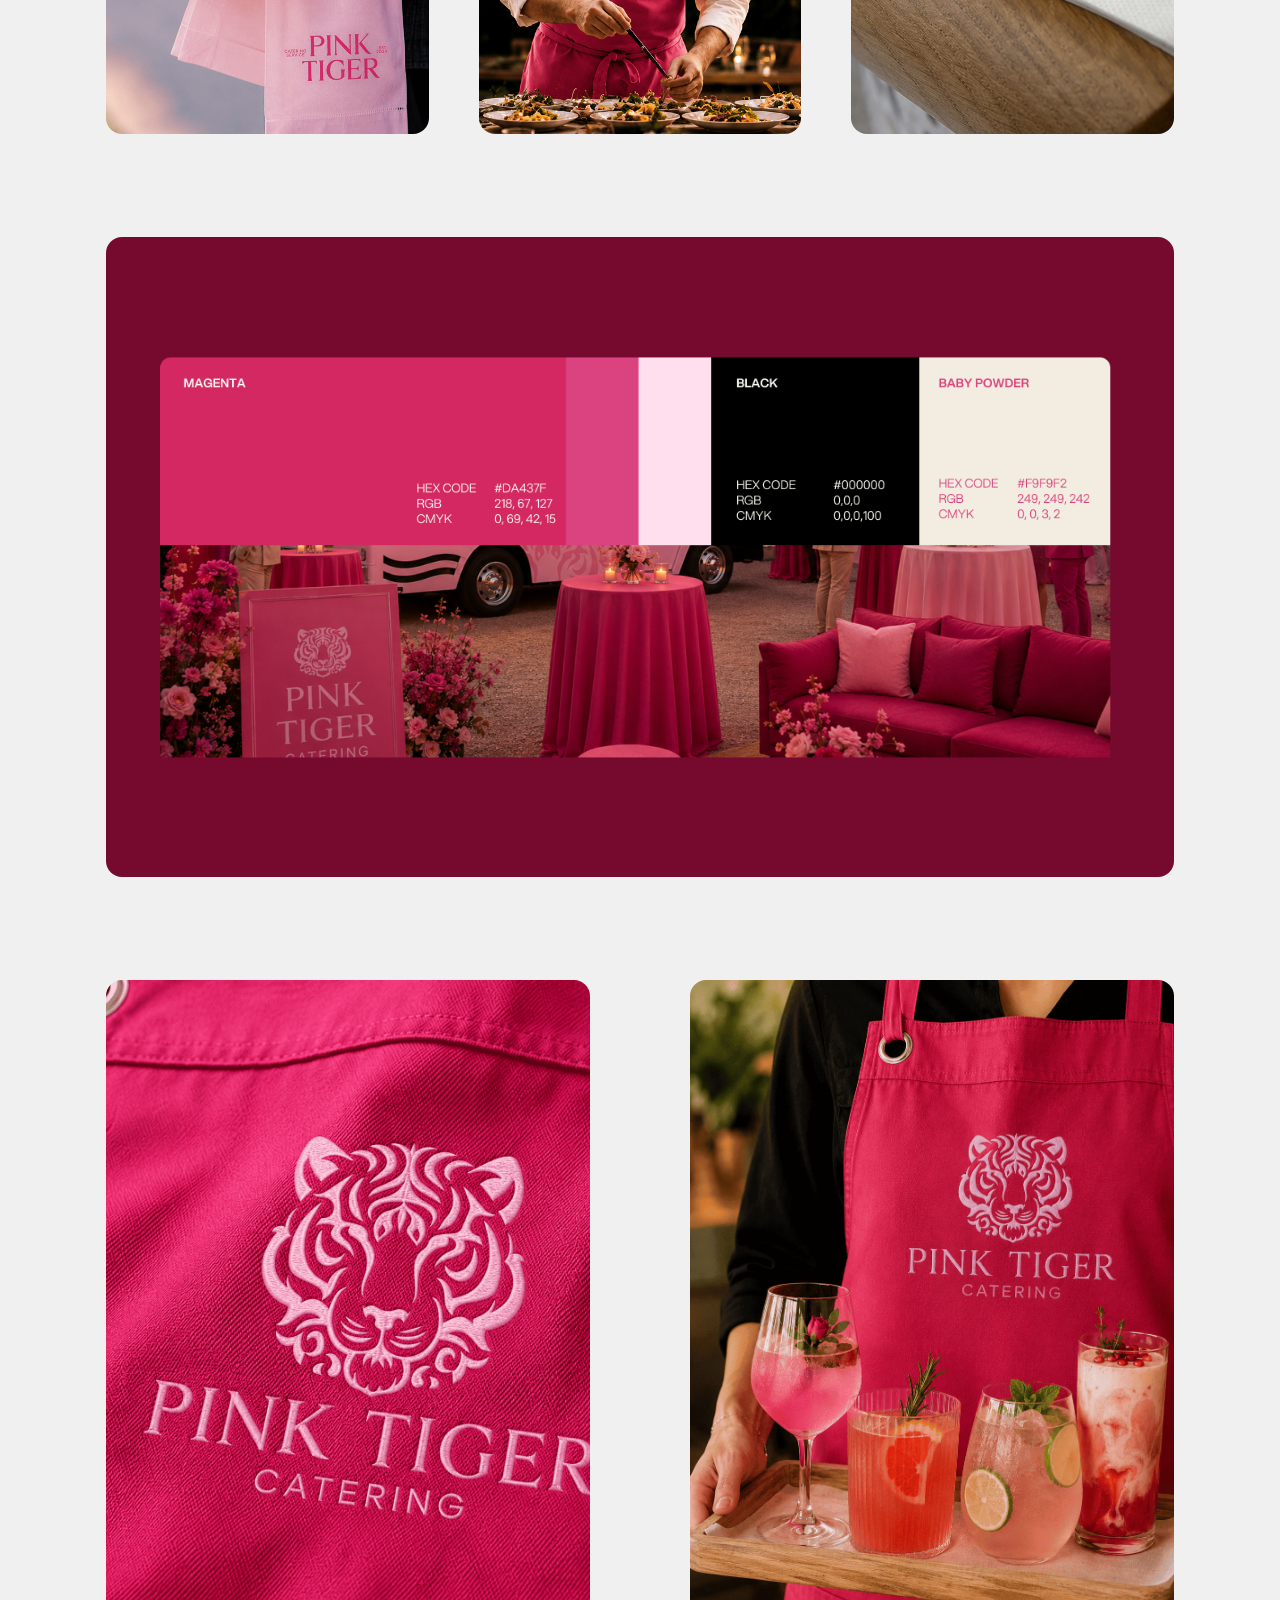
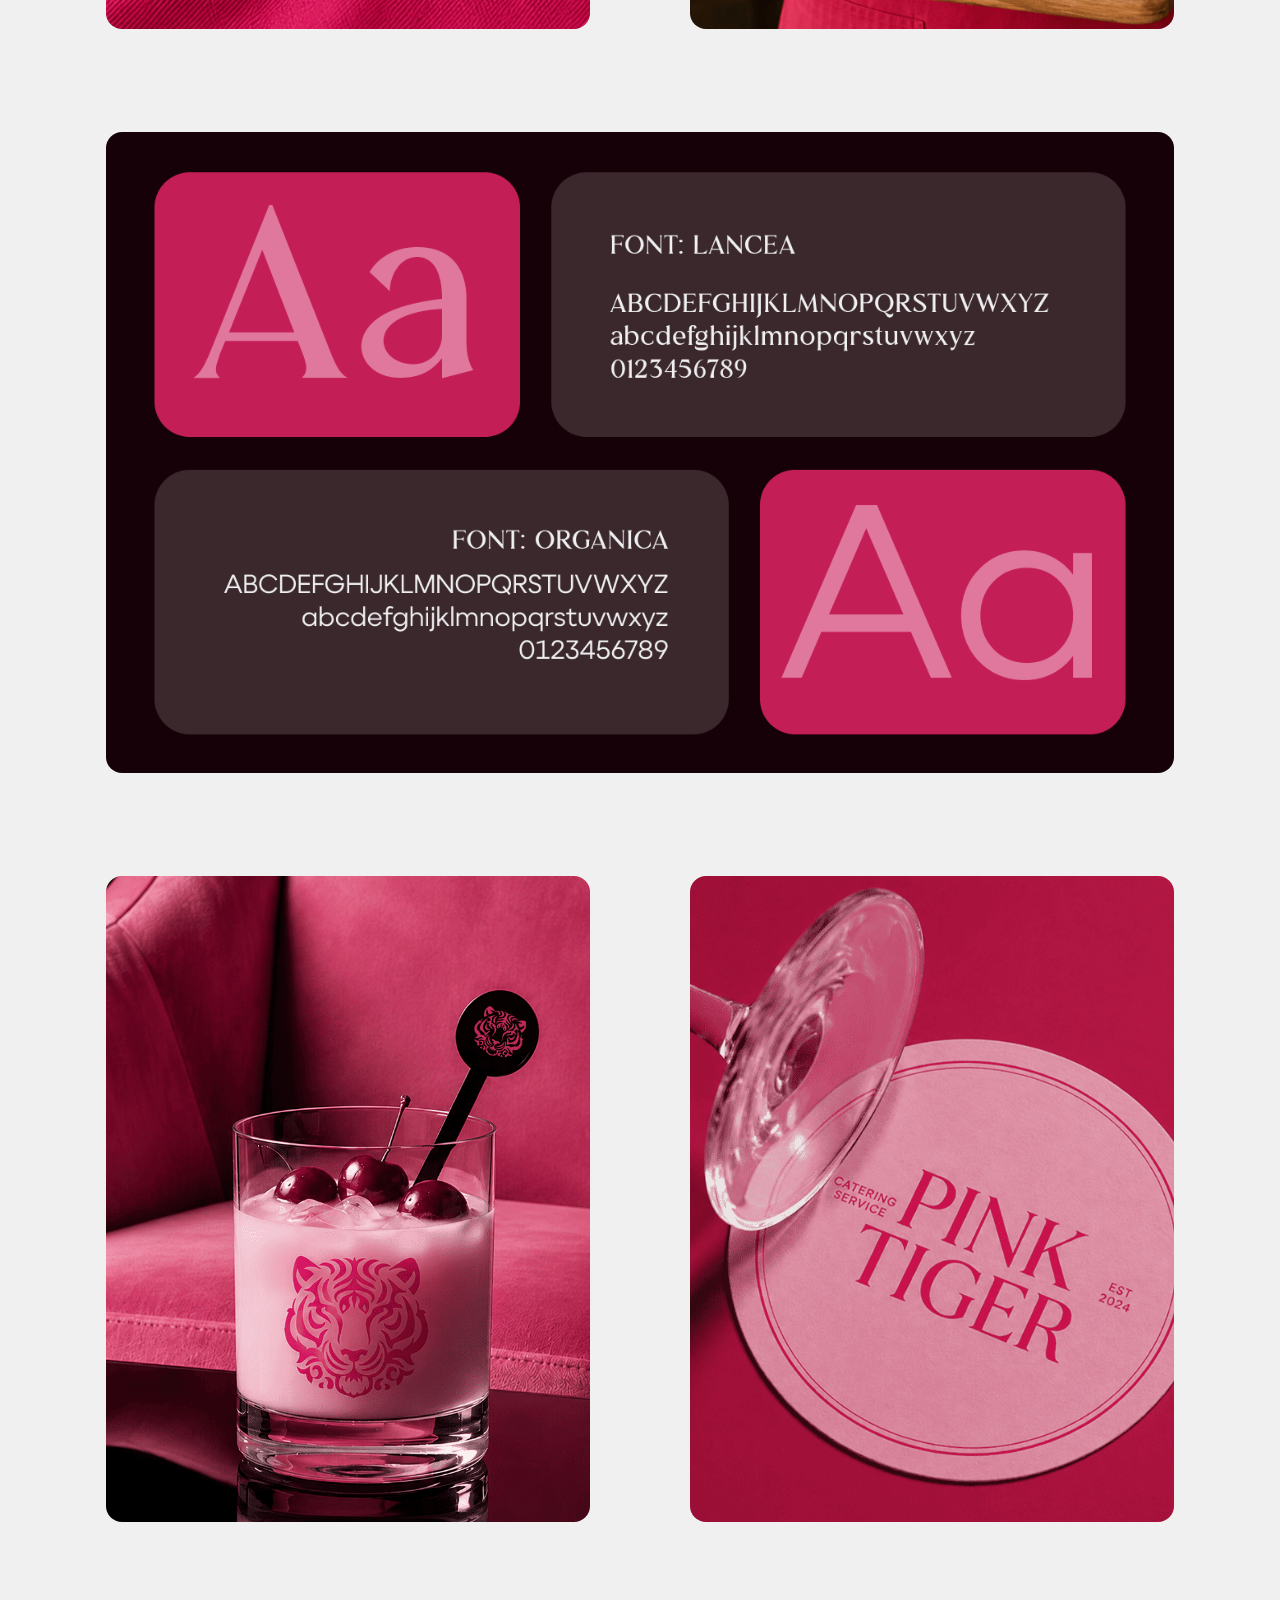
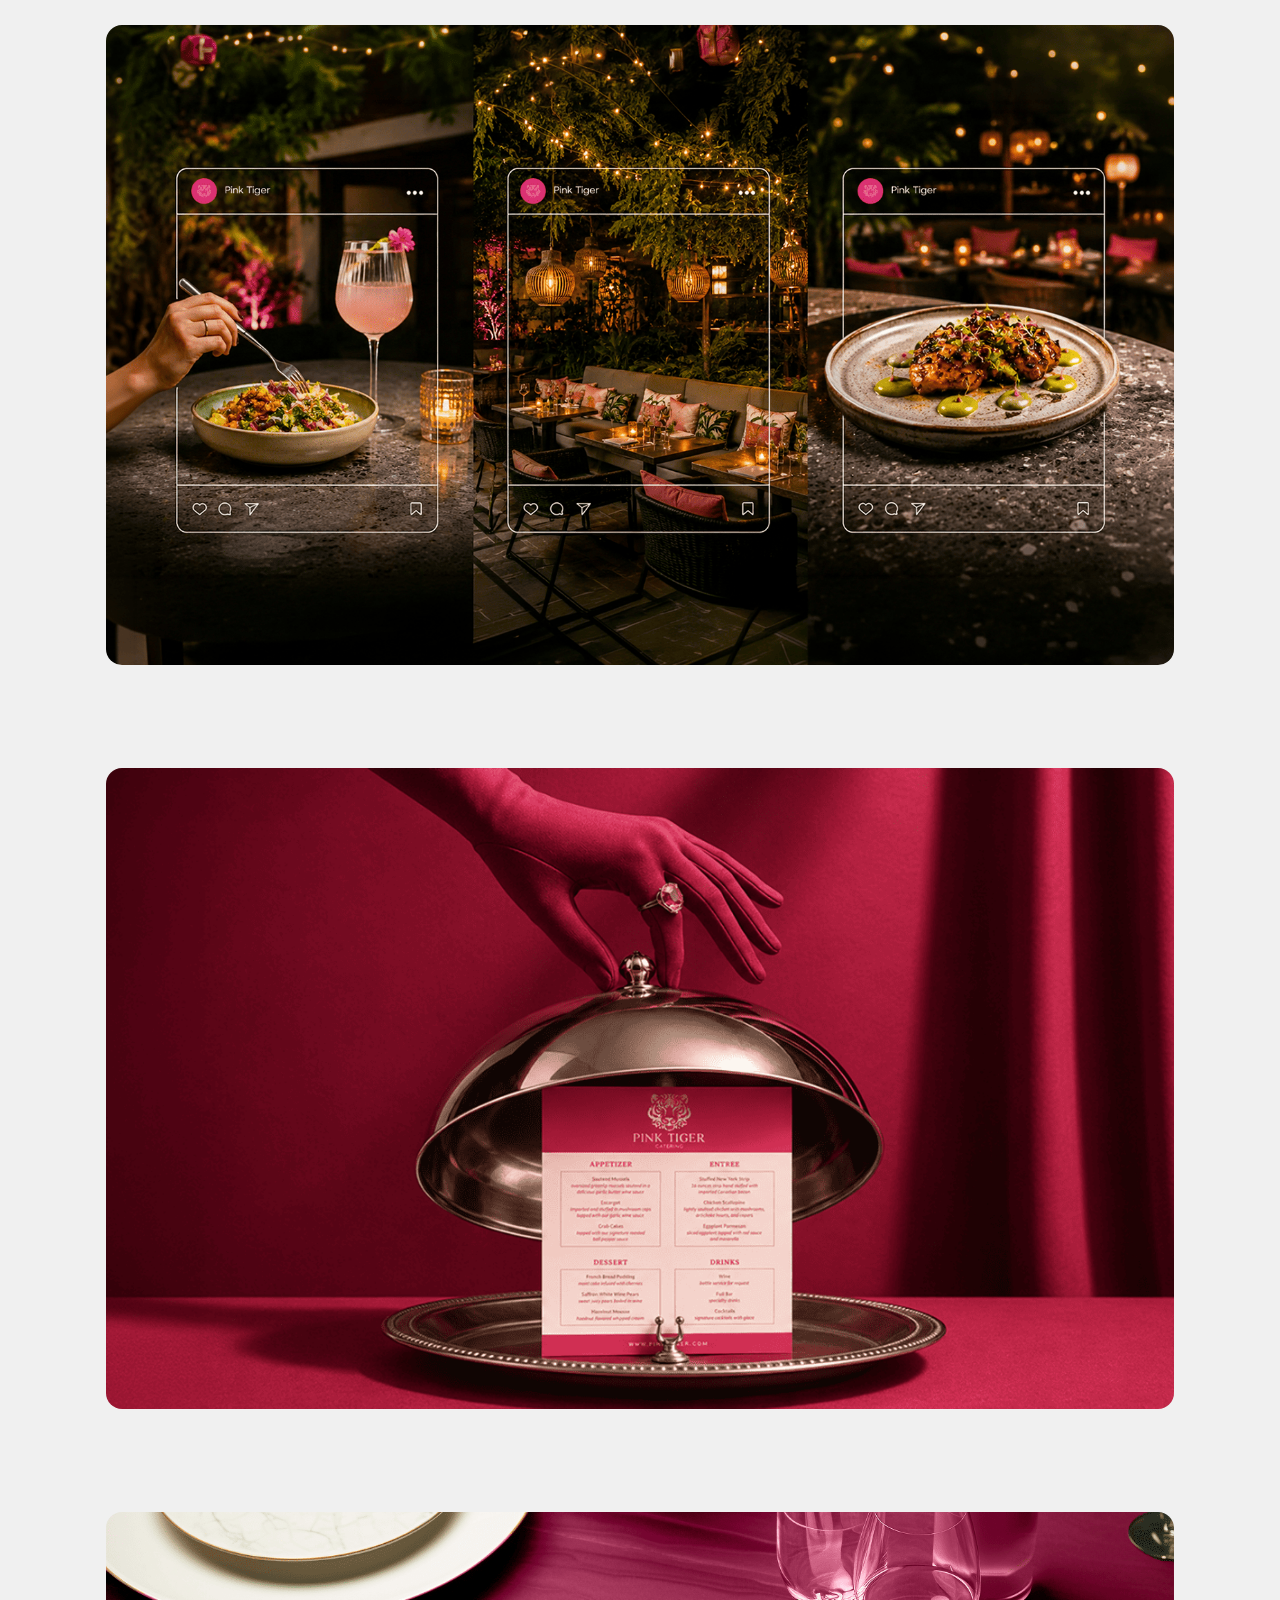
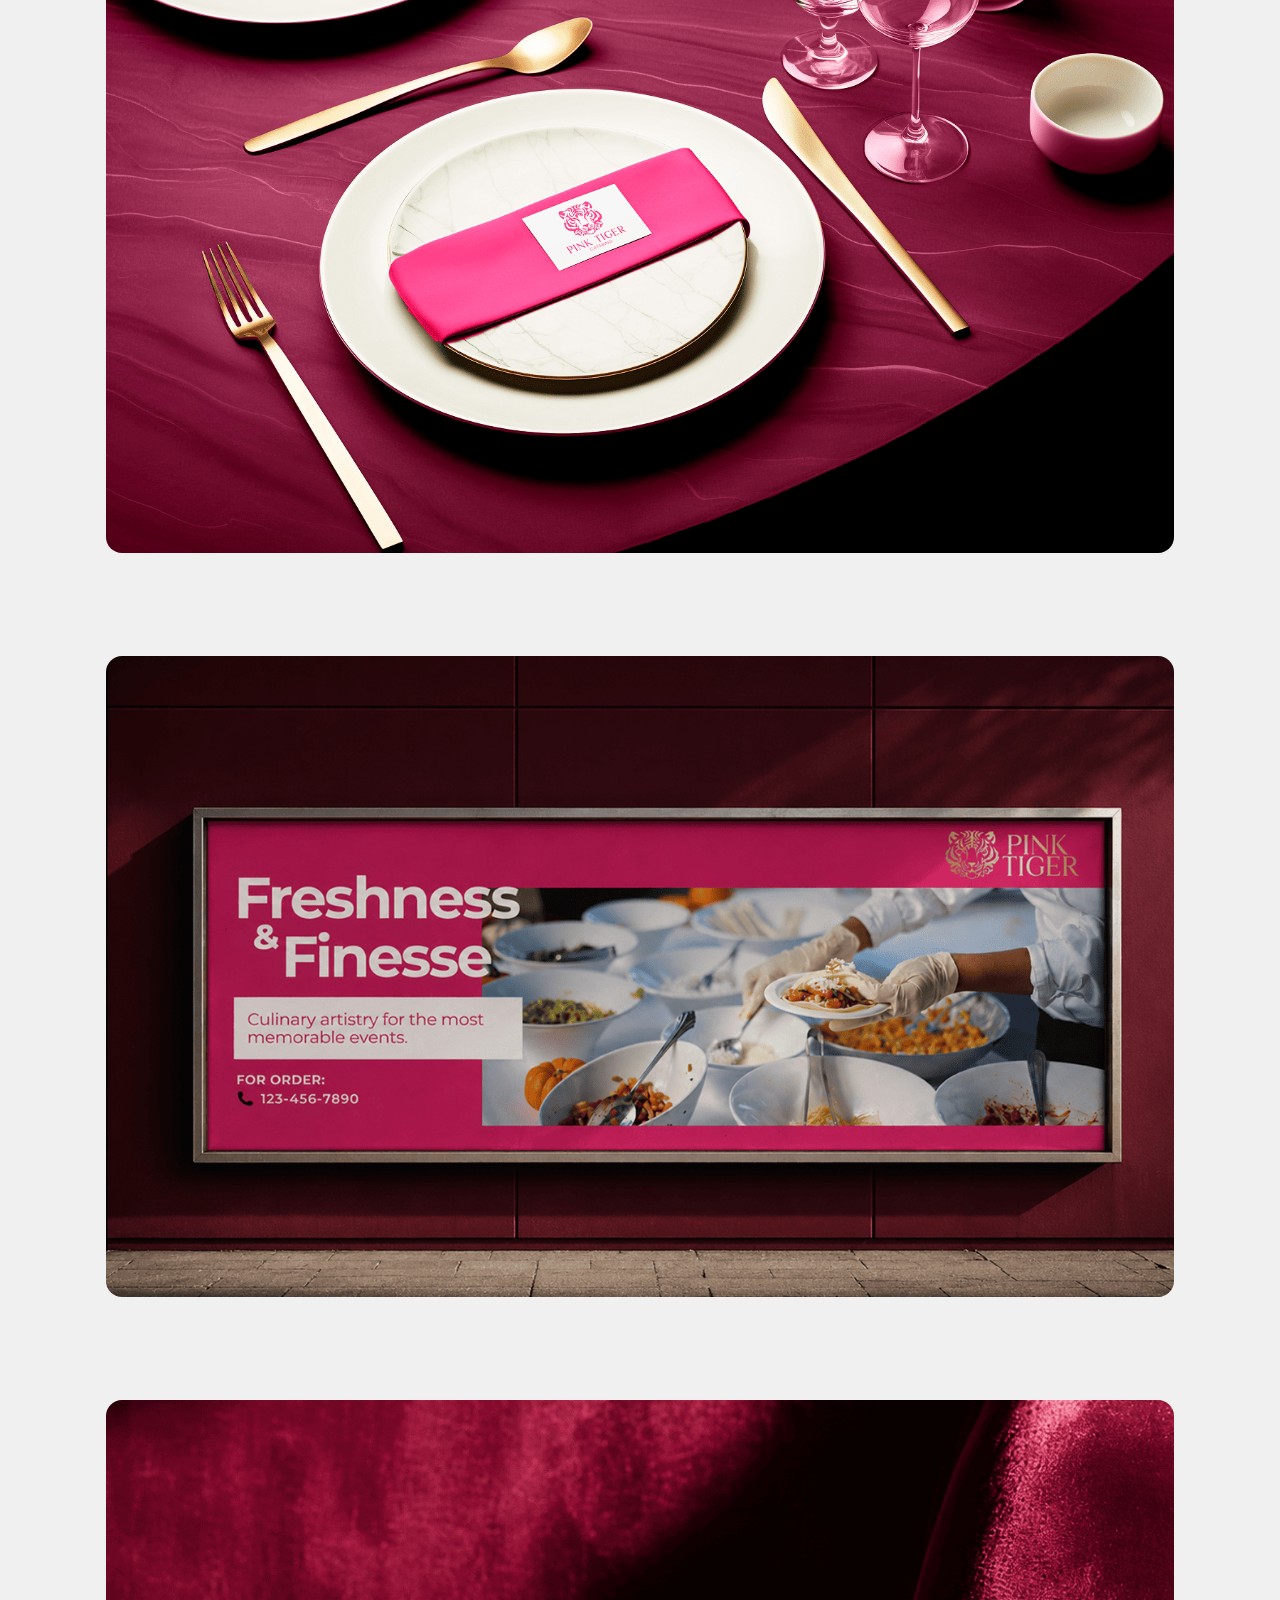
<file: work/pink-tiger/index.html>
<!DOCTYPE html>
<html lang="en" class="antialiased">
<head>
  <meta charset="UTF-8" />
  <!-- Google tag (gtag.js) -->
  <script async src="https://www.googletagmanager.com/gtag/js?id=G-K160Y2YJJE"></script>
  <script>
    window.dataLayer = window.dataLayer || [];
    function gtag(){dataLayer.push(arguments);}
    gtag('js', new Date());
    gtag('config', 'G-K160Y2YJJE');
  </script>
  <meta name="viewport" content="width=device-width, initial-scale=1.0" />
  <title>Pink Tiger Catering Brand Identity | Chapter Red Designs</title>
  <meta name="description" content="Discover how Chapter Red created a premium brand identity for Pink Tiger, the luxury catering venture by Paratha2Pasta serving weddings, corporate events, and private celebrations across Vancouver." />

  <!-- Open Graph -->
  <meta property="og:type" content="article" />
  <meta property="og:title" content="Pink Tiger Catering Brand Identity Case Study | Chapter Red" />
  <meta property="og:description" content="Discover how Chapter Red created a bold, premium catering brand identity for Pink Tiger through strategy, visual identity, and a distinctive tiger emblem." />

  <!-- Twitter Card -->
  <meta name="twitter:card" content="summary_large_image" />
  <meta name="twitter:title" content="Catering Brand Identity Case Study – Pink Tiger" />
  <meta name="twitter:description" content="A strategy-first premium catering branding project by Chapter Red featuring brand identity, tiger emblem, and visual identity system." />
  <link rel="canonical" href="https://chapterred.com/work/pink-tiger/" />
  <link rel="icon" href="../../vector.png" />
  <link rel="stylesheet" href="../../styles.css" />
  <link rel="stylesheet" href="../../work.css" />
  <style>
    /* Bottom spacing: compact on mobile, full on desktop */
    .pk-wrap { padding-bottom: 60px; }
    @media (min-width: 768px) {
      .pk-wrap { padding-bottom: 120px; }
      .pk-about-meta { padding-top: 5rem; }
    }
    @media (min-width: 1100px) {
      .pk-craft { gap: 200px; }
    }

    /* Edge image: portrait on mobile, fixed-height on desktop */
    .pk-edge .pk-photo--edge {
      aspect-ratio: 3 / 4;
      object-fit: cover;
    }
    @media (min-width: 768px) {
      .pk-edge .pk-photo--edge {
        aspect-ratio: auto;
        height: 640px;
      }
    }

    /* Craft section portrait image */
    .pk-craft .pk-photo--craft {
      aspect-ratio: 3 / 4;
      object-fit: cover;
      min-width: 0;
    }

    /* Portrait 2-col row (Glass + Coaster) */
    .pk-row--portrait .pk-photo {
      aspect-ratio: 3 / 4;
      object-fit: cover;
    }

    /* Full-width landscape images:
       4:3 on mobile (better visual weight at narrow widths),
       1300×780 on tablet/desktop */
    /* Mobile & tablet: full-width photos show at their true proportions -
       no aspect-ratio frame, no cover-crop, so nothing is sliced off the edges.
       Desktop: a consistent 5:3 frame (every hero is already exactly this ratio,
       so heroes never crop; other images clip only a few %). */
    @media (min-width: 1024px) {
      .pk-wrap > .pk-photo,
      .pk-gallery > .pk-photo,
      .pk-photo.pk-mt-hero {
        aspect-ratio: 1300 / 780;
        object-fit: cover;
      }
    }
  </style>
</head>
<body>
  <main class="pk">
    <!-- ── Navbar ── -->
    <header class="navbar" id="navbar">
      <div class="navbar-inner">
        <a href="../../index.html" class="navbar-logo"><img src="../../brand/logo.png" alt="Chapter Red" /></a>
        <nav class="navbar-nav">
          <a class="navbar-link" href="../../index.html">HOME</a>
          <a class="navbar-link" href="../../index.html#services">SERVICES</a>
          <a class="navbar-link" href="../index.html">WORK</a>
          <a class="navbar-link navbar-link--disabled" aria-disabled="true" title="Coming soon">ABOUT</a>
          <a class="navbar-link" href="#">INSIGHTS</a>
        </nav>
        <a href="../../book-a-call.html" class="btn-call">
          <svg width="14" height="14" viewBox="0 0 24 24" fill="none" stroke="currentColor" stroke-width="2" stroke-linecap="round" stroke-linejoin="round"><path d="M22 16.92v3a2 2 0 0 1-2.18 2 19.79 19.79 0 0 1-8.63-3.07 19.5 19.5 0 0 1-6-6 19.79 19.79 0 0 1-3.07-8.67A2 2 0 0 1 4.11 2h3a2 2 0 0 1 2 1.72c.127.96.361 1.903.7 2.81a2 2 0 0 1-.45 2.11L8.09 9.91a16 16 0 0 0 6 6l1.27-1.27a2 2 0 0 1 2.11-.45c.907.339 1.85.573 2.81.7A2 2 0 0 1 22 16.92z"/></svg>
          BOOK A CALL
        </a>
      <button class="hamburger" id="hamburger" aria-label="Open menu">
        <span></span><span></span><span></span>
      </button>
      </div>
    </header>
        <div class="mobile-nav" id="mobile-nav">
          <div class="mobile-nav-header">
            <a class="navbar-logo mobile-nav-logo" href="../../index.html"><img src="../../brand/logo.png" alt="Chapter Red" /></a>
            <button class="mobile-nav-close" id="mobile-nav-close" aria-label="Close menu">
              <svg width="20" height="20" viewBox="0 0 24 24" fill="none" stroke="currentColor" stroke-width="2.5" stroke-linecap="round"><line x1="18" y1="6" x2="6" y2="18"/><line x1="6" y1="6" x2="18" y2="18"/></svg>
            </button>
          </div>
          <nav class="mobile-nav-links" id="mobile-nav-links"></nav>
          <div class="mobile-nav-footer">
            <a class="btn-call-lg" id="mobile-nav-cta" href="../../book-a-call.html">
              <svg width="14" height="14" viewBox="0 0 24 24" fill="none" stroke="currentColor" stroke-width="2" stroke-linecap="round" stroke-linejoin="round"><path d="M22 16.92v3a2 2 0 0 1-2.18 2 19.79 19.79 0 0 1-8.63-3.07 19.5 19.5 0 0 1-6-6 19.79 19.79 0 0 1-3.07-8.67A2 2 0 0 1 4.11 2h3a2 2 0 0 1 2 1.72c.127.96.361 1.903.7 2.81a2 2 0 0 1-.45 2.11L8.09 9.91a16 16 0 0 0 6 6l1.27-1.27a2 2 0 0 1 2.11-.45c.907.339 1.85.573 2.81.7A2 2 0 0 1 22 16.92z"/></svg>
              BOOK A CALL
            </a>
          </div>
        </div>

    <div class="pk-wrap">
      <!-- Back to Projects -->
      <a href="../index.html" class="pk-back">
        <span class="pk-back-icon">
          <svg width="20" height="20" viewBox="0 0 24 24" fill="none" stroke="#101214" stroke-width="2" stroke-linecap="round" stroke-linejoin="round"><line x1="19" y1="12" x2="5" y2="12"/><polyline points="12 19 5 12 12 5"/></svg>
        </span>
        <span class="pk-back-text">Back to Projects</span>
      </a>

      <!-- Title + Hero -->
      <section aria-labelledby="project-title">
        <h1 id="project-title" class="pk-title pk-title--h1 pk-project">Pink Tiger brings restaurant-quality hospitality beyond the restaurant in Vancouver</h1>
        <img class="pk-photo pk-mt-hero" src="drive-download-20260731T075215Z-1-001/Pink-Tiger-Brand-identity-Truck-Mockup.png" alt="Pink Tiger premium catering brand identity" loading="eager" />
      </section>

      <!-- About the Brand -->
      <section class="pk-about" aria-labelledby="about-brand-title">
        <div class="pk-about-title">
          <h2 id="about-brand-title" class="pk-title pk-title--h2">ABOUT THE <br />BRAND</h2>
        </div>
        <div class="pk-about-body">
          <p class="pk-p">
            Successful hospitality brands don&apos;t always grow by opening more restaurants. Sometimes, they grow by creating entirely new experiences!
            <br /><br />
            After building a loyal following through Paratha2Pasta, a popular Indian restaurant in Surrey, British Columbia, the team expanded into premium catering services for weddings, corporate events, and private celebrations across Surrey, Vancouver, and the Lower Mainland.
            <br /><br />
            Rather than operating as &ldquo;Paratha2Pasta Catering,&rdquo; they chose to build a standalone brand with its own identity. While the food already carried the trust and reputation, the catering business needed a distinct visual identity that reflected a more elevated experience.
            <br /><br />
            So, the goal wasn&apos;t simply to look luxurious, it was to build a brand that guests would associate with refined hospitality, thoughtful presentation, and memorable celebrations from the very first impression.
          </p>
        </div>
        <div class="pk-about-meta">
          <dl class="pk-dl">
            <div>
              <dt class="pk-dt">INDUSTRY</dt>
              <dd class="pk-dd">Food &amp; Hospitality</dd>
            </div>
            <div>
              <dt class="pk-dt">SERVICES</dt>
              <dd class="pk-dd">Brand Strategy, Brand Visuals</dd>
            </div>
            <div>
              <dt class="pk-dt">PROJECT CREDITS</dt>
              <dd class="pk-dd pk-dd--credits">
                <span class="pk-dark">Jasgul/ </span><span class="pk-red">Creative Director<br /></span>
                <span class="pk-dark">Sadaf Baloch/ </span><span class="pk-red">Designer<br /></span>
                <span class="pk-dark">Yashna Harry/ </span><span class="pk-red">Designer</span>
              </dd>
            </div>
          </dl>
        </div>
      </section>

      <!-- Full-width after About -->
      <img class="pk-photo pk-mt-90" src="drive-download-20260731T075215Z-1-001/Pink-Tiger-Brand-identity-Visiting-card-Mockup.png" alt="Luxury catering branding for Vancouver" loading="lazy" />
      <img class="pk-photo pk-mt-105" src="drive-download-20260731T075215Z-1-001/Pink-Tiger-Brand-identity-Merch-design.png" alt="Catering truck branding and visual identity" loading="lazy" />

      <!-- Finding Brand's Edge -->
      <section class="pk-edge" aria-labelledby="finding-edge-title">
        <img class="pk-photo pk-photo--edge" src="drive-download-20260731T075215Z-1-001/Pink-Tiger-Brand-identity-Menu-Mockup copy.png" alt="Pink Tiger menu and stationery branding" loading="lazy" />
        <div class="pk-edge-body">
          <h2 id="finding-edge-title" class="pk-title pk-title--h3">
            <span class="pk-dark">FINDING BRAND&apos;S </span><span class="pk-red">EDGE</span>
          </h2>
          <div class="pk-edge-block">
            <h3 class="pk-sub pk-red">WHAT WE FOUND</h3>
            <p class="pk-p">
              The name already carried a strong visual advantage. Mention &ldquo;Pink Tiger&rdquo; and most people instantly imagine two things: pink and a tiger. The opportunity wasn&apos;t to invent a complex story, but to turn that instant mental picture into a brand people could recognise at a glance.
            </p>
          </div>
          <div class="pk-edge-block">
            <h3 class="pk-sub pk-red">WHAT WE CHOSE</h3>
            <p class="pk-p">
              We decided to embrace simplicity over complexity &mdash; instead of adding layers of symbolism, we leaned into the strongest assets the brand already had. A confident tiger emblem, a distinctive pink palette, and refined typography to create an identity that&apos;s easy to recognise, easy to remember, and impossible to mistake for anything else.
            </p>
          </div>
          <div class="pk-edge-block pk-edge-block--tight">
            <h3 class="pk-sub pk-red">WHAT WE REFUSED</h3>
            <p class="pk-p">
              We resisted the temptation to over-design. Rather than filling the identity with decorative elements, we kept every visual purposeful. The result is a clean, premium identity that stands out whether it&apos;s on a business card or wrapped across an entire catering van.
            </p>
          </div>
        </div>
      </section>

      <!-- Post-edge images -->
      <img class="pk-photo pk-mt-106" src="drive-download-20260731T075215Z-1-001/Pink-Tiger-Brand-identity-Collage.png" alt="Hospitality brand identity by Chapter Red" loading="lazy" />
      <img class="pk-photo pk-mt-103" src="drive-download-20260731T075215Z-1-001/Pink-Tiger-Brand-identity-Coasters-Mockup.png" alt="Pink Tiger branded coasters mockup" loading="lazy" />
      <img class="pk-photo pk-mt-103" src="drive-download-20260731T075215Z-1-001/Pink-Tiger-Brand-identity-Food.png" alt="Food and hospitality visual identity" loading="lazy" />
      <img class="pk-photo pk-mt-103" src="drive-download-20260731T075215Z-1-001/Pink-Tiger-Brand-identity-Visiting-Card-Mockup(1).png" alt="Pink Tiger visiting cards on silver tray" loading="lazy" />

      <!-- Crafting the Identity -->
      <section class="pk-craft" aria-labelledby="crafting-identity-title">
        <div class="pk-craft-body">
          <h2 id="crafting-identity-title" class="pk-title pk-title--h1">CRAFTING THE <br />IDENTITY</h2>
          <p class="pk-p">
            We didn&apos;t want people to simply read the name Pink Tiger.
            <br />We wanted them to picture it instantly.
            <br /><br />
            With the direction clearly defined, we created a brand identity that embraces the bold simplicity of the name. The striking tiger emblem becomes the brand&apos;s unmistakable signature, while the vibrant pink palette adds warmth, celebration, and instant recognition. Paired with refined typography and understated layouts, the identity feels premium without relying on unnecessary embellishments.
            <br /><br />
            From the logo design and stationery to menus, catering vehicles, event signage, and digital applications, every touchpoint was designed to work as one cohesive visual identity system.
            <br /><br />
            The result is a catering brand identity that&apos;s easy to recognise, built to scale, and confidently reflects the elevated hospitality behind every Pink Tiger experience.
          </p>
        </div>
        <img class="pk-photo pk-photo--craft" src="drive-download-20260731T075215Z-1-001/Pink-Tiger-Brand-identity-Logo-Mockup.png" alt="Pink Tiger branded coaster with wine glass, close-up" loading="lazy" />
      </section>

      <!-- Identity system bridge images -->
      <img class="pk-photo pk-mt-103" src="drive-download-20260731T075215Z-1-001/Pink-Tiger-Brand-identity-Logo-exploration.png" alt="Premium catering logo and packaging design" loading="lazy" />
      <img class="pk-photo pk-mt-103" src="drive-download-20260731T075215Z-1-001/Pink-Tiger-Brand-identity-Logo.png" alt="Pink Tiger brand colour palette" loading="lazy" />
      <div class="pk-row pk-mt-103 pk-row--3">
        <img class="pk-photo" src="drive-download-20260731T075215Z-1-001/Pink-Tiger-Brand-identity-Mockup.png" alt="Luxury event catering brand design" loading="lazy" />
        <img class="pk-photo" src="drive-download-20260731T075215Z-1-001/Pink-Tiger-Brand-identity-Chef.png" alt="Pink Tiger catering chef plating food" loading="lazy" />
        <img class="pk-photo" src="drive-download-20260731T075215Z-1-001/Pink-Tiger-Brand-identity-Napkin-Mockup.png" alt="Pink Tiger embroidered logo close-up on white linen" loading="lazy" />
      </div>
      <img class="pk-photo pk-mt-103" src="drive-download-20260731T075215Z-1-001/Pink-Tiger-Brand-identity-Colour-Pallet.png" alt="Pink Tiger brand colour palette — magenta, black, baby powder" loading="lazy" />
      <div class="pk-row pk-mt-103 pk-row--2">
        <img class="pk-photo" src="drive-download-20260731T075215Z-1-001/Pink-Tiger-Brand-identity-logocloseup-Mockup.png" alt="Pink Tiger embroidered logo close-up on pink apron" loading="lazy" />
        <img class="pk-photo" src="drive-download-20260731T075215Z-1-001/Pink-Tiger-Brand-identity-Apron-Mockup.png" alt="Pink Tiger branded apron — person holding cocktails tray" loading="lazy" />
      </div>
      <img class="pk-photo pk-mt-103" src="drive-download-20260731T075215Z-1-001/Pink-Tiger-Brand-identity-Typo.png" alt="Pink Tiger brand typography — Lancea and Organica fonts" loading="lazy" />
      <div class="pk-row pk-mt-103 pk-row--2 pk-row--portrait">
        <img class="pk-photo" src="drive-download-20260731T075215Z-1-001/Pink-Tiger-Brand-identity-Glass-Mockup.png" alt="Pink Tiger cocktail glass mockup" loading="lazy" />
        <img class="pk-photo" src="drive-download-20260731T075215Z-1-001/Pink-Tiger-Brand-identity-Coaster-Mockup2.png" alt="Pink Tiger coaster with wine glass stem on pink background" loading="lazy" />
      </div>
      <img class="pk-photo pk-mt-103" src="drive-download-20260731T075215Z-1-001/Pink-Tiger-Brand-identity-Social-Media.png" alt="Vancouver catering business branding" loading="lazy" />
      <img class="pk-photo pk-mt-103" src="drive-download-20260731T075215Z-1-001/Pink-Tiger-Brand-identity-Menu-Mockup.png" alt="Pink Tiger visiting cards on silver cloche tray" loading="lazy" />
      <img class="pk-photo pk-mt-103" src="drive-download-20260731T075215Z-1-001/Pink-Tiger-Brand-identity-Plate-Mockup.png" alt="Pink Tiger place setting with pink napkin and gold cutlery" loading="lazy" />
      <img class="pk-photo pk-mt-103" src="drive-download-20260731T075215Z-1-001/Pink-Tiger-Brand-identity-Billboard-Mockup.png" alt="Catering vehicle branding design" loading="lazy" />
      <img class="pk-photo pk-mt-103" src="drive-download-20260731T075215Z-1-001/Pink-Tiger-Brand-identity-Logo-Mockup(1).png" alt="Pink Tiger visiting card on velvet chair" loading="lazy" />

    </div>
  </main>

  <section class="pk-cta">
    <div class="pk-wrap">
      <h2 class="pk-cta-heading">Looking to build a <span>restaurant brand</span> that people remember?</h2>
      <div class="pk-cta-right">
        <p class="pk-cta-body">At Chapter Red, we help restaurants, cafés, and hospitality businesses build memorable brands through strategy-led branding, visual identity design, and packaging that people connect with.</p>
        <a href="../../book-a-call.html" class="btn-call-lg">BOOK A CALL</a>
      </div>
    </div>
  </section>

          <footer class="footer">
          <div class="footer-quote-wrap">
            <p class="footer-quote-text">May your <span class="footer-quote-dot">next chapter</span> be your strongest one yet<span class="footer-quote-dot">.</span></p>
            <div class="footer-right-group">
              <div class="footer-socials">
                <a href="https://www.behance.net/chapterreddesigns" target="_blank" rel="noopener" aria-label="Behance">
                  <img src="../../brand/behance.png" alt="Behance" width="16" height="16" style="display:block;object-fit:contain" />
                </a>
                <a href="https://www.instagram.com/chapterreddesigns/" target="_blank" rel="noopener" aria-label="Instagram">
                  <svg viewBox="0 0 24 24" fill="none" stroke="currentColor" stroke-width="2" stroke-linecap="round" stroke-linejoin="round" width="15" height="15"><rect x="2" y="2" width="20" height="20" rx="5" ry="5"/><path d="M16 11.37A4 4 0 1 1 12.63 8 4 4 0 0 1 16 11.37z"/><line x1="17.5" y1="6.5" x2="17.51" y2="6.5"/></svg>
                </a>
                <a href="https://www.linkedin.com/company/chapterred/" target="_blank" rel="noopener" aria-label="LinkedIn">
                  <img src="../../brand/linnkedin.png" alt="LinkedIn" width="16" height="16" style="display:block;object-fit:contain" />
                </a>
              </div>
              <a class="footer-email-link" href="mailto:jasgul@chapterred.com">jasgul@chapterred.com</a>
            </div>
          </div>
          <div class="footer-logo-section">
            <img src="../../brand/logo-footer.svg" alt="Chapter Red" class="footer-logo-img" />
          </div>
          <div class="footer-bottom">
            <p class="footer-copyright">© 2026 CHAPTER RED DESIGNS. All Rights Reserved.</p>
          </div>
        </footer>
  <script src="../../main.js"></script>
</body>
</html>
</file>
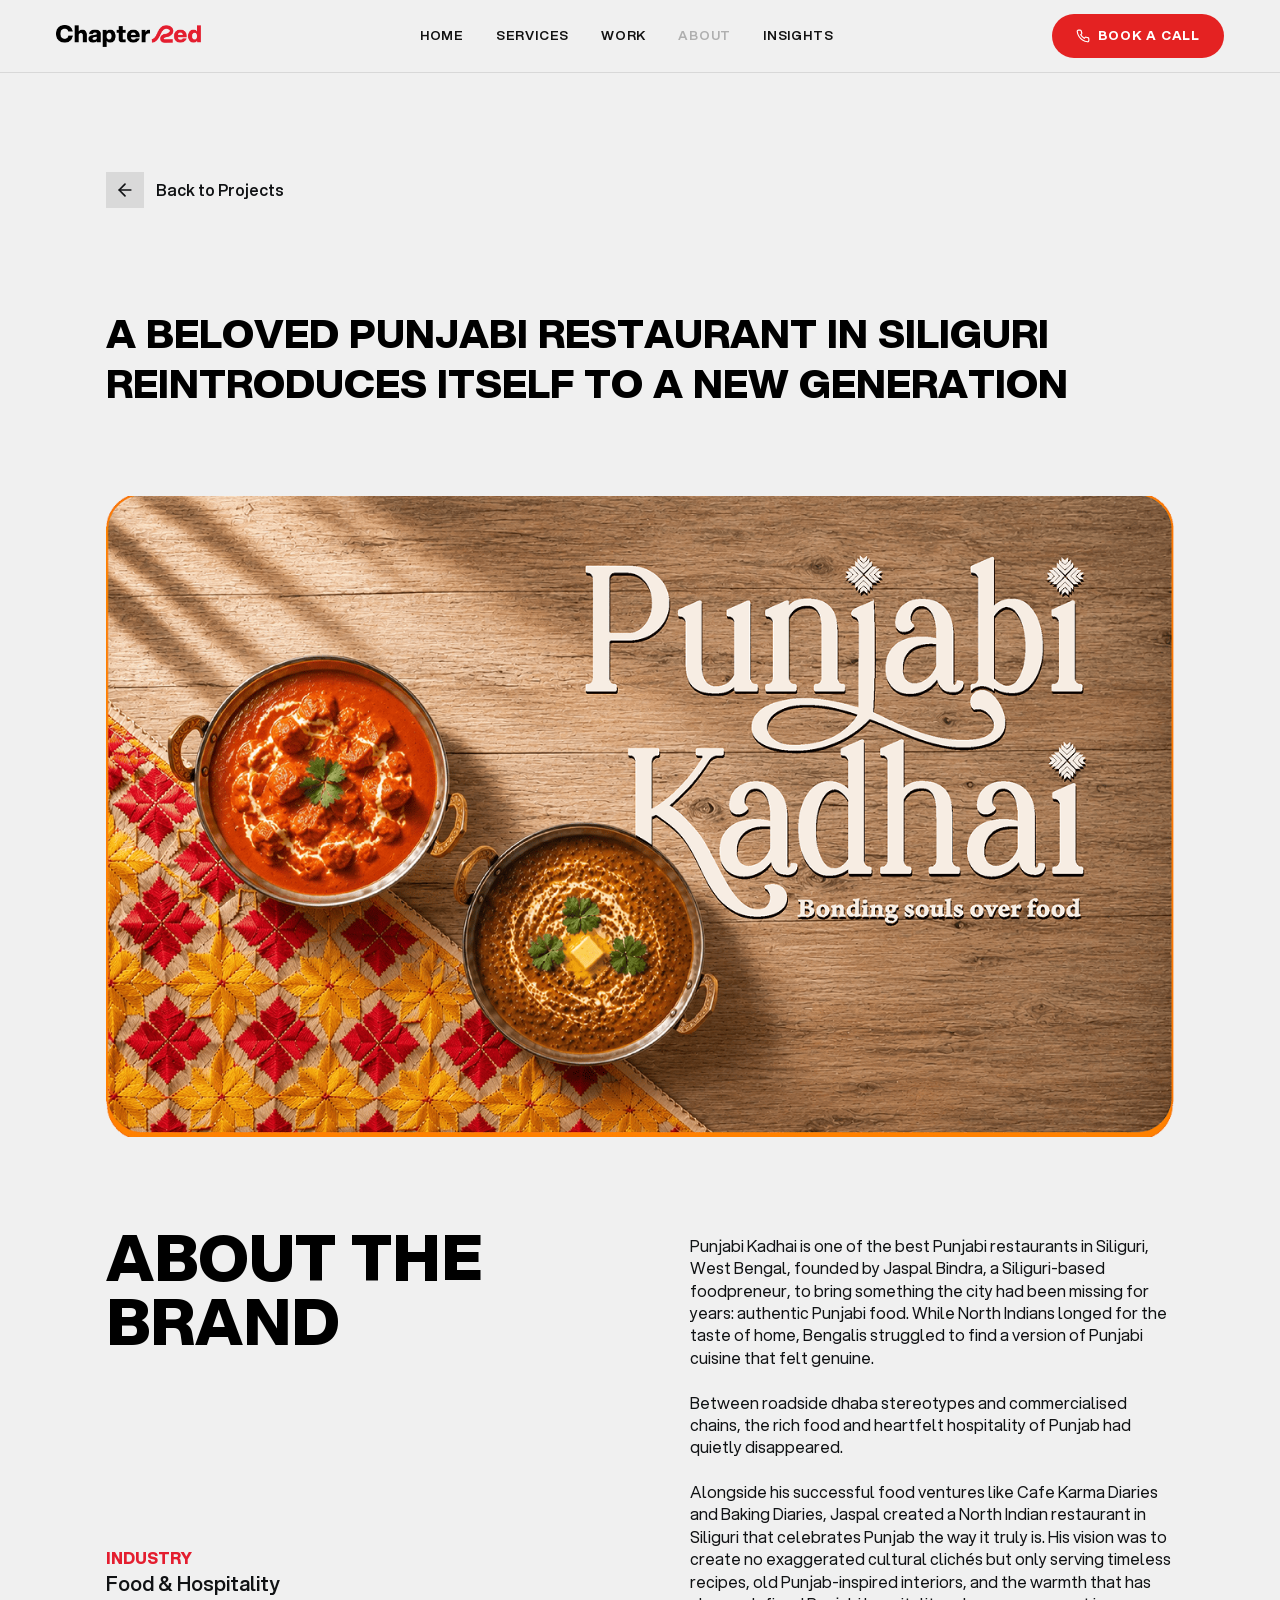
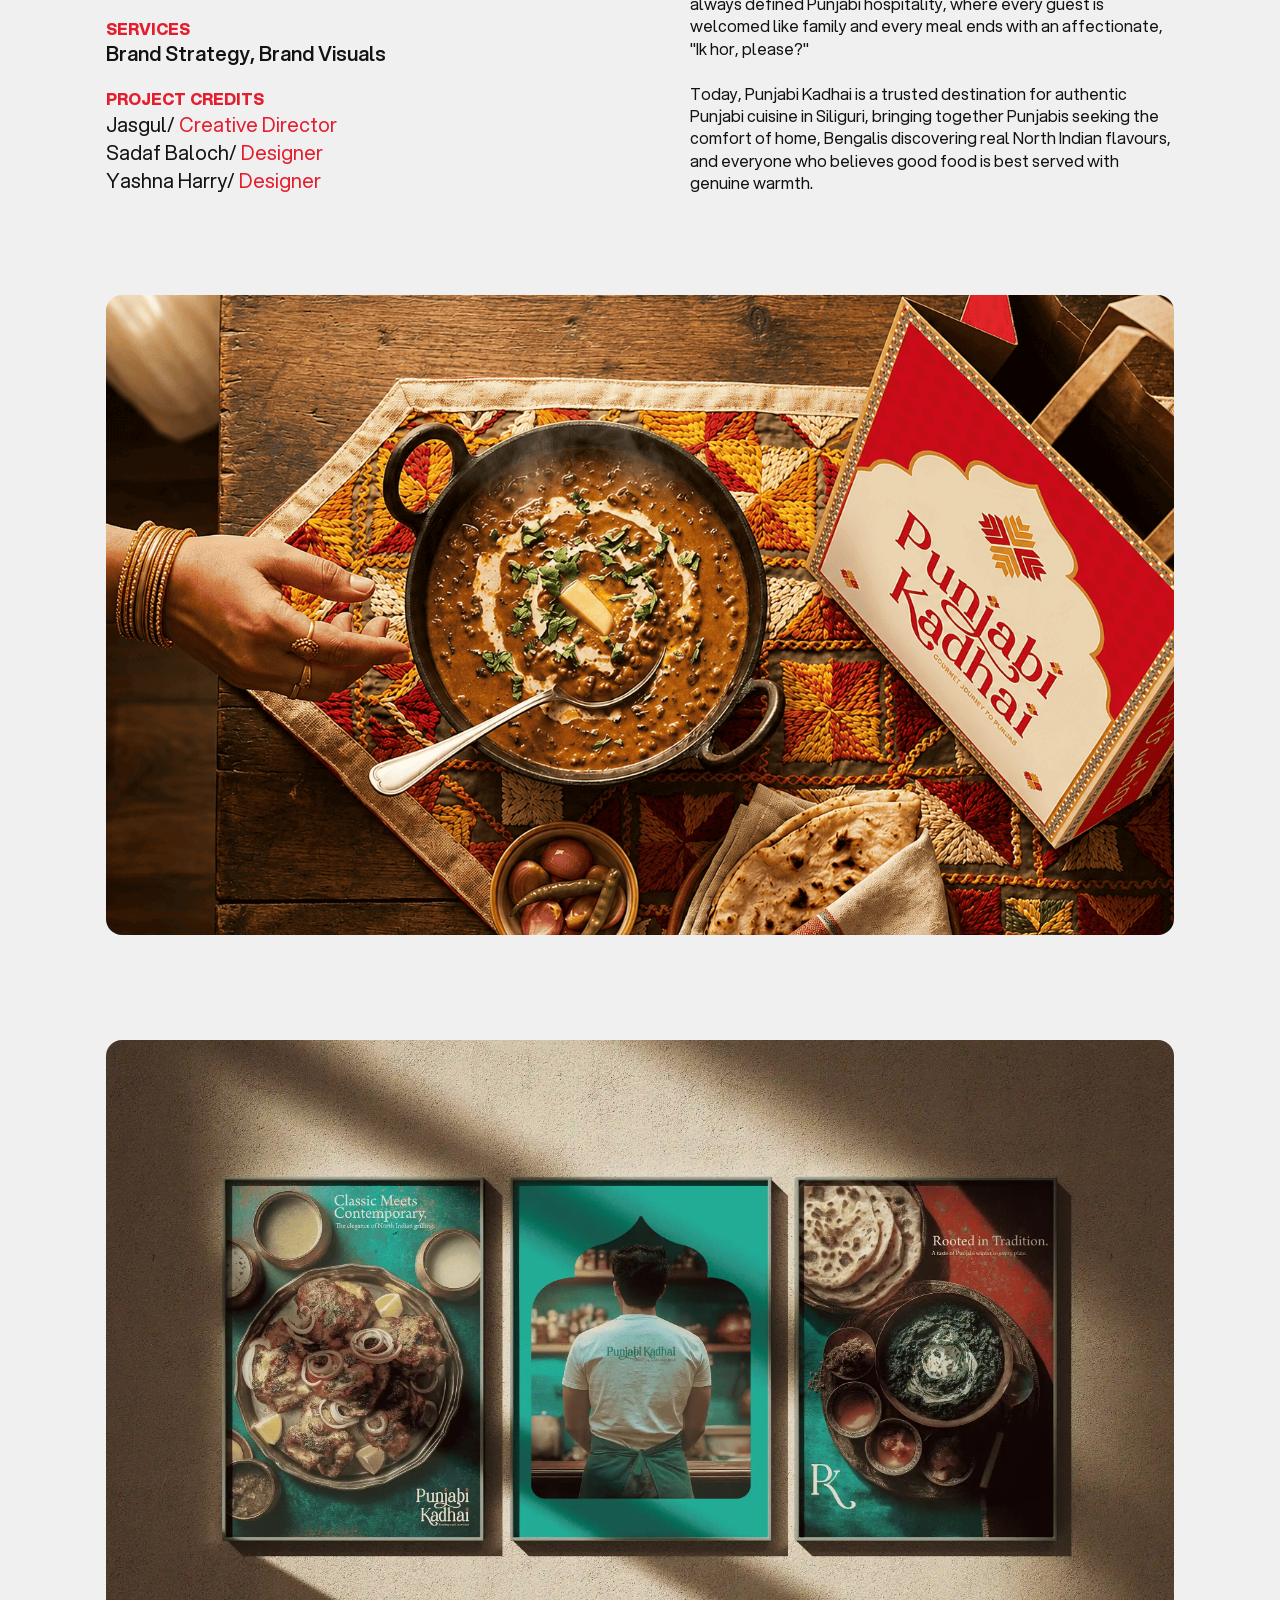
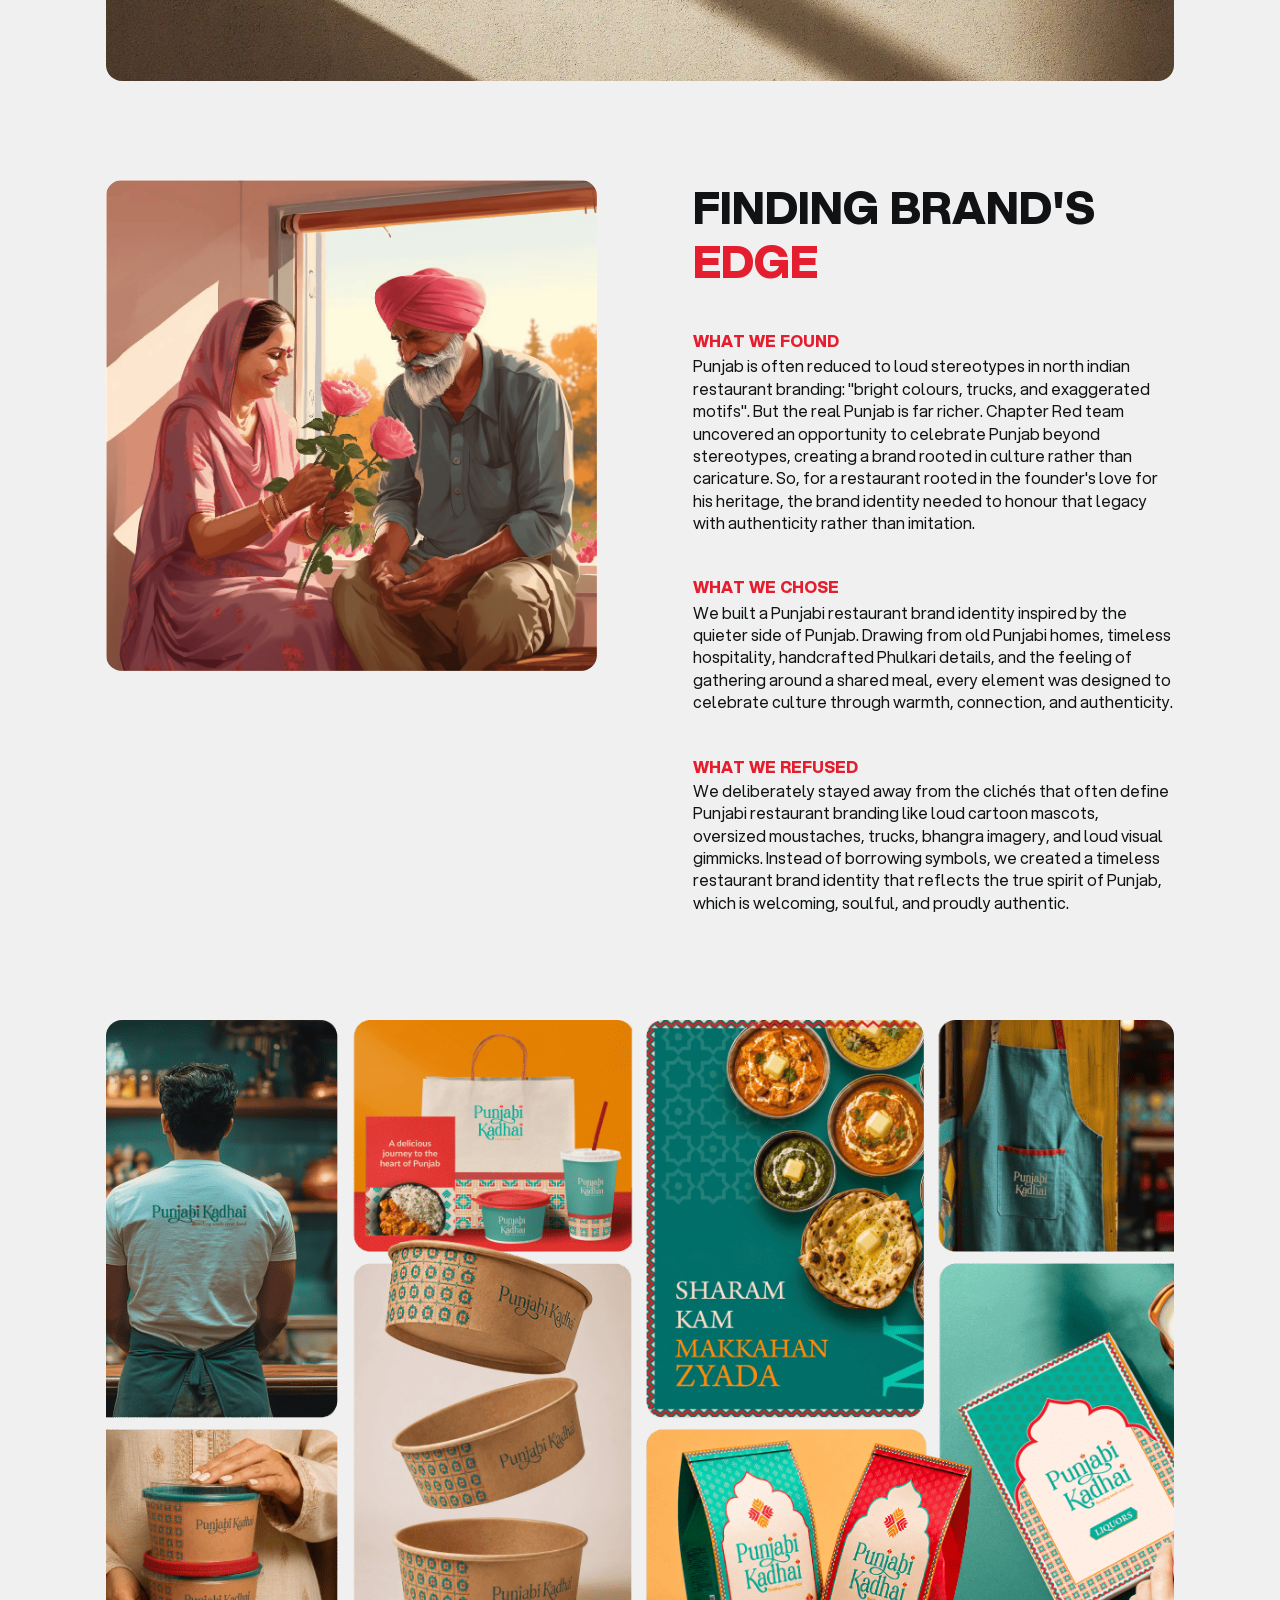
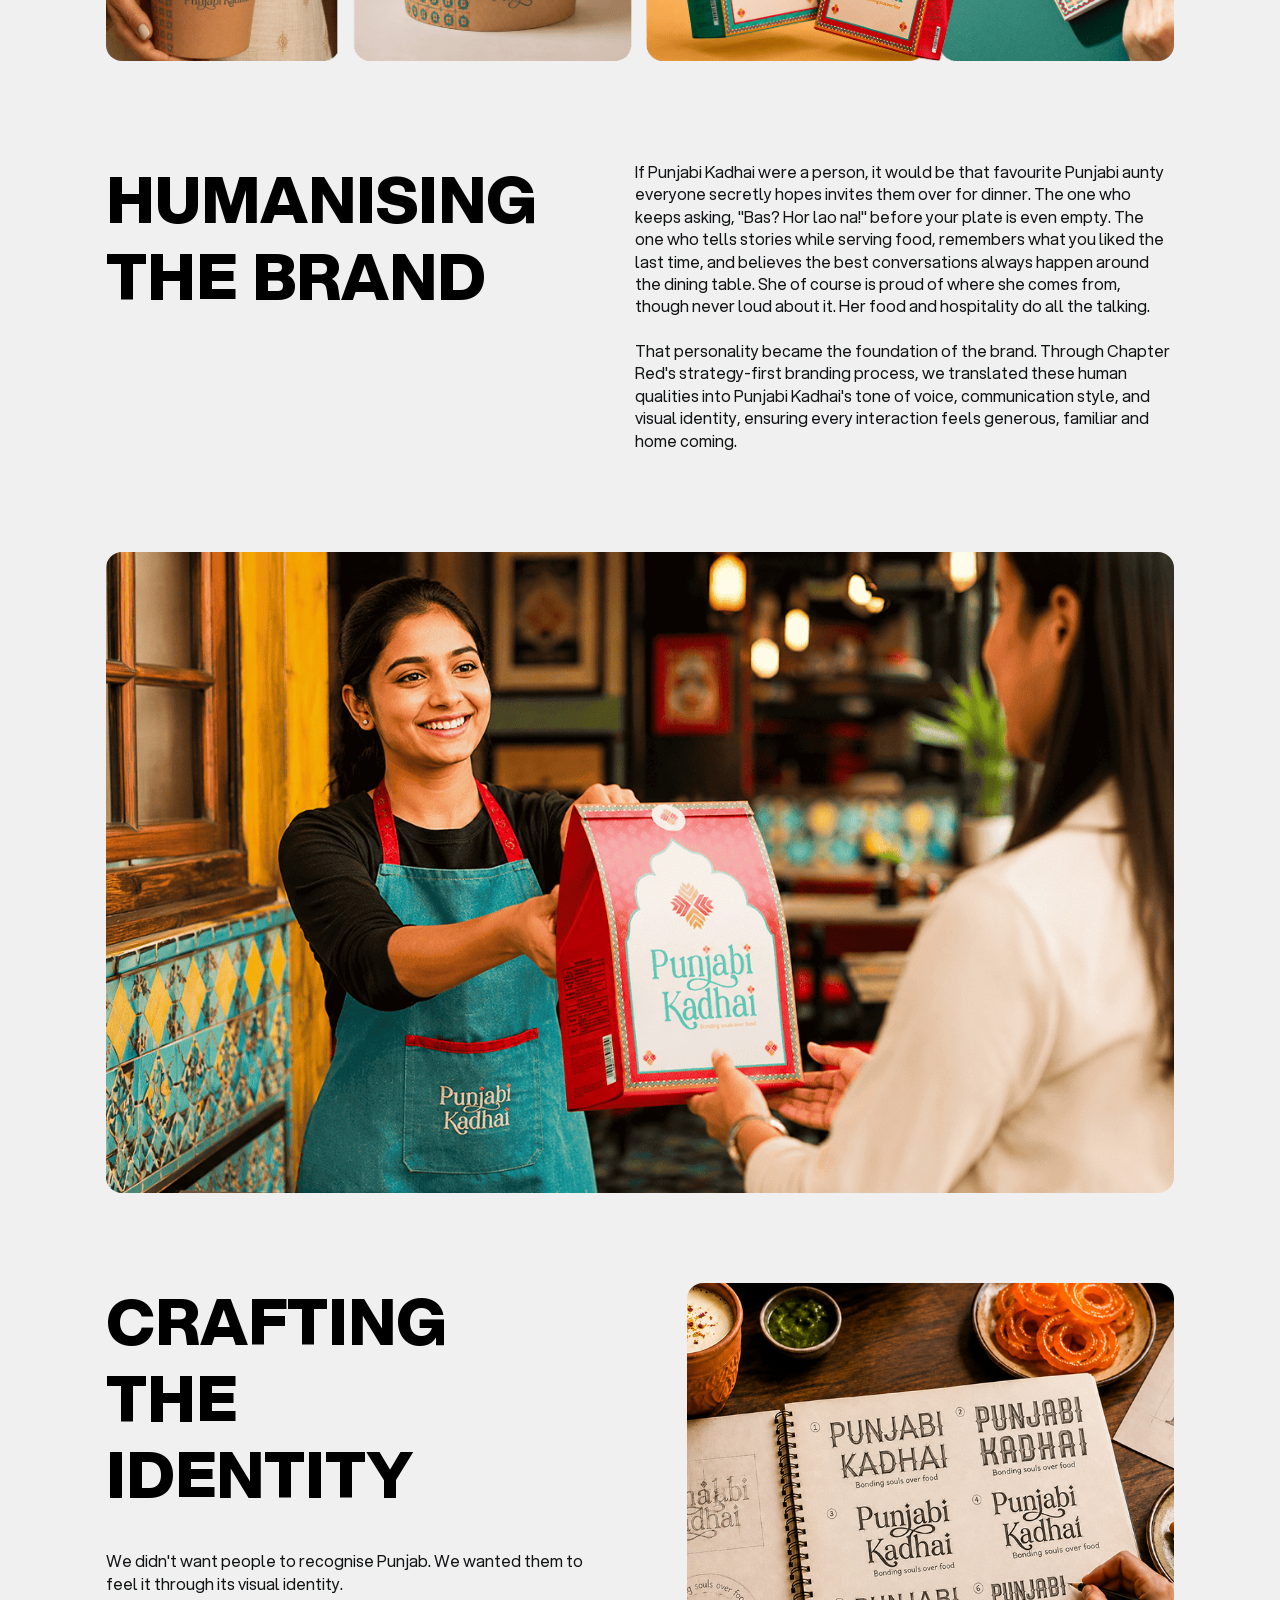
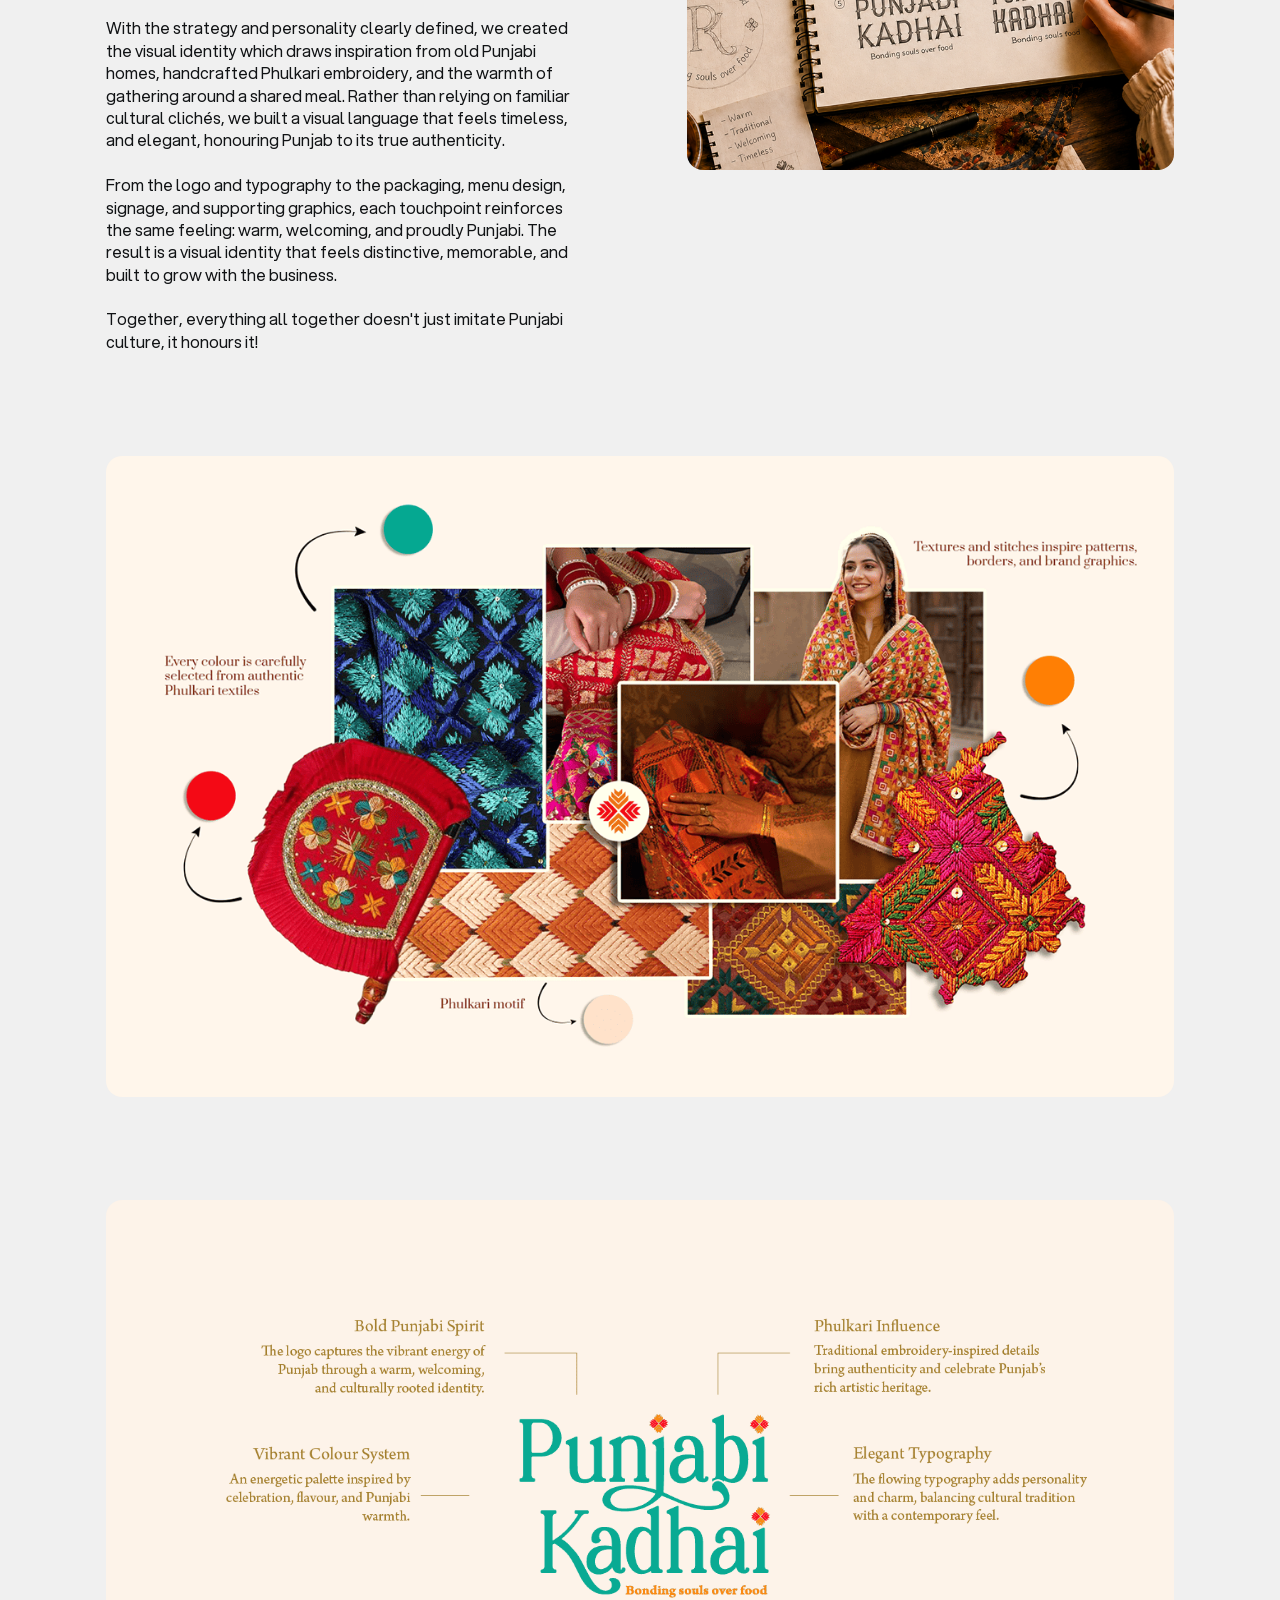
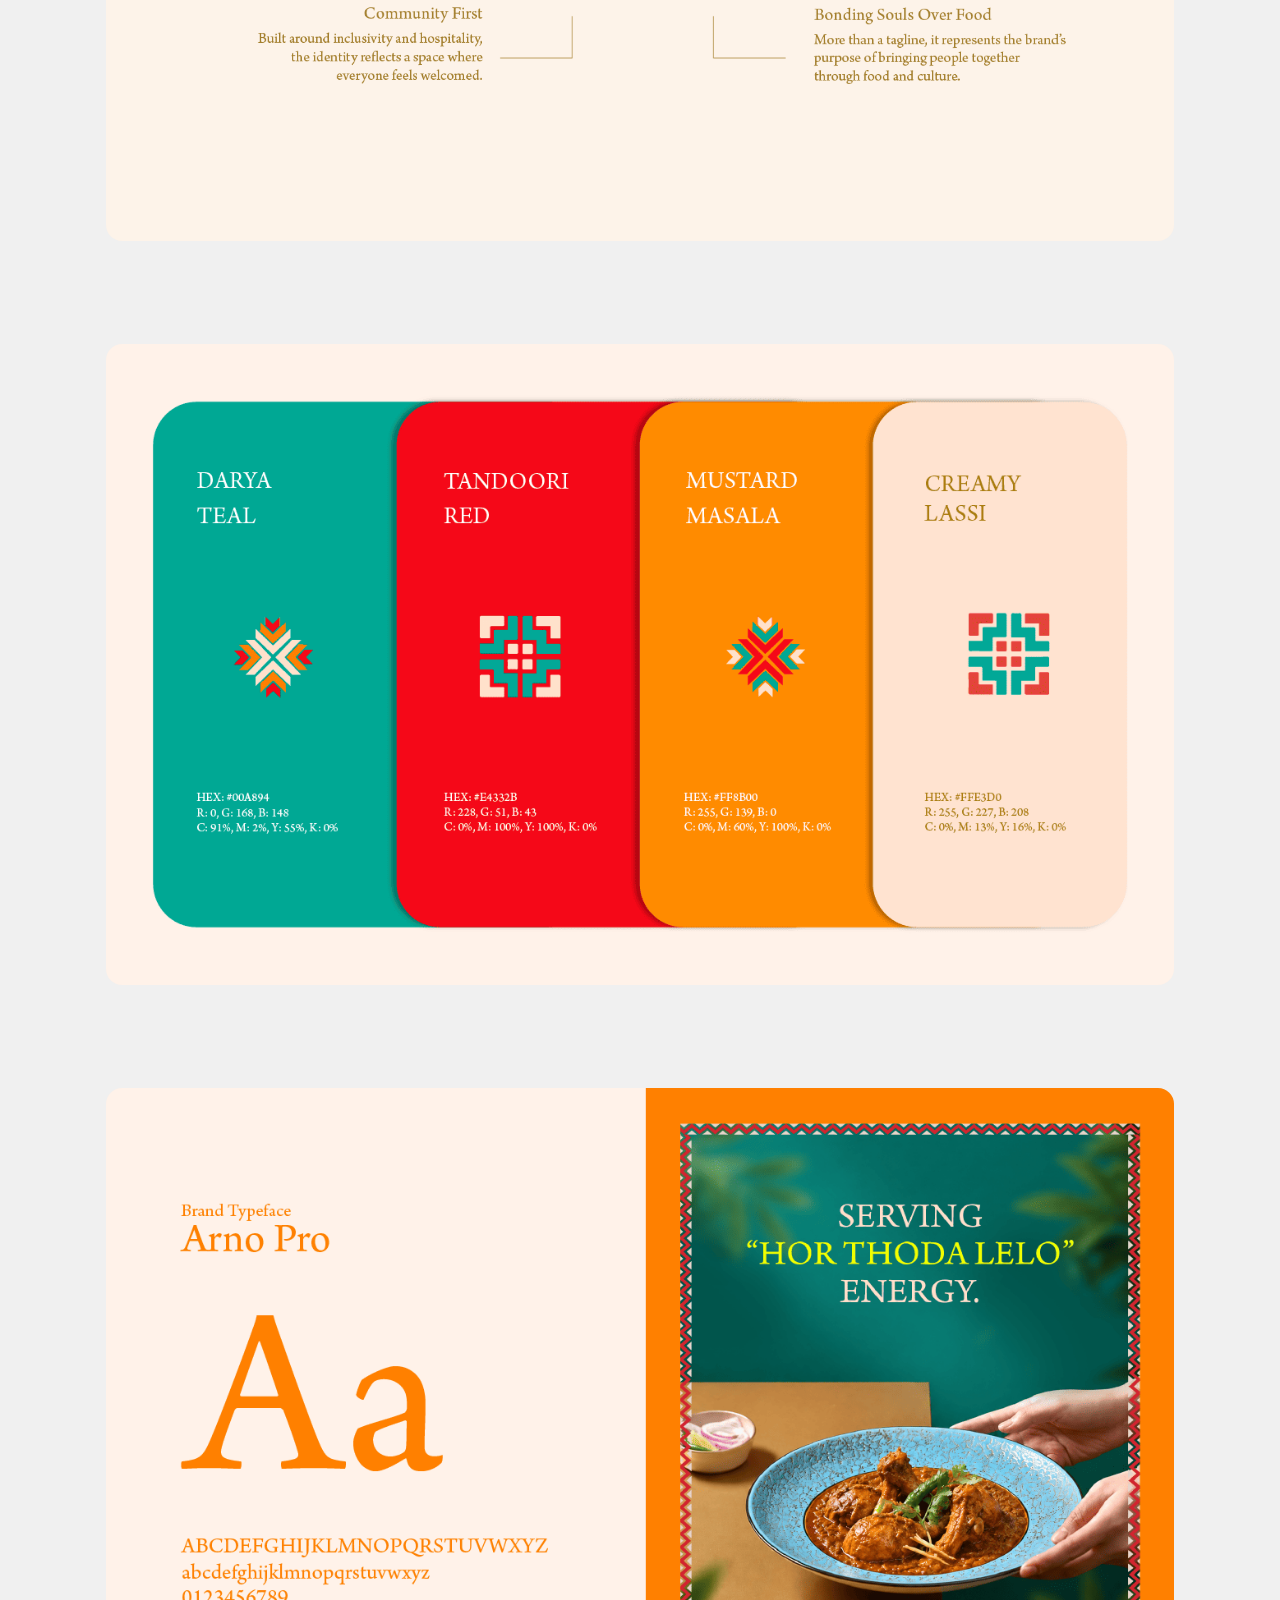
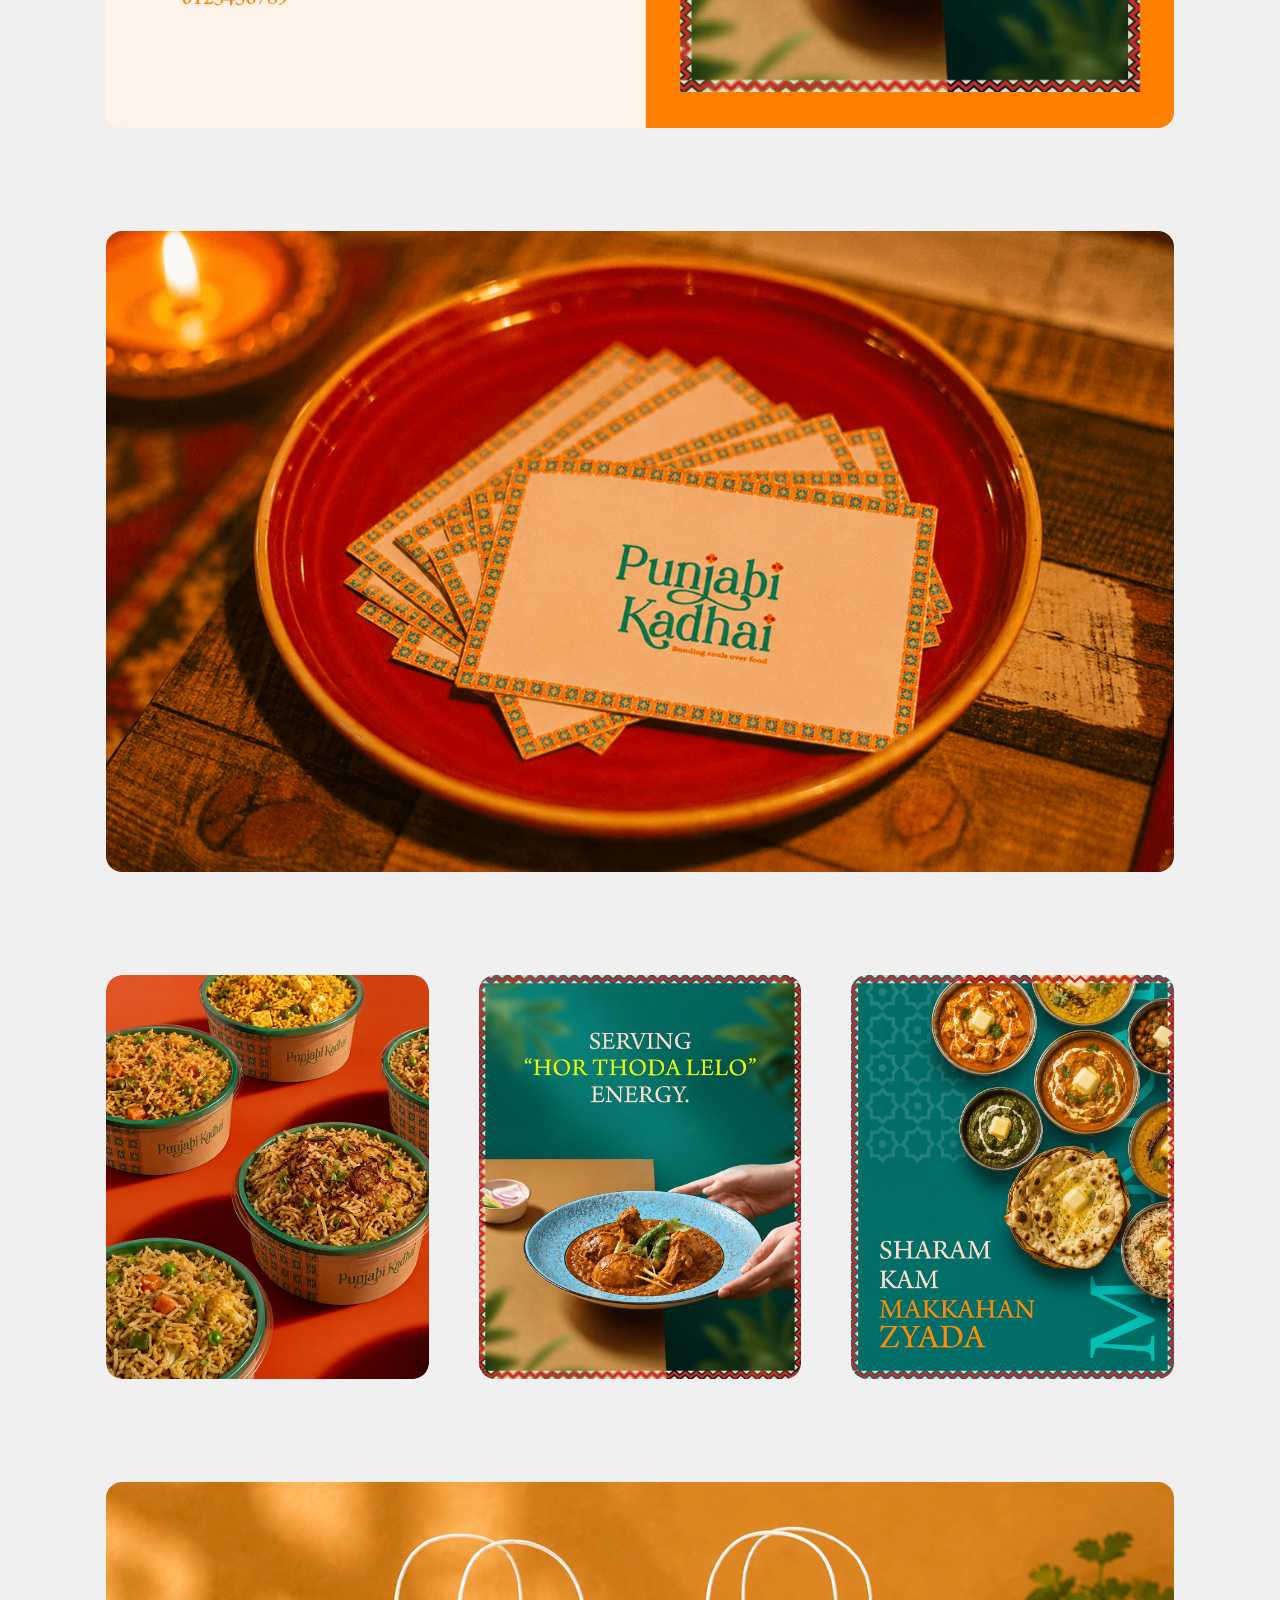
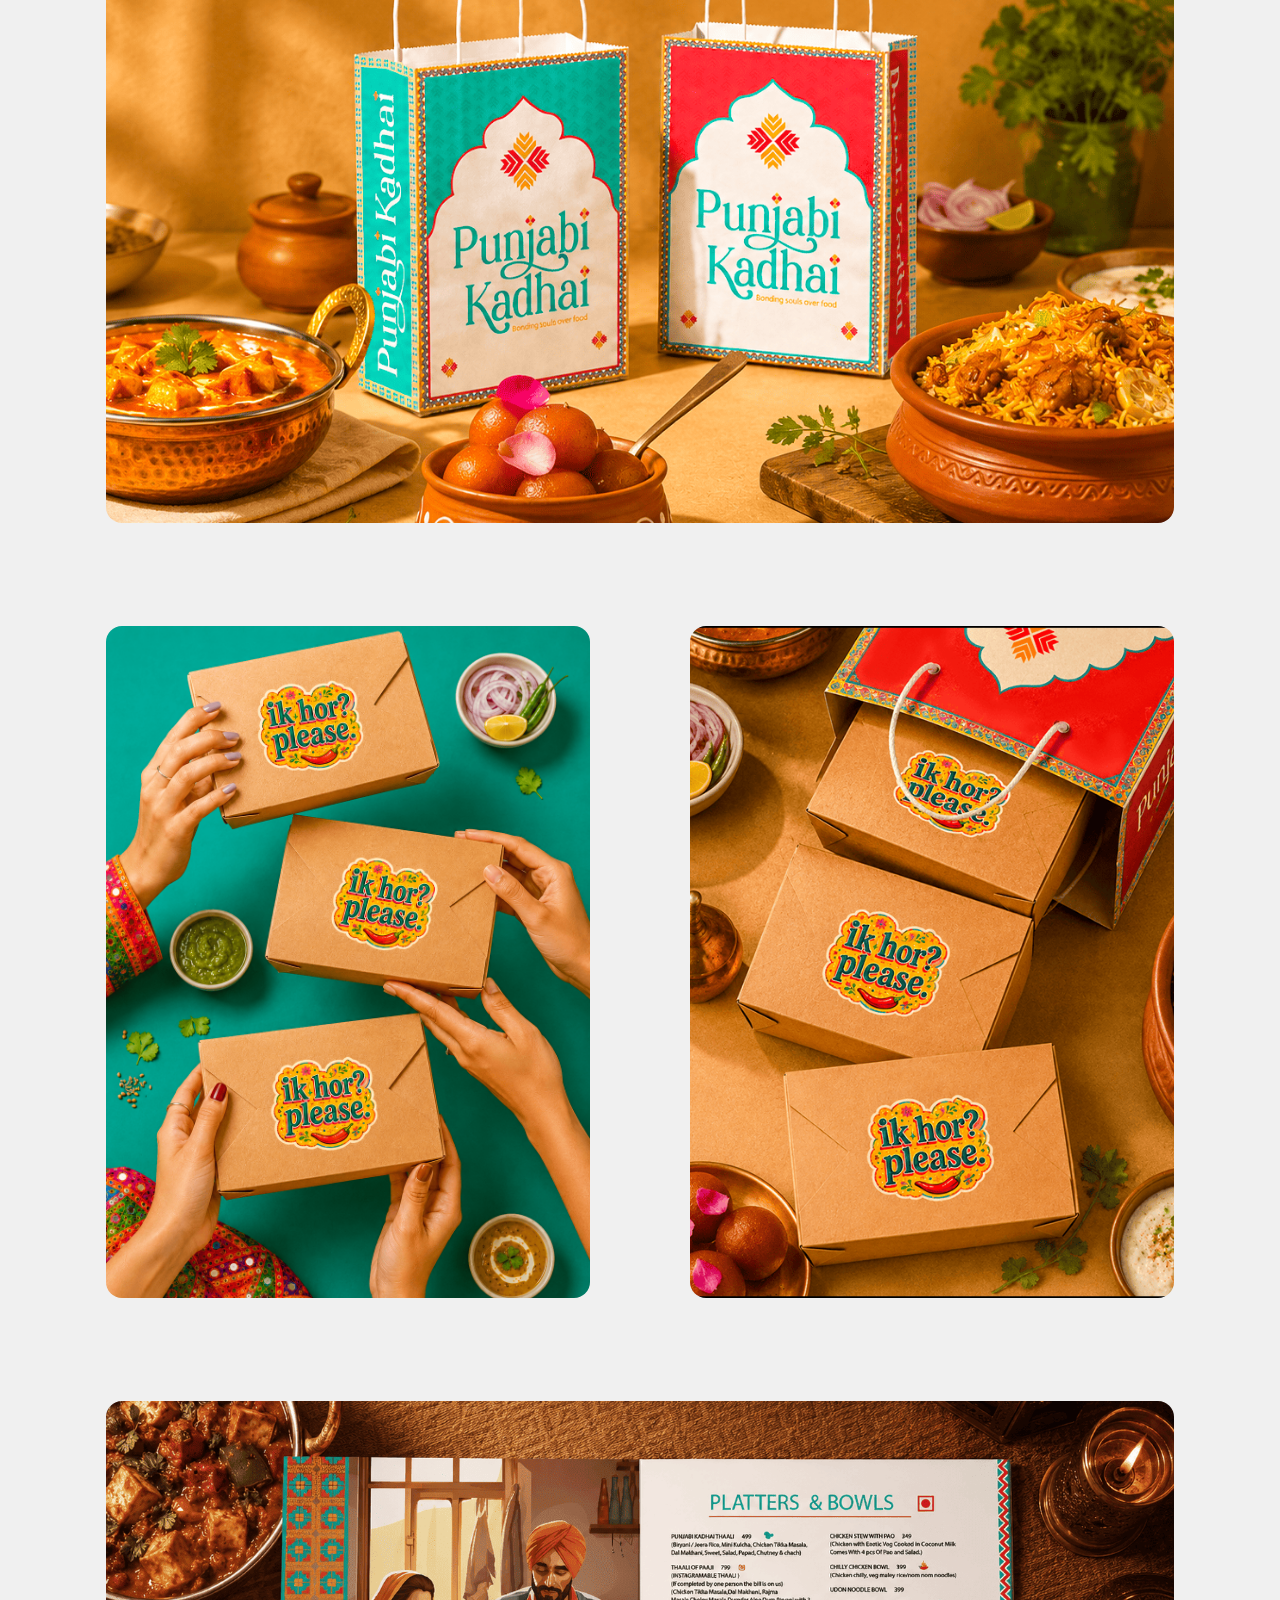
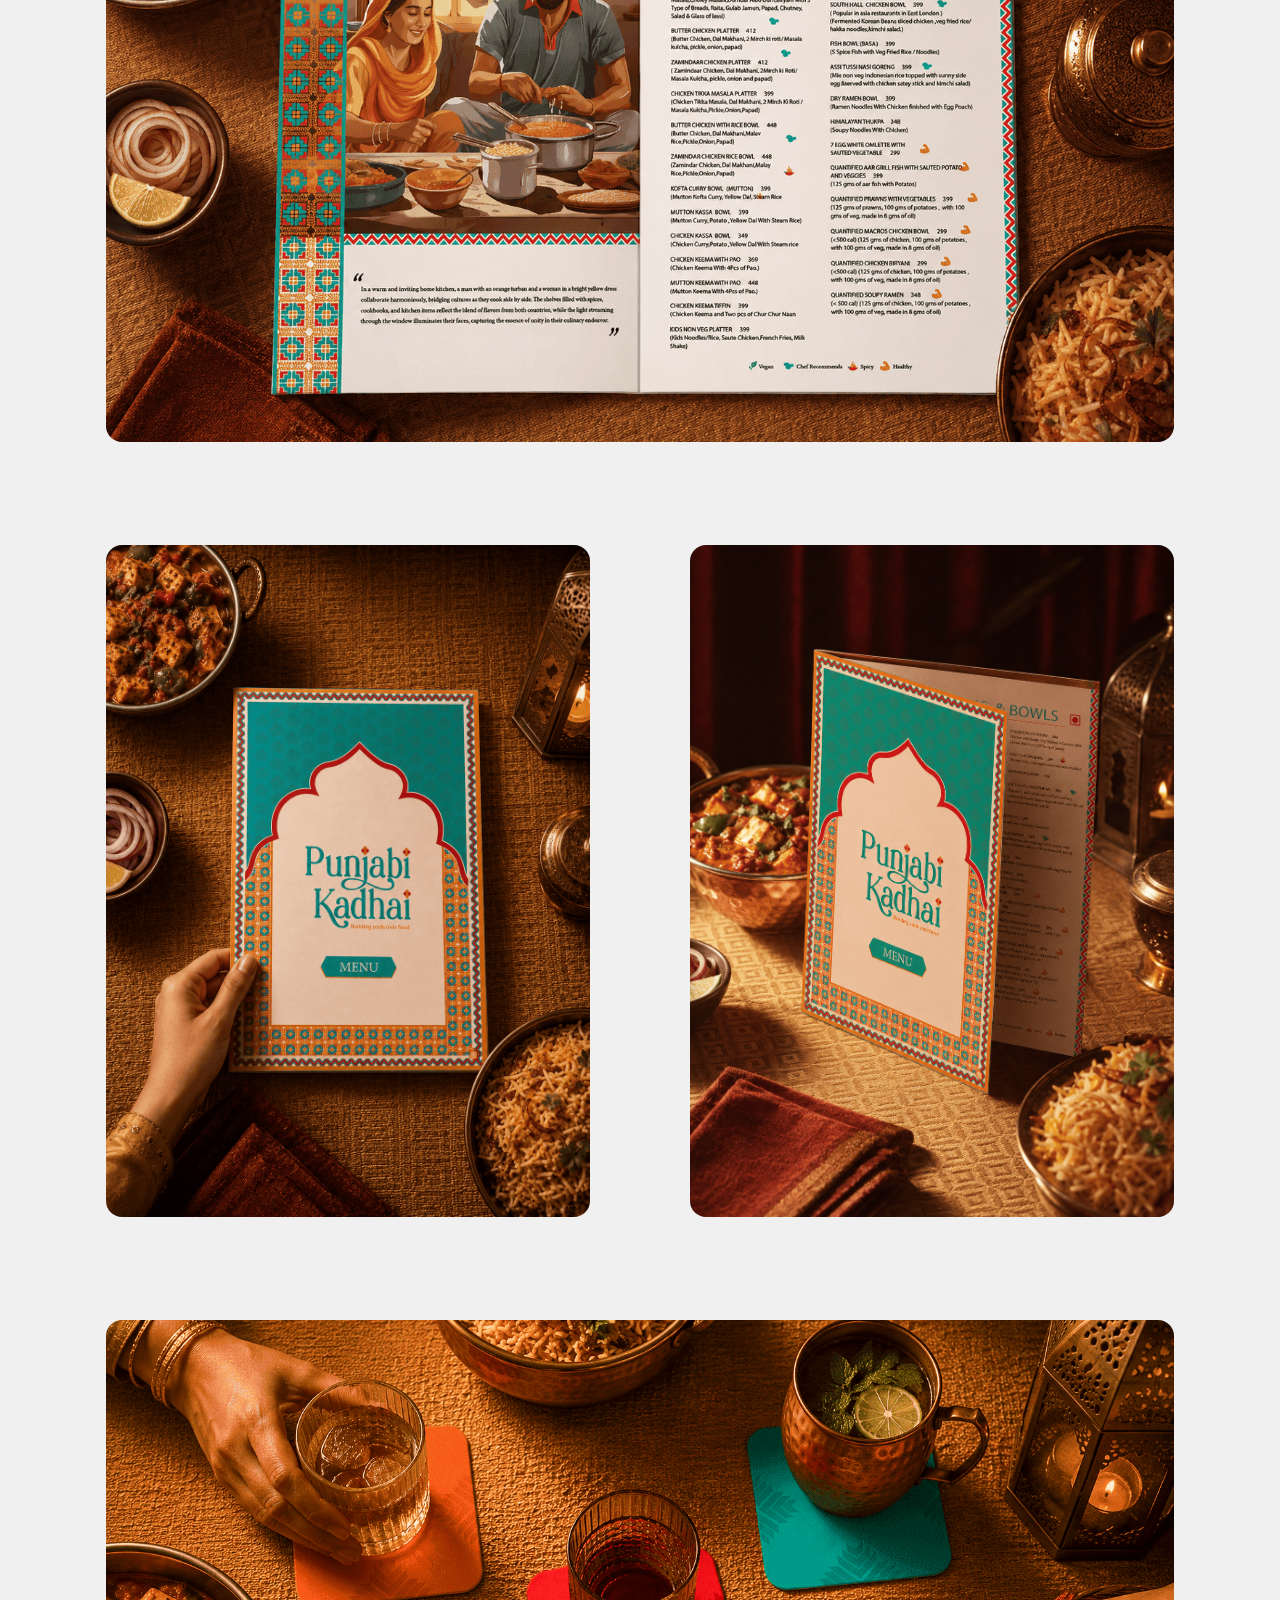
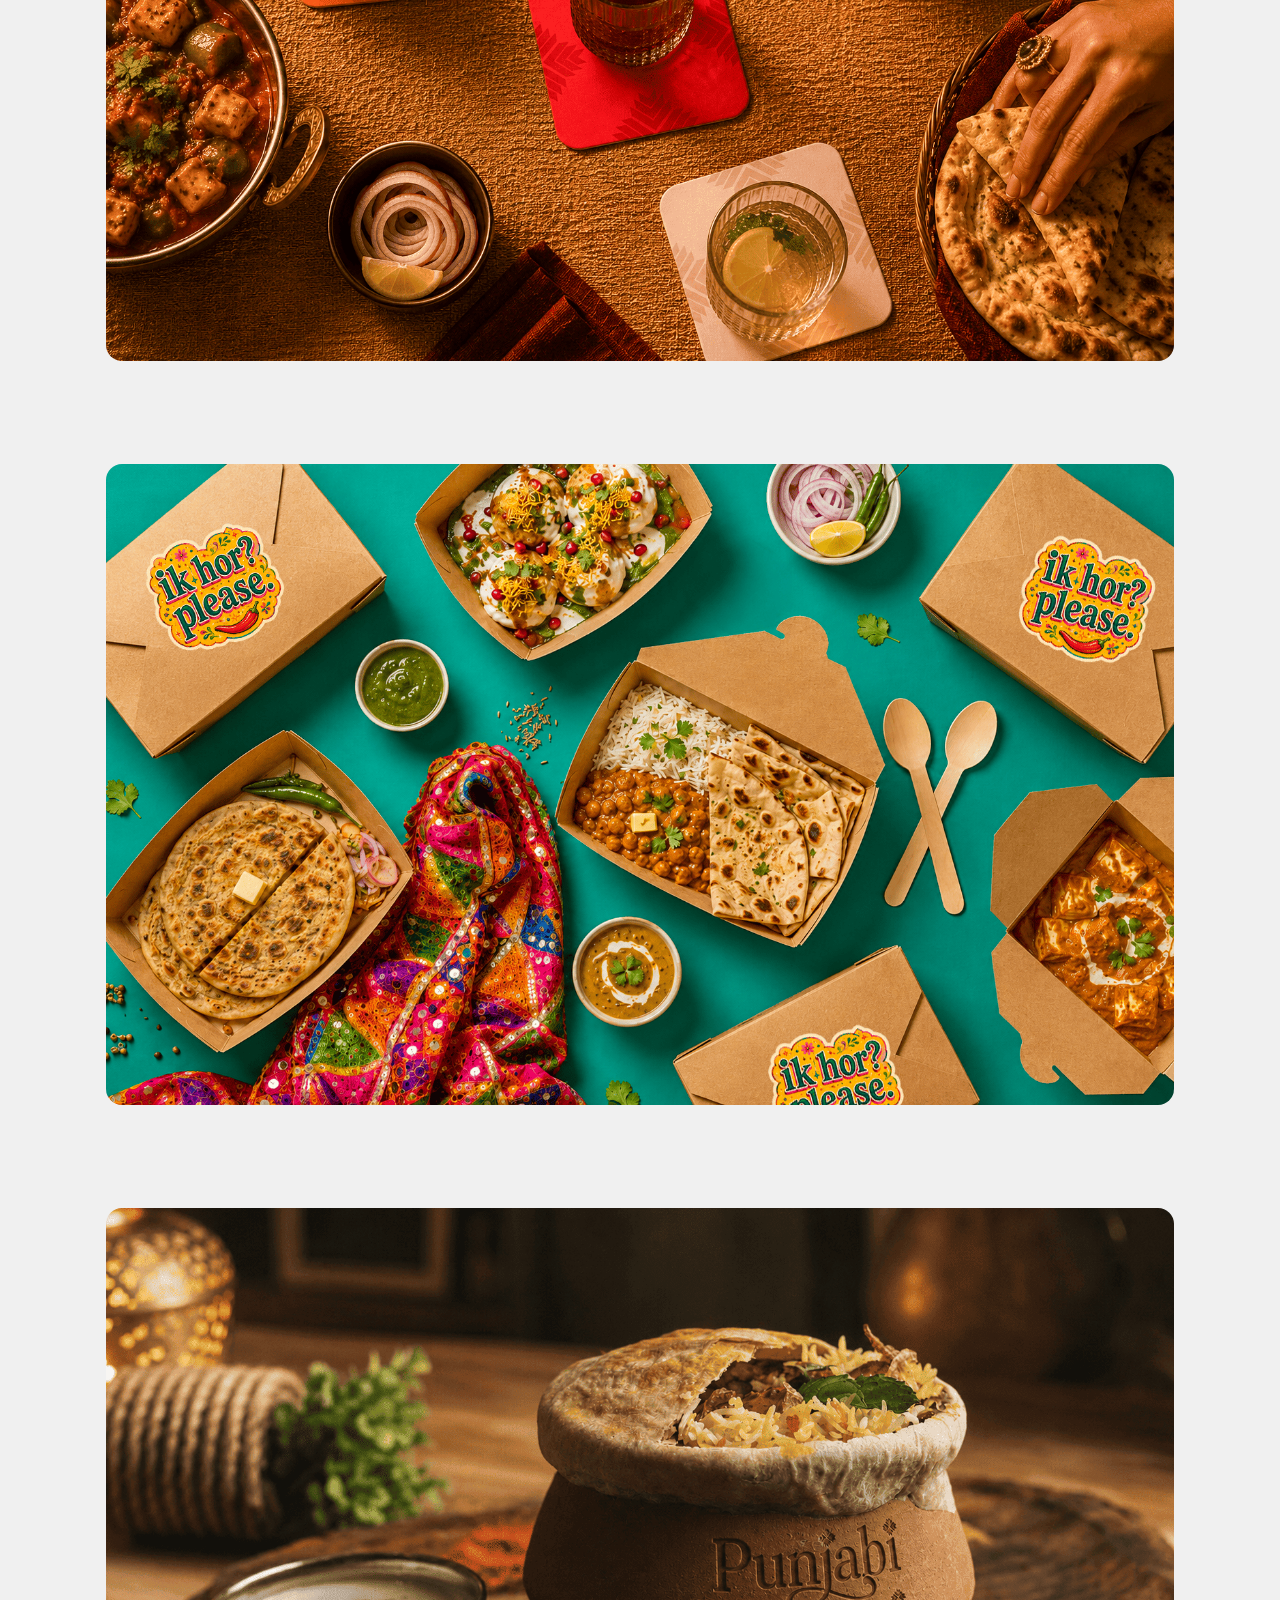
<file: work/punjabi-kadhai/index.html>
<!DOCTYPE html>
<html lang="en" class="antialiased">
<head>
  <meta charset="UTF-8" />
  <!-- Google tag (gtag.js) -->
  <script async src="https://www.googletagmanager.com/gtag/js?id=G-K160Y2YJJE"></script>
  <script>
    window.dataLayer = window.dataLayer || [];
    function gtag(){dataLayer.push(arguments);}
    gtag('js', new Date());
    gtag('config', 'G-K160Y2YJJE');
  </script>
  <meta name="viewport" content="width=device-width, initial-scale=1.0" />
  <title>Restaurant Brand Identity for Punjabi Kadhai | Chapter Red Designs</title>
  <meta name="description" content="See how Chapter Red designed the restaurant brand identity for Punjabi Kadhai, an Indian restaurant, with strategic branding, logo design, packaging, menu design, and visual storytelling." />

  <!-- Open Graph -->
  <meta property="og:type" content="article" />
  <meta property="og:title" content="Punjabi Kadhai Restaurant Branding Case Study | Chapter Red" />
  <meta property="og:description" content="Discover how Chapter Red transformed Punjabi Kadhai into a memorable restaurant brand through strategy, visual identity, packaging, and storytelling." />

  <!-- Twitter Card -->
  <meta name="twitter:card" content="summary_large_image" />
  <meta name="twitter:title" content="Restaurant Branding Case Study – Punjabi Kadhai" />
  <meta name="twitter:description" content="A strategy-first restaurant branding project by Chapter Red featuring brand identity, packaging, menu design, and visual storytelling." />
  <link rel="canonical" href="https://chapterred.com/work/punjabi-kadhai/" />
  <link rel="icon" href="../../vector.png" />
  <link rel="stylesheet" href="../../styles.css" />
  <link rel="stylesheet" href="../../work.css" />
  <style>
    /* Mobile & tablet: full-width photos show at their true proportions -
       no aspect-ratio frame, no cover-crop, so nothing is sliced off the edges.
       Desktop: a consistent 5:3 frame (every hero is already exactly this ratio,
       so heroes never crop; other images clip only a few %). */
    @media (min-width: 1024px) {
      .pk-wrap > .pk-photo,
      .pk-gallery > .pk-photo,
      .pk-photo.pk-mt-hero {
        aspect-ratio: 1300 / 780;
        object-fit: cover;
      }
    }
    /* Paired rows here hold two portrait shots of slightly different ratio -
       a shared ~0.72 frame lets both sit at the same height with only a gentle
       crop on each, instead of stretching the shorter one. */
    @media (min-width: 768px) {
      .pk-row--2 > .pk-photo { aspect-ratio: 18 / 25; }
    }
  </style>
</head>
<body>
  <main class="pk">
    <!-- ── Navbar (same as home) ── -->
    <header class="navbar" id="navbar">
      <div class="navbar-inner">
        <a href="../../index.html" class="navbar-logo"><img src="../../brand/logo.png" alt="Chapter Red" /></a>
        <nav class="navbar-nav">
          <a class="navbar-link" href="../../index.html">HOME</a>
          <a class="navbar-link" href="../../index.html#services">SERVICES</a>
          <a class="navbar-link" href="../index.html">WORK</a>
          <a class="navbar-link navbar-link--disabled" aria-disabled="true" title="Coming soon">ABOUT</a>
          <a class="navbar-link" href="#">INSIGHTS</a>
        </nav>
        <a href="../../book-a-call.html" class="btn-call">
          <svg width="14" height="14" viewBox="0 0 24 24" fill="none" stroke="currentColor" stroke-width="2" stroke-linecap="round" stroke-linejoin="round"><path d="M22 16.92v3a2 2 0 0 1-2.18 2 19.79 19.79 0 0 1-8.63-3.07 19.5 19.5 0 0 1-6-6 19.79 19.79 0 0 1-3.07-8.67A2 2 0 0 1 4.11 2h3a2 2 0 0 1 2 1.72c.127.96.361 1.903.7 2.81a2 2 0 0 1-.45 2.11L8.09 9.91a16 16 0 0 0 6 6l1.27-1.27a2 2 0 0 1 2.11-.45c.907.339 1.85.573 2.81.7A2 2 0 0 1 22 16.92z"/></svg>
          BOOK A CALL
        </a>
      <button class="hamburger" id="hamburger" aria-label="Open menu">
        <span></span><span></span><span></span>
      </button>
      </div>
    </header>
        <div class="mobile-nav" id="mobile-nav">
          <div class="mobile-nav-header">
            <a class="navbar-logo mobile-nav-logo" href="../../index.html"><img src="../../brand/logo.png" alt="Chapter Red" /></a>
            <button class="mobile-nav-close" id="mobile-nav-close" aria-label="Close menu">
              <svg width="20" height="20" viewBox="0 0 24 24" fill="none" stroke="currentColor" stroke-width="2.5" stroke-linecap="round"><line x1="18" y1="6" x2="6" y2="18"/><line x1="6" y1="6" x2="18" y2="18"/></svg>
            </button>
          </div>
          <nav class="mobile-nav-links" id="mobile-nav-links"></nav>
          <div class="mobile-nav-footer">
            <a class="btn-call-lg" id="mobile-nav-cta" href="../../book-a-call.html">
              <svg width="14" height="14" viewBox="0 0 24 24" fill="none" stroke="currentColor" stroke-width="2" stroke-linecap="round" stroke-linejoin="round"><path d="M22 16.92v3a2 2 0 0 1-2.18 2 19.79 19.79 0 0 1-8.63-3.07 19.5 19.5 0 0 1-6-6 19.79 19.79 0 0 1-3.07-8.67A2 2 0 0 1 4.11 2h3a2 2 0 0 1 2 1.72c.127.96.361 1.903.7 2.81a2 2 0 0 1-.45 2.11L8.09 9.91a16 16 0 0 0 6 6l1.27-1.27a2 2 0 0 1 2.11-.45c.907.339 1.85.573 2.81.7A2 2 0 0 1 22 16.92z"/></svg>
              BOOK A CALL
            </a>
          </div>
        </div>

    <div class="pk-wrap">
      <!-- Back to Projects -->
      <a href="../index.html" class="pk-back">
        <span class="pk-back-icon">
          <svg width="20" height="20" viewBox="0 0 24 24" fill="none" stroke="#101214" stroke-width="2" stroke-linecap="round" stroke-linejoin="round"><line x1="19" y1="12" x2="5" y2="12"/><polyline points="12 19 5 12 12 5"/></svg>
        </span>
        <span class="pk-back-text">Back to Projects</span>
      </a>

      <!-- Title + Hero -->
      <section aria-labelledby="project-title">
        <h1 id="project-title" class="pk-title pk-title--h1 pk-project">A beloved Punjabi restaurant in Siliguri reintroduces itself to a new generation</h1>
        <img class="pk-photo pk-mt-hero" src="drive-download-20260724T153409Z-1-001/punjabi-kadhai-brand-pattern.png" alt="Punjabi Kadhai restaurant branding and visual identity designed by Chapter Red" loading="eager" />
      </section>

      <!-- About the Brand -->
      <section class="pk-about" aria-labelledby="about-brand-title">
        <div class="pk-about-title">
          <h2 id="about-brand-title" class="pk-title pk-title--h2">ABOUT THE <br />BRAND</h2>
        </div>
        <div class="pk-about-body">
          <p class="pk-p">
            Punjabi Kadhai is one of the best Punjabi restaurants in Siliguri,
            West Bengal, founded by Jaspal Bindra, a Siliguri-based foodpreneur,
            to bring something the city had been missing for years: authentic
            Punjabi food. While North Indians longed for the taste of home,
            Bengalis struggled to find a version of Punjabi cuisine that felt genuine.
            <br /><br />
            Between roadside dhaba stereotypes and commercialised chains, the rich
            food and heartfelt hospitality of Punjab had quietly disappeared.
            <br /><br />
            Alongside his successful food ventures like Cafe Karma Diaries and
            Baking Diaries, Jaspal created a North Indian restaurant in Siliguri
            that celebrates Punjab the way it truly is. His vision was to create
            no exaggerated cultural clichés but only serving timeless recipes,
            old Punjab-inspired interiors, and the warmth that has always defined
            Punjabi hospitality, where every guest is welcomed like family and
            every meal ends with an affectionate, &quot;Ik hor, please?&quot;
            <br /><br />
            Today, Punjabi Kadhai is a trusted destination for authentic Punjabi
            cuisine in Siliguri, bringing together Punjabis seeking the comfort
            of home, Bengalis discovering real North Indian flavours, and everyone
            who believes good food is best served with genuine warmth.
          </p>
        </div>
        <div class="pk-about-meta">
          <dl class="pk-dl">
            <div>
              <dt class="pk-dt">INDUSTRY</dt>
              <dd class="pk-dd">Food &amp; Hospitality</dd>
            </div>
            <div>
              <dt class="pk-dt">SERVICES</dt>
              <dd class="pk-dd">Brand Strategy, Brand Visuals</dd>
            </div>
            <div>
              <dt class="pk-dt">PROJECT CREDITS</dt>
              <dd class="pk-dd pk-dd--credits">
                <span class="pk-dark">Jasgul/ </span><span class="pk-red">Creative Director<br /></span>
                <span class="pk-dark">Sadaf Baloch/ </span><span class="pk-red">Designer<br /></span>
                <span class="pk-dark">Yashna Harry/ </span><span class="pk-red">Designer</span>
              </dd>
            </div>
          </dl>
        </div>
      </section>

      <!-- Visual identity -->
      <img class="pk-photo pk-mt-90" src="drive-download-20260724T153409Z-1-001/punjabi-kadhai-restaurant-brand-identity.png" alt="Restaurant brand identity system including logo, colours, typography, and graphics" loading="lazy" />
      <img class="pk-photo pk-mt-105" src="drive-download-20260724T153409Z-1-001/punjabi-kadhai-poster-mockup.webp" alt="Punjabi Kadhai restaurant poster displayed in a realistic environment" loading="lazy" />

      <!-- Finding Brand's Edge -->
      <section class="pk-edge" aria-labelledby="finding-edge-title">
        <img class="pk-photo pk-photo--edge" src="drive-download-20260724T153409Z-1-001/punjabi-kadhai-brand-story-illustration.png" alt="Illustration depicting the warmth and hospitality behind the Punjabi Kadhai brand" loading="lazy" />
        <div class="pk-edge-body">
          <h2 id="finding-edge-title" class="pk-title pk-title--h3">
            <span class="pk-dark">FINDING BRAND&apos;S </span><span class="pk-red">EDGE</span>
          </h2>
          <div class="pk-edge-block">
            <h3 class="pk-sub pk-red">WHAT WE FOUND</h3>
            <p class="pk-p">
              Punjab is often reduced to loud stereotypes in north indian restaurant branding:
              &quot;bright colours, trucks, and exaggerated motifs&quot;. But the real Punjab is
              far richer. Chapter Red team uncovered an opportunity to celebrate Punjab beyond
              stereotypes, creating a brand rooted in culture rather than caricature. So, for a
              restaurant rooted in the founder&apos;s love for his heritage, the brand identity
              needed to honour that legacy with authenticity rather than imitation.
            </p>
          </div>
          <div class="pk-edge-block">
            <h3 class="pk-sub pk-red">WHAT WE CHOSE</h3>
            <p class="pk-p">
              We built a Punjabi restaurant brand identity inspired by the quieter side of Punjab.
              Drawing from old Punjabi homes, timeless hospitality, handcrafted Phulkari details,
              and the feeling of gathering around a shared meal, every element was designed to
              celebrate culture through warmth, connection, and authenticity.
            </p>
          </div>
          <div class="pk-edge-block pk-edge-block--tight">
            <h3 class="pk-sub pk-red">WHAT WE REFUSED</h3>
            <p class="pk-p">
              We deliberately stayed away from the clichés that often define Punjabi restaurant
              branding like loud cartoon mascots, oversized moustaches, trucks, bhangra imagery,
              and loud visual gimmicks. Instead of borrowing symbols, we created a timeless
              restaurant brand identity that reflects the true spirit of Punjab, which is
              welcoming, soulful, and proudly authentic.
            </p>
          </div>
        </div>
      </section>

      <img class="pk-photo pk-mt-106" src="drive-download-20260724T153409Z-1-001/punjabi-kadhai-brand-identity-system.png" alt="Punjabi Kadhai brand guidelines and visual identity system" loading="lazy" />

      <!-- Humanising the Brand -->
      <section class="pk-humanise" aria-labelledby="humanising-title">
        <h2 id="humanising-title" class="pk-title pk-title--h1 pk-humanise-title">HUMANISING<br />THE BRAND</h2>
        <p class="pk-p pk-humanise-body">
          If Punjabi Kadhai were a person, it would be that favourite Punjabi aunty everyone
          secretly hopes invites them over for dinner. The one who keeps asking, &quot;Bas? Hor
          lao na!&quot; before your plate is even empty. The one who tells stories while serving
          food, remembers what you liked the last time, and believes the best conversations
          always happen around the dining table. She of course is proud of where she comes from,
          though never loud about it. Her food and hospitality do all the talking.
          <br /><br />
          That personality became the foundation of the brand. Through Chapter Red&apos;s
          strategy-first branding process, we translated these human qualities into Punjabi
          Kadhai&apos;s tone of voice, communication style, and visual identity, ensuring every
          interaction feels generous, familiar and home coming.
        </p>
      </section>

      <img class="pk-photo pk-mt-100" src="drive-download-20260724T153409Z-1-001/punjabi-kadhai-packaging-design-Bag-mockup.png" alt="Punjabi Kadhai food packaging design with authentic Punjabi-inspired branding" loading="lazy" />

      <!-- Crafting the Identity -->
      <section class="pk-craft" aria-labelledby="crafting-identity-title">
        <div class="pk-craft-body">
          <h2 id="crafting-identity-title" class="pk-title pk-title--h1">CRAFTING THE <br />IDENTITY</h2>
          <p class="pk-p">
            We didn&apos;t want people to recognise Punjab. We wanted them to feel it through its
            visual identity.
            <br /><br />
            With the strategy and personality clearly defined, we created the visual identity which
            draws inspiration from old Punjabi homes, handcrafted Phulkari embroidery, and the
            warmth of gathering around a shared meal. Rather than relying on familiar cultural
            clichés, we built a visual language that feels timeless, and elegant, honouring Punjab
            to its true authenticity.
            <br /><br />
            From the logo and typography to the packaging, menu design, signage, and supporting
            graphics, each touchpoint reinforces the same feeling: warm, welcoming, and proudly
            Punjabi. The result is a visual identity that feels distinctive, memorable, and built
            to grow with the business.
            <br /><br />
            Together, everything all together doesn&apos;t just imitate Punjabi culture, it honours it!
          </p>
        </div>
        <img class="pk-photo pk-photo--craft" src="drive-download-20260724T153409Z-1-001/punjabi-kadhai-restaurant-logo-design.png" alt="Punjabi Kadhai restaurant logo design inspired by Phulkari, punjabi heritage" loading="lazy" />
      </section>

      <!-- Gallery -->
      <section aria-label="Punjabi Kadhai identity gallery" class="pk-gallery">
        <!-- Moodboard -->
        <img class="pk-photo pk-mt-103" src="drive-download-20260724T153409Z-1-001/Punjabi-Kadhai-moodboard.png" alt="Punjabi Kadhai custom brand pattern inspired by Punjabi culture" loading="lazy" />
        <!-- Logo breakdown -->
        <img class="pk-photo pk-mt-103" src="drive-download-20260724T153409Z-1-001/punjabi-kadhai-restaurant-logo-design-description.png" alt="Punjabi Kadhai restaurant logo design inspired by Phulkari, punjabi heritage" loading="lazy" />
        <!-- Colour palette -->
        <img class="pk-photo pk-mt-103" src="drive-download-20260724T153409Z-1-001/punjabi-kadhai-Colour-pallet%20.png" alt="Punjabi Kadhai brand guidelines and visual identity system" loading="lazy" />
        <!-- Typography -->
        <img class="pk-photo pk-mt-103" src="drive-download-20260724T153409Z-1-001/punjabi-kadhai-Typo.png" alt="Punjabi Kadhai brand guidelines and visual identity system" loading="lazy" />
        <!-- Business cards -->
        <img class="pk-photo pk-mt-103" src="drive-download-20260724T153409Z-1-001/punjabi-kadhai-logo-design.png" alt="Punjabi Kadhai restaurant logo design inspired by Phulkari, punjabi heritage" loading="lazy" />

        <!-- Poster / packaging trio -->
        <div class="pk-row pk-mt-103 pk-row--3">
          <img class="pk-photo" src="drive-download-20260724T153409Z-1-001/punjabi-kadhai-food-photography.png" alt="Food photography showcasing Punjabi cuisine for the Punjabi Kadhai brand" loading="lazy" />
          <img class="pk-photo" src="drive-download-20260724T153409Z-1-001/punjabi-kadhai-poster-design.png" alt="Punjabi Kadhai promotional poster design for restaurant marketing" loading="lazy" />
          <img class="pk-photo" src="drive-download-20260724T153409Z-1-001/punjabi-kadhai-promotional-poster.png" alt="Punjabi Kadhai promotional poster design for restaurant marketing" loading="lazy" />
        </div>

        <!-- Shopping bags -->
        <img class="pk-photo pk-mt-103" src="drive-download-20260724T153409Z-1-001/punjabi-kadhai-takeaway-packaging-design.png" alt="Punjabi Kadhai food packaging design with authentic Punjabi-inspired branding" loading="lazy" />

        <!-- Takeaway boxes pair -->
        <div class="pk-row pk-mt-103 pk-row--2">
          <img class="pk-photo" src="drive-download-20260724T153409Z-1-001/punjabi-kadhai-packaging-design-mockup.png" alt="Restaurant takeaway packaging designed for Punjabi Kadhai" loading="lazy" />
          <img class="pk-photo" src="drive-download-20260724T153409Z-1-001/punjabi-kadhai-brand-identity-design.png" alt="Restaurant brand identity system including logo, colours, typography, and graphics" loading="lazy" />
        </div>

        <!-- Menu spread -->
        <img class="pk-photo pk-mt-103" src="drive-download-20260724T153409Z-1-001/punjabi-kadhai-menu-design.png" alt="Restaurant menu design created for Punjabi Kadhai brand identity" loading="lazy" />

        <!-- Menu covers pair -->
        <div class="pk-row pk-mt-103 pk-row--2">
          <img class="pk-photo" src="drive-download-20260724T153409Z-1-001/punjabi-kadhai-signage-design.png" alt="Punjabi Kadhai restaurant signage and storefront branding" loading="lazy" />
          <img class="pk-photo" src="drive-download-20260724T153409Z-1-001/punjabi-kadhai-table-tent-design.png" alt="Restaurant menu design created for Punjabi Kadhai brand identity" loading="lazy" />
        </div>

        <!-- Coasters -->
        <img class="pk-photo pk-mt-103" src="drive-download-20260724T153409Z-1-001/punjabi-kadhai-restaurant-branding.png" alt="Restaurant brand identity system including logo, colours, typography, and graphics" loading="lazy" />
        <!-- Takeaway flatlay -->
        <img class="pk-photo pk-mt-103" src="drive-download-20260724T153409Z-1-001/punjabi-kadhai-food-packaging-design.png" alt="Punjabi Kadhai food packaging design with authentic Punjabi-inspired branding" loading="lazy" />
        <!-- Closing shot -->
        <img class="pk-photo pk-mt-103" src="drive-download-20260724T153409Z-1-001/punjabi-kadhai-restaurant-interior-branding.png" alt="Punjabi Kadhai restaurant branding and visual identity designed by Chapter Red" loading="lazy" />
      </section>
    </div>
  </main>

  <section class="pk-cta">
    <div class="pk-wrap">
      <h2 class="pk-cta-heading">Looking to build a <span>restaurant brand</span> that people remember?</h2>
      <div class="pk-cta-right">
        <p class="pk-cta-body">At Chapter Red, we help restaurants, cafés, and hospitality businesses build memorable brands through strategy-led branding, visual identity design, and packaging that people connect with.</p>
        <a href="../../book-a-call.html" class="btn-call-lg">BOOK A CALL</a>
      </div>
    </div>
  </section>
          <footer class="footer">
          <div class="footer-quote-wrap">
            <p class="footer-quote-text">May your <span class="footer-quote-dot">next chapter</span> be your strongest one yet<span class="footer-quote-dot">.</span></p>
            <div class="footer-right-group">
              <div class="footer-socials">
                <a href="https://www.behance.net/chapterreddesigns" target="_blank" rel="noopener" aria-label="Behance">
                  <img src="../../brand/behance.png" alt="Behance" width="16" height="16" style="display:block;object-fit:contain" />
                </a>
                <a href="https://www.instagram.com/chapterreddesigns/" target="_blank" rel="noopener" aria-label="Instagram">
                  <svg viewBox="0 0 24 24" fill="none" stroke="currentColor" stroke-width="2" stroke-linecap="round" stroke-linejoin="round" width="15" height="15"><rect x="2" y="2" width="20" height="20" rx="5" ry="5"/><path d="M16 11.37A4 4 0 1 1 12.63 8 4 4 0 0 1 16 11.37z"/><line x1="17.5" y1="6.5" x2="17.51" y2="6.5"/></svg>
                </a>
                <a href="https://www.linkedin.com/company/chapterred/" target="_blank" rel="noopener" aria-label="LinkedIn">
                  <img src="../../brand/linnkedin.png" alt="LinkedIn" width="16" height="16" style="display:block;object-fit:contain" />
                </a>
              </div>
              <a class="footer-email-link" href="mailto:jasgul@chapterred.com">jasgul@chapterred.com</a>
            </div>
          </div>
          <div class="footer-logo-section">
            <img src="../../brand/logo-footer.svg" alt="Chapter Red" class="footer-logo-img" />
          </div>
          <div class="footer-bottom">
            <p class="footer-copyright">© 2026 CHAPTER RED DESIGNS. All Rights Reserved.</p>
          </div>
        </footer>
  <script src="../../main.js"></script>
</body>
</html>
</file>
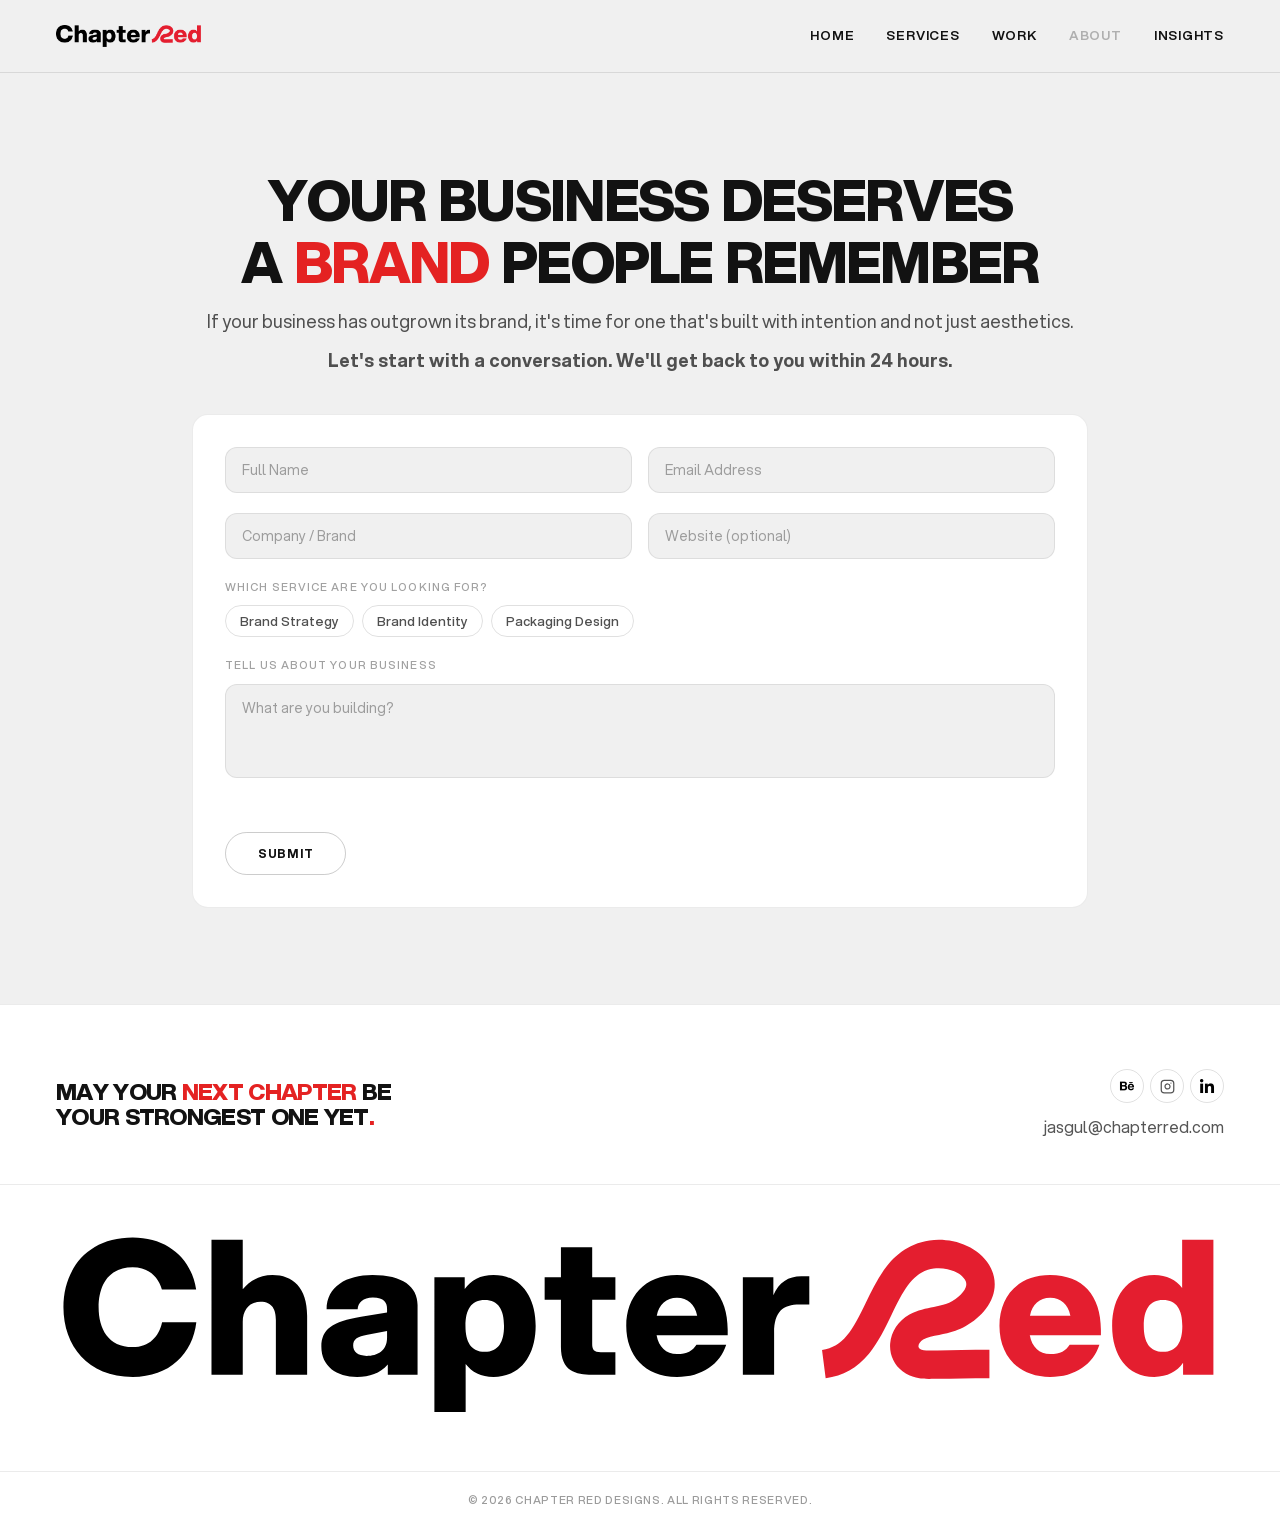
<file: book-a-call.html>
<!DOCTYPE html>
<html lang="en" class="antialiased">
<head>
  <meta charset="UTF-8" />
  <!-- Google tag (gtag.js) -->
  <script async src="https://www.googletagmanager.com/gtag/js?id=G-K160Y2YJJE"></script>
  <script>
    window.dataLayer = window.dataLayer || [];
    function gtag(){dataLayer.push(arguments);}
    gtag('js', new Date());
    gtag('config', 'G-K160Y2YJJE');
  </script>
  <meta name="viewport" content="width=device-width, initial-scale=1.0" />
  <title>Book a Call — Chapter Red</title>
  <meta name="description" content="Start a conversation with Chapter Red. Tell us about your business and we'll get back to you within 24 hours." />
  <link rel="canonical" href="https://chapterred.com/book-a-call.html" />
  <link rel="icon" href="vector.png" />
  <link rel="stylesheet" href="styles.css" />
  <script src="https://www.google.com/recaptcha/api.js" async defer></script>
</head>
<body>
  <div class="site-root instant" id="site-root">
    <div class="page-bg">
      <div class="page-grid">
        <span style="left:20%"></span>
        <span style="left:38%"></span>
        <span style="left:50%"></span>
        <span style="left:62%"></span>
        <span style="left:80%"></span>
      </div>

      <div class="page-z">
        <!-- ── Navbar ── -->
        <header class="navbar scrolled" id="navbar">
          <div class="navbar-inner">
            <a href="index.html" class="navbar-logo"><img src="brand/logo.png" alt="Chapter Red" /></a>
            <nav class="navbar-nav">
              <a class="navbar-link" href="index.html">HOME</a>
              <a class="navbar-link" href="index.html#services">SERVICES</a>
              <a class="navbar-link" href="work/index.html">WORK</a>
              <a class="navbar-link navbar-link--disabled" aria-disabled="true" title="Coming soon">ABOUT</a>
              <a class="navbar-link" href="#">INSIGHTS</a>
            </nav>
            <button class="hamburger" id="hamburger" aria-label="Open menu">
              <span></span><span></span><span></span>
            </button>
          </div>
        </header>
        <div class="mobile-nav" id="mobile-nav">
          <div class="mobile-nav-header">
            <a class="navbar-logo mobile-nav-logo" href="index.html"><img src="brand/logo.png" alt="Chapter Red" /></a>
            <button class="mobile-nav-close" id="mobile-nav-close" aria-label="Close menu">
              <svg width="20" height="20" viewBox="0 0 24 24" fill="none" stroke="currentColor" stroke-width="2.5" stroke-linecap="round"><line x1="18" y1="6" x2="6" y2="18"/><line x1="6" y1="6" x2="18" y2="18"/></svg>
            </button>
          </div>
          <nav class="mobile-nav-links" id="mobile-nav-links"></nav>
          <div class="mobile-nav-footer">
            <a class="btn-call-lg" id="mobile-nav-cta" href="book-a-call.html">
              <svg width="14" height="14" viewBox="0 0 24 24" fill="none" stroke="currentColor" stroke-width="2" stroke-linecap="round" stroke-linejoin="round"><path d="M22 16.92v3a2 2 0 0 1-2.18 2 19.79 19.79 0 0 1-8.63-3.07 19.5 19.5 0 0 1-6-6 19.79 19.79 0 0 1-3.07-8.67A2 2 0 0 1 4.11 2h3a2 2 0 0 1 2 1.72c.127.96.361 1.903.7 2.81a2 2 0 0 1-.45 2.11L8.09 9.91a16 16 0 0 0 6 6l1.27-1.27a2 2 0 0 1 2.11-.45c.907.339 1.85.573 2.81.7A2 2 0 0 1 22 16.92z"/></svg>
              BOOK A CALL
            </a>
          </div>
        </div>

        <div style="padding-top:4.5rem">
          <!-- ── Contact ── -->
          <section class="contact" id="contact">
            <div class="contact-inner" style="max-width:100%">
              <div style="text-align:center; margin-bottom:2.5rem">
                <h2 style="font-size:clamp(32px,4.5vw,56px);font-weight:800;letter-spacing:-0.03em;line-height:1.1;color:#121212;margin-bottom:1rem;text-wrap:balance;max-width:22ch;margin-left:auto;margin-right:auto;text-transform:uppercase">Your business deserves a <span style="color:#E42222">brand</span> people remember</h2>
                <p style="font-size:clamp(17px,1.4vw,20px);color:#4F4F4F;line-height:1.5;margin-bottom:0.75rem">If your business has outgrown its brand, it&apos;s time for one that&apos;s built with intention and not just aesthetics.</p>
                <p style="font-size:clamp(17px,1.4vw,20px);color:#4F4F4F;line-height:1.5"><strong>Let&apos;s start with a conversation. We&apos;ll get back to you within 24 hours.</strong></p>
              </div>
              <div class="contact-card" style="max-width:56rem;margin:0 auto;width:100%">

                <!-- ── Success state (hidden until submission) ── -->
                <div id="contact-success" style="display:none;text-align:center;padding:3rem 1rem">
                  <p style="font-size:1.5rem;font-weight:800;color:#121212;margin-bottom:0.75rem">We&apos;ve got your message.</p>
                  <p style="font-size:1rem;color:#4F4F4F;line-height:1.6">We&apos;ll review your enquiry and get back to you within 24 hours.</p>
                </div>

                <!-- ── Form ── -->
                <form class="contact-form" id="contact-form">
                  <!-- Honeypot: invisible to humans, bots fill it in -->
                  <input type="text" name="_hp" tabindex="-1" autocomplete="off"
                    style="position:absolute;left:-9999px;width:1px;height:1px;opacity:0;" aria-hidden="true" />

                  <div class="contact-row">
                    <input class="field" type="text" name="name" placeholder="Full Name" autocomplete="off" />
                    <input class="field" type="email" name="email" placeholder="Email Address" autocomplete="off" />
                  </div>
                  <div class="contact-row">
                    <input class="field" type="text" name="company" placeholder="Company / Brand" autocomplete="off" />
                    <input class="field" type="url" name="website" placeholder="Website (optional)" autocomplete="off" />
                  </div>
                  <div>
                    <p class="field-label">Which service are you looking for?</p>
                    <div class="service-tags">
                      <button type="button" class="service-tag">Brand Strategy</button>
                      <button type="button" class="service-tag">Brand Identity</button>
                      <button type="button" class="service-tag">Packaging Design</button>
                    </div>
                  </div>
                  <div>
                    <p class="field-label">Tell us about your business</p>
                    <textarea class="field" name="message" placeholder="What are you building?" rows="3"></textarea>
                  </div>

                  <!-- reCAPTCHA widget — replace YOUR_RECAPTCHA_SITE_KEY_HERE with your Site Key -->
                  <div class="g-recaptcha" data-sitekey="6LeJiXAtAAAAABmM5H7StC3I7NQ_BDrQmKzmrGQA" style="margin-bottom:0.5rem"></div>

                  <!-- Inline error message -->
                  <p id="contact-error" style="display:none;color:#E42222;font-size:0.875rem;margin-bottom:0.75rem;font-family:'Aspekta',sans-serif;font-weight:600"></p>

                  <button type="submit" class="submit-btn">
                    <span class="fill"></span>
                    <span class="label">Submit</span>
                  </button>
                </form>

              </div>
            </div>
          </section>

          <!-- ── Footer ── -->
          <footer class="footer">
            <div class="footer-quote-wrap">
              <p class="footer-quote-text">May your <span class="footer-quote-dot">next chapter</span> be your strongest one yet<span class="footer-quote-dot">.</span></p>
              <div class="footer-right-group">
                <div class="footer-socials">
                  <a href="https://www.behance.net/chapterreddesigns" target="_blank" rel="noopener" aria-label="Behance">
                    <img src="brand/behance.png" alt="Behance" width="16" height="16" style="display:block;object-fit:contain" />
                  </a>
                  <a href="https://www.instagram.com/chapterreddesigns/" target="_blank" rel="noopener" aria-label="Instagram">
                    <svg viewBox="0 0 24 24" fill="none" stroke="currentColor" stroke-width="2" stroke-linecap="round" stroke-linejoin="round" width="15" height="15"><rect x="2" y="2" width="20" height="20" rx="5" ry="5"/><path d="M16 11.37A4 4 0 1 1 12.63 8 4 4 0 0 1 16 11.37z"/><line x1="17.5" y1="6.5" x2="17.51" y2="6.5"/></svg>
                  </a>
                  <a href="https://www.linkedin.com/company/chapterred/" target="_blank" rel="noopener" aria-label="LinkedIn">
                    <img src="brand/linnkedin.png" alt="LinkedIn" width="16" height="16" style="display:block;object-fit:contain" />
                  </a>
                </div>
                <a class="footer-email-link" href="mailto:jasgul@chapterred.com">jasgul@chapterred.com</a>
              </div>
            </div>
            <div class="footer-logo-section">
              <img src="brand/logo-footer.svg" alt="Chapter Red" class="footer-logo-img" />
            </div>
            <div class="footer-bottom">
              <p class="footer-copyright">© 2026 CHAPTER RED DESIGNS. All Rights Reserved.</p>
            </div>
          </footer>
        </div>
      </div>
    </div>
  </div>

  <script src="main.js"></script>
  <script>
    (function () {
      // ── Replace this with your deployed Apps Script URL ──────────────────
      var SCRIPT_URL = 'https://script.google.com/macros/s/AKfycbzZAZNflOzKBkge-On6JZPZ9CW-n44VfLo4OvRShWR_R4fAWEC9_jjk61_ZEn3adptIqQ/exec';
      // ─────────────────────────────────────────────────────────────────────

      var form       = document.getElementById('contact-form');
      var successEl  = document.getElementById('contact-success');
      var errorEl    = document.getElementById('contact-error');
      var submitBtn  = form.querySelector('.submit-btn');
      var labelEl    = submitBtn.querySelector('.label');

      form.addEventListener('submit', function (e) {
        e.preventDefault();

        // Collect selected service tags (toggled by main.js with class "selected")
        var services = Array.from(form.querySelectorAll('.service-tag.selected'))
          .map(function (t) { return t.textContent.trim(); })
          .join(', ');

        // reCAPTCHA token
        var token = (typeof grecaptcha !== 'undefined') ? grecaptcha.getResponse() : '';
        if (!token) {
          showError('Please tick the "I\'m not a robot" box before submitting.');
          return;
        }

        var payload = {
          name:     form.querySelector('[name="name"]').value.trim(),
          email:    form.querySelector('[name="email"]').value.trim(),
          company:  form.querySelector('[name="company"]').value.trim(),
          website:  form.querySelector('[name="website"]').value.trim(),
          services: services,
          message:  form.querySelector('[name="message"]').value.trim(),
          token:    token,
          _hp:      form.querySelector('[name="_hp"]').value
        };

        // Attribution ids so the Apps Script can report the lead server-side.
        if (window.CRDLead) Object.assign(payload, window.CRDLead.context());

        // Basic required field check
        if (!payload.name || !payload.email || !payload.message) {
          showError('Please fill in your name, email and message.');
          return;
        }

        setLoading(true);
        hideError();

        // Google Apps Script doesn't support CORS, so we use no-cors + text/plain.
        // The request still executes and writes to the sheet — we just can't read
        // the response body, so we show success once the network call completes.
        fetch(SCRIPT_URL, {
          method:  'POST',
          mode:    'no-cors',
          keepalive: true,
          headers: { 'Content-Type': 'text/plain' },
          body:    JSON.stringify(payload)
        })
        .then(function () {
          // Real URL so Google can see the lead; the page fires the conversion.
          if (window.CRDLead) { window.CRDLead.complete(); return; }
          form.style.display = 'none';
          successEl.style.display = 'block';
        })
        .catch(function () {
          showError('Could not send your message. Please try again or email us directly.');
          if (typeof grecaptcha !== 'undefined') grecaptcha.reset();
        })
        .finally(function () {
          setLoading(false);
        });
      });

      function setLoading(on) {
        submitBtn.disabled = on;
        labelEl.textContent = on ? 'Sending…' : 'Submit';
      }

      function showError(msg) {
        errorEl.textContent = msg;
        errorEl.style.display = 'block';
      }

      function hideError() {
        errorEl.style.display = 'none';
      }
    })();
  </script>
</body>
</html>
</file>
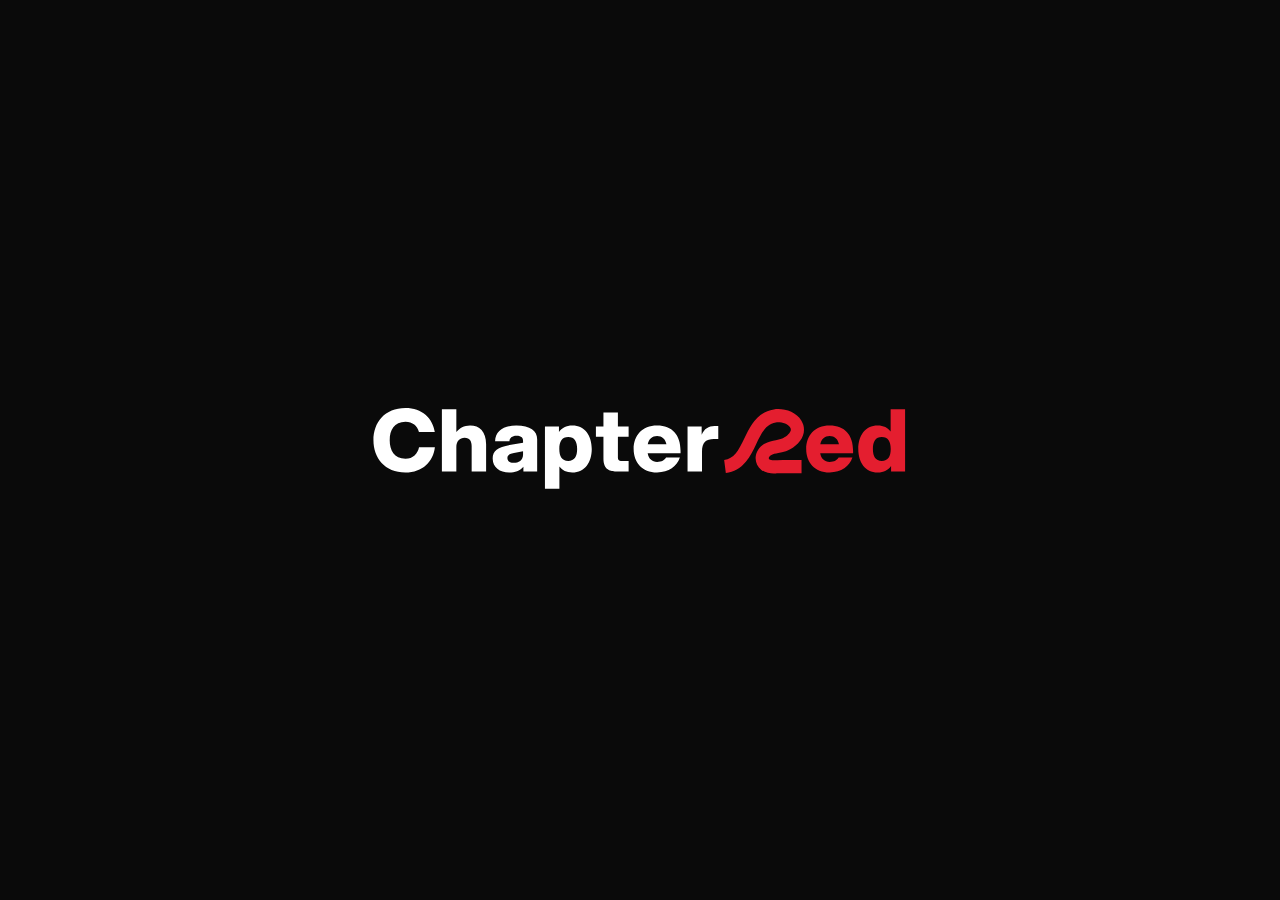
<file: intro-preview.html>
<!DOCTYPE html>
<html lang="en">
<head>
  <meta charset="UTF-8" />
  <meta name="viewport" content="width=device-width, initial-scale=1.0" />
  <title>Intro Preview — Chapter Red</title>
  <style>
    *, *::before, *::after { box-sizing: border-box; margin: 0; padding: 0; }

    body {
      background: #f0f0f0;
      font-family: -apple-system, sans-serif;
      display: flex;
      align-items: center;
      justify-content: center;
      min-height: 100vh;
    }

    /* ── Overlay ── */
    #intro {
      position: fixed;
      inset: 0;
      background: #0a0a0a;
      z-index: 100;
      display: flex;
      align-items: center;
      justify-content: center;
      overflow: hidden;
    }

    /* ── Logo ── */
    #intro-logo {
      width: min(540px, 72vw);
      opacity: 0;
      transform: scale(1.08);
      transition: opacity 0.9s cubic-bezier(0.16,1,0.3,1),
                  transform 0.9s cubic-bezier(0.16,1,0.3,1);
      position: relative;
      z-index: 2;
    }
    #intro-logo.show {
      opacity: 1;
      transform: scale(1.0);
    }

    /* make non-red paths white so logo reads on dark bg */
    #intro-logo path:not([fill]) { fill: #ffffff; }

    /* ── Red sweep (floods from bottom) ── */
    #intro-sweep {
      position: absolute;
      inset: 0;
      background: #e41e2f;
      transform: translateY(100%);
      transition: transform 0.55s cubic-bezier(0.76,0,0.24,1);
      z-index: 3;
    }
    #intro-sweep.flood {
      transform: translateY(0%);
    }

    /* ── Exit: entire overlay slides up ── */
    #intro {
      transition: transform 0.65s cubic-bezier(0.76,0,0.24,1),
                  opacity 0.4s ease;
    }
    #intro.exit {
      transform: translateY(-100%);
    }

    /* ── Replay button (shown when animation done) ── */
    #replay {
      position: fixed;
      bottom: 2rem;
      left: 50%;
      translate: -50% 0;
      z-index: 200;
      background: #0a0a0a;
      color: #fff;
      border: none;
      padding: 0.7rem 1.6rem;
      font-size: 0.8125rem;
      font-weight: 600;
      letter-spacing: 0.1em;
      text-transform: uppercase;
      border-radius: 100px;
      cursor: pointer;
      opacity: 0;
      pointer-events: none;
      transition: opacity 0.3s ease;
    }
    #replay.show {
      opacity: 1;
      pointer-events: auto;
    }
    #replay:hover { background: #e41e2f; }

    /* ── "Site revealed" label ── */
    #site-label {
      text-align: center;
      opacity: 0;
      transition: opacity 0.5s ease 0.3s;
    }
    #site-label.show { opacity: 1; }
    #site-label h1 {
      font-size: clamp(1.5rem, 4vw, 2.5rem);
      font-weight: 800;
      color: #121212;
      letter-spacing: -0.04em;
    }
    #site-label p {
      color: #888;
      font-size: 0.9375rem;
      margin-top: 0.5rem;
    }
  </style>
</head>
<body>

  <!-- what the "site" looks like after reveal -->
  <div id="site-label">
    <h1>Site loads here.</h1>
    <p>Intro complete — animation exits upward.</p>
  </div>

  <!-- intro overlay -->
  <div id="intro">
    <!-- logo: inlined so we can style the paths -->
    <svg id="intro-logo" xmlns="http://www.w3.org/2000/svg" viewBox="80 855 1845 300" aria-label="Chapter Red">
      <g>
        <path d="M91.69,972.21c0-60.61,38.44-109.99,109.4-109.99,56.47,0,93.14,34.89,100.23,81.9h-54.11c-5.62-20.4-21.58-34.89-46.12-34.89-38.73,0-53.81,28.98-53.81,62.98s15.08,62.98,53.81,62.98c26.31,0,41.39-16.56,46.42-39.32h54.11c-5.62,49.38-42.28,86.34-100.53,86.34-70.96,0-109.4-49.38-109.4-109.99Z"/>
        <path d="M325.57,865.77h49.38v78.06c10.64-13.01,26.31-22.47,47.01-22.47,31.93,0,54.7,19.51,54.7,64.75v92.54h-49.38v-86.34c0-15.67-5.32-28.68-24.24-28.68-16.56,0-28.09,11.83-28.09,31.93v83.08h-49.38v-212.88Z"/>
        <path d="M604.09,1062.68c-13.01,14.49-28.38,19.51-48.49,19.51-32.52,0-56.47-16.85-56.47-47.6,0-27.5,17.44-39.92,62.68-47.31l41.1-6.8v-5.91c0-9.17-4.14-17.74-22.47-17.74-15.37,0-23.65,8.28-23.95,18.63h-49.08c.3-35.78,31.05-54.11,72.44-54.11,47.9,0,71.26,18.33,71.26,47.31v109.99h-47.01v-15.97ZM570.68,1049.08c17.15,0,32.23-7.98,32.23-28.68v-10.64l-31.05,5.91c-15.37,2.96-22.47,6.5-22.47,17.15,0,10.05,7.39,16.26,21.29,16.26Z"/>
        <path d="M725.61,924.9v18.63c9.76-13.9,24.54-22.18,45.53-22.18,43.46,0,66.53,34.89,66.53,80.42s-23.06,80.42-66.53,80.42c-19.81,0-34.3-7.69-44.06-20.4v75.99h-49.38v-212.88h47.9ZM757.25,1042.58c21.58,0,30.45-15.67,30.45-40.8s-8.87-40.8-30.45-40.8-30.45,15.67-30.45,40.8,8.87,40.8,30.45,40.8Z"/>
        <path d="M926.97,877.59v47.31h36.66v35.48h-36.66v69.78c0,8.57,2.66,13.01,13.6,13.01h23.06v35.48h-36.96c-25.43,0-49.08-5.32-49.08-43.76v-74.51h-25.72v-35.48h25.72v-47.31h49.38Z"/>
        <path d="M980.78,1001.77c0-45.53,28.38-80.42,80.13-80.42s80.13,32.52,80.13,86.34v8.87h-112.35c3.55,18.63,14.78,29.57,32.23,29.57,16.26,0,24.84-5.32,30.75-14.78h47.01c-10.05,30.45-37.55,50.86-77.76,50.86-51.74,0-80.13-34.89-80.13-80.42ZM1092.84,985.51c-3.84-17.74-15.08-28.09-31.93-28.09s-28.09,10.35-31.93,28.09h63.86Z"/>
        <path d="M1164.99,924.9h48.19v28.38c8.87-20.7,23.65-30.16,44.06-30.16h12.71v44.65h-15.38c-26.02,0-40.21,10.94-40.21,44.35v66.53h-49.38v-153.75Z"/>
        <path fill="#e41e2f" d="M1570.35,1001.77c0-45.53,28.38-80.42,80.13-80.42s80.13,32.52,80.13,86.34v8.87h-112.35c3.55,18.63,14.78,29.57,32.23,29.57,16.26,0,24.84-5.32,30.75-14.78h47.01c-10.05,30.45-37.55,50.86-77.76,50.86-51.74,0-80.13-34.89-80.13-80.42ZM1682.41,985.51c-3.84-17.74-15.08-28.09-31.93-28.09s-28.09,10.35-31.93,28.09h63.86Z"/>
        <path fill="#e41e2f" d="M1860.41,1078.65v-18.63c-9.76,13.9-24.54,22.18-45.53,22.18-43.46,0-66.53-34.89-66.53-80.42s23.06-80.42,66.53-80.42c19.81,0,34.3,7.69,44.05,20.4v-75.99h49.38v212.88h-47.9ZM1828.77,1042.58c21.58,0,30.45-15.67,30.45-40.8s-8.87-40.8-30.45-40.8-30.45,15.67-30.45,40.8,8.87,40.8,30.45,40.8Z"/>
        <path fill="#e41e2f" d="M1459.27,1085.41c-12.93,0-28.52-1.45-42.04-12.05-13.77-10.79-20.89-26.71-19.53-43.69,1.5-18.77,13.17-36.36,30.44-45.91,12.91-7.13,26.47-9.7,38.44-11.96,6.99-1.32,13.59-2.57,19.09-4.54,14.33-5.14,27.83-16.58,31.41-26.61,1.52-4.26,1.09-7.87-1.43-12.07-8.24-13.72-32.05-20.14-49.11-17.53-31.8,4.86-46.46,31.05-66.83,73.61-10.09,21.08-20.51,42.87-35.53,60.94-18.64,22.42-41,35.04-68.37,38.57l-5.75-44.5c33.39-4.31,48.41-30.98,69.18-74.38,20.14-42.09,42.97-89.81,100.53-98.6,32.33-4.94,75.13,6.79,94.34,38.78,9.51,15.82,11.32,33.2,5.23,50.25-9.9,27.74-37.71,46.3-58.52,53.76-8.84,3.17-17.52,4.81-25.91,6.4-9.49,1.8-18.46,3.49-25.08,7.15-4.74,2.62-7.17,7.13-7.41,10.22-.13,1.65.24,3.03,2.48,4.79,3.58,2.8,12.3,2.6,20.73,2.4,2.27-.05,4.51-.1,6.7-.11,12.78-.04,25.81-.23,38.4-.41,14.3-.21,29.08-.42,43.75-.42v44.87c-14.35,0-28.96.21-43.1.42-12.72.19-25.88.38-38.92.42-1.89,0-3.82.05-5.78.1-2.34.05-4.83.11-7.42.11Z"/>
      </g>
    </svg>

    <!-- red flood panel -->
    <div id="intro-sweep"></div>
  </div>

  <button id="replay">↺ &nbsp;Replay</button>

  <script>
    const intro   = document.getElementById('intro');
    const logo    = document.getElementById('intro-logo');
    const sweep   = document.getElementById('intro-sweep');
    const replay  = document.getElementById('replay');
    const label   = document.getElementById('site-label');

    function run() {
      // reset
      intro.style.transform = '';
      intro.style.transition = 'none';
      logo.classList.remove('show');
      sweep.classList.remove('flood');
      sweep.style.transition = 'none';
      label.classList.remove('show');
      replay.classList.remove('show');

      // force reflow
      intro.offsetHeight;

      intro.style.transition = 'transform 0.65s cubic-bezier(0.76,0,0.24,1)';
      sweep.style.transition  = 'transform 0.55s cubic-bezier(0.76,0,0.24,1)';

      // phase 1 — logo in (after 400ms pause)
      setTimeout(() => logo.classList.add('show'), 400);

      // phase 2 — red floods up from bottom
      setTimeout(() => sweep.classList.add('flood'), 1800);

      // phase 3 — whole overlay slides up, revealing site
      setTimeout(() => {
        intro.style.transform = 'translateY(-100%)';
      }, 2500);

      // phase 4 — show site label + replay
      setTimeout(() => {
        label.classList.add('show');
        replay.classList.add('show');
      }, 3200);
    }

    replay.addEventListener('click', run);
    run();
  </script>
</body>
</html>
</file>
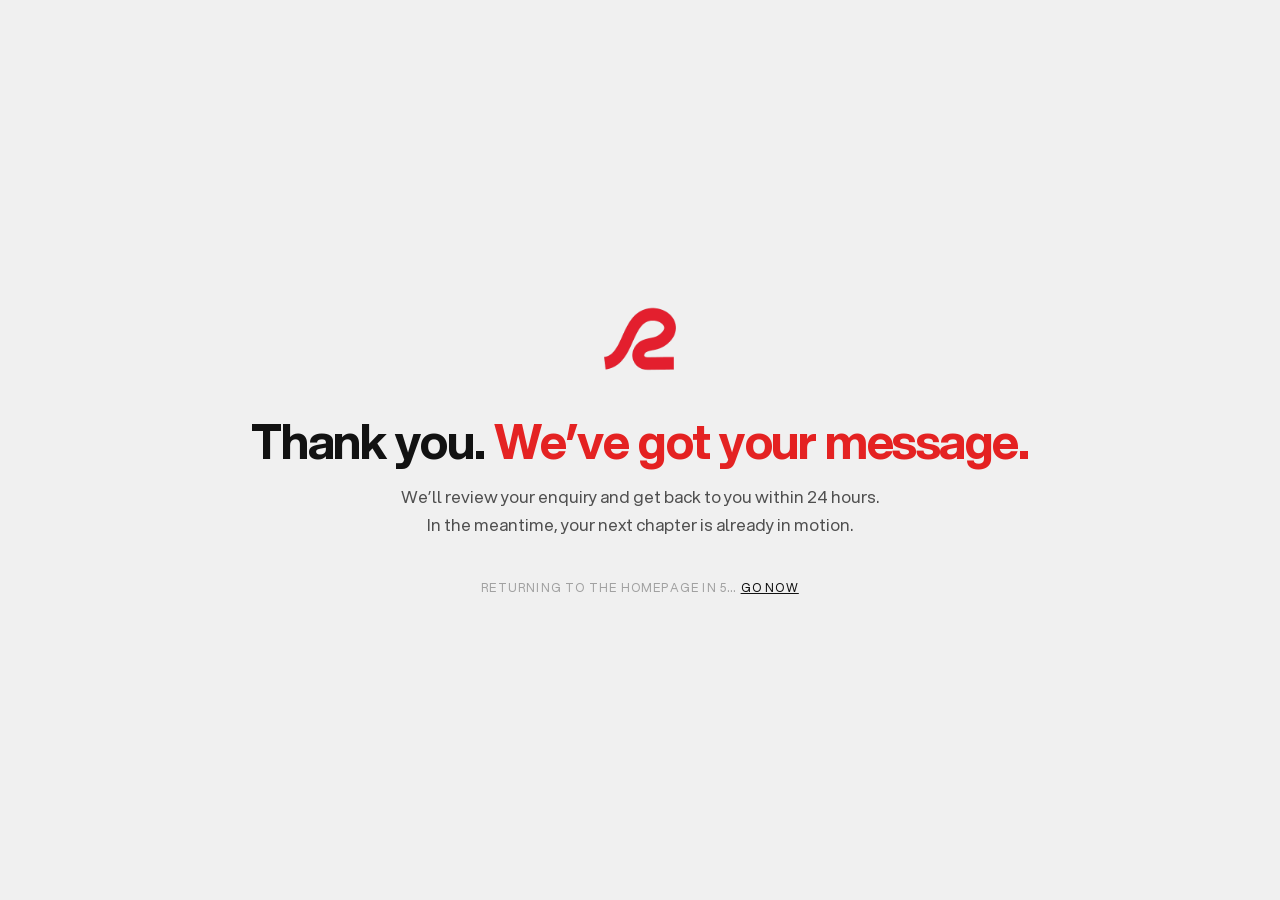
<file: thank-you.html>
<!DOCTYPE html>
<html lang="en" class="antialiased">
<head>
  <meta charset="UTF-8" />
  <!-- Google tag (gtag.js) -->
  <script async src="https://www.googletagmanager.com/gtag/js?id=G-K160Y2YJJE"></script>
  <script>
    window.dataLayer = window.dataLayer || [];
    function gtag(){dataLayer.push(arguments);}
    gtag('js', new Date());
    gtag('config', 'G-K160Y2YJJE');
  </script>
  <meta name="viewport" content="width=device-width, initial-scale=1.0" />
  <!-- Must never be indexed: it would show up in search as a landing page. -->
  <meta name="robots" content="noindex, nofollow" />
  <title>Thank You | Chapter Red</title>
  <link rel="icon" href="vector.png" />
  <link rel="stylesheet" href="styles.css" />
  <style>
    .ty-wrap {
      min-height: 100vh;
      background: #F0F0F0;
      display: flex;
      flex-direction: column;
      align-items: center;
      justify-content: center;
      text-align: center;
      padding: 2rem 1.5rem;
    }
    .ty-logo { width: 4.5rem; height: auto; margin-bottom: 2.5rem; }
    .ty-wrap h1 {
      font-size: clamp(28px, 4vw, 48px);
      font-weight: 700;
      letter-spacing: -0.03em;
      line-height: 1.1;
      color: #121212;
      margin-bottom: 1rem;
    }
    .ty-wrap h1 .red { color: var(--red); }
    .ty-sub {
      font-size: clamp(15px, 1.4vw, 17px);
      line-height: 1.65;
      color: #4F4F4F;
      max-width: 30rem;
      margin: 0 auto 2.5rem;
    }
    .ty-note {
      font-size: 0.75rem;
      letter-spacing: 0.1em;
      text-transform: uppercase;
      color: #A1A1A1;
      font-family: 'Aspekta', sans-serif;
    }
    .ty-note a { color: #121212; text-decoration: underline; }
  </style>
</head>
<body>
  <div class="ty-wrap">
    <img class="ty-logo" src="vector.png" alt="Chapter Red" />
    <h1>Thank you. <span class="red">We&rsquo;ve got your message.</span></h1>
    <p class="ty-sub">
      We&rsquo;ll review your enquiry and get back to you within 24 hours.
      In the meantime, your next chapter is already in motion.
    </p>
    <p class="ty-note" id="ty-note">
      Returning to the homepage&hellip; <a href="index.html">Go now</a>
    </p>
  </div>

  <script>
    (function () {
      // Only count a conversion for a visitor who actually just submitted.
      // Without this, a refresh or a shared/bookmarked link re-fires it.
      var LEAD_KEY = 'cr-lead-pending';
      var isRealLead = false;
      try {
        isRealLead = sessionStorage.getItem(LEAD_KEY) === '1';
        if (isRealLead) sessionStorage.removeItem(LEAD_KEY);
      } catch (e) { /* private mode — fall through as a normal visit */ }

      if (isRealLead) {
        gtag('event', 'generate_lead', {
          event_category: 'contact',
          event_label: 'contact_form',
          value: 1
        });

        // ── Google Ads conversion ────────────────────────────────────────
        // When you have an Ads account, paste the event snippet here. It looks
        // like the line below, with your own AW- id and label:
        //
        //   gtag('event', 'conversion', { send_to: 'AW-XXXXXXXXX/AbC-D_efGh' });
        //
        // The Ads tag itself (gtag config for AW-XXXXXXXXX) must also be added
        // to the <head> above, alongside the G-K160Y2YJJE config.
        // ─────────────────────────────────────────────────────────────────
      }

      // Give the tags time to fire before navigating away. GA4 needs ~1-2s;
      // 6s is comfortable and still feels like a confirmation, not a dead end.
      var SECONDS = 6;
      var note = document.getElementById('ty-note');
      function tick() {
        note.innerHTML = 'Returning to the homepage in ' + SECONDS +
          '&hellip; <a href="index.html">Go now</a>';
        if (SECONDS-- <= 0) { window.location.replace('index.html'); return; }
        setTimeout(tick, 1000);
      }
      tick();
    })();
  </script>
</body>
</html>
</file>
<file: work.css>
/* ==========================================================================
   Punjabi Kadhai case study — translated from app/work/punjabi-kadhai/page.tsx
   Breakpoints: sm = 640px, md = 768px
   ========================================================================== */
.pk { background: #f0f0f0; width: 100%; display: flex; flex-direction: column; font-family: 'Aspekta', sans-serif; }
.pk-wrap { max-width: 1512px; margin: 0 auto; width: 100%; padding: 0 20px; }
@media (min-width: 768px) { .pk-wrap { padding: 0 106px; } }

/* Back to Projects */
.pk-back { display: flex; align-items: center; gap: 12px; width: fit-content; margin-top: 48px; }
.pk-back-icon { width: 38px; height: 36px; background: #d9d9d9; display: flex; align-items: center; justify-content: center; flex-shrink: 0; }
.pk-back-text { color: #101214; font-size: 16px; line-height: 22.4px; font-weight: 550; }
@media (min-width: 768px) { .pk-back { margin-top: 172px; } }

/* Titles */
.pk-title { color: #000; font-weight: 800; }
.pk-title--h1 { font-size: 36px; line-height: 44px; }
.pk-title--h2 { font-size: 36px; line-height: 40px; }
.pk-title--h3 { font-size: 28px; line-height: 34px; }
@media (min-width: 768px) {
  .pk-title--h1 { font-size: 64px; line-height: 76.8px; }
  .pk-title--h2 { font-size: 64px; line-height: 64px; }
  .pk-title--h3 { font-size: 45px; line-height: 54px; }
}
.pk-title--h1.pk-project { margin-top: 32px; font-size: 22px; line-height: 1.3; text-transform: uppercase; }
@media (min-width: 768px) { .pk-title--h1.pk-project { margin-top: 100px; font-size: 40px; line-height: 1.25; } }

.pk-dark { color: #101214; }
.pk-red { color: #e41e2f; }

/* Body text */
.pk-p { color: #101214; font-size: 16px; line-height: 22.4px; font-weight: 400; }
.pk-sub { font-size: 16px; line-height: 19.2px; font-weight: 800; }

/* Real photos (natural aspect ratio) */
.pk-photo { width: 100%; height: auto; display: block; border-radius: 16px; }
.pk-photo--edge, .pk-photo--craft { width: 100%; }
.pk-row > .pk-photo { width: 100%; }
@media (min-width: 768px) {
  /* min-width:0 + max-width:100% — a flex item defaults to min-width:auto, which
     floors it at the image's intrinsic width and pushes it past the page margin.
     These two keep every side-by-side photo inside the content column. */
  .pk-photo--edge { width: 46%; flex-shrink: 0; min-width: 0; max-width: 46%; }
  .pk-photo--craft { flex: 1 1 0; min-width: 0; max-width: 100%; }
  .pk-row > .pk-photo { flex: 1 1 0; width: 0; min-width: 0; max-width: 100%; }
}

/* Placeholder images */
.pk-img {
  background: #E5E5E5;
  display: flex; align-items: center; justify-content: center;
  flex-shrink: 0;
  border-radius: 16px;
  border: 1px dashed rgba(0, 0, 0, 0.15);
}
.pk-img span {
  font-size: 10px; font-weight: 600; letter-spacing: 0.14em;
  text-transform: uppercase; color: #A1A1A1; text-align: center; padding: 0 8px;
}
.pk-img--full { width: 100%; height: 220px; }
.pk-img--detail { flex: 1; height: 180px; }
.pk-img--half { flex: 1; height: 220px; }
.pk-img--edge { width: 100%; height: 220px; }
.pk-img--craft { width: 100%; height: 220px; }
@media (min-width: 640px) {
  .pk-img--full, .pk-img--half, .pk-img--edge, .pk-img--craft { height: 380px; }
  .pk-img--detail { height: 280px; }
}
@media (min-width: 768px) {
  .pk-img--full { height: 780px; }
  .pk-img--half { height: 780px; }
  .pk-img--detail { height: 500px; }
  .pk-img--edge { width: 46%; height: 780px; flex-shrink: 0; }
  .pk-img--craft { flex: 1; height: 780px; }
}

/* Top-margin helpers  (mobile / desktop) */
.pk-mt-hero { margin-top: 24px; }
.pk-mt-90 { margin-top: 32px; }
.pk-mt-105 { margin-top: 24px; }
.pk-mt-106 { margin-top: 32px; }
.pk-mt-100 { margin-top: 32px; }
.pk-mt-100b { margin-top: 24px; }
.pk-mt-101 { margin-top: 32px; }
.pk-mt-103 { margin-top: 24px; }
@media (min-width: 768px) {
  .pk-mt-hero { margin-top: 88px; }
  .pk-mt-90 { margin-top: 90px; }
  .pk-mt-105 { margin-top: 105px; }
  .pk-mt-106 { margin-top: 106px; }
  .pk-mt-100, .pk-mt-100b { margin-top: 100px; }
  .pk-mt-101 { margin-top: 101px; }
  .pk-mt-103 { margin-top: 103px; }
}

/* About the Brand */
.pk-about { margin-top: 40px; display: flex; flex-direction: column; gap: 32px; }
.pk-about-meta .pk-dl { display: flex; flex-direction: column; gap: 20px; }
.pk-dt { color: #e41e2f; font-size: 16px; line-height: 22.4px; font-weight: 800; }
.pk-dd { color: #101214; font-size: 20px; line-height: 28px; font-weight: 550; margin: 0; }
.pk-dd--credits { font-weight: 400; }
@media (min-width: 768px) {
  .pk-about {
    margin-top: 88px;
    display: grid;
    grid-template-columns: 1fr 1fr;
    grid-template-rows: auto 1fr;
    row-gap: 0;
    column-gap: 100px;
  }
  .pk-about-title { grid-row: 1 / 2; grid-column: 1 / 2; align-self: start; }
  .pk-about-body { grid-row: 1 / 3; grid-column: 2 / 3; display: flex; align-items: center; padding: 10px 0; }
  .pk-about-meta { grid-row: 2 / 3; grid-column: 1 / 2; align-self: end; padding-bottom: 10px; }
}
.pk-about-body { display: flex; align-items: flex-start; padding: 10px 0; }

/* Finding Brand's Edge */
.pk-edge { margin-top: 40px; display: flex; flex-direction: column; gap: 32px; }
.pk-edge-body { display: flex; flex-direction: column; gap: 43px; }
.pk-edge-block { display: flex; flex-direction: column; gap: 5px; }
.pk-edge-block--tight { gap: 4px; }
@media (min-width: 768px) {
  .pk-edge { margin-top: 99px; flex-direction: row; align-items: flex-start; gap: 96px; }
}

/* Humanising the Brand */
.pk-humanise { margin-top: 40px; display: flex; flex-direction: column; gap: 32px; }
@media (min-width: 768px) {
  .pk-humanise { margin-top: 100px; flex-direction: row; align-items: flex-start; gap: 98px; }
  .pk-humanise-title { flex-shrink: 0; }
  .pk-humanise-body { align-self: center; }
}

/* Crafting the Identity */
.pk-craft { margin-top: 40px; display: flex; flex-direction: column; gap: 32px; }
.pk-craft-body { display: flex; flex-direction: column; width: 100%; gap: 37px; }
@media (min-width: 768px) {
  .pk-craft { margin-top: 90px; flex-direction: row; align-items: flex-start; gap: 100px; }
  .pk-craft-body { width: 45%; flex-shrink: 0; }
}

/* Gallery */
.pk-gallery { padding-bottom: 64px; }
.pk-row { display: flex; flex-direction: column; gap: 16px; }
@media (min-width: 768px) {
  .pk-gallery { padding-bottom: 120px; }
  .pk-row { flex-direction: row; }
  .pk-row--3 { gap: 50px; }
  .pk-row--2 { gap: 100px; }
  /* Paired-row images stretch to a shared height; object-fit:cover makes the
     shorter one crop to fill instead of distorting. Pages tune the exact frame
     ratio per row where the two source images differ a lot. */
  .pk-row > .pk-photo { object-fit: cover; }
}

/* ── CTA Strip ── */
.pk-cta {
  background: #F4F4F4;
  padding: clamp(3rem, 6vw, 5rem) 0;
}
.pk-cta .pk-wrap {
  display: flex;
  flex-direction: column;
  gap: 2rem;
}
@media (min-width: 768px) {
  .pk-cta .pk-wrap {
    flex-direction: row;
    align-items: center;
    gap: clamp(2rem, 4vw, 4rem);
  }
  .pk-cta-heading { flex: 0 0 44%; }
}
.pk-cta-heading {
  font-family: 'Aspekta', sans-serif;
  font-size: clamp(28px, 3vw, 48px);
  font-weight: 800;
  color: #121212;
  text-transform: uppercase;
  letter-spacing: -0.02em;
  line-height: 1.1;
  margin: 0;
}
.pk-cta-heading span { color: #E42222; }
.pk-cta-right {
  flex: 1;
  display: flex;
  flex-direction: column;
  align-items: flex-start;
}
.pk-cta-body {
  font-size: clamp(17px, 1.5vw, 20px);
  color: #4F4F4F;
  line-height: 1.6;
  margin: 0 0 2rem;
}
</file>
<file: styles.css>
/* ==========================================================================
   Chapter Red — vanilla HTML/CSS/JS build
   Translated from the original Next.js + Tailwind + framer-motion source.
   ========================================================================== */

/* ── Aspekta variable font ─────────────────────────────────────────────── */
@font-face {
  font-family: 'Aspekta';
  src: url('font/aspekta-main/fonts/variable/AspektaVF.woff2') format('woff2 supports variations'),
       url('font/aspekta-main/fonts/variable/AspektaVF.woff2') format('woff2');
  font-weight: 100 1000;
  font-style: normal;
  font-display: swap;
}

:root {
  --bg-page: #F0F0F0;
  --bg-panel-alt: #E5E5E5;
  --bg-dark: #121212;
  --text-primary: #121212;
  --text-secondary: #4F4F4F;
  --text-tertiary: #A1A1A1;
  --accent-orange: #F24202;
  --accent-green: #00BA1F;
  --white: #FFFFFF;
  --border-dashed: rgba(0, 0, 0, 0.12);
  --red: #E42222;
}

/* ── Reset / base ──────────────────────────────────────────────────────── */
*, *::before, *::after { box-sizing: border-box; }

* { margin: 0; padding: 0; }

html {
  font-size: 16px;
  background: var(--bg-page);
  -webkit-font-smoothing: antialiased;
  -moz-osx-font-smoothing: grayscale;
  scroll-behavior: smooth;
}

body {
  background: var(--bg-page);
  color: var(--text-primary);
  font-family: 'Aspekta', sans-serif;
  overflow-x: hidden;
  line-height: 1.5;
}

img { display: block; max-width: 100%; }
a { color: inherit; text-decoration: none; }
button { font-family: inherit; cursor: pointer; background: none; border: none; color: inherit; }
input, textarea { font-family: inherit; }
ul { list-style: none; }

/* ── Shared helpers ────────────────────────────────────────────────────── */
.container-1280 { max-width: 80rem; margin: 0 auto; }
.section-pad { padding: 6rem 1.5rem; }
.border-t-solid { border-top: 1px solid rgba(0, 0, 0, 0.1); }
.border-t-dashed { border-top: 1px dashed rgba(0, 0, 0, 0.1); }

/* Two-tone section heading */
.heading-2 {
  font-weight: 800;
  line-height: 1.1;
  letter-spacing: -0.125rem;
  font-size: clamp(36px, 4.5vw, 58px);
}
.heading-2 .dark { color: #121212; }
.heading-2 .red { color: var(--red); }

/* Reveal-on-scroll (replaces framer whileInView) */
.reveal {
  opacity: 0;
  transform: translateY(1.875rem);
  transition: opacity 0.6s cubic-bezier(0.16, 1, 0.3, 1),
              transform 0.6s cubic-bezier(0.16, 1, 0.3, 1);
}
.reveal.is-visible { opacity: 1; transform: translateY(0); }

/* On-load fade-up (replaces framer initial/animate on blog pages) */
.load-up { opacity: 0; animation: loadUp 0.7s cubic-bezier(0.16, 1, 0.3, 1) forwards; }
@keyframes loadUp { from { opacity: 0; transform: translateY(1.5rem); } to { opacity: 1; transform: translateY(0); } }

@media (prefers-reduced-motion: reduce) {
  .reveal { opacity: 1; transform: none; transition: none; }
  .load-up { animation: none; opacity: 1; }
  html { scroll-behavior: auto; }
}

/* ── Page grid overlay (decorative dashed columns, desktop only) ────────── */
.page-grid {
  display: none;
  position: fixed;
  inset: 0;
  pointer-events: none;
  z-index: 1;
  overflow: hidden;
}
.page-grid span {
  position: absolute;
  top: 0;
  bottom: 0;
  border-left: 1px dashed rgba(0, 0, 0, 0.06);
}
@media (min-width: 768px) { .page-grid { display: block; } }

/* ── Intro: R draws on, then dissolves into the hero's dust ─────────────── */
.intro-overlay {
  position: fixed;
  inset: 0;
  z-index: 9999;
  background: #F0F0F0;
  overflow: hidden;
  transition: opacity 0.55s cubic-bezier(0.16,1,0.3,1);
}
.intro-overlay.exit { opacity: 0; pointer-events: none; }
#intro-canvas { display: block; width: 100%; height: 100%; }

.site-root {
  opacity: 0;
  transition: opacity 1s cubic-bezier(0.16, 1, 0.3, 1);
}
.site-root.reveal-now { opacity: 1; }
.site-root.instant { transition: none; opacity: 1; }

.page-bg { position: relative; min-height: 100vh; background: #F0F0F0; }
.page-z { position: relative; z-index: 10; }

/* ==========================================================================
   NAVBAR
   ========================================================================== */
.navbar {
  position: fixed;
  top: 0; left: 0; right: 0;
  z-index: 50;
  background: #F0F0F0;
  border-bottom: 1px solid rgba(0, 0, 0, 0.1);
  transition: background 0.3s, box-shadow 0.3s, backdrop-filter 0.3s;
}
.navbar.scrolled {
  background: rgba(240, 240, 240, 0.95);
  backdrop-filter: blur(4px);
  box-shadow: 0 1px 2px rgba(0, 0, 0, 0.05);
}
.navbar-inner {
  max-width: 94.5rem;
  margin: 0 auto;
  padding: 0 3.5rem;
  height: 4.5rem;
  display: flex;
  align-items: center;
  justify-content: space-between;
}
.navbar-logo img { height: 1.375rem; width: auto; }
.navbar-nav { display: none; align-items: center; gap: 2rem; }
.navbar-link {
  font-size: 0.8125rem;
  font-weight: 600;
  color: #121212;
  letter-spacing: 0.06em;
  transition: color 0.15s;
}
.navbar-link:hover { color: var(--red); }
.btn-call {
  display: none;
  align-items: center;
  gap: 0.5rem;
  background: var(--red);
  color: #fff;
  font-size: 0.8125rem;
  font-weight: 700;
  letter-spacing: 0.06em;
  border-radius: 9999px;
  padding: 0.75rem 1.5rem;
  transition: background 0.2s;
}
.btn-call:hover { background: #c91c1c; }
/* Full nav + CTA only once there's room for them; hamburger covers below. */
@media (min-width: 1000px) {
  .navbar-nav { display: flex; }
  .btn-call { display: inline-flex; }
}
@media (max-width: 640px) { .navbar-inner { padding: 0 1.5rem; } }

/* ==========================================================================
   HERO
   ========================================================================== */
.hero {
  position: relative;
  overflow: hidden;
  padding-top: 4.5rem;
  background: #F0F0F0;
  flex: 1;
  display: flex;
  flex-direction: column;
}
.hero canvas {
  position: absolute;
  inset: 0;
  z-index: 0;
  pointer-events: none;
}
.hero-inner {
  position: relative;
  z-index: 10;
  flex: 1;
  display: flex;
  flex-direction: column;
  align-items: center;
  justify-content: center;
  text-align: center;
  padding: 0 1.5rem;
  max-width: 80rem;
  margin: 0 auto;
  width: 100%;
}
.hero-logo { margin-bottom: 1.5rem; }
.hero-logo img { height: 1.875rem; width: auto; margin: 0 auto; }
.hero h1 {
  font-weight: 800;
  text-transform: uppercase;
  line-height: 0.92;
  margin-bottom: 1.25rem;
  font-size: clamp(28px, 4vw, 58px);
  letter-spacing: -0.02em;
  white-space: nowrap;
}
.hero h1 .dark { color: #121212; }
.hero h1 .red { color: var(--red); }
.hero-sub {
  font-size: 1.0625rem;
  font-weight: 450;
  color: #121212;
  line-height: 1.625;
  margin-bottom: 1.75rem;
  max-width: 44rem;
}
.hero-cta { margin-bottom: 2rem; display: flex; align-items: center; gap: 1.75rem; flex-wrap: wrap; }
.btn-text-link {
  display: inline-flex;
  align-items: center;
  font-size: 0.8125rem;
  font-weight: 600;
  color: #888;
  letter-spacing: 0.01em;
  padding-bottom: 0.3rem;
  border-bottom: 1.5px solid #ccc;
  transition: color 0.2s, border-color 0.2s;
}
.btn-text-link:hover { color: #121212; border-color: #121212; }
.btn-call-lg {
  display: inline-flex;
  align-items: center;
  gap: 0.5rem;
  background: var(--red);
  color: #fff;
  font-size: 0.8125rem;
  font-weight: 700;
  letter-spacing: 0.06em;
  border-radius: 9999px;
  padding: 0.75rem 1.5rem;
  transition: background 0.2s;
}
.btn-call-lg:hover { background: #c91c1c; }
.hero-trust { display: flex; align-items: center; gap: 0.75rem; }
.hero-avatars { display: flex; }
.hero-avatars img {
  width: 2.5rem; height: 2.5rem;
  border-radius: 50%;
  border: 2px solid #F0F0F0;
  object-fit: cover;
  margin-left: -0.85rem;
}
.hero-avatars img:first-child { margin-left: 0; }
.hero-clutch { display: flex; align-items: center; }
.hero-clutch img { height: 2.5rem; width: auto; }
.hero-divider { position: relative; z-index: 10; border-top: 1px solid rgba(0, 0, 0, 0.1); }

/* Animated intro for hero items (replaces framer initial/animate) */
.hero-anim { opacity: 0; transform: translateY(1.25rem); }
.hero-anim.play { animation: heroFadeUp 0.55s cubic-bezier(0.16, 1, 0.3, 1) forwards; }
@keyframes heroFadeUp { to { opacity: 1; transform: translateY(0); } }

/* Navbar entrance — the link rail wipes open from the centre, links stagger in */
.nav-expand { clip-path: inset(0 50% 0 50%); opacity: 0; }
.nav-expand.play { animation: navExpand 0.7s cubic-bezier(0.16, 1, 0.3, 1) 0.12s forwards; }
@keyframes navExpand { to { clip-path: inset(0 0 0 0); opacity: 1; } }
.nav-expand .navbar-link { opacity: 0; transform: translateY(0.5rem); }
.nav-expand.play .navbar-link { animation: heroFadeUp 0.45s cubic-bezier(0.16, 1, 0.3, 1) forwards; }
.nav-expand.play .navbar-link:nth-child(1) { animation-delay: 0.22s; }
.nav-expand.play .navbar-link:nth-child(2) { animation-delay: 0.28s; }
.nav-expand.play .navbar-link:nth-child(3) { animation-delay: 0.34s; }
.nav-expand.play .navbar-link:nth-child(4) { animation-delay: 0.40s; }
.nav-expand.play .navbar-link:nth-child(5) { animation-delay: 0.46s; }

/* No intro theatrics when the visitor asks for less motion */
@media (prefers-reduced-motion: reduce) {
  .intro-overlay { display: none; }
  .hero-anim, .nav-expand, .nav-expand .navbar-link {
    opacity: 1; transform: none; clip-path: none; animation: none;
  }
}

/* ==========================================================================
   LOGO MARQUEE
   ========================================================================== */
.logo-strip {
  background: #F0F0F0;
  position: relative;
  overflow: hidden;
  height: 6.25rem;
}
.logo-set {
  position: absolute;
  inset: 0;
  display: grid;
  animation: logoFade 0.4s ease-in-out;
}
@keyframes logoFade { from { opacity: 0; transform: translateY(0.625rem); } to { opacity: 1; transform: translateY(0); } }
.logo-cell {
  display: flex;
  align-items: center;
  justify-content: center;
  padding: 0 1.5rem;
}
.logo-cell:not(:last-child) { border-right: 1px solid rgba(0, 0, 0, 0.1); }
.logo-cell img {
  max-height: 2.75rem;
  max-width: 8.125rem;
  width: auto;
  object-fit: contain;
  filter: grayscale(100%) contrast(1.15) opacity(0.9);
}
.logo-strip .edge-top { position: absolute; left: 0; right: 0; top: 0; border-top: 1px solid rgba(0,0,0,0.1); pointer-events: none; }
.logo-strip .edge-bottom { position: absolute; left: 0; right: 0; bottom: 0; border-bottom: 1px solid rgba(0,0,0,0.1); pointer-events: none; }

/* ==========================================================================
   SHOWREEL
   ========================================================================== */
.showreel { position: relative; width: 100%; background: #F0F0F0; padding: 4rem 0; }
.showreel-frame {
  position: relative;
  width: 92vw;
  margin: 0 auto;
  aspect-ratio: 16/9;
  overflow: hidden;
  transform: scale(0.35);
  border-radius: 1.25rem;
  will-change: transform, border-radius;
}
.showreel-frame video { width: 100%; height: 100%; object-fit: cover; display: block; }
.showreel-controls {
  position: absolute;
  bottom: 1.25rem; left: 0; right: 0;
  display: flex;
  align-items: center;
  justify-content: space-between;
  padding: 0 1.5rem;
  z-index: 10;
  pointer-events: none;
}
.sr-btn {
  width: 2.75rem; height: 2.75rem;
  border-radius: 50%;
  background: rgba(0, 0, 0, 0.45);
  backdrop-filter: blur(10px);
  -webkit-backdrop-filter: blur(10px);
  border: 1px solid rgba(255, 255, 255, 0.15);
  display: flex; align-items: center; justify-content: center;
  color: #fff;
  transition: background 0.2s;
  pointer-events: auto;
  cursor: pointer;
}
.sr-btn:hover { background: rgba(0, 0, 0, 0.68); }
.sr-icon { display: block; }

/* ==========================================================================
   WHY / SCROLL-HIGHLIGHT TEXT
   ========================================================================== */
.process {
  padding: 6rem 3.5rem;
  max-width: 94.5rem;
  margin: 0 auto;
  border-top: 1px dashed rgba(0, 0, 0, 0.1);
}
.process-head { margin: 0 0 4.5rem; }
.process-head h2 { margin: 1rem 0 1.5rem; white-space: nowrap; }
.process-head p { font-size: 1.0625rem; color: #4F4F4F; line-height: 1.625; max-width: 46rem; }

/* ── Process rings ────────────────────────────────────────────────────────
   Six rings filling with red as the brand takes shape. The wave loops
   forever; the fill level rises once, when the row scrolls into view. */
.pr-track {
  position: relative;
  display: grid;
  grid-template-columns: repeat(6, 1fr);
  align-items: start;
}
.pr-step { display: flex; flex-direction: column; align-items: center; text-align: center; }
.pr-ring { width: 72%; max-width: 11.5rem; height: auto; overflow: visible; }
.pr-ring .pr-out { fill: none; stroke: var(--red); stroke-width: 1.2; }
.pr-ring path { fill: var(--red); }

/* Two elements ride the same rise: the clipped liquid and the figure on it.
   Kept separate from the horizontal loop so the transforms don't fight. */
.pr-rise { transform: translateY(110px); transition: transform 1.4s cubic-bezier(0.22, 1, 0.36, 1); }
.pr-track.play .pr-rise { transform: translateY(var(--rise)); }

/* Stem down from each ring to its dot on the timeline. */
.pr-stem { width: 1px; height: 3.25rem; background: rgba(0,0,0,0.35); }
/* The rule is a per-column segment rather than one bar across the track, so
   it self-aligns to the dots however tall the rings render. The outer halves
   of 01 and 06 are cut, so the line starts and ends on a dot. */
.pr-linerow { position: relative; width: 100%; height: 1px; margin-bottom: 2.25rem; background: rgba(0,0,0,0.35); }
.pr-step:first-child .pr-linerow { background: linear-gradient(to right, transparent 50%, rgba(0,0,0,0.35) 50%); }
.pr-step:last-child  .pr-linerow { background: linear-gradient(to right, rgba(0,0,0,0.35) 50%, transparent 50%); }
.pr-dot {
  position: absolute; left: 50%; top: 50%; transform: translate(-50%, -50%);
  width: 0.6875rem; height: 0.6875rem; border-radius: 50%; background: #121212;
}
.pr-num { font-size: 1.375rem; color: var(--red); font-weight: 500; margin-bottom: 0.5rem; }
.pr-title {
  font-size: 1.0625rem; font-weight: 800; letter-spacing: -0.02em;
  line-height: 1.25; color: #121212; margin: 0 0 0.875rem; max-width: 9.5rem;
}
.pr-rule { width: 2.5rem; height: 1px; background: rgba(0,0,0,0.25); margin-bottom: 0.875rem; }
.pr-tag { font-size: 0.75rem; line-height: 1.5; color: #4F4F4F; max-width: 10.5rem; }

@media (prefers-reduced-motion: reduce) {
  .pr-rise { transition: none; transform: translateY(var(--rise)); }
}

/* ==========================================================================
   BRANDS WE'VE BUILT WITH
   ========================================================================== */
.brands {
  position: relative;
  z-index: 10;
  background: var(--bg-page);
  border-top: 1px solid rgba(0, 0, 0, 0.1);
}
.brands-inner {
  max-width: 94.5rem;
  margin: 0 auto;
  padding: 6rem 3.5rem;
  display: grid;
  grid-template-columns: 1fr 1.4fr;
  gap: 4rem;
  align-items: start;
}
.brands-intro .heading-2 { text-transform: uppercase; font-size: clamp(44px, 5vw, 68px); }
.brands-sub {
  margin-top: 1.75rem;
  max-width: 23rem;
  font-size: 1.0625rem;
  font-weight: 450;
  line-height: 1.625;
  color: #121212;
}
.brands-grid {
  display: grid;
  grid-template-columns: repeat(4, 1fr);
  gap: 1.125rem;
}
.brands-grid .brand-cell {
  background: #fff;
  border-radius: 0.75rem;
  aspect-ratio: 16 / 9;
  display: flex;
  align-items: center;
  justify-content: center;
  /* Percentage padding resolves against the card's width on every side, so the
     logo box scales with the card instead of being pinned to a rem value. */
  padding: 14% 17%;
  /* Minor hover only — this section has no scroll animation of any kind. */
  transition: transform 0.25s cubic-bezier(0.16, 1, 0.3, 1),
              box-shadow 0.25s cubic-bezier(0.16, 1, 0.3, 1);
}
.brands-grid .brand-cell img {
  max-width: 100%;
  max-height: 100%;
  width: auto;
  height: auto;
  object-fit: contain;
  transition: transform 0.25s cubic-bezier(0.16, 1, 0.3, 1);
}
.brands-grid .brand-cell:hover {
  transform: translateY(-4px);
  box-shadow: 0 12px 24px -12px rgba(0, 0, 0, 0.16);
}
.brands-grid .brand-cell:hover img { transform: scale(1.06); }

@media (max-width: 1023px) {
  .brands-inner { grid-template-columns: 1fr; gap: 2.5rem; padding-top: 4rem; padding-bottom: 4rem; }
  .brands-sub { max-width: 34rem; }
}
@media (max-width: 640px) {
  .brands-grid { grid-template-columns: repeat(2, 1fr); gap: 0.75rem; }
  .brands-grid .brand-cell { border-radius: 0.625rem; padding: 13% 15%; }
}
@media (prefers-reduced-motion: reduce) {
  .brands-grid .brand-cell,
  .brands-grid .brand-cell img { transition: none; }
}

/* ==========================================================================
   REVIEWS
   ========================================================================== */
.reviews {
  padding: 6rem 3.5rem;
  max-width: 94.5rem;
  margin: 0 auto;
  border-top: 1px dashed rgba(0, 0, 0, 0.1);
}
.section-head {
  display: flex;
  flex-direction: column;
  gap: 1.5rem;
  margin-bottom: 4rem;
}
.section-head h2 { margin-top: 1rem; }
.section-head p { font-size: 1.0625rem; color: #4F4F4F; line-height: 1.625; max-width: 22.5rem; }
@media (min-width: 768px) {
  .section-head { flex-direction: row; align-items: flex-start; justify-content: space-between; }
  .section-head p { text-align: right; margin-top: 2rem; }
}
/* Compact testimonial carousel — native scroll + snap, arrows just scrollBy. */
.rv-nav { display: flex; gap: 0.5rem; align-items: center; }
.rv-arrow {
  width: 2.5rem; height: 2.5rem;
  border-radius: 50%;
  border: 1px solid rgba(0, 0, 0, 0.14);
  background: #fff;
  color: #121212;
  display: flex; align-items: center; justify-content: center;
  cursor: pointer;
  transition: background 0.2s, color 0.2s, border-color 0.2s, opacity 0.2s;
}
.rv-arrow:hover:not(:disabled) { background: #121212; color: #fff; border-color: #121212; }
.rv-arrow:disabled { opacity: 0.3; cursor: default; }

.rv-track {
  display: grid;
  grid-auto-flow: column;
  grid-auto-columns: 21rem;
  gap: 1.25rem;
  overflow-x: auto;
  scroll-snap-type: x mandatory;
  scroll-behavior: smooth;
  /* room for the card shadow so it isn't clipped by the scroll container */
  padding: 0.5rem 0 1.25rem;
  margin: -0.5rem 0 -1.25rem;
  scrollbar-width: none;
}
.rv-track::-webkit-scrollbar { display: none; }

.rv-card {
  scroll-snap-align: start;
  background: #fff;
  border: 1px solid rgba(0, 0, 0, 0.08);
  border-radius: 1rem;
  padding: 1.5rem;
  display: flex;
  flex-direction: column;
  transition: border-color 0.25s, box-shadow 0.25s, transform 0.25s cubic-bezier(0.16,1,0.3,1);
}
.rv-card:hover {
  transform: translateY(-4px);
  border-color: rgba(0, 182, 122, 0.4);
  box-shadow: 0 16px 32px -12px rgba(0, 0, 0, 0.12);
}
.rv-stars { display: flex; gap: 3px; margin-bottom: 1rem; }
.rv-star { display: block; }
.rv-name {
  font-family: 'Aspekta', sans-serif;
  font-weight: 700; font-size: 0.875rem; color: #121212;
  margin-bottom: 0.75rem; line-height: 1.4;
}
.rv-role {
  display: block;
  font-weight: 500; font-size: 0.6875rem;
  text-transform: uppercase; letter-spacing: 0.1em;
  color: #A1A1A1; margin-top: 0.25rem;
}
.rv-quote {
  font-size: 0.875rem; line-height: 1.65; color: #4F4F4F;
  /* Clamped so one long testimonial can't set the height of the whole row.
     Full text stays in the DOM for search engines and screen readers. */
  display: -webkit-box; -webkit-box-orient: vertical; -webkit-line-clamp: 11;
  overflow: hidden;
}

@media (max-width: 640px) {
  .rv-track { grid-auto-columns: 17rem; gap: 1rem; }
  .rv-card { padding: 1.25rem; }
  .section-head .rv-nav { display: none; }
}
@media (prefers-reduced-motion: reduce) {
  .rv-track { scroll-behavior: auto; }
  .rv-card { transition: none; }
}

/* ==========================================================================
   TEAM
   ========================================================================== */
.team {
  padding: 6rem 3.5rem;
  max-width: 94.5rem;
  margin: 0 auto;
  border-top: 1px dashed rgba(0, 0, 0, 0.1);
}
.team-grid {
  display: grid;
  grid-template-columns: repeat(2, 1fr);
  gap: 1.25rem;
  margin-bottom: 2rem;
}
@media (min-width: 1024px) { .team-grid { grid-template-columns: repeat(4, 1fr); } }
.team-card {
  position: relative;
  border-radius: 1.5rem;
  overflow: hidden;
  aspect-ratio: 3 / 4;
}
.team-card img { position: absolute; inset: 0; width: 100%; height: 100%; object-fit: cover; }
.team-card .scrim { position: absolute; inset: 0; background: linear-gradient(to top, rgba(0,0,0,0.7), transparent 60%); }
.team-card .meta { position: absolute; bottom: 1rem; left: 1rem; }
.team-card .meta .name { font-weight: 700; color: #fff; font-size: 0.9375rem; line-height: 1.1; }
.team-card .meta .role { font-size: 0.75rem; text-transform: uppercase; letter-spacing: 0.1em; color: rgba(255,255,255,0.6); margin-top: 0.125rem; }

/* ==========================================================================
   FAQ
   ========================================================================== */
.faq {
  padding: 6rem 3.5rem;
  max-width: 94.5rem;
  margin: 0 auto;
  border-top: 1px dashed rgba(0, 0, 0, 0.1);
}
.faq-grid { display: flex; flex-direction: column; gap: 4rem; }
.faq-left h2 { }
.faq-left p { font-size: 0.9375rem; color: #4F4F4F; line-height: 1.625; margin: 1.5rem 0 1rem; max-width: 23.75rem; }
.faq-left .btn-call-sm {
  display: inline-flex; align-items: center; gap: 0.5rem;
  background: var(--red); color: #fff;
  font-size: 0.8125rem; font-weight: 700; letter-spacing: 0.06em; text-transform: uppercase;
  border-radius: 9999px; padding: 0.75rem 1.5rem;
  transition: background 0.2s;
}
.faq-left .btn-call-sm:hover { background: #c91c1c; }
.faq-list { display: flex; flex-direction: column; gap: 0.75rem; }
.faq-item { border-radius: 1rem; border: 1px solid rgba(0, 0, 0, 0.1); overflow: hidden; background: #fff; }
.faq-q {
  width: 100%;
  display: flex; align-items: center; justify-content: space-between; gap: 1rem;
  padding: 1.25rem 1.5rem;
  text-align: left;
}
.faq-q span.text { font-weight: 600; font-size: 0.9375rem; line-height: 1.375; color: #4F4F4F; transition: color 0.2s; }
.faq-item.open .faq-q span.text { color: #121212; }
.faq-toggle {
  width: 2rem; height: 2rem;
  border-radius: 0.5rem;
  flex-shrink: 0;
  display: flex; align-items: center; justify-content: center;
  border: 1px dashed rgba(0, 0, 0, 0.15);
  transition: background 0.2s;
}
.faq-item.open .faq-toggle { background: #121212; }
.faq-toggle .bar-h { fill: #4F4F4F; transition: fill 0.2s; }
.faq-item.open .faq-toggle .bar-h { fill: var(--accent-orange); }
.faq-toggle .bar-v { fill: #4F4F4F; transform-origin: 50% 50%; transition: transform 0.2s, opacity 0.2s; }
.faq-item.open .faq-toggle .bar-v { transform: scaleY(0); opacity: 0; }
.faq-a { display: grid; grid-template-rows: 0fr; transition: grid-template-rows 0.3s ease-in-out; }
.faq-item.open .faq-a { grid-template-rows: 1fr; }
.faq-a-inner { overflow: hidden; }
.faq-a-inner > div { padding: 0 1.5rem 1.25rem; border-top: 1px dashed rgba(0, 0, 0, 0.1); }
.faq-a-inner p { font-size: 0.9375rem; color: #4F4F4F; line-height: 1.625; padding-top: 1rem; }
@media (min-width: 1024px) {
  .faq-grid { flex-direction: row; }
  .faq-left { width: 40%; }
  .faq-right { width: 60%; }
}

/* ==========================================================================
   CONTACT FORM
   ========================================================================== */
.contact { background: #F0F0F0; border-top: 1px solid rgba(0, 0, 0, 0.1); }
.contact-inner { max-width: 94.5rem; margin: 0 auto; padding: 6rem 3.5rem; }
.contact-cols { display: flex; flex-direction: column; gap: 3.5rem; }
.contact-left h2 {
  color: #121212;
  font-weight: 800;
  line-height: 1.1;
  margin-bottom: 1.25rem;
  font-size: clamp(28px, 3.2vw, 42px);
  letter-spacing: -0.02em;
  text-transform: uppercase;
}
.contact-left h2 .red { color: var(--red); }
.contact-left p { font-size: 0.9375rem; color: #4F4F4F; line-height: 1.625; margin-bottom: 2rem; max-width: 22.5rem; }
.contact-info { display: flex; flex-direction: column; gap: 0.5rem; font-size: 0.875rem; }
.contact-info a { width: fit-content; transition: color 0.2s; }
.contact-info .primary { font-weight: 500; color: #121212; }
.contact-info .secondary { font-weight: 500; color: #4F4F4F; }
.contact-info a:hover { color: var(--red); }
.contact-card { background: #fff; border-radius: 1rem; border: 1px solid rgba(0, 0, 0, 0.08); padding: 1.5rem; }
.contact-form { display: flex; flex-direction: column; gap: 1.25rem; }
.contact-row { display: grid; grid-template-columns: 1fr; gap: 1rem; }
.field {
  width: 100%;
  background: #F0F0F0;
  border: 1px solid rgba(0, 0, 0, 0.08);
  border-radius: 0.75rem;
  padding: 0.75rem 1rem;
  font-size: 0.875rem;
  color: #121212;
  outline: none;
  transition: border-color 0.2s;
}
.field::placeholder { color: rgba(0, 0, 0, 0.35); }
.field:focus { border-color: var(--red); }
textarea.field { resize: none; line-height: 1.625; }
.field-label { font-size: 0.6875rem; text-transform: uppercase; letter-spacing: 0.1em; color: #A1A1A1; font-weight: 500; margin-bottom: 0.625rem; }
.service-tags { display: flex; flex-wrap: wrap; gap: 0.5rem; }
.service-tag {
  border-radius: 9999px;
  border: 1px solid rgba(0, 0, 0, 0.12);
  padding: 0.375rem 0.875rem;
  font-size: 0.8125rem;
  font-weight: 500;
  color: #4F4F4F;
  transition: all 0.2s;
}
.service-tag:hover { border-color: rgba(0, 0, 0, 0.3); }
.service-tag.selected { background: var(--red); border-color: var(--red); color: #fff; }
.submit-btn {
  position: relative;
  align-self: flex-start;
  border: 1px solid rgba(0, 0, 0, 0.2);
  color: #121212;
  font-weight: 700;
  font-size: 0.75rem;
  letter-spacing: 0.06em;
  text-transform: uppercase;
  border-radius: 9999px;
  padding: 0.75rem 2rem;
  overflow: hidden;
  transition: border-color 0.3s;
}
.submit-btn:hover { border-color: var(--red); }
.submit-btn .fill {
  position: absolute; inset: 0;
  background: var(--red);
  transform: translateY(100%);
  transition: transform 0.3s ease-out;
}
.submit-btn:hover .fill { transform: translateY(0); }
.submit-btn .label { position: relative; transition: color 0.3s; }
.submit-btn:hover .label { color: #fff; }
@media (min-width: 640px) { .contact-row { grid-template-columns: 1fr 1fr; } }
@media (min-width: 1024px) {
  .contact-cols { flex-direction: row; gap: 4rem; }
  .contact-left { width: 40%; }
  .contact-card { width: 60%; padding: 2rem; }
}

/* ==========================================================================
   FOOTER
   ========================================================================== */
.footer { background: #fff; border-top: 1px solid rgba(0,0,0,0.08); font-family: 'Aspekta', sans-serif; }

.footer-quote-wrap {
  max-width: 94.5rem;
  margin: 0 auto;
  padding: clamp(2.5rem, 5vw, 4rem) 3.5rem clamp(2rem, 3.5vw, 3rem);
  display: flex;
  align-items: center;
  justify-content: space-between;
  gap: 2rem;
}
.footer-quote-text {
  font-size: clamp(16px, 1.8vw, 26px);
  font-weight: 800;
  letter-spacing: -0.03em;
  line-height: 1.1;
  color: #121212;
  max-width: 28ch;
  text-wrap: balance;
  text-transform: uppercase;
}
.footer-quote-dot { color: #E42222; }

.footer-mid {
  max-width: 94.5rem;
  margin: 0 auto;
  padding: 1.25rem 3.5rem;
  display: flex;
  align-items: center;
  justify-content: space-between;
  flex-wrap: wrap;
  gap: 1rem;
  border-top: 1px solid rgba(0,0,0,0.08);
  border-bottom: 1px solid rgba(0,0,0,0.08);
}

.footer-nav-row { display: flex; align-items: center; gap: clamp(1rem, 2.5vw, 2rem); flex-wrap: wrap; }
.footer-nav-row a { font-size: 0.9375rem; font-weight: 500; color: #555; transition: color 0.2s; }
.footer-nav-row a:hover { color: #121212; }

.footer-right-group { display: flex; flex-direction: column; align-items: flex-end; gap: 0.75rem; }
.footer-socials { display: flex; align-items: center; gap: 0.375rem; }
.footer-socials a {
  width: 2.125rem; height: 2.125rem;
  border-radius: 50%;
  border: 1px solid rgba(0,0,0,0.12);
  display: flex; align-items: center; justify-content: center;
  color: #555;
  transition: border-color 0.2s, color 0.2s, background 0.2s;
}
.footer-socials a:hover { border-color: #121212; color: #121212; background: rgba(0,0,0,0.04); }
.footer-email-link { font-size: 1rem; color: #555; transition: color 0.2s; }
.footer-email-link:hover { color: #121212; }

.footer-logo-section {
  border-top: 1px solid rgba(0,0,0,0.08);
  border-bottom: 1px solid rgba(0,0,0,0.08);
  padding: clamp(1.5rem, 4vw, 3rem) 3.5rem;
  max-width: 94.5rem;
  margin: 0 auto;
  box-sizing: border-box;
}
.footer-logo-img { width: 100%; height: auto; display: block; user-select: none; }

.footer-bottom {
  max-width: 94.5rem;
  margin: 0 auto;
  padding: 1.25rem 3.5rem;
  text-align: center;
}
.footer-copyright { font-size: 0.6875rem; font-weight: 500; letter-spacing: 0.06em; text-transform: uppercase; color: #9B9B9B; }

/* ==========================================================================
   FEATURED WORKS (static two-column grid)
   ========================================================================== */
.works {
  background: var(--bg-page);
  border-bottom: 1px solid rgba(0, 0, 0, 0.08);
}
.works-inner {
  max-width: 94.5rem;
  margin: 0 auto;
  padding: 6rem 3.5rem;
}
.works-inner > .heading-2 { margin: 0 0 3.5rem; }
.works-grid {
  display: grid;
  grid-template-columns: 1fr 1fr;
  gap: 3.75rem 3.625rem;
}
.wk-card { display: block; color: inherit; text-decoration: none; }
.wk-media {
  display: block;
  aspect-ratio: 16 / 10;
  overflow: hidden;
  border-radius: 1.25rem;
  background: #DCDCDC;
  margin-bottom: 1.375rem;
}
.wk-media img {
  width: 100%; height: 100%;
  object-fit: cover; display: block;
  transition: scale 0.5s cubic-bezier(0.16, 1, 0.3, 1);
}
.wk-card:hover .wk-media img { scale: 1.04; }
.wk-name {
  font-size: clamp(17px, 1.5vw, 20px);
  font-weight: 800;
  text-transform: uppercase;
  letter-spacing: -0.01em;
  line-height: 1.2;
  color: #121212;
  margin: 0 0 0.5rem;
  transition: color 0.3s;
}
.wk-card:hover .wk-name { color: var(--red); }
.wk-tag {
  font-size: 0.9375rem;
  line-height: 1.6;
  color: var(--text-secondary);
  margin: 0;
  max-width: 30rem;
}

/* ==========================================================================
   SERVICES (sticky stacking cards)
   ========================================================================== */
.services { border-top: 1px dashed rgba(0, 0, 0, 0.1); padding-top: 6rem; }
.services-spacer { height: 6rem; }
.services-container {
  position: relative;
  max-width: 94.5rem;
  margin: 0 auto;
  padding: 0 3.5rem;
}
.services-header { background: #F0F0F0; margin-bottom: 2rem; }
.services-header-inner {
  max-width: 94.5rem; margin: 0 auto; padding: 0 0 2rem;
  display: flex; align-items: flex-start; justify-content: space-between; flex-wrap: wrap; gap: 1.5rem;
}
.services-header h2 { line-height: 1.08; margin: 0; }
.services-header p { font-size: 1.0625rem; color: #4F4F4F; line-height: 1.65; max-width: 22.5rem; text-align: right; margin-top: 2rem; }
/* Expanding cards — one open at a time, hover swaps. No JS: the open state is
   :first-child by default, overridden while the row is hovered. */
.svc-row {
  display: flex;
  gap: 1rem;
  align-items: center;
  padding-bottom: 1rem;
}
.svc-card {
  position: relative;
  flex: 1 1 0;
  min-width: 0;
  height: 30rem;
  background: #fff;
  border: 1px solid rgba(0, 0, 0, 0.07);
  border-radius: 1.25rem;
  overflow: hidden;
  box-shadow: 0 4px 24px rgba(0, 0, 0, 0.05);
  transition: flex-grow 0.55s cubic-bezier(0.16, 1, 0.3, 1),
              height 0.55s cubic-bezier(0.16, 1, 0.3, 1),
              box-shadow 0.55s cubic-bezier(0.16, 1, 0.3, 1);
}
/* Closed: the image fills the whole card (portrait) with the title over it.
   Open: it collapses to a landscape banner across the top. */
.svc-media {
  position: absolute;
  top: 0; left: 0; right: 0;
  height: 100%;
  transition: height 0.55s cubic-bezier(0.16, 1, 0.3, 1);
}
.svc-media img { width: 100%; height: 100%; object-fit: cover; display: block; }
.svc-media::after {
  content: "";
  position: absolute;
  inset: 0;
  background: linear-gradient(to top, rgba(0, 0, 0, 0.72) 0%, rgba(0, 0, 0, 0.4) 42%, rgba(0, 0, 0, 0.28) 100%);
  transition: opacity 0.4s ease;
}
.svc-num {
  position: absolute;
  top: clamp(1.5rem, 2.5vw, 2.25rem);
  left: clamp(1.5rem, 2.5vw, 2.25rem);
  font-size: clamp(44px, 5vw, 68px);
  font-weight: 700;
  letter-spacing: -0.04em;
  line-height: 1;
  color: rgba(255, 255, 255, 0.72);
  transition: opacity 0.35s ease;
}
.svc-inner {
  position: absolute;
  left: 0; right: 0; bottom: 0;
  padding: clamp(1.5rem, 2.5vw, 2.25rem);
  /* Fixed text column so copy never re-wraps while the card is animating. */
  width: 31rem;
  max-width: 100%;
}
.svc-label {
  position: relative;
  font-size: clamp(1.125rem, 1.6vw, 1.5rem);
  font-weight: 700;
  line-height: 1.25;
  letter-spacing: -0.02em;
  color: #fff;
  transition: font-size 0.45s cubic-bezier(0.16, 1, 0.3, 1),
              letter-spacing 0.45s cubic-bezier(0.16, 1, 0.3, 1),
              color 0.45s ease, margin-bottom 0.45s ease;
}
/* 0fr -> 1fr animates to the exact content height, and unlike visibility:hidden
   it takes the copy out of layout so .svc-inner hugs the label at the bottom. */
.svc-reveal {
  display: grid;
  grid-template-rows: 0fr;
  opacity: 0;
  transition: grid-template-rows 0.5s cubic-bezier(0.16, 1, 0.3, 1),
              opacity 0.35s cubic-bezier(0.16, 1, 0.3, 1);
}
.svc-reveal-in { overflow: hidden; min-height: 0; }
.svc-heading {
  font-size: clamp(17px, 1.4vw, 21px);
  font-weight: 500;
  letter-spacing: -0.01em;
  line-height: 1.4;
  color: #4F4F4F;
  margin-bottom: 0.75rem;
}
.svc-desc { font-size: 0.9375rem; line-height: 1.65; color: #8A8A8A; }

/* ── open state: first card by default (and the one hovered) ── */
.svc-card:first-child { flex-grow: 2.4; height: 38rem; box-shadow: 0 18px 48px rgba(0, 0, 0, 0.09); }
.svc-card:first-child .svc-num { opacity: 0; }
.svc-card:first-child .svc-reveal { grid-template-rows: 1fr; opacity: 1; }
.svc-card:first-child .svc-label {
  font-size: clamp(26px, 2.4vw, 36px); font-weight: 800; letter-spacing: -0.02em;
  margin-bottom: 0.75rem;
}
.svc-row:not(:hover) .svc-card:first-child .svc-media,
.svc-row .svc-card:hover .svc-media { height: 38%; }
.svc-row:not(:hover) .svc-card:first-child .svc-media::after,
.svc-row .svc-card:hover .svc-media::after { opacity: 0; }
.svc-row:not(:hover) .svc-card:first-child .svc-label,
.svc-row .svc-card:hover .svc-label { color: #121212; }

/* ── while the row is hovered, everything closes… ── */
.svc-row:hover .svc-card { flex-grow: 1; height: 30rem; box-shadow: 0 4px 24px rgba(0, 0, 0, 0.05); }
.svc-row:hover .svc-card .svc-num { opacity: 1; }
.svc-row:hover .svc-card .svc-reveal { grid-template-rows: 0fr; opacity: 0; }
.svc-row:hover .svc-card .svc-label {
  font-size: clamp(1.125rem, 1.6vw, 1.5rem); font-weight: 700; letter-spacing: -0.02em;
  color: #fff; margin-bottom: 0;
}

/* ── …except the one actually hovered ── */
.svc-row .svc-card:hover { flex-grow: 2.4; height: 38rem; box-shadow: 0 18px 48px rgba(0, 0, 0, 0.09); }
.svc-row .svc-card:hover .svc-num { opacity: 0; }
.svc-row .svc-card:hover .svc-reveal { grid-template-rows: 1fr; opacity: 1; }
.svc-row .svc-card:hover .svc-label {
  font-size: clamp(26px, 2.4vw, 36px); font-weight: 800; letter-spacing: -0.02em;
  color: #121212; margin-bottom: 0.75rem;
}

/* On a wide open card, the big number moves to the empty right side and stays
   visible as a faint accent instead of hiding. */
@media (min-width: 1240px) {
  .svc-row:not(:hover) .svc-card:first-child .svc-num,
  .svc-row .svc-card:hover .svc-num {
    opacity: 1;
    top: auto; left: auto;
    right: clamp(2rem, 2.5vw, 2.75rem);
    bottom: clamp(1.75rem, 2.5vw, 2.5rem);
    font-size: clamp(90px, 10vw, 150px);
    color: rgba(0, 0, 0, 0.05);
  }
}

@media (prefers-reduced-motion: reduce) {
  .svc-card, .svc-media, .svc-num, .svc-label, .svc-reveal { transition: none; }
}

.placeholder-visual {
  width: 100%; height: 100%;
  background: #F0F0F0;
  display: flex; align-items: center; justify-content: center;
  border: 1px dashed rgba(0, 0, 0, 0.15);
}
.placeholder-visual span {
  font-size: 0.6875rem; font-weight: 600; letter-spacing: 0.18em; text-transform: uppercase; color: #A1A1A1;
}

/* ── Hamburger button ──────────────────────────────────────────────────────── */
.hamburger {
  display: flex;
  flex-direction: column;
  justify-content: center;
  gap: 5px;
  background: none;
  border: none;
  cursor: pointer;
  padding: 4px;
  flex-shrink: 0;
}
.hamburger span {
  display: block;
  width: 22px;
  height: 2px;
  background: #121212;
  border-radius: 2px;
  transition: transform 0.25s, opacity 0.25s;
}

/* ── Mobile nav overlay ────────────────────────────────────────────────────── */
.mobile-nav {
  position: fixed;
  inset: 0;
  z-index: 200;
  background: #F0F0F0;
  display: flex;
  flex-direction: column;
  opacity: 0;
  pointer-events: none;
  transform: translateX(12px);
  transition: opacity 0.22s, transform 0.22s cubic-bezier(0.16,1,0.3,1);
}
.mobile-nav.open {
  opacity: 1;
  pointer-events: all;
  transform: translateX(0);
}
.mobile-nav-header {
  display: flex;
  align-items: center;
  justify-content: space-between;
  height: 4.5rem;
  padding: 0 1.5rem;
  border-bottom: 1px solid rgba(0,0,0,0.1);
  flex-shrink: 0;
}
.mobile-nav-header .navbar-logo img { height: 1.375rem; width: auto; }
.mobile-nav-close {
  background: none;
  border: none;
  cursor: pointer;
  padding: 4px;
  color: #121212;
  display: flex;
  align-items: center;
  justify-content: center;
}
.mobile-nav-links {
  flex: 1;
  display: flex;
  flex-direction: column;
  justify-content: center;
  gap: 0;
  padding: 0 1.5rem;
}
.mobile-nav-link {
  font-family: 'Aspekta', sans-serif;
  font-size: clamp(32px, 8vw, 40px);
  font-weight: 800;
  color: #121212;
  letter-spacing: -0.02em;
  text-decoration: none;
  padding: 0.6rem 0;
  transition: color 0.15s;
  display: block;
  border-bottom: 1px solid rgba(0,0,0,0.06);
}
.mobile-nav-link:last-child { border-bottom: none; }
.mobile-nav-link:hover { color: var(--red); }

/* Temporarily disabled nav item (e.g. About page still in development).
   Placed after both .navbar-link and .mobile-nav-link so it wins on source order;
   colour rather than opacity because the homepage nav-expand animation forces opacity:1. */
.navbar-link--disabled,
.navbar-link--disabled:hover,
.mobile-nav-link--disabled,
.mobile-nav-link--disabled:hover {
  color: #AFAFAF;
  pointer-events: none;
  cursor: default;
}
.mobile-nav-footer {
  padding: 1.5rem;
  border-top: 1px solid rgba(0,0,0,0.1);
}
.mobile-nav-footer .btn-call-lg { width: 100%; justify-content: center; }

@media (min-width: 1000px) {
  .hamburger { display: none !important; }
  .mobile-nav { display: none !important; }
}

/* ── Responsive horizontal padding (mobile / tablet) ──────────────────────── */
@media (max-width: 767px) {
  .hamburger { display: flex; }
  /* Hero — compact centered layout, fill viewport so showreel peeks from fold */
  .hero { min-height: 100svh; }
  .hero-inner {
    justify-content: center;
    gap: 1.25rem;
    padding-top: 2rem;
    padding-bottom: 2rem;
  }
  /* Explicit margins instead of a uniform gap: the blocks need different
     amounts of air for the h1 to read as the anchor, not one of five peers. */
  .hero-inner { gap: 0; }
  .hero-logo { margin-bottom: 2.5rem; }
  .hero-logo img { height: 1.375rem; }
  .hero h1 {
    margin-bottom: 1rem;
    font-size: clamp(32px, 9vw, 40px);
    line-height: 1.02;
    letter-spacing: -0.035em;
    white-space: normal;
  }
  .hero-sub {
    margin-bottom: 2.25rem;
    font-size: 0.875rem;
    line-height: 1.45;
    max-width: 20rem;
  }
  .hero-cta { margin-bottom: 2.5rem; flex-direction: column; align-items: center; gap: 0.75rem; width: 100%; }
  .hero-avatars img { width: 1.875rem; height: 1.875rem; margin-left: -0.625rem; }
  .hero-clutch img { height: 1.75rem; }
  /* Showreel — no scale animation, flush below hero, card peeks from fold */
  .showreel { padding: 0; }
  .showreel-frame { transform: none !important; border-radius: 1.5rem; }
  /* Disable scroll reveal on mobile — show elements immediately */
  .reveal { opacity: 1 !important; transform: none !important; transition: none !important; }
  .brands-inner, .process, .reviews, .team, .faq {
    padding-left: 1.5rem;
    padding-right: 1.5rem;
  }
  /* Featured works — one column; two 16:10 cards side by side at 375px would
     be thumbnails, and the taglines would wrap to five lines each. */
  .works-inner { padding: 3.5rem 1.5rem 4.5rem; }
  .works-inner > .heading-2 { margin-bottom: 2.25rem; }
  .works-grid { grid-template-columns: 1fr; gap: 2.5rem; }
  .wk-tag { max-width: none; }
  /* These sections carry a flat 6rem top+bottom on every viewport; stacked
     across a border with the section either side, that's ~192px of dead
     space on a 375px screen. Halve it down here. */
  .process, .reviews, .team, .faq {
    padding-top: 3.5rem;
    padding-bottom: 3.5rem;
  }
  .services { padding-top: 3.5rem; }
  .services-spacer { height: 2.5rem; }
  /* Process — six rings can't survive 375px across, so the timeline turns
     vertical: ring in the gutter, text beside it, thread running between. */
  .process-head { margin-bottom: 3rem; }
  /* One line is a desktop-only luxury; at 375px it runs 129px past the edge. */
  .process-head h2 { white-space: normal; }
  .pr-track { grid-template-columns: 1fr; }
  .pr-step {
    position: relative;
    display: grid;
    grid-template-columns: 4.25rem 1fr;
    column-gap: 1.125rem;
    align-items: start;
    text-align: left;
    padding-bottom: 2.5rem;
  }
  /* Thread starts at the step's midpoint and runs to its base; the ring's own
     page-coloured background masks the stretch that crosses it. That keeps the
     join exact however tall the text beside it happens to be. */
  .pr-step:not(:last-child)::before {
    content: ""; position: absolute; left: 2.125rem; top: 50%; bottom: 0;
    border-left: 1px solid rgba(0, 0, 0, 0.35);
  }
  .pr-ring {
    grid-column: 1; grid-row: 1 / span 4; width: 100%; max-width: 4.25rem;
    align-self: center; background: var(--bg-page);
    /* Positioned so it paints in the same phase as the absolute ::before
       thread and, being later in tree order, masks it. */
    position: relative;
  }
  .pr-stem, .pr-linerow { display: none; }
  .pr-num { grid-column: 2; margin-bottom: 0.125rem; }
  /* Titles run on one line here — the hard break is a desktop-column device,
     and the gutter is narrow enough that two lines read as a stack of stubs. */
  .pr-title {
    grid-column: 2; max-width: none; margin-bottom: 0.625rem;
    font-size: clamp(13px, 4.2vw, 17px); white-space: nowrap;
  }
  .pr-title br { display: none; }
  .pr-rule { grid-column: 2; margin-bottom: 0.625rem; }
  .pr-tag { grid-column: 2; max-width: none; }
  .contact-inner { padding-left: 1.5rem; padding-right: 1.5rem; padding-top: 3.5rem; padding-bottom: 3.5rem; }
  /* Services — mobile: stack, every card fully open, no hover swapping */
  .services-header-inner { flex-direction: column; padding: 2.5rem 1.5rem 1.5rem; }
  .services-header p { text-align: left; margin-top: 0.75rem; max-width: 100%; }
  .services-container { padding-left: 1.5rem; padding-right: 1.5rem; padding-bottom: 3rem; }
  .svc-row { flex-direction: column; gap: 1.25rem; align-items: stretch; }
  .svc-card,
  .svc-row:hover .svc-card,
  .svc-row .svc-card:hover { flex: none; height: auto; border-radius: 1.25rem; box-shadow: 0 4px 24px rgba(0,0,0,0.05); }
  .svc-media,
  .svc-row:hover .svc-card .svc-media,
  .svc-row:not(:hover) .svc-card:first-child .svc-media,
  .svc-row .svc-card:hover .svc-media { position: static; height: auto; aspect-ratio: 4 / 3; opacity: 1; }
  .svc-media::after { display: none; }
  .svc-num, .svc-row:hover .svc-card .svc-num { display: none; }
  .svc-inner { position: static; width: auto; padding: 1.5rem; }
  .svc-reveal,
  .svc-row:hover .svc-card .svc-reveal { grid-template-rows: 1fr; opacity: 1; }
  .svc-label,
  .svc-row:hover .svc-card .svc-label {
    font-size: clamp(24px, 6vw, 30px); font-weight: 800; letter-spacing: -0.02em; color: #121212; margin-bottom: 0.625rem;
  }
  .footer-quote-wrap { padding-left: 1.5rem; padding-right: 1.5rem; flex-direction: column; align-items: center; text-align: center; }
  .footer-bottom { padding-left: 1.5rem; padding-right: 1.5rem; }
  .footer-logo-section { padding-left: 1.5rem; padding-right: 1.5rem; }
  .footer-right-group { align-items: center; }
}
@media (min-width: 768px) and (max-width: 1023px) {
  .works-inner { padding-left: 2.5rem; padding-right: 2.5rem; }
  .works-grid { gap: 2.5rem 2rem; }
  .brands-inner, .process, .reviews, .team, .faq {
    padding-left: 2.5rem;
    padding-right: 2.5rem;
    padding-top: 4.5rem;
    padding-bottom: 4.5rem;
  }
  .services { padding-top: 4.5rem; }
  .services-spacer { height: 3.5rem; }
  .contact-inner { padding-left: 2.5rem; padding-right: 2.5rem; padding-top: 4.5rem; padding-bottom: 4.5rem; }
  .services-container { padding-left: 2.5rem; padding-right: 2.5rem; }
  .services-header-inner { padding-left: 2.5rem; padding-right: 2.5rem; }
  .footer-quote-wrap { padding-left: 2.5rem; padding-right: 2.5rem; }
  .footer-bottom { padding-left: 2.5rem; padding-right: 2.5rem; }
  .footer-logo-section { padding-left: 2.5rem; padding-right: 2.5rem; }
}

/* ── Work page grid ── */
.wgrid {
  display: grid;
  grid-template-columns: repeat(2, 1fr);
  gap: 1.25rem;
  max-width: 80rem;
  margin: 0 auto;
  padding: 0 clamp(1.5rem, 5vw, 3.75rem) 6rem;
}
@media (max-width: 767px) { .wgrid { grid-template-columns: 1fr; } }

.wgrid-card {
  border-radius: 1.25rem;
  overflow: hidden;
  background: #fff;
  border: 1px solid rgba(0,0,0,0.08);
  text-decoration: none;
  color: #121212;
  display: flex;
  flex-direction: column;
  transition: transform 0.3s cubic-bezier(0.16, 1, 0.3, 1), box-shadow 0.3s;
}
.wgrid-card:hover {
  transform: translateY(-0.25rem);
  box-shadow: 0 24px 64px rgba(0,0,0,0.13);
}
.wgrid-card-bg {
  width: 100%;
  aspect-ratio: 16 / 10;
  overflow: hidden;
  flex-shrink: 0;
}
.wgrid-card-bg img {
  width: 100%;
  height: 100%;
  object-fit: cover;
  display: block;
  transition: transform 0.5s cubic-bezier(0.16, 1, 0.3, 1);
}
.wgrid-card:hover .wgrid-card-bg img { transform: scale(1.04); }
.wgrid-card-info {
  display: flex;
  align-items: center;
  justify-content: space-between;
  gap: 1rem;
  padding: 1.125rem 1.375rem;
  background: #fff;
  border-top: 1px solid rgba(0,0,0,0.07);
}
.wgrid-card-name {
  font-family: 'Aspekta', sans-serif;
  font-size: clamp(17px, 1.8vw, 22px);
  font-weight: 700;
  letter-spacing: -0.025em;
  color: #121212;
  margin: 0;
  line-height: 1.2;
}
.wgrid-card-arrow {
  width: 2.375rem;
  height: 2.375rem;
  border-radius: 0.625rem;
  background: #121212;
  display: flex;
  align-items: center;
  justify-content: center;
  color: #fff;
  flex-shrink: 0;
  transition: background 0.2s;
}
.wgrid-card:hover .wgrid-card-arrow { background: #E42222; }

.work-page-header {
  max-width: 80rem;
  margin: 0 auto;
  padding: clamp(3rem, 8vw, 6rem) clamp(1.5rem, 5vw, 3.75rem) 2.5rem;
}
.work-page-header h1 {
  font-family: 'Aspekta', sans-serif;
  font-size: clamp(28px, 4vw, 52px);
  font-weight: 800;
  letter-spacing: -0.03em;
  color: #121212;
  margin: 0;
}

/* ── Blog post hero ──────────────────────────────────────────────────────
   Full-height on desktop so the decorative panel + headline overlay have
   room to breathe. At 100vh that's the whole first screen on a phone with
   nothing but the headline pinned to the bottom — cap it much shorter. */
.blog-hero {
  padding-top: 4.5rem;
  height: calc(100vh - 4.5rem);
  position: relative;
  overflow: hidden;
  display: grid;
  grid-template-columns: 44% 56%;
}
@media (max-width: 767px) {
  .blog-hero { height: 24rem; }
}

/* Blog post body — sidebar (meta + CTA) beside the article. The sidebar
   column never gave way below its clamp() floor, so on a phone it and the
   article fought for space and both got clipped at the edge — stack them. */
.blog-body {
  max-width: 80rem;
  margin: 0 auto;
  padding: 4rem clamp(1.5rem, 5vw, 3.75rem) 6rem;
  display: grid;
  grid-template-columns: clamp(12.5rem, 22%, 17.5rem) 1fr;
  gap: clamp(2rem, 5vw, 5rem);
}
.blog-aside {
  position: sticky;
  top: 5rem;
  align-self: start;
  display: flex;
  flex-direction: column;
  gap: 2rem;
}
@media (max-width: 767px) {
  .blog-body { grid-template-columns: 1fr; padding-top: 2.5rem; padding-bottom: 3.5rem; }
  .blog-aside { position: static; }
}
</file>
